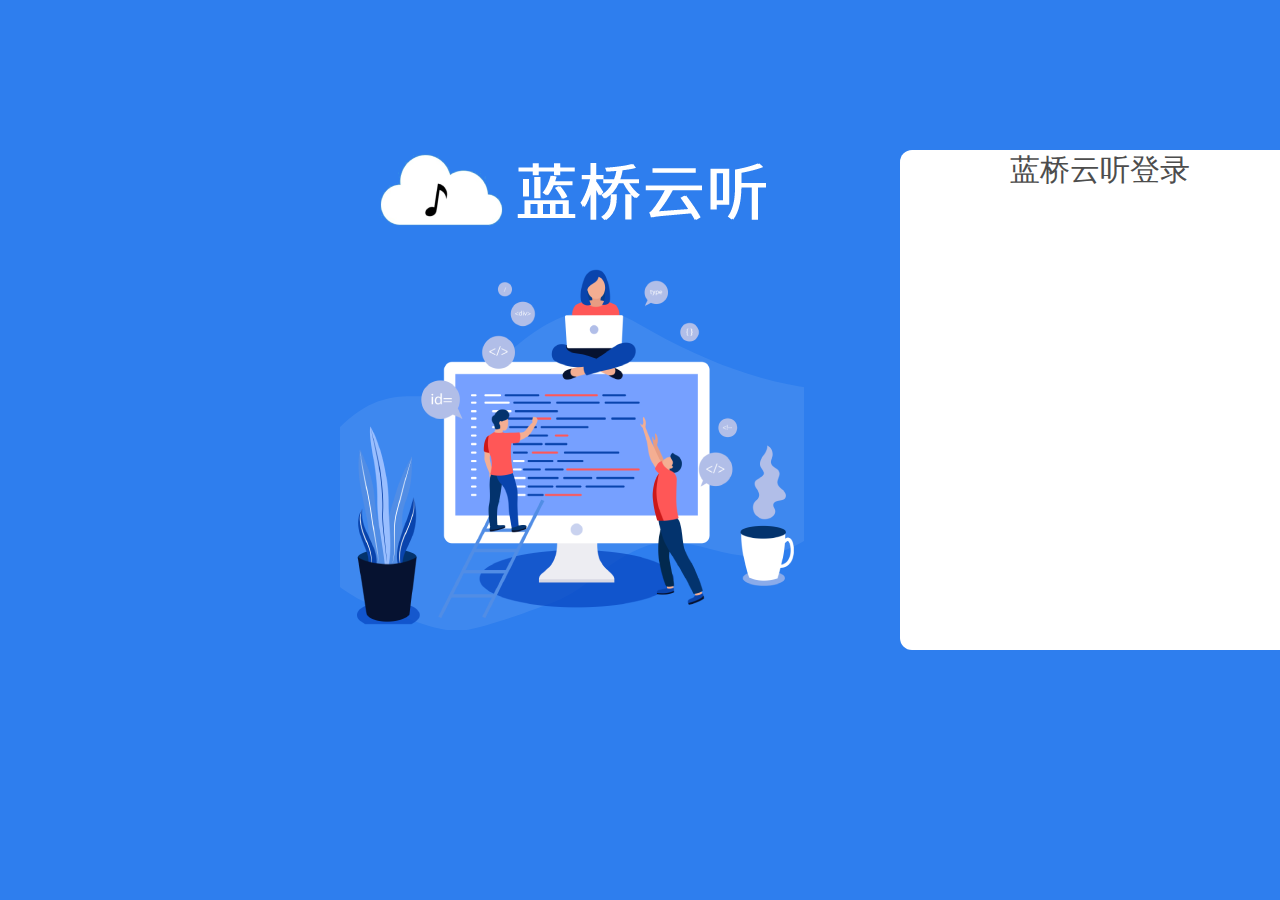
<file: index.html>
<!DOCTYPE html>
<html lang="en">

<head>
  <meta charset="UTF-8" />
  <meta http-equiv="X-UA-Compatible" content="IE=edge" />
  <meta http-equiv="X-UA-Compatible" content="IE=edge" />
  <meta name="viewport" content="width=device-width, initial-scale=1.0" />
  <link rel="icon" href="./favicon.ico">
  <link rel="stylesheet" href="styles/global.css">
  <title>蓝桥云听</title>
  <style>
    body {
      background-color: #2E7EEE;
      background-image: url(images/img-banner-bg.png);
      background-position-x: 340px;
      background-position-y: 130px;
      background-repeat: no-repeat;
    }

    .form-content {
      width: 400px;
      height: 500px;
      background-color: #fff;
      margin-left: 900px;
      margin-top: 150px;
      border-radius: 12px;
    }
    .login-font {
      font-size: 30px;
      color: #4D4D4D;
      text-align: center;
    }
  </style>
</head>

<body>
  <div class="form-content">
    <p class="login-font">蓝桥云听登录</p>
    <form action="">

    </form>
  </div>
</body>

</html>
</file>
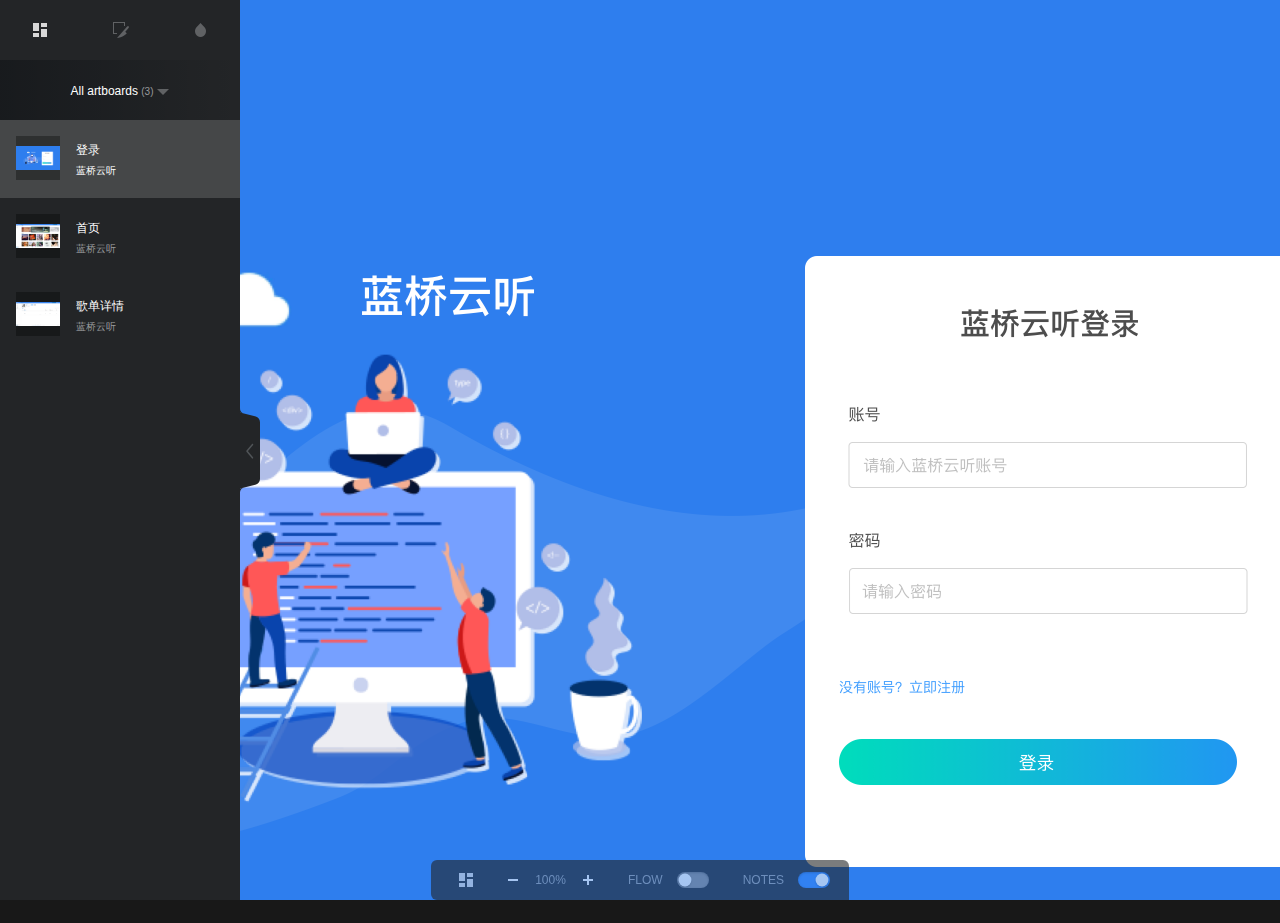
<file: mark/index.html>
<!DOCTYPE html>
<html lang="en">
<head>
    <meta charset="utf-8">
    <meta http-equiv="X-UA-Compatible" content="IE=edge">
    <meta name="viewport" content="width=device-width, initial-scale=1">
    <title>Spec Export - Sketch MeaXure</title>
    <script>/*! jQuery v2.2.4 | (c) jQuery Foundation | jquery.org/license */
!function(a,b){"object"==typeof module&&"object"==typeof module.exports?module.exports=a.document?b(a,!0):function(a){if(!a.document)throw new Error("jQuery requires a window with a document");return b(a)}:b(a)}("undefined"!=typeof window?window:this,function(a,b){var c=[],d=a.document,e=c.slice,f=c.concat,g=c.push,h=c.indexOf,i={},j=i.toString,k=i.hasOwnProperty,l={},m="2.2.4",n=function(a,b){return new n.fn.init(a,b)},o=/^[\s\uFEFF\xA0]+|[\s\uFEFF\xA0]+$/g,p=/^-ms-/,q=/-([\da-z])/gi,r=function(a,b){return b.toUpperCase()};n.fn=n.prototype={jquery:m,constructor:n,selector:"",length:0,toArray:function(){return e.call(this)},get:function(a){return null!=a?0>a?this[a+this.length]:this[a]:e.call(this)},pushStack:function(a){var b=n.merge(this.constructor(),a);return b.prevObject=this,b.context=this.context,b},each:function(a){return n.each(this,a)},map:function(a){return this.pushStack(n.map(this,function(b,c){return a.call(b,c,b)}))},slice:function(){return this.pushStack(e.apply(this,arguments))},first:function(){return this.eq(0)},last:function(){return this.eq(-1)},eq:function(a){var b=this.length,c=+a+(0>a?b:0);return this.pushStack(c>=0&&b>c?[this[c]]:[])},end:function(){return this.prevObject||this.constructor()},push:g,sort:c.sort,splice:c.splice},n.extend=n.fn.extend=function(){var a,b,c,d,e,f,g=arguments[0]||{},h=1,i=arguments.length,j=!1;for("boolean"==typeof g&&(j=g,g=arguments[h]||{},h++),"object"==typeof g||n.isFunction(g)||(g={}),h===i&&(g=this,h--);i>h;h++)if(null!=(a=arguments[h]))for(b in a)c=g[b],d=a[b],g!==d&&(j&&d&&(n.isPlainObject(d)||(e=n.isArray(d)))?(e?(e=!1,f=c&&n.isArray(c)?c:[]):f=c&&n.isPlainObject(c)?c:{},g[b]=n.extend(j,f,d)):void 0!==d&&(g[b]=d));return g},n.extend({expando:"jQuery"+(m+Math.random()).replace(/\D/g,""),isReady:!0,error:function(a){throw new Error(a)},noop:function(){},isFunction:function(a){return"function"===n.type(a)},isArray:Array.isArray,isWindow:function(a){return null!=a&&a===a.window},isNumeric:function(a){var b=a&&a.toString();return!n.isArray(a)&&b-parseFloat(b)+1>=0},isPlainObject:function(a){var b;if("object"!==n.type(a)||a.nodeType||n.isWindow(a))return!1;if(a.constructor&&!k.call(a,"constructor")&&!k.call(a.constructor.prototype||{},"isPrototypeOf"))return!1;for(b in a);return void 0===b||k.call(a,b)},isEmptyObject:function(a){var b;for(b in a)return!1;return!0},type:function(a){return null==a?a+"":"object"==typeof a||"function"==typeof a?i[j.call(a)]||"object":typeof a},globalEval:function(a){var b,c=eval;a=n.trim(a),a&&(1===a.indexOf("use strict")?(b=d.createElement("script"),b.text=a,d.head.appendChild(b).parentNode.removeChild(b)):c(a))},camelCase:function(a){return a.replace(p,"ms-").replace(q,r)},nodeName:function(a,b){return a.nodeName&&a.nodeName.toLowerCase()===b.toLowerCase()},each:function(a,b){var c,d=0;if(s(a)){for(c=a.length;c>d;d++)if(b.call(a[d],d,a[d])===!1)break}else for(d in a)if(b.call(a[d],d,a[d])===!1)break;return a},trim:function(a){return null==a?"":(a+"").replace(o,"")},makeArray:function(a,b){var c=b||[];return null!=a&&(s(Object(a))?n.merge(c,"string"==typeof a?[a]:a):g.call(c,a)),c},inArray:function(a,b,c){return null==b?-1:h.call(b,a,c)},merge:function(a,b){for(var c=+b.length,d=0,e=a.length;c>d;d++)a[e++]=b[d];return a.length=e,a},grep:function(a,b,c){for(var d,e=[],f=0,g=a.length,h=!c;g>f;f++)d=!b(a[f],f),d!==h&&e.push(a[f]);return e},map:function(a,b,c){var d,e,g=0,h=[];if(s(a))for(d=a.length;d>g;g++)e=b(a[g],g,c),null!=e&&h.push(e);else for(g in a)e=b(a[g],g,c),null!=e&&h.push(e);return f.apply([],h)},guid:1,proxy:function(a,b){var c,d,f;return"string"==typeof b&&(c=a[b],b=a,a=c),n.isFunction(a)?(d=e.call(arguments,2),f=function(){return a.apply(b||this,d.concat(e.call(arguments)))},f.guid=a.guid=a.guid||n.guid++,f):void 0},now:Date.now,support:l}),"function"==typeof Symbol&&(n.fn[Symbol.iterator]=c[Symbol.iterator]),n.each("Boolean Number String Function Array Date RegExp Object Error Symbol".split(" "),function(a,b){i["[object "+b+"]"]=b.toLowerCase()});function s(a){var b=!!a&&"length"in a&&a.length,c=n.type(a);return"function"===c||n.isWindow(a)?!1:"array"===c||0===b||"number"==typeof b&&b>0&&b-1 in a}var t=function(a){var b,c,d,e,f,g,h,i,j,k,l,m,n,o,p,q,r,s,t,u="sizzle"+1*new Date,v=a.document,w=0,x=0,y=ga(),z=ga(),A=ga(),B=function(a,b){return a===b&&(l=!0),0},C=1<<31,D={}.hasOwnProperty,E=[],F=E.pop,G=E.push,H=E.push,I=E.slice,J=function(a,b){for(var c=0,d=a.length;d>c;c++)if(a[c]===b)return c;return-1},K="checked|selected|async|autofocus|autoplay|controls|defer|disabled|hidden|ismap|loop|multiple|open|readonly|required|scoped",L="[\\x20\\t\\r\\n\\f]",M="(?:\\\\.|[\\w-]|[^\\x00-\\xa0])+",N="\\["+L+"*("+M+")(?:"+L+"*([*^$|!~]?=)"+L+"*(?:'((?:\\\\.|[^\\\\'])*)'|\"((?:\\\\.|[^\\\\\"])*)\"|("+M+"))|)"+L+"*\\]",O=":("+M+")(?:\\((('((?:\\\\.|[^\\\\'])*)'|\"((?:\\\\.|[^\\\\\"])*)\")|((?:\\\\.|[^\\\\()[\\]]|"+N+")*)|.*)\\)|)",P=new RegExp(L+"+","g"),Q=new RegExp("^"+L+"+|((?:^|[^\\\\])(?:\\\\.)*)"+L+"+$","g"),R=new RegExp("^"+L+"*,"+L+"*"),S=new RegExp("^"+L+"*([>+~]|"+L+")"+L+"*"),T=new RegExp("="+L+"*([^\\]'\"]*?)"+L+"*\\]","g"),U=new RegExp(O),V=new RegExp("^"+M+"$"),W={ID:new RegExp("^#("+M+")"),CLASS:new RegExp("^\\.("+M+")"),TAG:new RegExp("^("+M+"|[*])"),ATTR:new RegExp("^"+N),PSEUDO:new RegExp("^"+O),CHILD:new RegExp("^:(only|first|last|nth|nth-last)-(child|of-type)(?:\\("+L+"*(even|odd|(([+-]|)(\\d*)n|)"+L+"*(?:([+-]|)"+L+"*(\\d+)|))"+L+"*\\)|)","i"),bool:new RegExp("^(?:"+K+")$","i"),needsContext:new RegExp("^"+L+"*[>+~]|:(even|odd|eq|gt|lt|nth|first|last)(?:\\("+L+"*((?:-\\d)?\\d*)"+L+"*\\)|)(?=[^-]|$)","i")},X=/^(?:input|select|textarea|button)$/i,Y=/^h\d$/i,Z=/^[^{]+\{\s*\[native \w/,$=/^(?:#([\w-]+)|(\w+)|\.([\w-]+))$/,_=/[+~]/,aa=/'|\\/g,ba=new RegExp("\\\\([\\da-f]{1,6}"+L+"?|("+L+")|.)","ig"),ca=function(a,b,c){var d="0x"+b-65536;return d!==d||c?b:0>d?String.fromCharCode(d+65536):String.fromCharCode(d>>10|55296,1023&d|56320)},da=function(){m()};try{H.apply(E=I.call(v.childNodes),v.childNodes),E[v.childNodes.length].nodeType}catch(ea){H={apply:E.length?function(a,b){G.apply(a,I.call(b))}:function(a,b){var c=a.length,d=0;while(a[c++]=b[d++]);a.length=c-1}}}function fa(a,b,d,e){var f,h,j,k,l,o,r,s,w=b&&b.ownerDocument,x=b?b.nodeType:9;if(d=d||[],"string"!=typeof a||!a||1!==x&&9!==x&&11!==x)return d;if(!e&&((b?b.ownerDocument||b:v)!==n&&m(b),b=b||n,p)){if(11!==x&&(o=$.exec(a)))if(f=o[1]){if(9===x){if(!(j=b.getElementById(f)))return d;if(j.id===f)return d.push(j),d}else if(w&&(j=w.getElementById(f))&&t(b,j)&&j.id===f)return d.push(j),d}else{if(o[2])return H.apply(d,b.getElementsByTagName(a)),d;if((f=o[3])&&c.getElementsByClassName&&b.getElementsByClassName)return H.apply(d,b.getElementsByClassName(f)),d}if(c.qsa&&!A[a+" "]&&(!q||!q.test(a))){if(1!==x)w=b,s=a;else if("object"!==b.nodeName.toLowerCase()){(k=b.getAttribute("id"))?k=k.replace(aa,"\\$&"):b.setAttribute("id",k=u),r=g(a),h=r.length,l=V.test(k)?"#"+k:"[id='"+k+"']";while(h--)r[h]=l+" "+qa(r[h]);s=r.join(","),w=_.test(a)&&oa(b.parentNode)||b}if(s)try{return H.apply(d,w.querySelectorAll(s)),d}catch(y){}finally{k===u&&b.removeAttribute("id")}}}return i(a.replace(Q,"$1"),b,d,e)}function ga(){var a=[];function b(c,e){return a.push(c+" ")>d.cacheLength&&delete b[a.shift()],b[c+" "]=e}return b}function ha(a){return a[u]=!0,a}function ia(a){var b=n.createElement("div");try{return!!a(b)}catch(c){return!1}finally{b.parentNode&&b.parentNode.removeChild(b),b=null}}function ja(a,b){var c=a.split("|"),e=c.length;while(e--)d.attrHandle[c[e]]=b}function ka(a,b){var c=b&&a,d=c&&1===a.nodeType&&1===b.nodeType&&(~b.sourceIndex||C)-(~a.sourceIndex||C);if(d)return d;if(c)while(c=c.nextSibling)if(c===b)return-1;return a?1:-1}function la(a){return function(b){var c=b.nodeName.toLowerCase();return"input"===c&&b.type===a}}function ma(a){return function(b){var c=b.nodeName.toLowerCase();return("input"===c||"button"===c)&&b.type===a}}function na(a){return ha(function(b){return b=+b,ha(function(c,d){var e,f=a([],c.length,b),g=f.length;while(g--)c[e=f[g]]&&(c[e]=!(d[e]=c[e]))})})}function oa(a){return a&&"undefined"!=typeof a.getElementsByTagName&&a}c=fa.support={},f=fa.isXML=function(a){var b=a&&(a.ownerDocument||a).documentElement;return b?"HTML"!==b.nodeName:!1},m=fa.setDocument=function(a){var b,e,g=a?a.ownerDocument||a:v;return g!==n&&9===g.nodeType&&g.documentElement?(n=g,o=n.documentElement,p=!f(n),(e=n.defaultView)&&e.top!==e&&(e.addEventListener?e.addEventListener("unload",da,!1):e.attachEvent&&e.attachEvent("onunload",da)),c.attributes=ia(function(a){return a.className="i",!a.getAttribute("className")}),c.getElementsByTagName=ia(function(a){return a.appendChild(n.createComment("")),!a.getElementsByTagName("*").length}),c.getElementsByClassName=Z.test(n.getElementsByClassName),c.getById=ia(function(a){return o.appendChild(a).id=u,!n.getElementsByName||!n.getElementsByName(u).length}),c.getById?(d.find.ID=function(a,b){if("undefined"!=typeof b.getElementById&&p){var c=b.getElementById(a);return c?[c]:[]}},d.filter.ID=function(a){var b=a.replace(ba,ca);return function(a){return a.getAttribute("id")===b}}):(delete d.find.ID,d.filter.ID=function(a){var b=a.replace(ba,ca);return function(a){var c="undefined"!=typeof a.getAttributeNode&&a.getAttributeNode("id");return c&&c.value===b}}),d.find.TAG=c.getElementsByTagName?function(a,b){return"undefined"!=typeof b.getElementsByTagName?b.getElementsByTagName(a):c.qsa?b.querySelectorAll(a):void 0}:function(a,b){var c,d=[],e=0,f=b.getElementsByTagName(a);if("*"===a){while(c=f[e++])1===c.nodeType&&d.push(c);return d}return f},d.find.CLASS=c.getElementsByClassName&&function(a,b){return"undefined"!=typeof b.getElementsByClassName&&p?b.getElementsByClassName(a):void 0},r=[],q=[],(c.qsa=Z.test(n.querySelectorAll))&&(ia(function(a){o.appendChild(a).innerHTML="<a id='"+u+"'></a><select id='"+u+"-\r\\' msallowcapture=''><option selected=''></option></select>",a.querySelectorAll("[msallowcapture^='']").length&&q.push("[*^$]="+L+"*(?:''|\"\")"),a.querySelectorAll("[selected]").length||q.push("\\["+L+"*(?:value|"+K+")"),a.querySelectorAll("[id~="+u+"-]").length||q.push("~="),a.querySelectorAll(":checked").length||q.push(":checked"),a.querySelectorAll("a#"+u+"+*").length||q.push(".#.+[+~]")}),ia(function(a){var b=n.createElement("input");b.setAttribute("type","hidden"),a.appendChild(b).setAttribute("name","D"),a.querySelectorAll("[name=d]").length&&q.push("name"+L+"*[*^$|!~]?="),a.querySelectorAll(":enabled").length||q.push(":enabled",":disabled"),a.querySelectorAll("*,:x"),q.push(",.*:")})),(c.matchesSelector=Z.test(s=o.matches||o.webkitMatchesSelector||o.mozMatchesSelector||o.oMatchesSelector||o.msMatchesSelector))&&ia(function(a){c.disconnectedMatch=s.call(a,"div"),s.call(a,"[s!='']:x"),r.push("!=",O)}),q=q.length&&new RegExp(q.join("|")),r=r.length&&new RegExp(r.join("|")),b=Z.test(o.compareDocumentPosition),t=b||Z.test(o.contains)?function(a,b){var c=9===a.nodeType?a.documentElement:a,d=b&&b.parentNode;return a===d||!(!d||1!==d.nodeType||!(c.contains?c.contains(d):a.compareDocumentPosition&&16&a.compareDocumentPosition(d)))}:function(a,b){if(b)while(b=b.parentNode)if(b===a)return!0;return!1},B=b?function(a,b){if(a===b)return l=!0,0;var d=!a.compareDocumentPosition-!b.compareDocumentPosition;return d?d:(d=(a.ownerDocument||a)===(b.ownerDocument||b)?a.compareDocumentPosition(b):1,1&d||!c.sortDetached&&b.compareDocumentPosition(a)===d?a===n||a.ownerDocument===v&&t(v,a)?-1:b===n||b.ownerDocument===v&&t(v,b)?1:k?J(k,a)-J(k,b):0:4&d?-1:1)}:function(a,b){if(a===b)return l=!0,0;var c,d=0,e=a.parentNode,f=b.parentNode,g=[a],h=[b];if(!e||!f)return a===n?-1:b===n?1:e?-1:f?1:k?J(k,a)-J(k,b):0;if(e===f)return ka(a,b);c=a;while(c=c.parentNode)g.unshift(c);c=b;while(c=c.parentNode)h.unshift(c);while(g[d]===h[d])d++;return d?ka(g[d],h[d]):g[d]===v?-1:h[d]===v?1:0},n):n},fa.matches=function(a,b){return fa(a,null,null,b)},fa.matchesSelector=function(a,b){if((a.ownerDocument||a)!==n&&m(a),b=b.replace(T,"='$1']"),c.matchesSelector&&p&&!A[b+" "]&&(!r||!r.test(b))&&(!q||!q.test(b)))try{var d=s.call(a,b);if(d||c.disconnectedMatch||a.document&&11!==a.document.nodeType)return d}catch(e){}return fa(b,n,null,[a]).length>0},fa.contains=function(a,b){return(a.ownerDocument||a)!==n&&m(a),t(a,b)},fa.attr=function(a,b){(a.ownerDocument||a)!==n&&m(a);var e=d.attrHandle[b.toLowerCase()],f=e&&D.call(d.attrHandle,b.toLowerCase())?e(a,b,!p):void 0;return void 0!==f?f:c.attributes||!p?a.getAttribute(b):(f=a.getAttributeNode(b))&&f.specified?f.value:null},fa.error=function(a){throw new Error("Syntax error, unrecognized expression: "+a)},fa.uniqueSort=function(a){var b,d=[],e=0,f=0;if(l=!c.detectDuplicates,k=!c.sortStable&&a.slice(0),a.sort(B),l){while(b=a[f++])b===a[f]&&(e=d.push(f));while(e--)a.splice(d[e],1)}return k=null,a},e=fa.getText=function(a){var b,c="",d=0,f=a.nodeType;if(f){if(1===f||9===f||11===f){if("string"==typeof a.textContent)return a.textContent;for(a=a.firstChild;a;a=a.nextSibling)c+=e(a)}else if(3===f||4===f)return a.nodeValue}else while(b=a[d++])c+=e(b);return c},d=fa.selectors={cacheLength:50,createPseudo:ha,match:W,attrHandle:{},find:{},relative:{">":{dir:"parentNode",first:!0}," ":{dir:"parentNode"},"+":{dir:"previousSibling",first:!0},"~":{dir:"previousSibling"}},preFilter:{ATTR:function(a){return a[1]=a[1].replace(ba,ca),a[3]=(a[3]||a[4]||a[5]||"").replace(ba,ca),"~="===a[2]&&(a[3]=" "+a[3]+" "),a.slice(0,4)},CHILD:function(a){return a[1]=a[1].toLowerCase(),"nth"===a[1].slice(0,3)?(a[3]||fa.error(a[0]),a[4]=+(a[4]?a[5]+(a[6]||1):2*("even"===a[3]||"odd"===a[3])),a[5]=+(a[7]+a[8]||"odd"===a[3])):a[3]&&fa.error(a[0]),a},PSEUDO:function(a){var b,c=!a[6]&&a[2];return W.CHILD.test(a[0])?null:(a[3]?a[2]=a[4]||a[5]||"":c&&U.test(c)&&(b=g(c,!0))&&(b=c.indexOf(")",c.length-b)-c.length)&&(a[0]=a[0].slice(0,b),a[2]=c.slice(0,b)),a.slice(0,3))}},filter:{TAG:function(a){var b=a.replace(ba,ca).toLowerCase();return"*"===a?function(){return!0}:function(a){return a.nodeName&&a.nodeName.toLowerCase()===b}},CLASS:function(a){var b=y[a+" "];return b||(b=new RegExp("(^|"+L+")"+a+"("+L+"|$)"))&&y(a,function(a){return b.test("string"==typeof a.className&&a.className||"undefined"!=typeof a.getAttribute&&a.getAttribute("class")||"")})},ATTR:function(a,b,c){return function(d){var e=fa.attr(d,a);return null==e?"!="===b:b?(e+="","="===b?e===c:"!="===b?e!==c:"^="===b?c&&0===e.indexOf(c):"*="===b?c&&e.indexOf(c)>-1:"$="===b?c&&e.slice(-c.length)===c:"~="===b?(" "+e.replace(P," ")+" ").indexOf(c)>-1:"|="===b?e===c||e.slice(0,c.length+1)===c+"-":!1):!0}},CHILD:function(a,b,c,d,e){var f="nth"!==a.slice(0,3),g="last"!==a.slice(-4),h="of-type"===b;return 1===d&&0===e?function(a){return!!a.parentNode}:function(b,c,i){var j,k,l,m,n,o,p=f!==g?"nextSibling":"previousSibling",q=b.parentNode,r=h&&b.nodeName.toLowerCase(),s=!i&&!h,t=!1;if(q){if(f){while(p){m=b;while(m=m[p])if(h?m.nodeName.toLowerCase()===r:1===m.nodeType)return!1;o=p="only"===a&&!o&&"nextSibling"}return!0}if(o=[g?q.firstChild:q.lastChild],g&&s){m=q,l=m[u]||(m[u]={}),k=l[m.uniqueID]||(l[m.uniqueID]={}),j=k[a]||[],n=j[0]===w&&j[1],t=n&&j[2],m=n&&q.childNodes[n];while(m=++n&&m&&m[p]||(t=n=0)||o.pop())if(1===m.nodeType&&++t&&m===b){k[a]=[w,n,t];break}}else if(s&&(m=b,l=m[u]||(m[u]={}),k=l[m.uniqueID]||(l[m.uniqueID]={}),j=k[a]||[],n=j[0]===w&&j[1],t=n),t===!1)while(m=++n&&m&&m[p]||(t=n=0)||o.pop())if((h?m.nodeName.toLowerCase()===r:1===m.nodeType)&&++t&&(s&&(l=m[u]||(m[u]={}),k=l[m.uniqueID]||(l[m.uniqueID]={}),k[a]=[w,t]),m===b))break;return t-=e,t===d||t%d===0&&t/d>=0}}},PSEUDO:function(a,b){var c,e=d.pseudos[a]||d.setFilters[a.toLowerCase()]||fa.error("unsupported pseudo: "+a);return e[u]?e(b):e.length>1?(c=[a,a,"",b],d.setFilters.hasOwnProperty(a.toLowerCase())?ha(function(a,c){var d,f=e(a,b),g=f.length;while(g--)d=J(a,f[g]),a[d]=!(c[d]=f[g])}):function(a){return e(a,0,c)}):e}},pseudos:{not:ha(function(a){var b=[],c=[],d=h(a.replace(Q,"$1"));return d[u]?ha(function(a,b,c,e){var f,g=d(a,null,e,[]),h=a.length;while(h--)(f=g[h])&&(a[h]=!(b[h]=f))}):function(a,e,f){return b[0]=a,d(b,null,f,c),b[0]=null,!c.pop()}}),has:ha(function(a){return function(b){return fa(a,b).length>0}}),contains:ha(function(a){return a=a.replace(ba,ca),function(b){return(b.textContent||b.innerText||e(b)).indexOf(a)>-1}}),lang:ha(function(a){return V.test(a||"")||fa.error("unsupported lang: "+a),a=a.replace(ba,ca).toLowerCase(),function(b){var c;do if(c=p?b.lang:b.getAttribute("xml:lang")||b.getAttribute("lang"))return c=c.toLowerCase(),c===a||0===c.indexOf(a+"-");while((b=b.parentNode)&&1===b.nodeType);return!1}}),target:function(b){var c=a.location&&a.location.hash;return c&&c.slice(1)===b.id},root:function(a){return a===o},focus:function(a){return a===n.activeElement&&(!n.hasFocus||n.hasFocus())&&!!(a.type||a.href||~a.tabIndex)},enabled:function(a){return a.disabled===!1},disabled:function(a){return a.disabled===!0},checked:function(a){var b=a.nodeName.toLowerCase();return"input"===b&&!!a.checked||"option"===b&&!!a.selected},selected:function(a){return a.parentNode&&a.parentNode.selectedIndex,a.selected===!0},empty:function(a){for(a=a.firstChild;a;a=a.nextSibling)if(a.nodeType<6)return!1;return!0},parent:function(a){return!d.pseudos.empty(a)},header:function(a){return Y.test(a.nodeName)},input:function(a){return X.test(a.nodeName)},button:function(a){var b=a.nodeName.toLowerCase();return"input"===b&&"button"===a.type||"button"===b},text:function(a){var b;return"input"===a.nodeName.toLowerCase()&&"text"===a.type&&(null==(b=a.getAttribute("type"))||"text"===b.toLowerCase())},first:na(function(){return[0]}),last:na(function(a,b){return[b-1]}),eq:na(function(a,b,c){return[0>c?c+b:c]}),even:na(function(a,b){for(var c=0;b>c;c+=2)a.push(c);return a}),odd:na(function(a,b){for(var c=1;b>c;c+=2)a.push(c);return a}),lt:na(function(a,b,c){for(var d=0>c?c+b:c;--d>=0;)a.push(d);return a}),gt:na(function(a,b,c){for(var d=0>c?c+b:c;++d<b;)a.push(d);return a})}},d.pseudos.nth=d.pseudos.eq;for(b in{radio:!0,checkbox:!0,file:!0,password:!0,image:!0})d.pseudos[b]=la(b);for(b in{submit:!0,reset:!0})d.pseudos[b]=ma(b);function pa(){}pa.prototype=d.filters=d.pseudos,d.setFilters=new pa,g=fa.tokenize=function(a,b){var c,e,f,g,h,i,j,k=z[a+" "];if(k)return b?0:k.slice(0);h=a,i=[],j=d.preFilter;while(h){c&&!(e=R.exec(h))||(e&&(h=h.slice(e[0].length)||h),i.push(f=[])),c=!1,(e=S.exec(h))&&(c=e.shift(),f.push({value:c,type:e[0].replace(Q," ")}),h=h.slice(c.length));for(g in d.filter)!(e=W[g].exec(h))||j[g]&&!(e=j[g](e))||(c=e.shift(),f.push({value:c,type:g,matches:e}),h=h.slice(c.length));if(!c)break}return b?h.length:h?fa.error(a):z(a,i).slice(0)};function qa(a){for(var b=0,c=a.length,d="";c>b;b++)d+=a[b].value;return d}function ra(a,b,c){var d=b.dir,e=c&&"parentNode"===d,f=x++;return b.first?function(b,c,f){while(b=b[d])if(1===b.nodeType||e)return a(b,c,f)}:function(b,c,g){var h,i,j,k=[w,f];if(g){while(b=b[d])if((1===b.nodeType||e)&&a(b,c,g))return!0}else while(b=b[d])if(1===b.nodeType||e){if(j=b[u]||(b[u]={}),i=j[b.uniqueID]||(j[b.uniqueID]={}),(h=i[d])&&h[0]===w&&h[1]===f)return k[2]=h[2];if(i[d]=k,k[2]=a(b,c,g))return!0}}}function sa(a){return a.length>1?function(b,c,d){var e=a.length;while(e--)if(!a[e](b,c,d))return!1;return!0}:a[0]}function ta(a,b,c){for(var d=0,e=b.length;e>d;d++)fa(a,b[d],c);return c}function ua(a,b,c,d,e){for(var f,g=[],h=0,i=a.length,j=null!=b;i>h;h++)(f=a[h])&&(c&&!c(f,d,e)||(g.push(f),j&&b.push(h)));return g}function va(a,b,c,d,e,f){return d&&!d[u]&&(d=va(d)),e&&!e[u]&&(e=va(e,f)),ha(function(f,g,h,i){var j,k,l,m=[],n=[],o=g.length,p=f||ta(b||"*",h.nodeType?[h]:h,[]),q=!a||!f&&b?p:ua(p,m,a,h,i),r=c?e||(f?a:o||d)?[]:g:q;if(c&&c(q,r,h,i),d){j=ua(r,n),d(j,[],h,i),k=j.length;while(k--)(l=j[k])&&(r[n[k]]=!(q[n[k]]=l))}if(f){if(e||a){if(e){j=[],k=r.length;while(k--)(l=r[k])&&j.push(q[k]=l);e(null,r=[],j,i)}k=r.length;while(k--)(l=r[k])&&(j=e?J(f,l):m[k])>-1&&(f[j]=!(g[j]=l))}}else r=ua(r===g?r.splice(o,r.length):r),e?e(null,g,r,i):H.apply(g,r)})}function wa(a){for(var b,c,e,f=a.length,g=d.relative[a[0].type],h=g||d.relative[" "],i=g?1:0,k=ra(function(a){return a===b},h,!0),l=ra(function(a){return J(b,a)>-1},h,!0),m=[function(a,c,d){var e=!g&&(d||c!==j)||((b=c).nodeType?k(a,c,d):l(a,c,d));return b=null,e}];f>i;i++)if(c=d.relative[a[i].type])m=[ra(sa(m),c)];else{if(c=d.filter[a[i].type].apply(null,a[i].matches),c[u]){for(e=++i;f>e;e++)if(d.relative[a[e].type])break;return va(i>1&&sa(m),i>1&&qa(a.slice(0,i-1).concat({value:" "===a[i-2].type?"*":""})).replace(Q,"$1"),c,e>i&&wa(a.slice(i,e)),f>e&&wa(a=a.slice(e)),f>e&&qa(a))}m.push(c)}return sa(m)}function xa(a,b){var c=b.length>0,e=a.length>0,f=function(f,g,h,i,k){var l,o,q,r=0,s="0",t=f&&[],u=[],v=j,x=f||e&&d.find.TAG("*",k),y=w+=null==v?1:Math.random()||.1,z=x.length;for(k&&(j=g===n||g||k);s!==z&&null!=(l=x[s]);s++){if(e&&l){o=0,g||l.ownerDocument===n||(m(l),h=!p);while(q=a[o++])if(q(l,g||n,h)){i.push(l);break}k&&(w=y)}c&&((l=!q&&l)&&r--,f&&t.push(l))}if(r+=s,c&&s!==r){o=0;while(q=b[o++])q(t,u,g,h);if(f){if(r>0)while(s--)t[s]||u[s]||(u[s]=F.call(i));u=ua(u)}H.apply(i,u),k&&!f&&u.length>0&&r+b.length>1&&fa.uniqueSort(i)}return k&&(w=y,j=v),t};return c?ha(f):f}return h=fa.compile=function(a,b){var c,d=[],e=[],f=A[a+" "];if(!f){b||(b=g(a)),c=b.length;while(c--)f=wa(b[c]),f[u]?d.push(f):e.push(f);f=A(a,xa(e,d)),f.selector=a}return f},i=fa.select=function(a,b,e,f){var i,j,k,l,m,n="function"==typeof a&&a,o=!f&&g(a=n.selector||a);if(e=e||[],1===o.length){if(j=o[0]=o[0].slice(0),j.length>2&&"ID"===(k=j[0]).type&&c.getById&&9===b.nodeType&&p&&d.relative[j[1].type]){if(b=(d.find.ID(k.matches[0].replace(ba,ca),b)||[])[0],!b)return e;n&&(b=b.parentNode),a=a.slice(j.shift().value.length)}i=W.needsContext.test(a)?0:j.length;while(i--){if(k=j[i],d.relative[l=k.type])break;if((m=d.find[l])&&(f=m(k.matches[0].replace(ba,ca),_.test(j[0].type)&&oa(b.parentNode)||b))){if(j.splice(i,1),a=f.length&&qa(j),!a)return H.apply(e,f),e;break}}}return(n||h(a,o))(f,b,!p,e,!b||_.test(a)&&oa(b.parentNode)||b),e},c.sortStable=u.split("").sort(B).join("")===u,c.detectDuplicates=!!l,m(),c.sortDetached=ia(function(a){return 1&a.compareDocumentPosition(n.createElement("div"))}),ia(function(a){return a.innerHTML="<a href='#'></a>","#"===a.firstChild.getAttribute("href")})||ja("type|href|height|width",function(a,b,c){return c?void 0:a.getAttribute(b,"type"===b.toLowerCase()?1:2)}),c.attributes&&ia(function(a){return a.innerHTML="<input/>",a.firstChild.setAttribute("value",""),""===a.firstChild.getAttribute("value")})||ja("value",function(a,b,c){return c||"input"!==a.nodeName.toLowerCase()?void 0:a.defaultValue}),ia(function(a){return null==a.getAttribute("disabled")})||ja(K,function(a,b,c){var d;return c?void 0:a[b]===!0?b.toLowerCase():(d=a.getAttributeNode(b))&&d.specified?d.value:null}),fa}(a);n.find=t,n.expr=t.selectors,n.expr[":"]=n.expr.pseudos,n.uniqueSort=n.unique=t.uniqueSort,n.text=t.getText,n.isXMLDoc=t.isXML,n.contains=t.contains;var u=function(a,b,c){var d=[],e=void 0!==c;while((a=a[b])&&9!==a.nodeType)if(1===a.nodeType){if(e&&n(a).is(c))break;d.push(a)}return d},v=function(a,b){for(var c=[];a;a=a.nextSibling)1===a.nodeType&&a!==b&&c.push(a);return c},w=n.expr.match.needsContext,x=/^<([\w-]+)\s*\/?>(?:<\/\1>|)$/,y=/^.[^:#\[\.,]*$/;function z(a,b,c){if(n.isFunction(b))return n.grep(a,function(a,d){return!!b.call(a,d,a)!==c});if(b.nodeType)return n.grep(a,function(a){return a===b!==c});if("string"==typeof b){if(y.test(b))return n.filter(b,a,c);b=n.filter(b,a)}return n.grep(a,function(a){return h.call(b,a)>-1!==c})}n.filter=function(a,b,c){var d=b[0];return c&&(a=":not("+a+")"),1===b.length&&1===d.nodeType?n.find.matchesSelector(d,a)?[d]:[]:n.find.matches(a,n.grep(b,function(a){return 1===a.nodeType}))},n.fn.extend({find:function(a){var b,c=this.length,d=[],e=this;if("string"!=typeof a)return this.pushStack(n(a).filter(function(){for(b=0;c>b;b++)if(n.contains(e[b],this))return!0}));for(b=0;c>b;b++)n.find(a,e[b],d);return d=this.pushStack(c>1?n.unique(d):d),d.selector=this.selector?this.selector+" "+a:a,d},filter:function(a){return this.pushStack(z(this,a||[],!1))},not:function(a){return this.pushStack(z(this,a||[],!0))},is:function(a){return!!z(this,"string"==typeof a&&w.test(a)?n(a):a||[],!1).length}});var A,B=/^(?:\s*(<[\w\W]+>)[^>]*|#([\w-]*))$/,C=n.fn.init=function(a,b,c){var e,f;if(!a)return this;if(c=c||A,"string"==typeof a){if(e="<"===a[0]&&">"===a[a.length-1]&&a.length>=3?[null,a,null]:B.exec(a),!e||!e[1]&&b)return!b||b.jquery?(b||c).find(a):this.constructor(b).find(a);if(e[1]){if(b=b instanceof n?b[0]:b,n.merge(this,n.parseHTML(e[1],b&&b.nodeType?b.ownerDocument||b:d,!0)),x.test(e[1])&&n.isPlainObject(b))for(e in b)n.isFunction(this[e])?this[e](b[e]):this.attr(e,b[e]);return this}return f=d.getElementById(e[2]),f&&f.parentNode&&(this.length=1,this[0]=f),this.context=d,this.selector=a,this}return a.nodeType?(this.context=this[0]=a,this.length=1,this):n.isFunction(a)?void 0!==c.ready?c.ready(a):a(n):(void 0!==a.selector&&(this.selector=a.selector,this.context=a.context),n.makeArray(a,this))};C.prototype=n.fn,A=n(d);var D=/^(?:parents|prev(?:Until|All))/,E={children:!0,contents:!0,next:!0,prev:!0};n.fn.extend({has:function(a){var b=n(a,this),c=b.length;return this.filter(function(){for(var a=0;c>a;a++)if(n.contains(this,b[a]))return!0})},closest:function(a,b){for(var c,d=0,e=this.length,f=[],g=w.test(a)||"string"!=typeof a?n(a,b||this.context):0;e>d;d++)for(c=this[d];c&&c!==b;c=c.parentNode)if(c.nodeType<11&&(g?g.index(c)>-1:1===c.nodeType&&n.find.matchesSelector(c,a))){f.push(c);break}return this.pushStack(f.length>1?n.uniqueSort(f):f)},index:function(a){return a?"string"==typeof a?h.call(n(a),this[0]):h.call(this,a.jquery?a[0]:a):this[0]&&this[0].parentNode?this.first().prevAll().length:-1},add:function(a,b){return this.pushStack(n.uniqueSort(n.merge(this.get(),n(a,b))))},addBack:function(a){return this.add(null==a?this.prevObject:this.prevObject.filter(a))}});function F(a,b){while((a=a[b])&&1!==a.nodeType);return a}n.each({parent:function(a){var b=a.parentNode;return b&&11!==b.nodeType?b:null},parents:function(a){return u(a,"parentNode")},parentsUntil:function(a,b,c){return u(a,"parentNode",c)},next:function(a){return F(a,"nextSibling")},prev:function(a){return F(a,"previousSibling")},nextAll:function(a){return u(a,"nextSibling")},prevAll:function(a){return u(a,"previousSibling")},nextUntil:function(a,b,c){return u(a,"nextSibling",c)},prevUntil:function(a,b,c){return u(a,"previousSibling",c)},siblings:function(a){return v((a.parentNode||{}).firstChild,a)},children:function(a){return v(a.firstChild)},contents:function(a){return a.contentDocument||n.merge([],a.childNodes)}},function(a,b){n.fn[a]=function(c,d){var e=n.map(this,b,c);return"Until"!==a.slice(-5)&&(d=c),d&&"string"==typeof d&&(e=n.filter(d,e)),this.length>1&&(E[a]||n.uniqueSort(e),D.test(a)&&e.reverse()),this.pushStack(e)}});var G=/\S+/g;function H(a){var b={};return n.each(a.match(G)||[],function(a,c){b[c]=!0}),b}n.Callbacks=function(a){a="string"==typeof a?H(a):n.extend({},a);var b,c,d,e,f=[],g=[],h=-1,i=function(){for(e=a.once,d=b=!0;g.length;h=-1){c=g.shift();while(++h<f.length)f[h].apply(c[0],c[1])===!1&&a.stopOnFalse&&(h=f.length,c=!1)}a.memory||(c=!1),b=!1,e&&(f=c?[]:"")},j={add:function(){return f&&(c&&!b&&(h=f.length-1,g.push(c)),function d(b){n.each(b,function(b,c){n.isFunction(c)?a.unique&&j.has(c)||f.push(c):c&&c.length&&"string"!==n.type(c)&&d(c)})}(arguments),c&&!b&&i()),this},remove:function(){return n.each(arguments,function(a,b){var c;while((c=n.inArray(b,f,c))>-1)f.splice(c,1),h>=c&&h--}),this},has:function(a){return a?n.inArray(a,f)>-1:f.length>0},empty:function(){return f&&(f=[]),this},disable:function(){return e=g=[],f=c="",this},disabled:function(){return!f},lock:function(){return e=g=[],c||(f=c=""),this},locked:function(){return!!e},fireWith:function(a,c){return e||(c=c||[],c=[a,c.slice?c.slice():c],g.push(c),b||i()),this},fire:function(){return j.fireWith(this,arguments),this},fired:function(){return!!d}};return j},n.extend({Deferred:function(a){var b=[["resolve","done",n.Callbacks("once memory"),"resolved"],["reject","fail",n.Callbacks("once memory"),"rejected"],["notify","progress",n.Callbacks("memory")]],c="pending",d={state:function(){return c},always:function(){return e.done(arguments).fail(arguments),this},then:function(){var a=arguments;return n.Deferred(function(c){n.each(b,function(b,f){var g=n.isFunction(a[b])&&a[b];e[f[1]](function(){var a=g&&g.apply(this,arguments);a&&n.isFunction(a.promise)?a.promise().progress(c.notify).done(c.resolve).fail(c.reject):c[f[0]+"With"](this===d?c.promise():this,g?[a]:arguments)})}),a=null}).promise()},promise:function(a){return null!=a?n.extend(a,d):d}},e={};return d.pipe=d.then,n.each(b,function(a,f){var g=f[2],h=f[3];d[f[1]]=g.add,h&&g.add(function(){c=h},b[1^a][2].disable,b[2][2].lock),e[f[0]]=function(){return e[f[0]+"With"](this===e?d:this,arguments),this},e[f[0]+"With"]=g.fireWith}),d.promise(e),a&&a.call(e,e),e},when:function(a){var b=0,c=e.call(arguments),d=c.length,f=1!==d||a&&n.isFunction(a.promise)?d:0,g=1===f?a:n.Deferred(),h=function(a,b,c){return function(d){b[a]=this,c[a]=arguments.length>1?e.call(arguments):d,c===i?g.notifyWith(b,c):--f||g.resolveWith(b,c)}},i,j,k;if(d>1)for(i=new Array(d),j=new Array(d),k=new Array(d);d>b;b++)c[b]&&n.isFunction(c[b].promise)?c[b].promise().progress(h(b,j,i)).done(h(b,k,c)).fail(g.reject):--f;return f||g.resolveWith(k,c),g.promise()}});var I;n.fn.ready=function(a){return n.ready.promise().done(a),this},n.extend({isReady:!1,readyWait:1,holdReady:function(a){a?n.readyWait++:n.ready(!0)},ready:function(a){(a===!0?--n.readyWait:n.isReady)||(n.isReady=!0,a!==!0&&--n.readyWait>0||(I.resolveWith(d,[n]),n.fn.triggerHandler&&(n(d).triggerHandler("ready"),n(d).off("ready"))))}});function J(){d.removeEventListener("DOMContentLoaded",J),a.removeEventListener("load",J),n.ready()}n.ready.promise=function(b){return I||(I=n.Deferred(),"complete"===d.readyState||"loading"!==d.readyState&&!d.documentElement.doScroll?a.setTimeout(n.ready):(d.addEventListener("DOMContentLoaded",J),a.addEventListener("load",J))),I.promise(b)},n.ready.promise();var K=function(a,b,c,d,e,f,g){var h=0,i=a.length,j=null==c;if("object"===n.type(c)){e=!0;for(h in c)K(a,b,h,c[h],!0,f,g)}else if(void 0!==d&&(e=!0,n.isFunction(d)||(g=!0),j&&(g?(b.call(a,d),b=null):(j=b,b=function(a,b,c){return j.call(n(a),c)})),b))for(;i>h;h++)b(a[h],c,g?d:d.call(a[h],h,b(a[h],c)));return e?a:j?b.call(a):i?b(a[0],c):f},L=function(a){return 1===a.nodeType||9===a.nodeType||!+a.nodeType};function M(){this.expando=n.expando+M.uid++}M.uid=1,M.prototype={register:function(a,b){var c=b||{};return a.nodeType?a[this.expando]=c:Object.defineProperty(a,this.expando,{value:c,writable:!0,configurable:!0}),a[this.expando]},cache:function(a){if(!L(a))return{};var b=a[this.expando];return b||(b={},L(a)&&(a.nodeType?a[this.expando]=b:Object.defineProperty(a,this.expando,{value:b,configurable:!0}))),b},set:function(a,b,c){var d,e=this.cache(a);if("string"==typeof b)e[b]=c;else for(d in b)e[d]=b[d];return e},get:function(a,b){return void 0===b?this.cache(a):a[this.expando]&&a[this.expando][b]},access:function(a,b,c){var d;return void 0===b||b&&"string"==typeof b&&void 0===c?(d=this.get(a,b),void 0!==d?d:this.get(a,n.camelCase(b))):(this.set(a,b,c),void 0!==c?c:b)},remove:function(a,b){var c,d,e,f=a[this.expando];if(void 0!==f){if(void 0===b)this.register(a);else{n.isArray(b)?d=b.concat(b.map(n.camelCase)):(e=n.camelCase(b),b in f?d=[b,e]:(d=e,d=d in f?[d]:d.match(G)||[])),c=d.length;while(c--)delete f[d[c]]}(void 0===b||n.isEmptyObject(f))&&(a.nodeType?a[this.expando]=void 0:delete a[this.expando])}},hasData:function(a){var b=a[this.expando];return void 0!==b&&!n.isEmptyObject(b)}};var N=new M,O=new M,P=/^(?:\{[\w\W]*\}|\[[\w\W]*\])$/,Q=/[A-Z]/g;function R(a,b,c){var d;if(void 0===c&&1===a.nodeType)if(d="data-"+b.replace(Q,"-$&").toLowerCase(),c=a.getAttribute(d),"string"==typeof c){try{c="true"===c?!0:"false"===c?!1:"null"===c?null:+c+""===c?+c:P.test(c)?n.parseJSON(c):c;
}catch(e){}O.set(a,b,c)}else c=void 0;return c}n.extend({hasData:function(a){return O.hasData(a)||N.hasData(a)},data:function(a,b,c){return O.access(a,b,c)},removeData:function(a,b){O.remove(a,b)},_data:function(a,b,c){return N.access(a,b,c)},_removeData:function(a,b){N.remove(a,b)}}),n.fn.extend({data:function(a,b){var c,d,e,f=this[0],g=f&&f.attributes;if(void 0===a){if(this.length&&(e=O.get(f),1===f.nodeType&&!N.get(f,"hasDataAttrs"))){c=g.length;while(c--)g[c]&&(d=g[c].name,0===d.indexOf("data-")&&(d=n.camelCase(d.slice(5)),R(f,d,e[d])));N.set(f,"hasDataAttrs",!0)}return e}return"object"==typeof a?this.each(function(){O.set(this,a)}):K(this,function(b){var c,d;if(f&&void 0===b){if(c=O.get(f,a)||O.get(f,a.replace(Q,"-$&").toLowerCase()),void 0!==c)return c;if(d=n.camelCase(a),c=O.get(f,d),void 0!==c)return c;if(c=R(f,d,void 0),void 0!==c)return c}else d=n.camelCase(a),this.each(function(){var c=O.get(this,d);O.set(this,d,b),a.indexOf("-")>-1&&void 0!==c&&O.set(this,a,b)})},null,b,arguments.length>1,null,!0)},removeData:function(a){return this.each(function(){O.remove(this,a)})}}),n.extend({queue:function(a,b,c){var d;return a?(b=(b||"fx")+"queue",d=N.get(a,b),c&&(!d||n.isArray(c)?d=N.access(a,b,n.makeArray(c)):d.push(c)),d||[]):void 0},dequeue:function(a,b){b=b||"fx";var c=n.queue(a,b),d=c.length,e=c.shift(),f=n._queueHooks(a,b),g=function(){n.dequeue(a,b)};"inprogress"===e&&(e=c.shift(),d--),e&&("fx"===b&&c.unshift("inprogress"),delete f.stop,e.call(a,g,f)),!d&&f&&f.empty.fire()},_queueHooks:function(a,b){var c=b+"queueHooks";return N.get(a,c)||N.access(a,c,{empty:n.Callbacks("once memory").add(function(){N.remove(a,[b+"queue",c])})})}}),n.fn.extend({queue:function(a,b){var c=2;return"string"!=typeof a&&(b=a,a="fx",c--),arguments.length<c?n.queue(this[0],a):void 0===b?this:this.each(function(){var c=n.queue(this,a,b);n._queueHooks(this,a),"fx"===a&&"inprogress"!==c[0]&&n.dequeue(this,a)})},dequeue:function(a){return this.each(function(){n.dequeue(this,a)})},clearQueue:function(a){return this.queue(a||"fx",[])},promise:function(a,b){var c,d=1,e=n.Deferred(),f=this,g=this.length,h=function(){--d||e.resolveWith(f,[f])};"string"!=typeof a&&(b=a,a=void 0),a=a||"fx";while(g--)c=N.get(f[g],a+"queueHooks"),c&&c.empty&&(d++,c.empty.add(h));return h(),e.promise(b)}});var S=/[+-]?(?:\d*\.|)\d+(?:[eE][+-]?\d+|)/.source,T=new RegExp("^(?:([+-])=|)("+S+")([a-z%]*)$","i"),U=["Top","Right","Bottom","Left"],V=function(a,b){return a=b||a,"none"===n.css(a,"display")||!n.contains(a.ownerDocument,a)};function W(a,b,c,d){var e,f=1,g=20,h=d?function(){return d.cur()}:function(){return n.css(a,b,"")},i=h(),j=c&&c[3]||(n.cssNumber[b]?"":"px"),k=(n.cssNumber[b]||"px"!==j&&+i)&&T.exec(n.css(a,b));if(k&&k[3]!==j){j=j||k[3],c=c||[],k=+i||1;do f=f||".5",k/=f,n.style(a,b,k+j);while(f!==(f=h()/i)&&1!==f&&--g)}return c&&(k=+k||+i||0,e=c[1]?k+(c[1]+1)*c[2]:+c[2],d&&(d.unit=j,d.start=k,d.end=e)),e}var X=/^(?:checkbox|radio)$/i,Y=/<([\w:-]+)/,Z=/^$|\/(?:java|ecma)script/i,$={option:[1,"<select multiple='multiple'>","</select>"],thead:[1,"<table>","</table>"],col:[2,"<table><colgroup>","</colgroup></table>"],tr:[2,"<table><tbody>","</tbody></table>"],td:[3,"<table><tbody><tr>","</tr></tbody></table>"],_default:[0,"",""]};$.optgroup=$.option,$.tbody=$.tfoot=$.colgroup=$.caption=$.thead,$.th=$.td;function _(a,b){var c="undefined"!=typeof a.getElementsByTagName?a.getElementsByTagName(b||"*"):"undefined"!=typeof a.querySelectorAll?a.querySelectorAll(b||"*"):[];return void 0===b||b&&n.nodeName(a,b)?n.merge([a],c):c}function aa(a,b){for(var c=0,d=a.length;d>c;c++)N.set(a[c],"globalEval",!b||N.get(b[c],"globalEval"))}var ba=/<|&#?\w+;/;function ca(a,b,c,d,e){for(var f,g,h,i,j,k,l=b.createDocumentFragment(),m=[],o=0,p=a.length;p>o;o++)if(f=a[o],f||0===f)if("object"===n.type(f))n.merge(m,f.nodeType?[f]:f);else if(ba.test(f)){g=g||l.appendChild(b.createElement("div")),h=(Y.exec(f)||["",""])[1].toLowerCase(),i=$[h]||$._default,g.innerHTML=i[1]+n.htmlPrefilter(f)+i[2],k=i[0];while(k--)g=g.lastChild;n.merge(m,g.childNodes),g=l.firstChild,g.textContent=""}else m.push(b.createTextNode(f));l.textContent="",o=0;while(f=m[o++])if(d&&n.inArray(f,d)>-1)e&&e.push(f);else if(j=n.contains(f.ownerDocument,f),g=_(l.appendChild(f),"script"),j&&aa(g),c){k=0;while(f=g[k++])Z.test(f.type||"")&&c.push(f)}return l}!function(){var a=d.createDocumentFragment(),b=a.appendChild(d.createElement("div")),c=d.createElement("input");c.setAttribute("type","radio"),c.setAttribute("checked","checked"),c.setAttribute("name","t"),b.appendChild(c),l.checkClone=b.cloneNode(!0).cloneNode(!0).lastChild.checked,b.innerHTML="<textarea>x</textarea>",l.noCloneChecked=!!b.cloneNode(!0).lastChild.defaultValue}();var da=/^key/,ea=/^(?:mouse|pointer|contextmenu|drag|drop)|click/,fa=/^([^.]*)(?:\.(.+)|)/;function ga(){return!0}function ha(){return!1}function ia(){try{return d.activeElement}catch(a){}}function ja(a,b,c,d,e,f){var g,h;if("object"==typeof b){"string"!=typeof c&&(d=d||c,c=void 0);for(h in b)ja(a,h,c,d,b[h],f);return a}if(null==d&&null==e?(e=c,d=c=void 0):null==e&&("string"==typeof c?(e=d,d=void 0):(e=d,d=c,c=void 0)),e===!1)e=ha;else if(!e)return a;return 1===f&&(g=e,e=function(a){return n().off(a),g.apply(this,arguments)},e.guid=g.guid||(g.guid=n.guid++)),a.each(function(){n.event.add(this,b,e,d,c)})}n.event={global:{},add:function(a,b,c,d,e){var f,g,h,i,j,k,l,m,o,p,q,r=N.get(a);if(r){c.handler&&(f=c,c=f.handler,e=f.selector),c.guid||(c.guid=n.guid++),(i=r.events)||(i=r.events={}),(g=r.handle)||(g=r.handle=function(b){return"undefined"!=typeof n&&n.event.triggered!==b.type?n.event.dispatch.apply(a,arguments):void 0}),b=(b||"").match(G)||[""],j=b.length;while(j--)h=fa.exec(b[j])||[],o=q=h[1],p=(h[2]||"").split(".").sort(),o&&(l=n.event.special[o]||{},o=(e?l.delegateType:l.bindType)||o,l=n.event.special[o]||{},k=n.extend({type:o,origType:q,data:d,handler:c,guid:c.guid,selector:e,needsContext:e&&n.expr.match.needsContext.test(e),namespace:p.join(".")},f),(m=i[o])||(m=i[o]=[],m.delegateCount=0,l.setup&&l.setup.call(a,d,p,g)!==!1||a.addEventListener&&a.addEventListener(o,g)),l.add&&(l.add.call(a,k),k.handler.guid||(k.handler.guid=c.guid)),e?m.splice(m.delegateCount++,0,k):m.push(k),n.event.global[o]=!0)}},remove:function(a,b,c,d,e){var f,g,h,i,j,k,l,m,o,p,q,r=N.hasData(a)&&N.get(a);if(r&&(i=r.events)){b=(b||"").match(G)||[""],j=b.length;while(j--)if(h=fa.exec(b[j])||[],o=q=h[1],p=(h[2]||"").split(".").sort(),o){l=n.event.special[o]||{},o=(d?l.delegateType:l.bindType)||o,m=i[o]||[],h=h[2]&&new RegExp("(^|\\.)"+p.join("\\.(?:.*\\.|)")+"(\\.|$)"),g=f=m.length;while(f--)k=m[f],!e&&q!==k.origType||c&&c.guid!==k.guid||h&&!h.test(k.namespace)||d&&d!==k.selector&&("**"!==d||!k.selector)||(m.splice(f,1),k.selector&&m.delegateCount--,l.remove&&l.remove.call(a,k));g&&!m.length&&(l.teardown&&l.teardown.call(a,p,r.handle)!==!1||n.removeEvent(a,o,r.handle),delete i[o])}else for(o in i)n.event.remove(a,o+b[j],c,d,!0);n.isEmptyObject(i)&&N.remove(a,"handle events")}},dispatch:function(a){a=n.event.fix(a);var b,c,d,f,g,h=[],i=e.call(arguments),j=(N.get(this,"events")||{})[a.type]||[],k=n.event.special[a.type]||{};if(i[0]=a,a.delegateTarget=this,!k.preDispatch||k.preDispatch.call(this,a)!==!1){h=n.event.handlers.call(this,a,j),b=0;while((f=h[b++])&&!a.isPropagationStopped()){a.currentTarget=f.elem,c=0;while((g=f.handlers[c++])&&!a.isImmediatePropagationStopped())a.rnamespace&&!a.rnamespace.test(g.namespace)||(a.handleObj=g,a.data=g.data,d=((n.event.special[g.origType]||{}).handle||g.handler).apply(f.elem,i),void 0!==d&&(a.result=d)===!1&&(a.preventDefault(),a.stopPropagation()))}return k.postDispatch&&k.postDispatch.call(this,a),a.result}},handlers:function(a,b){var c,d,e,f,g=[],h=b.delegateCount,i=a.target;if(h&&i.nodeType&&("click"!==a.type||isNaN(a.button)||a.button<1))for(;i!==this;i=i.parentNode||this)if(1===i.nodeType&&(i.disabled!==!0||"click"!==a.type)){for(d=[],c=0;h>c;c++)f=b[c],e=f.selector+" ",void 0===d[e]&&(d[e]=f.needsContext?n(e,this).index(i)>-1:n.find(e,this,null,[i]).length),d[e]&&d.push(f);d.length&&g.push({elem:i,handlers:d})}return h<b.length&&g.push({elem:this,handlers:b.slice(h)}),g},props:"altKey bubbles cancelable ctrlKey currentTarget detail eventPhase metaKey relatedTarget shiftKey target timeStamp view which".split(" "),fixHooks:{},keyHooks:{props:"char charCode key keyCode".split(" "),filter:function(a,b){return null==a.which&&(a.which=null!=b.charCode?b.charCode:b.keyCode),a}},mouseHooks:{props:"button buttons clientX clientY offsetX offsetY pageX pageY screenX screenY toElement".split(" "),filter:function(a,b){var c,e,f,g=b.button;return null==a.pageX&&null!=b.clientX&&(c=a.target.ownerDocument||d,e=c.documentElement,f=c.body,a.pageX=b.clientX+(e&&e.scrollLeft||f&&f.scrollLeft||0)-(e&&e.clientLeft||f&&f.clientLeft||0),a.pageY=b.clientY+(e&&e.scrollTop||f&&f.scrollTop||0)-(e&&e.clientTop||f&&f.clientTop||0)),a.which||void 0===g||(a.which=1&g?1:2&g?3:4&g?2:0),a}},fix:function(a){if(a[n.expando])return a;var b,c,e,f=a.type,g=a,h=this.fixHooks[f];h||(this.fixHooks[f]=h=ea.test(f)?this.mouseHooks:da.test(f)?this.keyHooks:{}),e=h.props?this.props.concat(h.props):this.props,a=new n.Event(g),b=e.length;while(b--)c=e[b],a[c]=g[c];return a.target||(a.target=d),3===a.target.nodeType&&(a.target=a.target.parentNode),h.filter?h.filter(a,g):a},special:{load:{noBubble:!0},focus:{trigger:function(){return this!==ia()&&this.focus?(this.focus(),!1):void 0},delegateType:"focusin"},blur:{trigger:function(){return this===ia()&&this.blur?(this.blur(),!1):void 0},delegateType:"focusout"},click:{trigger:function(){return"checkbox"===this.type&&this.click&&n.nodeName(this,"input")?(this.click(),!1):void 0},_default:function(a){return n.nodeName(a.target,"a")}},beforeunload:{postDispatch:function(a){void 0!==a.result&&a.originalEvent&&(a.originalEvent.returnValue=a.result)}}}},n.removeEvent=function(a,b,c){a.removeEventListener&&a.removeEventListener(b,c)},n.Event=function(a,b){return this instanceof n.Event?(a&&a.type?(this.originalEvent=a,this.type=a.type,this.isDefaultPrevented=a.defaultPrevented||void 0===a.defaultPrevented&&a.returnValue===!1?ga:ha):this.type=a,b&&n.extend(this,b),this.timeStamp=a&&a.timeStamp||n.now(),void(this[n.expando]=!0)):new n.Event(a,b)},n.Event.prototype={constructor:n.Event,isDefaultPrevented:ha,isPropagationStopped:ha,isImmediatePropagationStopped:ha,isSimulated:!1,preventDefault:function(){var a=this.originalEvent;this.isDefaultPrevented=ga,a&&!this.isSimulated&&a.preventDefault()},stopPropagation:function(){var a=this.originalEvent;this.isPropagationStopped=ga,a&&!this.isSimulated&&a.stopPropagation()},stopImmediatePropagation:function(){var a=this.originalEvent;this.isImmediatePropagationStopped=ga,a&&!this.isSimulated&&a.stopImmediatePropagation(),this.stopPropagation()}},n.each({mouseenter:"mouseover",mouseleave:"mouseout",pointerenter:"pointerover",pointerleave:"pointerout"},function(a,b){n.event.special[a]={delegateType:b,bindType:b,handle:function(a){var c,d=this,e=a.relatedTarget,f=a.handleObj;return e&&(e===d||n.contains(d,e))||(a.type=f.origType,c=f.handler.apply(this,arguments),a.type=b),c}}}),n.fn.extend({on:function(a,b,c,d){return ja(this,a,b,c,d)},one:function(a,b,c,d){return ja(this,a,b,c,d,1)},off:function(a,b,c){var d,e;if(a&&a.preventDefault&&a.handleObj)return d=a.handleObj,n(a.delegateTarget).off(d.namespace?d.origType+"."+d.namespace:d.origType,d.selector,d.handler),this;if("object"==typeof a){for(e in a)this.off(e,b,a[e]);return this}return b!==!1&&"function"!=typeof b||(c=b,b=void 0),c===!1&&(c=ha),this.each(function(){n.event.remove(this,a,c,b)})}});var ka=/<(?!area|br|col|embed|hr|img|input|link|meta|param)(([\w:-]+)[^>]*)\/>/gi,la=/<script|<style|<link/i,ma=/checked\s*(?:[^=]|=\s*.checked.)/i,na=/^true\/(.*)/,oa=/^\s*<!(?:\[CDATA\[|--)|(?:\]\]|--)>\s*$/g;function pa(a,b){return n.nodeName(a,"table")&&n.nodeName(11!==b.nodeType?b:b.firstChild,"tr")?a.getElementsByTagName("tbody")[0]||a.appendChild(a.ownerDocument.createElement("tbody")):a}function qa(a){return a.type=(null!==a.getAttribute("type"))+"/"+a.type,a}function ra(a){var b=na.exec(a.type);return b?a.type=b[1]:a.removeAttribute("type"),a}function sa(a,b){var c,d,e,f,g,h,i,j;if(1===b.nodeType){if(N.hasData(a)&&(f=N.access(a),g=N.set(b,f),j=f.events)){delete g.handle,g.events={};for(e in j)for(c=0,d=j[e].length;d>c;c++)n.event.add(b,e,j[e][c])}O.hasData(a)&&(h=O.access(a),i=n.extend({},h),O.set(b,i))}}function ta(a,b){var c=b.nodeName.toLowerCase();"input"===c&&X.test(a.type)?b.checked=a.checked:"input"!==c&&"textarea"!==c||(b.defaultValue=a.defaultValue)}function ua(a,b,c,d){b=f.apply([],b);var e,g,h,i,j,k,m=0,o=a.length,p=o-1,q=b[0],r=n.isFunction(q);if(r||o>1&&"string"==typeof q&&!l.checkClone&&ma.test(q))return a.each(function(e){var f=a.eq(e);r&&(b[0]=q.call(this,e,f.html())),ua(f,b,c,d)});if(o&&(e=ca(b,a[0].ownerDocument,!1,a,d),g=e.firstChild,1===e.childNodes.length&&(e=g),g||d)){for(h=n.map(_(e,"script"),qa),i=h.length;o>m;m++)j=e,m!==p&&(j=n.clone(j,!0,!0),i&&n.merge(h,_(j,"script"))),c.call(a[m],j,m);if(i)for(k=h[h.length-1].ownerDocument,n.map(h,ra),m=0;i>m;m++)j=h[m],Z.test(j.type||"")&&!N.access(j,"globalEval")&&n.contains(k,j)&&(j.src?n._evalUrl&&n._evalUrl(j.src):n.globalEval(j.textContent.replace(oa,"")))}return a}function va(a,b,c){for(var d,e=b?n.filter(b,a):a,f=0;null!=(d=e[f]);f++)c||1!==d.nodeType||n.cleanData(_(d)),d.parentNode&&(c&&n.contains(d.ownerDocument,d)&&aa(_(d,"script")),d.parentNode.removeChild(d));return a}n.extend({htmlPrefilter:function(a){return a.replace(ka,"<$1></$2>")},clone:function(a,b,c){var d,e,f,g,h=a.cloneNode(!0),i=n.contains(a.ownerDocument,a);if(!(l.noCloneChecked||1!==a.nodeType&&11!==a.nodeType||n.isXMLDoc(a)))for(g=_(h),f=_(a),d=0,e=f.length;e>d;d++)ta(f[d],g[d]);if(b)if(c)for(f=f||_(a),g=g||_(h),d=0,e=f.length;e>d;d++)sa(f[d],g[d]);else sa(a,h);return g=_(h,"script"),g.length>0&&aa(g,!i&&_(a,"script")),h},cleanData:function(a){for(var b,c,d,e=n.event.special,f=0;void 0!==(c=a[f]);f++)if(L(c)){if(b=c[N.expando]){if(b.events)for(d in b.events)e[d]?n.event.remove(c,d):n.removeEvent(c,d,b.handle);c[N.expando]=void 0}c[O.expando]&&(c[O.expando]=void 0)}}}),n.fn.extend({domManip:ua,detach:function(a){return va(this,a,!0)},remove:function(a){return va(this,a)},text:function(a){return K(this,function(a){return void 0===a?n.text(this):this.empty().each(function(){1!==this.nodeType&&11!==this.nodeType&&9!==this.nodeType||(this.textContent=a)})},null,a,arguments.length)},append:function(){return ua(this,arguments,function(a){if(1===this.nodeType||11===this.nodeType||9===this.nodeType){var b=pa(this,a);b.appendChild(a)}})},prepend:function(){return ua(this,arguments,function(a){if(1===this.nodeType||11===this.nodeType||9===this.nodeType){var b=pa(this,a);b.insertBefore(a,b.firstChild)}})},before:function(){return ua(this,arguments,function(a){this.parentNode&&this.parentNode.insertBefore(a,this)})},after:function(){return ua(this,arguments,function(a){this.parentNode&&this.parentNode.insertBefore(a,this.nextSibling)})},empty:function(){for(var a,b=0;null!=(a=this[b]);b++)1===a.nodeType&&(n.cleanData(_(a,!1)),a.textContent="");return this},clone:function(a,b){return a=null==a?!1:a,b=null==b?a:b,this.map(function(){return n.clone(this,a,b)})},html:function(a){return K(this,function(a){var b=this[0]||{},c=0,d=this.length;if(void 0===a&&1===b.nodeType)return b.innerHTML;if("string"==typeof a&&!la.test(a)&&!$[(Y.exec(a)||["",""])[1].toLowerCase()]){a=n.htmlPrefilter(a);try{for(;d>c;c++)b=this[c]||{},1===b.nodeType&&(n.cleanData(_(b,!1)),b.innerHTML=a);b=0}catch(e){}}b&&this.empty().append(a)},null,a,arguments.length)},replaceWith:function(){var a=[];return ua(this,arguments,function(b){var c=this.parentNode;n.inArray(this,a)<0&&(n.cleanData(_(this)),c&&c.replaceChild(b,this))},a)}}),n.each({appendTo:"append",prependTo:"prepend",insertBefore:"before",insertAfter:"after",replaceAll:"replaceWith"},function(a,b){n.fn[a]=function(a){for(var c,d=[],e=n(a),f=e.length-1,h=0;f>=h;h++)c=h===f?this:this.clone(!0),n(e[h])[b](c),g.apply(d,c.get());return this.pushStack(d)}});var wa,xa={HTML:"block",BODY:"block"};function ya(a,b){var c=n(b.createElement(a)).appendTo(b.body),d=n.css(c[0],"display");return c.detach(),d}function za(a){var b=d,c=xa[a];return c||(c=ya(a,b),"none"!==c&&c||(wa=(wa||n("<iframe frameborder='0' width='0' height='0'/>")).appendTo(b.documentElement),b=wa[0].contentDocument,b.write(),b.close(),c=ya(a,b),wa.detach()),xa[a]=c),c}var Aa=/^margin/,Ba=new RegExp("^("+S+")(?!px)[a-z%]+$","i"),Ca=function(b){var c=b.ownerDocument.defaultView;return c&&c.opener||(c=a),c.getComputedStyle(b)},Da=function(a,b,c,d){var e,f,g={};for(f in b)g[f]=a.style[f],a.style[f]=b[f];e=c.apply(a,d||[]);for(f in b)a.style[f]=g[f];return e},Ea=d.documentElement;!function(){var b,c,e,f,g=d.createElement("div"),h=d.createElement("div");if(h.style){h.style.backgroundClip="content-box",h.cloneNode(!0).style.backgroundClip="",l.clearCloneStyle="content-box"===h.style.backgroundClip,g.style.cssText="border:0;width:8px;height:0;top:0;left:-9999px;padding:0;margin-top:1px;position:absolute",g.appendChild(h);function i(){h.style.cssText="-webkit-box-sizing:border-box;-moz-box-sizing:border-box;box-sizing:border-box;position:relative;display:block;margin:auto;border:1px;padding:1px;top:1%;width:50%",h.innerHTML="",Ea.appendChild(g);var d=a.getComputedStyle(h);b="1%"!==d.top,f="2px"===d.marginLeft,c="4px"===d.width,h.style.marginRight="50%",e="4px"===d.marginRight,Ea.removeChild(g)}n.extend(l,{pixelPosition:function(){return i(),b},boxSizingReliable:function(){return null==c&&i(),c},pixelMarginRight:function(){return null==c&&i(),e},reliableMarginLeft:function(){return null==c&&i(),f},reliableMarginRight:function(){var b,c=h.appendChild(d.createElement("div"));return c.style.cssText=h.style.cssText="-webkit-box-sizing:content-box;box-sizing:content-box;display:block;margin:0;border:0;padding:0",c.style.marginRight=c.style.width="0",h.style.width="1px",Ea.appendChild(g),b=!parseFloat(a.getComputedStyle(c).marginRight),Ea.removeChild(g),h.removeChild(c),b}})}}();function Fa(a,b,c){var d,e,f,g,h=a.style;return c=c||Ca(a),g=c?c.getPropertyValue(b)||c[b]:void 0,""!==g&&void 0!==g||n.contains(a.ownerDocument,a)||(g=n.style(a,b)),c&&!l.pixelMarginRight()&&Ba.test(g)&&Aa.test(b)&&(d=h.width,e=h.minWidth,f=h.maxWidth,h.minWidth=h.maxWidth=h.width=g,g=c.width,h.width=d,h.minWidth=e,h.maxWidth=f),void 0!==g?g+"":g}function Ga(a,b){return{get:function(){return a()?void delete this.get:(this.get=b).apply(this,arguments)}}}var Ha=/^(none|table(?!-c[ea]).+)/,Ia={position:"absolute",visibility:"hidden",display:"block"},Ja={letterSpacing:"0",fontWeight:"400"},Ka=["Webkit","O","Moz","ms"],La=d.createElement("div").style;function Ma(a){if(a in La)return a;var b=a[0].toUpperCase()+a.slice(1),c=Ka.length;while(c--)if(a=Ka[c]+b,a in La)return a}function Na(a,b,c){var d=T.exec(b);return d?Math.max(0,d[2]-(c||0))+(d[3]||"px"):b}function Oa(a,b,c,d,e){for(var f=c===(d?"border":"content")?4:"width"===b?1:0,g=0;4>f;f+=2)"margin"===c&&(g+=n.css(a,c+U[f],!0,e)),d?("content"===c&&(g-=n.css(a,"padding"+U[f],!0,e)),"margin"!==c&&(g-=n.css(a,"border"+U[f]+"Width",!0,e))):(g+=n.css(a,"padding"+U[f],!0,e),"padding"!==c&&(g+=n.css(a,"border"+U[f]+"Width",!0,e)));return g}function Pa(a,b,c){var d=!0,e="width"===b?a.offsetWidth:a.offsetHeight,f=Ca(a),g="border-box"===n.css(a,"boxSizing",!1,f);if(0>=e||null==e){if(e=Fa(a,b,f),(0>e||null==e)&&(e=a.style[b]),Ba.test(e))return e;d=g&&(l.boxSizingReliable()||e===a.style[b]),e=parseFloat(e)||0}return e+Oa(a,b,c||(g?"border":"content"),d,f)+"px"}function Qa(a,b){for(var c,d,e,f=[],g=0,h=a.length;h>g;g++)d=a[g],d.style&&(f[g]=N.get(d,"olddisplay"),c=d.style.display,b?(f[g]||"none"!==c||(d.style.display=""),""===d.style.display&&V(d)&&(f[g]=N.access(d,"olddisplay",za(d.nodeName)))):(e=V(d),"none"===c&&e||N.set(d,"olddisplay",e?c:n.css(d,"display"))));for(g=0;h>g;g++)d=a[g],d.style&&(b&&"none"!==d.style.display&&""!==d.style.display||(d.style.display=b?f[g]||"":"none"));return a}n.extend({cssHooks:{opacity:{get:function(a,b){if(b){var c=Fa(a,"opacity");return""===c?"1":c}}}},cssNumber:{animationIterationCount:!0,columnCount:!0,fillOpacity:!0,flexGrow:!0,flexShrink:!0,fontWeight:!0,lineHeight:!0,opacity:!0,order:!0,orphans:!0,widows:!0,zIndex:!0,zoom:!0},cssProps:{"float":"cssFloat"},style:function(a,b,c,d){if(a&&3!==a.nodeType&&8!==a.nodeType&&a.style){var e,f,g,h=n.camelCase(b),i=a.style;return b=n.cssProps[h]||(n.cssProps[h]=Ma(h)||h),g=n.cssHooks[b]||n.cssHooks[h],void 0===c?g&&"get"in g&&void 0!==(e=g.get(a,!1,d))?e:i[b]:(f=typeof c,"string"===f&&(e=T.exec(c))&&e[1]&&(c=W(a,b,e),f="number"),null!=c&&c===c&&("number"===f&&(c+=e&&e[3]||(n.cssNumber[h]?"":"px")),l.clearCloneStyle||""!==c||0!==b.indexOf("background")||(i[b]="inherit"),g&&"set"in g&&void 0===(c=g.set(a,c,d))||(i[b]=c)),void 0)}},css:function(a,b,c,d){var e,f,g,h=n.camelCase(b);return b=n.cssProps[h]||(n.cssProps[h]=Ma(h)||h),g=n.cssHooks[b]||n.cssHooks[h],g&&"get"in g&&(e=g.get(a,!0,c)),void 0===e&&(e=Fa(a,b,d)),"normal"===e&&b in Ja&&(e=Ja[b]),""===c||c?(f=parseFloat(e),c===!0||isFinite(f)?f||0:e):e}}),n.each(["height","width"],function(a,b){n.cssHooks[b]={get:function(a,c,d){return c?Ha.test(n.css(a,"display"))&&0===a.offsetWidth?Da(a,Ia,function(){return Pa(a,b,d)}):Pa(a,b,d):void 0},set:function(a,c,d){var e,f=d&&Ca(a),g=d&&Oa(a,b,d,"border-box"===n.css(a,"boxSizing",!1,f),f);return g&&(e=T.exec(c))&&"px"!==(e[3]||"px")&&(a.style[b]=c,c=n.css(a,b)),Na(a,c,g)}}}),n.cssHooks.marginLeft=Ga(l.reliableMarginLeft,function(a,b){return b?(parseFloat(Fa(a,"marginLeft"))||a.getBoundingClientRect().left-Da(a,{marginLeft:0},function(){return a.getBoundingClientRect().left}))+"px":void 0}),n.cssHooks.marginRight=Ga(l.reliableMarginRight,function(a,b){return b?Da(a,{display:"inline-block"},Fa,[a,"marginRight"]):void 0}),n.each({margin:"",padding:"",border:"Width"},function(a,b){n.cssHooks[a+b]={expand:function(c){for(var d=0,e={},f="string"==typeof c?c.split(" "):[c];4>d;d++)e[a+U[d]+b]=f[d]||f[d-2]||f[0];return e}},Aa.test(a)||(n.cssHooks[a+b].set=Na)}),n.fn.extend({css:function(a,b){return K(this,function(a,b,c){var d,e,f={},g=0;if(n.isArray(b)){for(d=Ca(a),e=b.length;e>g;g++)f[b[g]]=n.css(a,b[g],!1,d);return f}return void 0!==c?n.style(a,b,c):n.css(a,b)},a,b,arguments.length>1)},show:function(){return Qa(this,!0)},hide:function(){return Qa(this)},toggle:function(a){return"boolean"==typeof a?a?this.show():this.hide():this.each(function(){V(this)?n(this).show():n(this).hide()})}});function Ra(a,b,c,d,e){return new Ra.prototype.init(a,b,c,d,e)}n.Tween=Ra,Ra.prototype={constructor:Ra,init:function(a,b,c,d,e,f){this.elem=a,this.prop=c,this.easing=e||n.easing._default,this.options=b,this.start=this.now=this.cur(),this.end=d,this.unit=f||(n.cssNumber[c]?"":"px")},cur:function(){var a=Ra.propHooks[this.prop];return a&&a.get?a.get(this):Ra.propHooks._default.get(this)},run:function(a){var b,c=Ra.propHooks[this.prop];return this.options.duration?this.pos=b=n.easing[this.easing](a,this.options.duration*a,0,1,this.options.duration):this.pos=b=a,this.now=(this.end-this.start)*b+this.start,this.options.step&&this.options.step.call(this.elem,this.now,this),c&&c.set?c.set(this):Ra.propHooks._default.set(this),this}},Ra.prototype.init.prototype=Ra.prototype,Ra.propHooks={_default:{get:function(a){var b;return 1!==a.elem.nodeType||null!=a.elem[a.prop]&&null==a.elem.style[a.prop]?a.elem[a.prop]:(b=n.css(a.elem,a.prop,""),b&&"auto"!==b?b:0)},set:function(a){n.fx.step[a.prop]?n.fx.step[a.prop](a):1!==a.elem.nodeType||null==a.elem.style[n.cssProps[a.prop]]&&!n.cssHooks[a.prop]?a.elem[a.prop]=a.now:n.style(a.elem,a.prop,a.now+a.unit)}}},Ra.propHooks.scrollTop=Ra.propHooks.scrollLeft={set:function(a){a.elem.nodeType&&a.elem.parentNode&&(a.elem[a.prop]=a.now)}},n.easing={linear:function(a){return a},swing:function(a){return.5-Math.cos(a*Math.PI)/2},_default:"swing"},n.fx=Ra.prototype.init,n.fx.step={};var Sa,Ta,Ua=/^(?:toggle|show|hide)$/,Va=/queueHooks$/;function Wa(){return a.setTimeout(function(){Sa=void 0}),Sa=n.now()}function Xa(a,b){var c,d=0,e={height:a};for(b=b?1:0;4>d;d+=2-b)c=U[d],e["margin"+c]=e["padding"+c]=a;return b&&(e.opacity=e.width=a),e}function Ya(a,b,c){for(var d,e=(_a.tweeners[b]||[]).concat(_a.tweeners["*"]),f=0,g=e.length;g>f;f++)if(d=e[f].call(c,b,a))return d}function Za(a,b,c){var d,e,f,g,h,i,j,k,l=this,m={},o=a.style,p=a.nodeType&&V(a),q=N.get(a,"fxshow");c.queue||(h=n._queueHooks(a,"fx"),null==h.unqueued&&(h.unqueued=0,i=h.empty.fire,h.empty.fire=function(){h.unqueued||i()}),h.unqueued++,l.always(function(){l.always(function(){h.unqueued--,n.queue(a,"fx").length||h.empty.fire()})})),1===a.nodeType&&("height"in b||"width"in b)&&(c.overflow=[o.overflow,o.overflowX,o.overflowY],j=n.css(a,"display"),k="none"===j?N.get(a,"olddisplay")||za(a.nodeName):j,"inline"===k&&"none"===n.css(a,"float")&&(o.display="inline-block")),c.overflow&&(o.overflow="hidden",l.always(function(){o.overflow=c.overflow[0],o.overflowX=c.overflow[1],o.overflowY=c.overflow[2]}));for(d in b)if(e=b[d],Ua.exec(e)){if(delete b[d],f=f||"toggle"===e,e===(p?"hide":"show")){if("show"!==e||!q||void 0===q[d])continue;p=!0}m[d]=q&&q[d]||n.style(a,d)}else j=void 0;if(n.isEmptyObject(m))"inline"===("none"===j?za(a.nodeName):j)&&(o.display=j);else{q?"hidden"in q&&(p=q.hidden):q=N.access(a,"fxshow",{}),f&&(q.hidden=!p),p?n(a).show():l.done(function(){n(a).hide()}),l.done(function(){var b;N.remove(a,"fxshow");for(b in m)n.style(a,b,m[b])});for(d in m)g=Ya(p?q[d]:0,d,l),d in q||(q[d]=g.start,p&&(g.end=g.start,g.start="width"===d||"height"===d?1:0))}}function $a(a,b){var c,d,e,f,g;for(c in a)if(d=n.camelCase(c),e=b[d],f=a[c],n.isArray(f)&&(e=f[1],f=a[c]=f[0]),c!==d&&(a[d]=f,delete a[c]),g=n.cssHooks[d],g&&"expand"in g){f=g.expand(f),delete a[d];for(c in f)c in a||(a[c]=f[c],b[c]=e)}else b[d]=e}function _a(a,b,c){var d,e,f=0,g=_a.prefilters.length,h=n.Deferred().always(function(){delete i.elem}),i=function(){if(e)return!1;for(var b=Sa||Wa(),c=Math.max(0,j.startTime+j.duration-b),d=c/j.duration||0,f=1-d,g=0,i=j.tweens.length;i>g;g++)j.tweens[g].run(f);return h.notifyWith(a,[j,f,c]),1>f&&i?c:(h.resolveWith(a,[j]),!1)},j=h.promise({elem:a,props:n.extend({},b),opts:n.extend(!0,{specialEasing:{},easing:n.easing._default},c),originalProperties:b,originalOptions:c,startTime:Sa||Wa(),duration:c.duration,tweens:[],createTween:function(b,c){var d=n.Tween(a,j.opts,b,c,j.opts.specialEasing[b]||j.opts.easing);return j.tweens.push(d),d},stop:function(b){var c=0,d=b?j.tweens.length:0;if(e)return this;for(e=!0;d>c;c++)j.tweens[c].run(1);return b?(h.notifyWith(a,[j,1,0]),h.resolveWith(a,[j,b])):h.rejectWith(a,[j,b]),this}}),k=j.props;for($a(k,j.opts.specialEasing);g>f;f++)if(d=_a.prefilters[f].call(j,a,k,j.opts))return n.isFunction(d.stop)&&(n._queueHooks(j.elem,j.opts.queue).stop=n.proxy(d.stop,d)),d;return n.map(k,Ya,j),n.isFunction(j.opts.start)&&j.opts.start.call(a,j),n.fx.timer(n.extend(i,{elem:a,anim:j,queue:j.opts.queue})),j.progress(j.opts.progress).done(j.opts.done,j.opts.complete).fail(j.opts.fail).always(j.opts.always)}n.Animation=n.extend(_a,{tweeners:{"*":[function(a,b){var c=this.createTween(a,b);return W(c.elem,a,T.exec(b),c),c}]},tweener:function(a,b){n.isFunction(a)?(b=a,a=["*"]):a=a.match(G);for(var c,d=0,e=a.length;e>d;d++)c=a[d],_a.tweeners[c]=_a.tweeners[c]||[],_a.tweeners[c].unshift(b)},prefilters:[Za],prefilter:function(a,b){b?_a.prefilters.unshift(a):_a.prefilters.push(a)}}),n.speed=function(a,b,c){var d=a&&"object"==typeof a?n.extend({},a):{complete:c||!c&&b||n.isFunction(a)&&a,duration:a,easing:c&&b||b&&!n.isFunction(b)&&b};return d.duration=n.fx.off?0:"number"==typeof d.duration?d.duration:d.duration in n.fx.speeds?n.fx.speeds[d.duration]:n.fx.speeds._default,null!=d.queue&&d.queue!==!0||(d.queue="fx"),d.old=d.complete,d.complete=function(){n.isFunction(d.old)&&d.old.call(this),d.queue&&n.dequeue(this,d.queue)},d},n.fn.extend({fadeTo:function(a,b,c,d){return this.filter(V).css("opacity",0).show().end().animate({opacity:b},a,c,d)},animate:function(a,b,c,d){var e=n.isEmptyObject(a),f=n.speed(b,c,d),g=function(){var b=_a(this,n.extend({},a),f);(e||N.get(this,"finish"))&&b.stop(!0)};return g.finish=g,e||f.queue===!1?this.each(g):this.queue(f.queue,g)},stop:function(a,b,c){var d=function(a){var b=a.stop;delete a.stop,b(c)};return"string"!=typeof a&&(c=b,b=a,a=void 0),b&&a!==!1&&this.queue(a||"fx",[]),this.each(function(){var b=!0,e=null!=a&&a+"queueHooks",f=n.timers,g=N.get(this);if(e)g[e]&&g[e].stop&&d(g[e]);else for(e in g)g[e]&&g[e].stop&&Va.test(e)&&d(g[e]);for(e=f.length;e--;)f[e].elem!==this||null!=a&&f[e].queue!==a||(f[e].anim.stop(c),b=!1,f.splice(e,1));!b&&c||n.dequeue(this,a)})},finish:function(a){return a!==!1&&(a=a||"fx"),this.each(function(){var b,c=N.get(this),d=c[a+"queue"],e=c[a+"queueHooks"],f=n.timers,g=d?d.length:0;for(c.finish=!0,n.queue(this,a,[]),e&&e.stop&&e.stop.call(this,!0),b=f.length;b--;)f[b].elem===this&&f[b].queue===a&&(f[b].anim.stop(!0),f.splice(b,1));for(b=0;g>b;b++)d[b]&&d[b].finish&&d[b].finish.call(this);delete c.finish})}}),n.each(["toggle","show","hide"],function(a,b){var c=n.fn[b];n.fn[b]=function(a,d,e){return null==a||"boolean"==typeof a?c.apply(this,arguments):this.animate(Xa(b,!0),a,d,e)}}),n.each({slideDown:Xa("show"),slideUp:Xa("hide"),slideToggle:Xa("toggle"),fadeIn:{opacity:"show"},fadeOut:{opacity:"hide"},fadeToggle:{opacity:"toggle"}},function(a,b){n.fn[a]=function(a,c,d){return this.animate(b,a,c,d)}}),n.timers=[],n.fx.tick=function(){var a,b=0,c=n.timers;for(Sa=n.now();b<c.length;b++)a=c[b],a()||c[b]!==a||c.splice(b--,1);c.length||n.fx.stop(),Sa=void 0},n.fx.timer=function(a){n.timers.push(a),a()?n.fx.start():n.timers.pop()},n.fx.interval=13,n.fx.start=function(){Ta||(Ta=a.setInterval(n.fx.tick,n.fx.interval))},n.fx.stop=function(){a.clearInterval(Ta),Ta=null},n.fx.speeds={slow:600,fast:200,_default:400},n.fn.delay=function(b,c){return b=n.fx?n.fx.speeds[b]||b:b,c=c||"fx",this.queue(c,function(c,d){var e=a.setTimeout(c,b);d.stop=function(){a.clearTimeout(e)}})},function(){var a=d.createElement("input"),b=d.createElement("select"),c=b.appendChild(d.createElement("option"));a.type="checkbox",l.checkOn=""!==a.value,l.optSelected=c.selected,b.disabled=!0,l.optDisabled=!c.disabled,a=d.createElement("input"),a.value="t",a.type="radio",l.radioValue="t"===a.value}();var ab,bb=n.expr.attrHandle;n.fn.extend({attr:function(a,b){return K(this,n.attr,a,b,arguments.length>1)},removeAttr:function(a){return this.each(function(){n.removeAttr(this,a)})}}),n.extend({attr:function(a,b,c){var d,e,f=a.nodeType;if(3!==f&&8!==f&&2!==f)return"undefined"==typeof a.getAttribute?n.prop(a,b,c):(1===f&&n.isXMLDoc(a)||(b=b.toLowerCase(),e=n.attrHooks[b]||(n.expr.match.bool.test(b)?ab:void 0)),void 0!==c?null===c?void n.removeAttr(a,b):e&&"set"in e&&void 0!==(d=e.set(a,c,b))?d:(a.setAttribute(b,c+""),c):e&&"get"in e&&null!==(d=e.get(a,b))?d:(d=n.find.attr(a,b),null==d?void 0:d))},attrHooks:{type:{set:function(a,b){if(!l.radioValue&&"radio"===b&&n.nodeName(a,"input")){var c=a.value;return a.setAttribute("type",b),c&&(a.value=c),b}}}},removeAttr:function(a,b){var c,d,e=0,f=b&&b.match(G);if(f&&1===a.nodeType)while(c=f[e++])d=n.propFix[c]||c,n.expr.match.bool.test(c)&&(a[d]=!1),a.removeAttribute(c)}}),ab={set:function(a,b,c){return b===!1?n.removeAttr(a,c):a.setAttribute(c,c),c}},n.each(n.expr.match.bool.source.match(/\w+/g),function(a,b){var c=bb[b]||n.find.attr;bb[b]=function(a,b,d){var e,f;return d||(f=bb[b],bb[b]=e,e=null!=c(a,b,d)?b.toLowerCase():null,bb[b]=f),e}});var cb=/^(?:input|select|textarea|button)$/i,db=/^(?:a|area)$/i;n.fn.extend({prop:function(a,b){return K(this,n.prop,a,b,arguments.length>1)},removeProp:function(a){return this.each(function(){delete this[n.propFix[a]||a]})}}),n.extend({prop:function(a,b,c){var d,e,f=a.nodeType;if(3!==f&&8!==f&&2!==f)return 1===f&&n.isXMLDoc(a)||(b=n.propFix[b]||b,e=n.propHooks[b]),
void 0!==c?e&&"set"in e&&void 0!==(d=e.set(a,c,b))?d:a[b]=c:e&&"get"in e&&null!==(d=e.get(a,b))?d:a[b]},propHooks:{tabIndex:{get:function(a){var b=n.find.attr(a,"tabindex");return b?parseInt(b,10):cb.test(a.nodeName)||db.test(a.nodeName)&&a.href?0:-1}}},propFix:{"for":"htmlFor","class":"className"}}),l.optSelected||(n.propHooks.selected={get:function(a){var b=a.parentNode;return b&&b.parentNode&&b.parentNode.selectedIndex,null},set:function(a){var b=a.parentNode;b&&(b.selectedIndex,b.parentNode&&b.parentNode.selectedIndex)}}),n.each(["tabIndex","readOnly","maxLength","cellSpacing","cellPadding","rowSpan","colSpan","useMap","frameBorder","contentEditable"],function(){n.propFix[this.toLowerCase()]=this});var eb=/[\t\r\n\f]/g;function fb(a){return a.getAttribute&&a.getAttribute("class")||""}n.fn.extend({addClass:function(a){var b,c,d,e,f,g,h,i=0;if(n.isFunction(a))return this.each(function(b){n(this).addClass(a.call(this,b,fb(this)))});if("string"==typeof a&&a){b=a.match(G)||[];while(c=this[i++])if(e=fb(c),d=1===c.nodeType&&(" "+e+" ").replace(eb," ")){g=0;while(f=b[g++])d.indexOf(" "+f+" ")<0&&(d+=f+" ");h=n.trim(d),e!==h&&c.setAttribute("class",h)}}return this},removeClass:function(a){var b,c,d,e,f,g,h,i=0;if(n.isFunction(a))return this.each(function(b){n(this).removeClass(a.call(this,b,fb(this)))});if(!arguments.length)return this.attr("class","");if("string"==typeof a&&a){b=a.match(G)||[];while(c=this[i++])if(e=fb(c),d=1===c.nodeType&&(" "+e+" ").replace(eb," ")){g=0;while(f=b[g++])while(d.indexOf(" "+f+" ")>-1)d=d.replace(" "+f+" "," ");h=n.trim(d),e!==h&&c.setAttribute("class",h)}}return this},toggleClass:function(a,b){var c=typeof a;return"boolean"==typeof b&&"string"===c?b?this.addClass(a):this.removeClass(a):n.isFunction(a)?this.each(function(c){n(this).toggleClass(a.call(this,c,fb(this),b),b)}):this.each(function(){var b,d,e,f;if("string"===c){d=0,e=n(this),f=a.match(G)||[];while(b=f[d++])e.hasClass(b)?e.removeClass(b):e.addClass(b)}else void 0!==a&&"boolean"!==c||(b=fb(this),b&&N.set(this,"__className__",b),this.setAttribute&&this.setAttribute("class",b||a===!1?"":N.get(this,"__className__")||""))})},hasClass:function(a){var b,c,d=0;b=" "+a+" ";while(c=this[d++])if(1===c.nodeType&&(" "+fb(c)+" ").replace(eb," ").indexOf(b)>-1)return!0;return!1}});var gb=/\r/g,hb=/[\x20\t\r\n\f]+/g;n.fn.extend({val:function(a){var b,c,d,e=this[0];{if(arguments.length)return d=n.isFunction(a),this.each(function(c){var e;1===this.nodeType&&(e=d?a.call(this,c,n(this).val()):a,null==e?e="":"number"==typeof e?e+="":n.isArray(e)&&(e=n.map(e,function(a){return null==a?"":a+""})),b=n.valHooks[this.type]||n.valHooks[this.nodeName.toLowerCase()],b&&"set"in b&&void 0!==b.set(this,e,"value")||(this.value=e))});if(e)return b=n.valHooks[e.type]||n.valHooks[e.nodeName.toLowerCase()],b&&"get"in b&&void 0!==(c=b.get(e,"value"))?c:(c=e.value,"string"==typeof c?c.replace(gb,""):null==c?"":c)}}}),n.extend({valHooks:{option:{get:function(a){var b=n.find.attr(a,"value");return null!=b?b:n.trim(n.text(a)).replace(hb," ")}},select:{get:function(a){for(var b,c,d=a.options,e=a.selectedIndex,f="select-one"===a.type||0>e,g=f?null:[],h=f?e+1:d.length,i=0>e?h:f?e:0;h>i;i++)if(c=d[i],(c.selected||i===e)&&(l.optDisabled?!c.disabled:null===c.getAttribute("disabled"))&&(!c.parentNode.disabled||!n.nodeName(c.parentNode,"optgroup"))){if(b=n(c).val(),f)return b;g.push(b)}return g},set:function(a,b){var c,d,e=a.options,f=n.makeArray(b),g=e.length;while(g--)d=e[g],(d.selected=n.inArray(n.valHooks.option.get(d),f)>-1)&&(c=!0);return c||(a.selectedIndex=-1),f}}}}),n.each(["radio","checkbox"],function(){n.valHooks[this]={set:function(a,b){return n.isArray(b)?a.checked=n.inArray(n(a).val(),b)>-1:void 0}},l.checkOn||(n.valHooks[this].get=function(a){return null===a.getAttribute("value")?"on":a.value})});var ib=/^(?:focusinfocus|focusoutblur)$/;n.extend(n.event,{trigger:function(b,c,e,f){var g,h,i,j,l,m,o,p=[e||d],q=k.call(b,"type")?b.type:b,r=k.call(b,"namespace")?b.namespace.split("."):[];if(h=i=e=e||d,3!==e.nodeType&&8!==e.nodeType&&!ib.test(q+n.event.triggered)&&(q.indexOf(".")>-1&&(r=q.split("."),q=r.shift(),r.sort()),l=q.indexOf(":")<0&&"on"+q,b=b[n.expando]?b:new n.Event(q,"object"==typeof b&&b),b.isTrigger=f?2:3,b.namespace=r.join("."),b.rnamespace=b.namespace?new RegExp("(^|\\.)"+r.join("\\.(?:.*\\.|)")+"(\\.|$)"):null,b.result=void 0,b.target||(b.target=e),c=null==c?[b]:n.makeArray(c,[b]),o=n.event.special[q]||{},f||!o.trigger||o.trigger.apply(e,c)!==!1)){if(!f&&!o.noBubble&&!n.isWindow(e)){for(j=o.delegateType||q,ib.test(j+q)||(h=h.parentNode);h;h=h.parentNode)p.push(h),i=h;i===(e.ownerDocument||d)&&p.push(i.defaultView||i.parentWindow||a)}g=0;while((h=p[g++])&&!b.isPropagationStopped())b.type=g>1?j:o.bindType||q,m=(N.get(h,"events")||{})[b.type]&&N.get(h,"handle"),m&&m.apply(h,c),m=l&&h[l],m&&m.apply&&L(h)&&(b.result=m.apply(h,c),b.result===!1&&b.preventDefault());return b.type=q,f||b.isDefaultPrevented()||o._default&&o._default.apply(p.pop(),c)!==!1||!L(e)||l&&n.isFunction(e[q])&&!n.isWindow(e)&&(i=e[l],i&&(e[l]=null),n.event.triggered=q,e[q](),n.event.triggered=void 0,i&&(e[l]=i)),b.result}},simulate:function(a,b,c){var d=n.extend(new n.Event,c,{type:a,isSimulated:!0});n.event.trigger(d,null,b)}}),n.fn.extend({trigger:function(a,b){return this.each(function(){n.event.trigger(a,b,this)})},triggerHandler:function(a,b){var c=this[0];return c?n.event.trigger(a,b,c,!0):void 0}}),n.each("blur focus focusin focusout load resize scroll unload click dblclick mousedown mouseup mousemove mouseover mouseout mouseenter mouseleave change select submit keydown keypress keyup error contextmenu".split(" "),function(a,b){n.fn[b]=function(a,c){return arguments.length>0?this.on(b,null,a,c):this.trigger(b)}}),n.fn.extend({hover:function(a,b){return this.mouseenter(a).mouseleave(b||a)}}),l.focusin="onfocusin"in a,l.focusin||n.each({focus:"focusin",blur:"focusout"},function(a,b){var c=function(a){n.event.simulate(b,a.target,n.event.fix(a))};n.event.special[b]={setup:function(){var d=this.ownerDocument||this,e=N.access(d,b);e||d.addEventListener(a,c,!0),N.access(d,b,(e||0)+1)},teardown:function(){var d=this.ownerDocument||this,e=N.access(d,b)-1;e?N.access(d,b,e):(d.removeEventListener(a,c,!0),N.remove(d,b))}}});var jb=a.location,kb=n.now(),lb=/\?/;n.parseJSON=function(a){return JSON.parse(a+"")},n.parseXML=function(b){var c;if(!b||"string"!=typeof b)return null;try{c=(new a.DOMParser).parseFromString(b,"text/xml")}catch(d){c=void 0}return c&&!c.getElementsByTagName("parsererror").length||n.error("Invalid XML: "+b),c};var mb=/#.*$/,nb=/([?&])_=[^&]*/,ob=/^(.*?):[ \t]*([^\r\n]*)$/gm,pb=/^(?:about|app|app-storage|.+-extension|file|res|widget):$/,qb=/^(?:GET|HEAD)$/,rb=/^\/\//,sb={},tb={},ub="*/".concat("*"),vb=d.createElement("a");vb.href=jb.href;function wb(a){return function(b,c){"string"!=typeof b&&(c=b,b="*");var d,e=0,f=b.toLowerCase().match(G)||[];if(n.isFunction(c))while(d=f[e++])"+"===d[0]?(d=d.slice(1)||"*",(a[d]=a[d]||[]).unshift(c)):(a[d]=a[d]||[]).push(c)}}function xb(a,b,c,d){var e={},f=a===tb;function g(h){var i;return e[h]=!0,n.each(a[h]||[],function(a,h){var j=h(b,c,d);return"string"!=typeof j||f||e[j]?f?!(i=j):void 0:(b.dataTypes.unshift(j),g(j),!1)}),i}return g(b.dataTypes[0])||!e["*"]&&g("*")}function yb(a,b){var c,d,e=n.ajaxSettings.flatOptions||{};for(c in b)void 0!==b[c]&&((e[c]?a:d||(d={}))[c]=b[c]);return d&&n.extend(!0,a,d),a}function zb(a,b,c){var d,e,f,g,h=a.contents,i=a.dataTypes;while("*"===i[0])i.shift(),void 0===d&&(d=a.mimeType||b.getResponseHeader("Content-Type"));if(d)for(e in h)if(h[e]&&h[e].test(d)){i.unshift(e);break}if(i[0]in c)f=i[0];else{for(e in c){if(!i[0]||a.converters[e+" "+i[0]]){f=e;break}g||(g=e)}f=f||g}return f?(f!==i[0]&&i.unshift(f),c[f]):void 0}function Ab(a,b,c,d){var e,f,g,h,i,j={},k=a.dataTypes.slice();if(k[1])for(g in a.converters)j[g.toLowerCase()]=a.converters[g];f=k.shift();while(f)if(a.responseFields[f]&&(c[a.responseFields[f]]=b),!i&&d&&a.dataFilter&&(b=a.dataFilter(b,a.dataType)),i=f,f=k.shift())if("*"===f)f=i;else if("*"!==i&&i!==f){if(g=j[i+" "+f]||j["* "+f],!g)for(e in j)if(h=e.split(" "),h[1]===f&&(g=j[i+" "+h[0]]||j["* "+h[0]])){g===!0?g=j[e]:j[e]!==!0&&(f=h[0],k.unshift(h[1]));break}if(g!==!0)if(g&&a["throws"])b=g(b);else try{b=g(b)}catch(l){return{state:"parsererror",error:g?l:"No conversion from "+i+" to "+f}}}return{state:"success",data:b}}n.extend({active:0,lastModified:{},etag:{},ajaxSettings:{url:jb.href,type:"GET",isLocal:pb.test(jb.protocol),global:!0,processData:!0,async:!0,contentType:"application/x-www-form-urlencoded; charset=UTF-8",accepts:{"*":ub,text:"text/plain",html:"text/html",xml:"application/xml, text/xml",json:"application/json, text/javascript"},contents:{xml:/\bxml\b/,html:/\bhtml/,json:/\bjson\b/},responseFields:{xml:"responseXML",text:"responseText",json:"responseJSON"},converters:{"* text":String,"text html":!0,"text json":n.parseJSON,"text xml":n.parseXML},flatOptions:{url:!0,context:!0}},ajaxSetup:function(a,b){return b?yb(yb(a,n.ajaxSettings),b):yb(n.ajaxSettings,a)},ajaxPrefilter:wb(sb),ajaxTransport:wb(tb),ajax:function(b,c){"object"==typeof b&&(c=b,b=void 0),c=c||{};var e,f,g,h,i,j,k,l,m=n.ajaxSetup({},c),o=m.context||m,p=m.context&&(o.nodeType||o.jquery)?n(o):n.event,q=n.Deferred(),r=n.Callbacks("once memory"),s=m.statusCode||{},t={},u={},v=0,w="canceled",x={readyState:0,getResponseHeader:function(a){var b;if(2===v){if(!h){h={};while(b=ob.exec(g))h[b[1].toLowerCase()]=b[2]}b=h[a.toLowerCase()]}return null==b?null:b},getAllResponseHeaders:function(){return 2===v?g:null},setRequestHeader:function(a,b){var c=a.toLowerCase();return v||(a=u[c]=u[c]||a,t[a]=b),this},overrideMimeType:function(a){return v||(m.mimeType=a),this},statusCode:function(a){var b;if(a)if(2>v)for(b in a)s[b]=[s[b],a[b]];else x.always(a[x.status]);return this},abort:function(a){var b=a||w;return e&&e.abort(b),z(0,b),this}};if(q.promise(x).complete=r.add,x.success=x.done,x.error=x.fail,m.url=((b||m.url||jb.href)+"").replace(mb,"").replace(rb,jb.protocol+"//"),m.type=c.method||c.type||m.method||m.type,m.dataTypes=n.trim(m.dataType||"*").toLowerCase().match(G)||[""],null==m.crossDomain){j=d.createElement("a");try{j.href=m.url,j.href=j.href,m.crossDomain=vb.protocol+"//"+vb.host!=j.protocol+"//"+j.host}catch(y){m.crossDomain=!0}}if(m.data&&m.processData&&"string"!=typeof m.data&&(m.data=n.param(m.data,m.traditional)),xb(sb,m,c,x),2===v)return x;k=n.event&&m.global,k&&0===n.active++&&n.event.trigger("ajaxStart"),m.type=m.type.toUpperCase(),m.hasContent=!qb.test(m.type),f=m.url,m.hasContent||(m.data&&(f=m.url+=(lb.test(f)?"&":"?")+m.data,delete m.data),m.cache===!1&&(m.url=nb.test(f)?f.replace(nb,"$1_="+kb++):f+(lb.test(f)?"&":"?")+"_="+kb++)),m.ifModified&&(n.lastModified[f]&&x.setRequestHeader("If-Modified-Since",n.lastModified[f]),n.etag[f]&&x.setRequestHeader("If-None-Match",n.etag[f])),(m.data&&m.hasContent&&m.contentType!==!1||c.contentType)&&x.setRequestHeader("Content-Type",m.contentType),x.setRequestHeader("Accept",m.dataTypes[0]&&m.accepts[m.dataTypes[0]]?m.accepts[m.dataTypes[0]]+("*"!==m.dataTypes[0]?", "+ub+"; q=0.01":""):m.accepts["*"]);for(l in m.headers)x.setRequestHeader(l,m.headers[l]);if(m.beforeSend&&(m.beforeSend.call(o,x,m)===!1||2===v))return x.abort();w="abort";for(l in{success:1,error:1,complete:1})x[l](m[l]);if(e=xb(tb,m,c,x)){if(x.readyState=1,k&&p.trigger("ajaxSend",[x,m]),2===v)return x;m.async&&m.timeout>0&&(i=a.setTimeout(function(){x.abort("timeout")},m.timeout));try{v=1,e.send(t,z)}catch(y){if(!(2>v))throw y;z(-1,y)}}else z(-1,"No Transport");function z(b,c,d,h){var j,l,t,u,w,y=c;2!==v&&(v=2,i&&a.clearTimeout(i),e=void 0,g=h||"",x.readyState=b>0?4:0,j=b>=200&&300>b||304===b,d&&(u=zb(m,x,d)),u=Ab(m,u,x,j),j?(m.ifModified&&(w=x.getResponseHeader("Last-Modified"),w&&(n.lastModified[f]=w),w=x.getResponseHeader("etag"),w&&(n.etag[f]=w)),204===b||"HEAD"===m.type?y="nocontent":304===b?y="notmodified":(y=u.state,l=u.data,t=u.error,j=!t)):(t=y,!b&&y||(y="error",0>b&&(b=0))),x.status=b,x.statusText=(c||y)+"",j?q.resolveWith(o,[l,y,x]):q.rejectWith(o,[x,y,t]),x.statusCode(s),s=void 0,k&&p.trigger(j?"ajaxSuccess":"ajaxError",[x,m,j?l:t]),r.fireWith(o,[x,y]),k&&(p.trigger("ajaxComplete",[x,m]),--n.active||n.event.trigger("ajaxStop")))}return x},getJSON:function(a,b,c){return n.get(a,b,c,"json")},getScript:function(a,b){return n.get(a,void 0,b,"script")}}),n.each(["get","post"],function(a,b){n[b]=function(a,c,d,e){return n.isFunction(c)&&(e=e||d,d=c,c=void 0),n.ajax(n.extend({url:a,type:b,dataType:e,data:c,success:d},n.isPlainObject(a)&&a))}}),n._evalUrl=function(a){return n.ajax({url:a,type:"GET",dataType:"script",async:!1,global:!1,"throws":!0})},n.fn.extend({wrapAll:function(a){var b;return n.isFunction(a)?this.each(function(b){n(this).wrapAll(a.call(this,b))}):(this[0]&&(b=n(a,this[0].ownerDocument).eq(0).clone(!0),this[0].parentNode&&b.insertBefore(this[0]),b.map(function(){var a=this;while(a.firstElementChild)a=a.firstElementChild;return a}).append(this)),this)},wrapInner:function(a){return n.isFunction(a)?this.each(function(b){n(this).wrapInner(a.call(this,b))}):this.each(function(){var b=n(this),c=b.contents();c.length?c.wrapAll(a):b.append(a)})},wrap:function(a){var b=n.isFunction(a);return this.each(function(c){n(this).wrapAll(b?a.call(this,c):a)})},unwrap:function(){return this.parent().each(function(){n.nodeName(this,"body")||n(this).replaceWith(this.childNodes)}).end()}}),n.expr.filters.hidden=function(a){return!n.expr.filters.visible(a)},n.expr.filters.visible=function(a){return a.offsetWidth>0||a.offsetHeight>0||a.getClientRects().length>0};var Bb=/%20/g,Cb=/\[\]$/,Db=/\r?\n/g,Eb=/^(?:submit|button|image|reset|file)$/i,Fb=/^(?:input|select|textarea|keygen)/i;function Gb(a,b,c,d){var e;if(n.isArray(b))n.each(b,function(b,e){c||Cb.test(a)?d(a,e):Gb(a+"["+("object"==typeof e&&null!=e?b:"")+"]",e,c,d)});else if(c||"object"!==n.type(b))d(a,b);else for(e in b)Gb(a+"["+e+"]",b[e],c,d)}n.param=function(a,b){var c,d=[],e=function(a,b){b=n.isFunction(b)?b():null==b?"":b,d[d.length]=encodeURIComponent(a)+"="+encodeURIComponent(b)};if(void 0===b&&(b=n.ajaxSettings&&n.ajaxSettings.traditional),n.isArray(a)||a.jquery&&!n.isPlainObject(a))n.each(a,function(){e(this.name,this.value)});else for(c in a)Gb(c,a[c],b,e);return d.join("&").replace(Bb,"+")},n.fn.extend({serialize:function(){return n.param(this.serializeArray())},serializeArray:function(){return this.map(function(){var a=n.prop(this,"elements");return a?n.makeArray(a):this}).filter(function(){var a=this.type;return this.name&&!n(this).is(":disabled")&&Fb.test(this.nodeName)&&!Eb.test(a)&&(this.checked||!X.test(a))}).map(function(a,b){var c=n(this).val();return null==c?null:n.isArray(c)?n.map(c,function(a){return{name:b.name,value:a.replace(Db,"\r\n")}}):{name:b.name,value:c.replace(Db,"\r\n")}}).get()}}),n.ajaxSettings.xhr=function(){try{return new a.XMLHttpRequest}catch(b){}};var Hb={0:200,1223:204},Ib=n.ajaxSettings.xhr();l.cors=!!Ib&&"withCredentials"in Ib,l.ajax=Ib=!!Ib,n.ajaxTransport(function(b){var c,d;return l.cors||Ib&&!b.crossDomain?{send:function(e,f){var g,h=b.xhr();if(h.open(b.type,b.url,b.async,b.username,b.password),b.xhrFields)for(g in b.xhrFields)h[g]=b.xhrFields[g];b.mimeType&&h.overrideMimeType&&h.overrideMimeType(b.mimeType),b.crossDomain||e["X-Requested-With"]||(e["X-Requested-With"]="XMLHttpRequest");for(g in e)h.setRequestHeader(g,e[g]);c=function(a){return function(){c&&(c=d=h.onload=h.onerror=h.onabort=h.onreadystatechange=null,"abort"===a?h.abort():"error"===a?"number"!=typeof h.status?f(0,"error"):f(h.status,h.statusText):f(Hb[h.status]||h.status,h.statusText,"text"!==(h.responseType||"text")||"string"!=typeof h.responseText?{binary:h.response}:{text:h.responseText},h.getAllResponseHeaders()))}},h.onload=c(),d=h.onerror=c("error"),void 0!==h.onabort?h.onabort=d:h.onreadystatechange=function(){4===h.readyState&&a.setTimeout(function(){c&&d()})},c=c("abort");try{h.send(b.hasContent&&b.data||null)}catch(i){if(c)throw i}},abort:function(){c&&c()}}:void 0}),n.ajaxSetup({accepts:{script:"text/javascript, application/javascript, application/ecmascript, application/x-ecmascript"},contents:{script:/\b(?:java|ecma)script\b/},converters:{"text script":function(a){return n.globalEval(a),a}}}),n.ajaxPrefilter("script",function(a){void 0===a.cache&&(a.cache=!1),a.crossDomain&&(a.type="GET")}),n.ajaxTransport("script",function(a){if(a.crossDomain){var b,c;return{send:function(e,f){b=n("<script>").prop({charset:a.scriptCharset,src:a.url}).on("load error",c=function(a){b.remove(),c=null,a&&f("error"===a.type?404:200,a.type)}),d.head.appendChild(b[0])},abort:function(){c&&c()}}}});var Jb=[],Kb=/(=)\?(?=&|$)|\?\?/;n.ajaxSetup({jsonp:"callback",jsonpCallback:function(){var a=Jb.pop()||n.expando+"_"+kb++;return this[a]=!0,a}}),n.ajaxPrefilter("json jsonp",function(b,c,d){var e,f,g,h=b.jsonp!==!1&&(Kb.test(b.url)?"url":"string"==typeof b.data&&0===(b.contentType||"").indexOf("application/x-www-form-urlencoded")&&Kb.test(b.data)&&"data");return h||"jsonp"===b.dataTypes[0]?(e=b.jsonpCallback=n.isFunction(b.jsonpCallback)?b.jsonpCallback():b.jsonpCallback,h?b[h]=b[h].replace(Kb,"$1"+e):b.jsonp!==!1&&(b.url+=(lb.test(b.url)?"&":"?")+b.jsonp+"="+e),b.converters["script json"]=function(){return g||n.error(e+" was not called"),g[0]},b.dataTypes[0]="json",f=a[e],a[e]=function(){g=arguments},d.always(function(){void 0===f?n(a).removeProp(e):a[e]=f,b[e]&&(b.jsonpCallback=c.jsonpCallback,Jb.push(e)),g&&n.isFunction(f)&&f(g[0]),g=f=void 0}),"script"):void 0}),n.parseHTML=function(a,b,c){if(!a||"string"!=typeof a)return null;"boolean"==typeof b&&(c=b,b=!1),b=b||d;var e=x.exec(a),f=!c&&[];return e?[b.createElement(e[1])]:(e=ca([a],b,f),f&&f.length&&n(f).remove(),n.merge([],e.childNodes))};var Lb=n.fn.load;n.fn.load=function(a,b,c){if("string"!=typeof a&&Lb)return Lb.apply(this,arguments);var d,e,f,g=this,h=a.indexOf(" ");return h>-1&&(d=n.trim(a.slice(h)),a=a.slice(0,h)),n.isFunction(b)?(c=b,b=void 0):b&&"object"==typeof b&&(e="POST"),g.length>0&&n.ajax({url:a,type:e||"GET",dataType:"html",data:b}).done(function(a){f=arguments,g.html(d?n("<div>").append(n.parseHTML(a)).find(d):a)}).always(c&&function(a,b){g.each(function(){c.apply(this,f||[a.responseText,b,a])})}),this},n.each(["ajaxStart","ajaxStop","ajaxComplete","ajaxError","ajaxSuccess","ajaxSend"],function(a,b){n.fn[b]=function(a){return this.on(b,a)}}),n.expr.filters.animated=function(a){return n.grep(n.timers,function(b){return a===b.elem}).length};function Mb(a){return n.isWindow(a)?a:9===a.nodeType&&a.defaultView}n.offset={setOffset:function(a,b,c){var d,e,f,g,h,i,j,k=n.css(a,"position"),l=n(a),m={};"static"===k&&(a.style.position="relative"),h=l.offset(),f=n.css(a,"top"),i=n.css(a,"left"),j=("absolute"===k||"fixed"===k)&&(f+i).indexOf("auto")>-1,j?(d=l.position(),g=d.top,e=d.left):(g=parseFloat(f)||0,e=parseFloat(i)||0),n.isFunction(b)&&(b=b.call(a,c,n.extend({},h))),null!=b.top&&(m.top=b.top-h.top+g),null!=b.left&&(m.left=b.left-h.left+e),"using"in b?b.using.call(a,m):l.css(m)}},n.fn.extend({offset:function(a){if(arguments.length)return void 0===a?this:this.each(function(b){n.offset.setOffset(this,a,b)});var b,c,d=this[0],e={top:0,left:0},f=d&&d.ownerDocument;if(f)return b=f.documentElement,n.contains(b,d)?(e=d.getBoundingClientRect(),c=Mb(f),{top:e.top+c.pageYOffset-b.clientTop,left:e.left+c.pageXOffset-b.clientLeft}):e},position:function(){if(this[0]){var a,b,c=this[0],d={top:0,left:0};return"fixed"===n.css(c,"position")?b=c.getBoundingClientRect():(a=this.offsetParent(),b=this.offset(),n.nodeName(a[0],"html")||(d=a.offset()),d.top+=n.css(a[0],"borderTopWidth",!0),d.left+=n.css(a[0],"borderLeftWidth",!0)),{top:b.top-d.top-n.css(c,"marginTop",!0),left:b.left-d.left-n.css(c,"marginLeft",!0)}}},offsetParent:function(){return this.map(function(){var a=this.offsetParent;while(a&&"static"===n.css(a,"position"))a=a.offsetParent;return a||Ea})}}),n.each({scrollLeft:"pageXOffset",scrollTop:"pageYOffset"},function(a,b){var c="pageYOffset"===b;n.fn[a]=function(d){return K(this,function(a,d,e){var f=Mb(a);return void 0===e?f?f[b]:a[d]:void(f?f.scrollTo(c?f.pageXOffset:e,c?e:f.pageYOffset):a[d]=e)},a,d,arguments.length)}}),n.each(["top","left"],function(a,b){n.cssHooks[b]=Ga(l.pixelPosition,function(a,c){return c?(c=Fa(a,b),Ba.test(c)?n(a).position()[b]+"px":c):void 0})}),n.each({Height:"height",Width:"width"},function(a,b){n.each({padding:"inner"+a,content:b,"":"outer"+a},function(c,d){n.fn[d]=function(d,e){var f=arguments.length&&(c||"boolean"!=typeof d),g=c||(d===!0||e===!0?"margin":"border");return K(this,function(b,c,d){var e;return n.isWindow(b)?b.document.documentElement["client"+a]:9===b.nodeType?(e=b.documentElement,Math.max(b.body["scroll"+a],e["scroll"+a],b.body["offset"+a],e["offset"+a],e["client"+a])):void 0===d?n.css(b,c,g):n.style(b,c,d,g)},b,f?d:void 0,f,null)}})}),n.fn.extend({bind:function(a,b,c){return this.on(a,null,b,c)},unbind:function(a,b){return this.off(a,null,b)},delegate:function(a,b,c,d){return this.on(b,a,c,d)},undelegate:function(a,b,c){return 1===arguments.length?this.off(a,"**"):this.off(b,a||"**",c)},size:function(){return this.length}}),n.fn.andSelf=n.fn.addBack,"function"==typeof define&&define.amd&&define("jquery",[],function(){return n});var Nb=a.jQuery,Ob=a.$;return n.noConflict=function(b){return a.$===n&&(a.$=Ob),b&&a.jQuery===n&&(a.jQuery=Nb),n},b||(a.jQuery=a.$=n),n});</script>
    <style>/*! normalize.css v4.1.1 | MIT License | github.com/necolas/normalize.css */html {	font-family: sans-serif;	-ms-text-size-adjust: 100%;	-webkit-text-size-adjust: 100%}body {	margin: 0}article,aside,details,figcaption,figure,footer,header,main,menu,nav,section,summary {	display: block}audio,canvas,progress,video {	display: inline-block}audio:not([controls]) {	display: none;	height: 0}progress {	vertical-align: baseline}template,[hidden] {	display: none}a {	background-color: transparent;	-webkit-text-decoration-skip: objects}a:active,a:hover {	outline-width: 0}abbr[title] {	border-bottom: 0;	text-decoration: underline;	text-decoration: underline dotted}b,strong {	font-weight: inherit}b,strong {	font-weight: bolder}dfn {	font-style: italic}h1 {	font-size: 2em;	margin: .67em 0}mark {	background-color: #ff0;	color: #000}small {	font-size: 80%}sub,sup {	font-size: 75%;	line-height: 0;	position: relative;	vertical-align: baseline}sub {	bottom: -0.25em}sup {	top: -0.5em}img {	border-style: none}svg:not(:root) {	overflow: hidden}code,kbd,pre,samp {	font-family: monospace,monospace;	font-size: 1em}figure {	margin: 1em 40px}hr {	box-sizing: content-box;	height: 0;	overflow: visible}button,input,select,textarea {	font: inherit;	margin: 0}optgroup {	font-weight: bold}button,input {	overflow: visible}button,select {	text-transform: none}button,html [type="button"],[type="reset"],[type="submit"] {	-webkit-appearance: button}button::-moz-focus-inner,[type="button"]::-moz-focus-inner,[type="reset"]::-moz-focus-inner,[type="submit"]::-moz-focus-inner {	border-style: none;	padding: 0}button:-moz-focusring,[type="button"]:-moz-focusring,[type="reset"]:-moz-focusring,[type="submit"]:-moz-focusring {	outline: 1px dotted ButtonText}fieldset {	border: 1px solid silver;	margin: 0 2px;	padding: .35em .625em .75em}legend {	box-sizing: border-box;	color: inherit;	display: table;	max-width: 100%;	padding: 0;	white-space: normal}textarea {	overflow: auto}[type="checkbox"],[type="radio"] {	box-sizing: border-box;	padding: 0}[type="number"]::-webkit-inner-spin-button,[type="number"]::-webkit-outer-spin-button {	height: auto}[type="search"] {	-webkit-appearance: textfield;	outline-offset: -2px}[type="search"]::-webkit-search-cancel-button,[type="search"]::-webkit-search-decoration {	-webkit-appearance: none}::-webkit-input-placeholder {	color: inherit;	opacity: .54}::-webkit-file-upload-button {	-webkit-appearance: button;	font: inherit}* {    box-sizing: border-box;}::-webkit-scrollbar {    width: 8px;    height: 8px;    background: #20212300;    border-radius: 4px;}::-webkit-scrollbar-thumb {    border: 1px solid rgba(105, 99, 99, 0.2);    background-color: rgba(15, 15, 15, 0.3);    border-radius: 4px;}::-webkit-scrollbar-corner,::-webkit-resizer {    background: #20212300;}html {    width: 100vw;    height: 100vh;    overflow: hidden;    background: #181818;}body {    -webkit-user-select: none;    width: 100vw;    height: 100vh;    min-width: 1024px;    font-family: HelveticaNeue, Helvetica, Arial, sans-serif;    font-size: 12px;    color: #989A9C;    background: #191919;    letter-spacing: 0;    overflow: hidden;}header {    position: fixed;    width: 430px;    bottom: 0px;    left: 50%;    height: 40px;    display: flex;    align-items: center;    z-index: 215;    transform: translateX(-50%);}header:hover .header-center{    opacity: 1;    bottom: 0px;}.header-right{    height: 45px;    line-height: 45px;}header .header-center{    transition: all 0.5s;    opacity: 0.6;    position: fixed;    bottom: 0px;    left: 50%;    transform: translateX(-50%);    height: 40px;    background: #0F0F0F;    border-radius: 6px 6px 0;    overflow: hidden;}header .header-center {    display: flex;    flex: 1;    background: #232527;}header .header-center .zoom-widget {    display: flex;    align-items: center;    padding: 0 15px;}header .header-center .flow-mode,header .header-center .show-notes {    line-height: 20px;    display: flex;    align-items: center;    white-space: nowrap;    padding: 0 15px;}header .header-center .flow-mode label,header .header-center .show-notes label{    cursor: pointer;}header .header-center .flow-mode .slidebox,header .header-center .show-notes .slidebox {    margin-left: 10px;}header .header-left {    display: flex;}.zoom-widget {    display: flex;}.zoom-widget button {    position: relative;    display: block;    width: 20px;    height: 20px;    border-radius: 10px;    border: 0;    background: none;    cursor: pointer;    outline: none;}.zoom-widget button:after,.zoom-widget button:before {    position: absolute;    top: 9px;    left: 5px;    content: "";    display: block;    width: 10px;    height: 2px;    background: #f5f5f4;}.zoom-widget button:after {    top: 5px;    left: 9px;    width: 2px;    height: 10px;}.zoom-widget button:disabled {    background: #222;    cursor: default;}.zoom-widget button:disabled:after,.zoom-widget button:disabled:before {    background: #606264;}.zoom-widget button.zoom-in:after {    display: none;}.zoom-widget .zoom-text {    display: block;    text-align: center;    line-height: 20px;    flex: 1;    height: 20px;    width: 55px;    cursor: pointer;}.unit-box {    height: inherit;}.unit-box:focus {    height: auto;    outline: 0;}.unit-box h3,.unit-box p {    position: relative;    margin: 0;    /* padding: 20px 20px 20px 54px; */    padding-left: 45px;    display: block;    height: 45px;     line-height: 45px;    font-size: 12px;    font-weight: 400;    cursor: pointer;    background-image:linear-gradient(90deg, rgba(0, 4, 9, .32) 0, rgba(0, 2, 4, 0) 100%);}.unit-box h3,.unit-box:focus p {    display: none;}.unit-box h3:before,.unit-box p:before {    position: absolute;    top: 10px;    left: 18px;    content: "";    display: block;    width: 24px;    height: 24px;    background: url([data-uri]) no-repeat;    background-size: 24px 24px;}.unit-box ul {    position: absolute;    margin: 0 0 0 240px;    padding: 0;    list-style: none;    background: #0F0F0F;    width: 240px;    height:calc(100vh - 45px);    overflow: auto;    display: block;    transition: all .15s ease;    z-index: 4;}.unit-box:focus h3 {    color: #afafaf;    display: block;    padding-left: 45px;    height: 45px;     line-height: 45px;    font-size: 12px;}.unit-box:focus ul {    margin: 0;}.unit-box .sub-title,.unit-box label {    display: flex;    padding: 10px 20px;}.unit-box label {    cursor: pointer;}.unit-box li:hover label {    color: #FFF;}.page-list label span,.unit-box label span {    flex: 1;    height: 30px;    line-height: 30px;}.page-list input,.unit-box input {    position: absolute;    visibility: hidden;}.page-list span:before,.unit-box span:before {    float: right;    display: block;    content: "";    width: 16px;    height: 16px;    margin-top: 10px;}.page-list input:checked+span:before,.page-list label:hover span:before,.unit-box input:checked+span:before,.unit-box label:hover span:before {    background-image: url([data-uri]);    background-size: 50px 100px;}.page-list label:hover span:before,.unit-box label:hover span:before {    background-position: 0 -50px;}.page-list input:checked+span:before,.unit-box input:checked+span:before {    background-position: 0 0;}.unit-box .sub-title {    font-size: 12px;    background: #000;    color: #afafaf;    line-height: 30px;}main {    position: relative;    height: 100vh;}.inspector,.navbar {    position: absolute;    top: 0;    bottom: 0;    /* display: flex; */    width: 240px;    height: 100vh;    background: #232527;    z-index: 5;}.section-view{    width: 100%;    height: calc(100vh - 60px);    overflow: auto;}.inspector {    transition: all .15s ease;    right: -240px;    display: block;}.inspector.active {    right: 0;}.navbar {    left: -240px;    width: 240px;    transition: all .15s ease;}.navbar.on {    left: 0;}.header-left {    position: relative;}.header-left .showBtn{    position: absolute;    top: 50vh;    width: 20px;    height: 84px;    background-image: url("[data-uri]");    right: -20px;    cursor: pointer;    transform: translateY(-50%);    background-repeat: no-repeat;    background-size: 20px auto;    background-position-y: bottom;}.navbar nav {    width: 40px;    background: #000204;}.navbar section {    flex: 1;}.tab {    margin: 0;    padding: 0;    display: flex;    width: 100%;    list-style: none;}.tab li {    display: flex;    flex: 1;    height: 60px;    cursor: pointer;    font-size: 12px;    justify-content: center;    align-items: center;}.tab li.current {    background-color: #232527;}.tab li:before {    content: "";    width: 40px;    height: 40px;    background: url([data-uri]) no-repeat -50px 0;    background-size: 100px 150px;    overflow: hidden;}.tab li.current:before {    background-position-x: 0;}.tab li.icon-slices:before {    background-position-y: -50px;}.tab li.icon-colors:before {    background-position-y: -100px;}#inspector .code-item {    display: none !important;}#inspector .code-item textarea {    padding: 16px;}#inspector .code-item.select {    display: block !important;}#inspector .tab li {    height: 40px;}#inspector .tab li:before {    background-image: url([data-uri]);}#inspector .tab li.select {    background-color: rgba(255, 255, 255, .05);}#inspector .tab li.select:before {    background-position-x: 0;}#inspector .tab li.icon-android-panel:before {    background-position-y: -50px;}#inspector .tab li.icon-ios-panel:before {    background-position-y: -100px;}.screen-viewer {    position: absolute;    width: 101vw;    height: 102.5vh;    background: #191919 url([data-uri]);    background-size: 16px 16px;    overflow: auto;}.screen-viewer .overlay {    display: none;    position: fixed;    width: 100vw;    height: 100vh;    top: 60px;    left: 0;    background: transparent;    overflow: hidden;    z-index: 2;    cursor: none;}.screen-viewer.moving-screen .overlay {    display: block;}.screen-viewer-inner {    position: relative;    margin: 0 auto;}.screen {    margin: 0 auto;    position: absolute;    left: 50%;    top: 50%;    background: #FFF;    box-shadow: 0 2px 10px 0 rgba(0, 0, 0, .2);}.screen.flow {    left: 0;    top: 0;}#flows {    width: 100%;    height: 100%;}#flows .flow {    position: absolute;    display: block;    background-color: #F5A623;    opacity: 0;    cursor: pointer;}#flows.show-flows .flow {    animation-duration: 0.5s;    animation-name: flowTip;}@keyframes flowTip {    0% {        opacity: 0;    }    50% {        opacity: 0.5;    }    100% {        opacity: 0;    }}.layer {    position: absolute;    cursor: pointer;}.hover,.selected {    border: 1px solid #EE6723;}.has-slice {    border: 1px dashed #EE6723;    background: rgba(255, 85, 0, .32);}.layer b,.layer i {    position: absolute;    width: 5px;    height: 5px;    background: #FFF;    border: 1px solid #EE6723;    border-radius: 50%;    overflow: hidden;    display: none;}.layer b {    width: 3px;    height: 3px;    background: #EE6723;}.selected i {    display: block;}.distance.h div[data-width]:before,.distance.v div[data-height]:before,.selected:after,.selected:before {    position: absolute;    display: block;    left: 50%;    top: -23px;    transform: translateX(-50%);    content: attr(data-width);    font-size: 12px;    color: #FFF;    height: 12px;    line-height: 12px;    padding: 4px;    background: #EE6723;    border-radius: 2px;    z-index: 1;}.percentage-mode .distance.h div[data-width]:before,.percentage-mode .distance.v div[data-height]:before,.percentage-mode .selected:after,.percentage-mode .selected:before {    content: attr(percentage-width);}.selected.hidden:after,.selected.hidden:before {    display: none;}.distance.v div[data-height]:before,.selected:after {    content: attr(data-height);    left: auto;    right: 0;    top: 50%;    transform: translateX(calc(100% + 3px)) translateY(-50%);}.percentage-mode .distance.v div[data-height]:before,.percentage-mode .selected:after {    content: attr(percentage-height);}.layer .tl {    top: -3px;    left: -3px;}.layer .tr {    top: -3px;    right: -3px;}.layer .bl {    bottom: -3px;    left: -3px;}.layer .br {    bottom: -3px;    right: -3px;}.hover {    border: 1px solid #419bf9;}.selected {    border: 1px solid #EE6723;}.ruler {    position: absolute;    width: 100%;    height: 100%;    border: 1px dashed #419bf9;}.ruler.h {    border-left: 0;    border-right: 0;}.ruler.v {    border-top: 0;    border-bottom: 0;}.distance,.distance div,.distance div:before,.distance:after,.distance:before {    position: absolute;}.distance.v,.distance.v div {    width: 1px;}.distance.h,.distance.h div {    height: 1px;}.distance.v div {    top: 0;    bottom: 0;    background: #EE6723;}.distance.h div {    left: 0;    right: 0;    background: #EE6723;}.distance.v:after,.distance.v:before {    content: "";    top: 0;    left: -2px;    width: 5px;    height: 1px;    background: #EE6723;}.distance.h:after,.distance.h:before {    content: "";    top: -2px;    left: 0;    width: 1px;    height: 5px;    background: #EE6723;}.distance.v:after {    top: auto;    bottom: 0;}.distance.h:after {    left: auto;    right: 0;}.note {    position: absolute;    margin: -12px 0 0 -12px;    width: 24px;    height: 24px;    background: #F5A623;    border-radius: 50%;    border: 2px solid #FFF;    box-shadow: 0 0 3px rgba(0, 0, 0, .24);}.note:before {    content: attr(data-index);    font-size: 12px;    display: block;    color: #FFF;    text-align: center;    width: 100%;    height: 100%;    line-height: 20px;}.note:hover {    box-shadow: 0 0 3px rgba(0, 0, 0, .64);}.note div {    position: absolute;    top: 50%;    left: 30px;    border-radius: 4px;    padding: 8px;    background: #FFF;    box-shadow: 0 0 3px rgba(0, 0, 0, .5);    -webkit-user-select: text;    color: #222;    transform: translateY(-50%);    z-index: 2;}.note div:before {    content: "";    position: absolute;    left: -7px;    top: 50%;    width: 8px;    height: 14px;    background: url([data-uri]) no-repeat;    background-size: 8px 14px;    transform: translateY(-50%);}.slidebox {    position: relative;    width: 40px;    height: 20px;    display: inline-block;    transform: scale(0.8);}.slidebox input {    visibility: hidden;}.slidebox label {    position: absolute;    top: 0;    left: 0;    width: 40px;    height: 20px;    background: #898989;    box-shadow: inset 0 1px 3px 0 rgba(0, 0, 0, .3);    border-radius: 10px;    cursor: pointer;    transition: all .2s ease;}.slidebox label:after {    position: absolute;    content: "";    top: 2px;    left: 2px;    width: 16px;    height: 16px;    background-image: linear-gradient(-180deg, #F8F9F6 0, #F5F5F5 100%);    box-shadow: 0 1px 2px 0 rgba(0, 0, 0, .3);    border-radius: 8px;    transition: all .15s ease;}.slidebox input[type=checkbox]:checked+label {    background: #3484F5;}.slidebox input[type=checkbox]:checked+label:after {    left: 22px;}.inspector {    overflow-x: hidden;}.inspector h2,.inspector h3 {    margin: 0;    padding: 0;    font-weight: 400;}.inspector h2 {    font-size: 12px;    line-height: 24px;    padding: 12px 16px;    text-align: center;}.inspector h3 {    /* height: 32px; */    font-size: 12px;    line-height: 32px;    padding: 0 16px;    background-image: linear-gradient(90deg, rgba(0, 4, 9, .32) 0, rgba(0, 2, 4, 0) 100%);}.inspector .context {    padding: 16px;}.inspector .color,.inspector .item {    display: flex;    margin: 0 0 8px;}.inspector .item[data-label]:before {    content: attr(data-label);    display: block;    width: 70px;    font-size: 12px;    height: 24px;    line-height: 24px;}.inspector .color:last-child,.inspector .item:last-child {    margin: 0;}.inspector .item div,.inspector .item label {    flex: 1;}.inspector .item label {    padding: 0 4px;}.inspector .item label:first-child {    padding: 0 4px 0 0;}.inspector .item label:last-child {    padding: 0 0 0 4px;}.inspector .item label:only-child {    padding: 0;}.inspector .item label[data-label]:after {    content: attr(data-label);    font-size: 10px;    text-align: center;    display: block;    margin: 2px 0 0;}.inspector input,.inspector textarea {    padding: 3px 4px;    width: 100%;    background: rgba(255, 255, 255, .05);    border-radius: 2px;    border: 0;    line-height: 18px;    height: 24px;    font-size: 12px;    color: #FFF;    text-align: center;    outline: 0;    resize: none;}.inspector textarea {    min-width: 100%;    height: auto;    text-align: left;}.context h4 {    font-size: 12px;    font-weight: 400;    position: 0;    margin: 0 0 16px;    color: #FFF;}.context h4:before {    margin: 0 10px 0 0;    display: inline-block;    content: "";    width: 8px;    height: 8px;    border-radius: 1px;    background: #3484F5;}.context .colors {    margin: 0 0 8px;}.context .colors:last-child,.context .items-group:last-child {    margin: 0;}.context .items-group {    margin: 0 0 24px;}.inspector .color {    display: block;}.inspector .color[data-name]:after {    content: attr(data-name);    font-size: 10px;    text-align: center;    padding: 0 0 0 24px;    display: block;    margin: 2px 0 0;}.inspector .color label,.inspector .color label em,.inspector .color label em i {    position: absolute;    display: block;    width: 24px;    height: 24px;    padding: 0;}.inspector .color label em {    position: relative;    background-color: #fff;    background-image: linear-gradient(45deg, #dddadc 25%, transparent 25%, transparent 75%, #dddadc 75%, #dddadc), linear-gradient(45deg, #dddadc 25%, transparent 25%, transparent 75%, #dddadc 75%, #dddadc);    background-size: 12px 12px;    background-position: 0 0, 6px 6px;    border-radius: 2px 0 0 2px;    overflow: hidden;}.inspector .color label em i {    position: relative;}.inspector .item .color input {    text-align: center;}.inspector .color input {    padding-left: 32px;    width: 100%;    text-align: left;}.gradient .color label:before {    position: absolute;    top: 12px;    left: 11px;    content: "";    width: 2px;    height: 32px;    background: #FFF;    z-index: 2;    box-shadow: 0 0 2px 1px rgba(0, 0, 0, .2);}.gradient .color label:after {    position: absolute;    top: 8px;    left: 8px;    content: "";    width: 8px;    height: 8px;    background: #FFF;    z-index: 3;    border-radius: 4px;    box-shadow: 0 0 2px 1px rgba(0, 0, 0, .2);}.gradient .color[data-name] label:before {    height: 42px;}.gradient .color:last-child label:before {    display: none;}.navbar section {    position: relative;    overflow: auto;}.artboard-list,.asset-list,.color-list {    margin: 0;    padding: 0;    list-style: none;}.artboard-list li {    padding: 16px;    display: flex;    cursor: pointer;}.artboard-list li:hover,.asset-list li:hover,.color-list li:hover {    background: #191A1E;}.artboard-list li.active {    background: #454748;}.artboard-list.no-preview .preview-img {    display: none;}.preview-img {    display: block;    width: 44px;    height: 44px;    text-align: center;    background: rgba(0, 0, 0, .32);}.preview-img:before {    content: ' ';    display: inline-block;    vertical-align: middle;    height: 100%;}.preview-img > img {    max-width: 44px;    max-height: 44px;    background: #FFF;    vertical-align: middle;}.pages-select{    height: 60px;    background-image: linear-gradient(90deg,rgba(0,4,9,.32) 0,rgba(0,2,4,0) 100%);}.pages-select,.flow-starts .title {    padding: 24px;    position: relative;    background-image: linear-gradient(90deg,rgba(0,4,9,.32) 0,rgba(0,2,4,0) 100%);}.pages-select h3,.flow-starts .title h3 {    margin: 0;    text-align: center;    font-size: 12px;    font-weight: 400;    color: #FFF;}.pages-select h3 {    cursor: pointer;}.page-list em,.pages-select h3 em,.flow-starts .title h3 em {    font-style: normal;    font-size: 10px;    color: #989A9C;}.pages-select h3:after {    content: "";    margin: 0 0 0 4px;    width: 12px;    height: 6px;    display: inline-block;    background: url([data-uri]) no-repeat;    background-size: 12px 6px;}.pages-select .page-list {    display: none;    position: absolute;    left: 50%;    transform: translateX(-50%);    margin: -32px 0 0;    padding: 8px;    border-radius: 4px;    list-style: none;    width: 180px;    background: #0F0F0F;    /* box-shadow: 0 2px 10px 0 rgba(0, 0, 0, .8); */    max-height: 260px;    overflow-y: auto;}.pages-select:focus {    outline: 0;}.pages-select:focus .page-list {    display: block;}.pages-select .page-list label {    padding: 10px;    cursor: pointer;}.pages-select .page-list label,.pages-select .page-list span {    display: block;}.page-list span:before {    position: absolute;    right: 8px;}.exportable {    margin: 0;    padding: 0;    list-style: none;    background: #191A1E;    border: 1px solid #2D2F31;    border-radius: 4px;}.exportable li {    position: relative;    padding: 0 8px;    height: 50px;    line-height: 50px;    border-bottom: 1px solid #222;    white-space: nowrap;    text-overflow: ellipsis;}.exportable li a {    display: flex;    color: #FFF;    text-decoration: none;    outline: 0;    align-items: center;    overflow: hidden;}.exportable li:last-child {    border: 0;}.exportable .dragExp {    position: absolute;    top: 0;    left: 0;    width: 100%;    height: 100%;    opacity: 0;}.exportable .thumbExp {    width: 32px;    opacity: 1;    max-height: 32px;    margin: 8px;    display: inline-block;}.asset-list li,.color-list li {    padding: 24px;    display: flex;    cursor: pointer;    width: 240px;    overflow: hidden;}.color-list li {    cursor: default;}.asset-list li picture,.color-list li em {    position: relative;    display: block;    text-align: center;    width: 32px;    height: 32px;    background-color: #4A4A4A;    background-image: linear-gradient(45deg, #000 25%, transparent 25%, transparent 75%, #000 75%, #000), linear-gradient(45deg, #000 25%, transparent 25%, transparent 75%, #000 75%, #000);    background-size: 8px 8px;    background-position: 0 0, 4px 4px;    border-radius: 2px;}.color-list li em {    background-color: #fff;    background-image: linear-gradient(45deg, #dddadc 25%, transparent 25%, transparent 75%, #dddadc 75%, #dddadc), linear-gradient(45deg, #dddadc 25%, transparent 25%, transparent 75%, #dddadc 75%, #dddadc);    border-radius: 50%;    overflow: hidden;}.color-list li em i {    position: absolute;    top: 0;    left: 0;    right: 0;    bottom: 0;}.artboard-list li div,.asset-list li div,.color-list li div {    padding: 0 0 0 16px;    flex: 1;}.artboard-list li div {    padding: 6px 0 4px 16px;}.asset-list li picture:before {    content: "";    display: inline-block;    height: 100%;    vertical-align: middle;}.asset-list li picture img {    vertical-align: middle;    max-width: 28px;    max-height: 28px;}.asset-list li picture:after {    content: "";    position: absolute;    top: 0;    left: 0;    right: 0;    bottom: 0;}.artboard-list h3,.asset-list h3,.color-list h3 {    margin: 0 0 4px;    padding: 0;    color: #FFF;    font-size: 12px;    font-weight: 400;    overflow: hidden;    text-overflow: ellipsis;}.artboard-list small,.asset-list small,.color-list small {    font-size: 10px;}.artboard-list li.active small {    color: #FFF;}.empty {    position: absolute;    top: 30%;    left: 0;    right: 0;    transform: translateY(-50%);    vertical-align: middle;    text-align: center;}.message {    position: absolute;    top: 50%;    left: 50%;    padding: 10px 20px;    max-width: 320px;    transform: translateX(-50%) translateY(-50%);    text-align: center;    border-radius: 4px;    background: rgba(0, 0, 0, .96);    border: 1px solid rgba(255, 255, 255, .16);    color: #FFF;    box-shadow: 0 2px 10px rgba(0, 0, 0, .32);    z-index: 9999;    display: none;}.cursor {    position: absolute;	margin: 0 0 0 -5px;    top: 50%;    left: 50%;    width: 16px;    height: 17px;    background-size: 16px 17px;    background-image: url('[data-uri]');    background-repeat: no-repeat;    cursor: none;    z-index: 1;}.cursor.show {    display: block;}.cursor.moving {    background-image: url('[data-uri]');}.muser{	width: 42px;	height: 42px;    background: url([data-uri]) no-repeat 0 0;    background-size: 100px 150px;    overflow: hidden;    margin-left:15px;    cursor: pointer;}.copyAll{    width: inherit;    padding: 5px 15px 15px;    text-align: center;    cursor: pointer;}/* 展开样式 */.open{	width: 100%;	z-index: 99;	padding:0;	position: fixed;	left: 0;	top: 0;}.open #artboards{    position: relative;    height: 100%;	transition: width 0.35s;}.open #artboards .artboard-list{	width: 100%;	transition: width 0.35s;	position: relative;}.open #artboards .artboard-list li{	width: 180px;	height:auto;	padding: 10px;    display: inline-table;    cursor: pointer;	margin: 15px;	position: absolute;	flex-wrap: wrap;	transition: top 0.35s;	transition: left 0.35s;}.open #artboards .artboard-list li div{	padding: 4px 0;}.open #artboards .artboard-list li .preview-img{	width: 100%;	height: auto;	background-size: 100% auto;	background-repeat: no-repeat;	/* opacity: 0; */	transition: all 0.35s;}.open #artboards .artboard-list li .preview-img > img{	width: inherit;	max-width:inherit;	max-height: initial;    height: auto;	vertical-align: middle;	/* background-color: #fff; */}/* 分组列表 */.open #artboards .pages-select{	display: block;	width: 60px;	padding: 0;	position: fixed;	top: 120px;	left: 0;	z-index: 999;	opacity: 0.95;	transition: opacity 0.35s;	height: auto;}.open #artboards .pages-select .page-list{	display: block;	position:initial;	opacity: 0.3;	transition: all 0.35s;	transform: translate(-80px, 0);    max-height: 80vh;    overflow-y: auto;	}.open #artboards .pages-select:hover .page-list{	opacity: 0.95;	transform: translate(10px, 0);	transition: all 0.35s;}@keyframes opacityView {	0%{		opacity: 0.3;		transform: translate(-120px, 0);	}	25%{		transform: translate(10px, 0);		opacity: 0.95;	}	50%{		opacity: 0.3;		transform: translate(-120px, 0);	}	75%{		transform: translate(10px, 0);		opacity: 0.95;	}	100%{		opacity: 0.95;		transform: translate(-120px, 0);	}}.open #artboards .pages-select h3{	opacity: 0;}.open #artboards .artboard-list{	height: 100%;}.open .artboard-list,.asset-list,.color-list {	display: flex;	flex-wrap: wrap;	justify-content: center;}.open .flow-starts ,.open #artboards .flow-starts .artboard-list li{    display: none;}</style>
    <script>!function(e){var t={};function o(i){if(t[i])return t[i].exports;var n=t[i]={i:i,l:!1,exports:{}};return e[i].call(n.exports,n,n.exports,o),n.l=!0,n.exports}o.m=e,o.c=t,o.d=function(e,t,i){o.o(e,t)||Object.defineProperty(e,t,{enumerable:!0,get:i})},o.r=function(e){"undefined"!=typeof Symbol&&Symbol.toStringTag&&Object.defineProperty(e,Symbol.toStringTag,{value:"Module"}),Object.defineProperty(e,"__esModule",{value:!0})},o.t=function(e,t){if(1&t&&(e=o(e)),8&t)return e;if(4&t&&"object"==typeof e&&e&&e.__esModule)return e;var i=Object.create(null);if(o.r(i),Object.defineProperty(i,"default",{enumerable:!0,value:e}),2&t&&"string"!=typeof e)for(var n in e)o.d(i,n,function(t){return e[t]}.bind(null,n));return i},o.n=function(e){var t=e&&e.__esModule?function(){return e.default}:function(){return e};return o.d(t,"a",t),t},o.o=function(e,t){return Object.prototype.hasOwnProperty.call(e,t)},o.p="",o(o.s=20)}([function(e,t,o){"use strict";Object.defineProperty(t,"__esModule",{value:!0}),t.init=t.project=t.localize=t.timestamp=t.langs=t.I18N=t.state=void 0,t.state={zoom:1,unit:"px",scale:1,artboardIndex:void 0,colorFormat:"color-hex",current:void 0,codeType:"css"},t.I18N={},t.langs=navigator.language.toLocaleLowerCase(),t.timestamp=(new Date).getTime(),t.localize=function(e){let o="zh"===t.langs?"zh-cn":t.langs;return t.I18N[o]&&t.I18N[o][e]?t.I18N[o][e]:e},t.project={},t.init=function(e){t.state.scale=1,t.state.colorFormat=e.colorFormat,t.state.unit=e.unit,t.I18N=e.languages||{},t.project=e}},function(e,t,o){"use strict";Object.defineProperty(t,"__esModule",{value:!0}),t.message=t.unitBorderRadius=t.unitCss=t.unitSize=t.percentageSize=t.zoomSize=void 0;const i=o(0);function n(e,t){let o=e/i.project.resolution,n=Math.round(o*i.state.scale*100)/100,a=i.state.unit.split("/"),r=a[0];return a.length>1&&t&&(r=a[1]),n+r}function a(e){let t=e.replace(/[^\d.]/g,"")/i.project.resolution;return Math.round(t*i.state.scale*100)/100+i.state.unit.split("/")[0]+";"}function r(e,t){if(e)return l(e);{let e=/\d+(.\d+)?/g,o=t.match(e);return 1==o.length?a(t):l(o)}}function l(e){let t=[];for(let o=0;o<e.length;o++)t.push(n(e[o]));return t.join(" ")+";"}function s(e,t){return n("width"==t?e.rect.width:e.rect.height)+";"}let c;t.zoomSize=function(e){return e*i.state.zoom/i.project.resolution},t.percentageSize=function(e,t){return Math.round(e/t*1e3)/10+"%"},t.unitSize=n,t.unitCss=function(e){let t=/^font-size:/,o=/^border-radius:/,l=/^border:/,c=/^box-shadow:/,d=/^width:/,u=/^height:/,p=/^line-height:/,h=i.state.current.layers[i.state.selectedIndex];return e.map(e=>t.test(e)?"font-size: "+a(e):d.test(e)?"width: "+s(h,"width"):u.test(e)?"height: "+s(h,"height"):p.test(e)?"line-height: "+a(e):o.test(e)?"border-radius: "+r(h.radius,e):l.test(e)?function(e,t){let o=[];if(null!=e.borders){for(let t=e.borders.length-1;t>=0;t--){let i=e.borders[t];o.push("border: "+n(i.thickness)+" solid "+i.color["css-rgba"]+";")}return o.join("")}return t}(h,e):c.test(e)?function(e,t){let o=[];if(e.shadows){for(let t=e.shadows.length-1;t>=0;t--){let i=e.shadows[t],a="Inner"==i.type?"inset ":"";o.push("box-shadow: "+a+n(i.offsetX)+" "+n(i.offsetY)+" "+n(i.blurRadius)+" "+n(i.spread)+" ",i.color["css-rgba"]+";")}return o.join("")}return t}(h,e):e)},t.unitBorderRadius=r,t.message=function(e){let t=document.querySelector("#message");t.innerText=e,t.style.display="inherit",c&&(clearTimeout(c),c=void 0),c=setTimeout(()=>t.style.display="none",1e3)}},function(e,t,o){"use strict";Object.defineProperty(t,"__esModule",{value:!0}),t.clickElement=t.getIntersection=t.scaleSize=t.removeSelected=t.selectedLayer=t.mouseoutLayer=t.getIndex=t.getEventTarget=void 0;const i=o(0),n=o(5);t.getEventTarget=function(e,t,o){let i=t.target;for(;i&&i!==e;){if(i.matches(o))return i;i=i.parentElement}},t.getIndex=function(e){return parseInt(e.dataset.index)},t.mouseoutLayer=function(){var e;null===(e=document.querySelector(".hover"))||void 0===e||e.classList.remove("hover"),document.querySelector("#rulers").style.display="none"},t.selectedLayer=function(){var e;if(null==i.state.selectedIndex)return!1;null===(e=document.querySelector(".selected"))||void 0===e||e.classList.remove("selected"),document.querySelector("#layer-"+i.state.selectedIndex).classList.add("selected"),document.querySelector("#rulers").style.display="none"},t.removeSelected=function(){if(void 0===i.state.selectedIndex)return!1;document.querySelector("#layer-"+i.state.selectedIndex).classList.remove("selected"),document.querySelector("#rulers").style.display="none",document.querySelector("#inspector").classList.remove("active"),i.state.selectedIndex=void 0,i.state.tempTargetRect=void 0,n.hideDistance()},t.scaleSize=function(e){return Math.round(e/i.state.scale*10)/10},t.getIntersection=function(e,t){let o=Math.max(e.x,t.x),i=Math.max(e.y,t.y),n=Math.min(e.x+e.width,t.x+t.width)-o,a=Math.min(e.y+e.height,t.y+t.height)-i;if(!(n<=0||a<=0))return{x:o,y:i,width:n,height:a}},t.clickElement=function(e){let t=document.createEvent("MouseEvents");t.initEvent("click",!0,!0),e.dispatchEvent(t)}},function(e,t,o){"use strict";Object.defineProperty(t,"__esModule",{value:!0}),t.eventDelegate=void 0,t.eventDelegate=function(e,t,o,i,n){function a(e){let t=e.target,n=e.currentTarget;for(;t!==n;){if(t.matches(o))return void i.call(t,...arguments);t=t.parentElement}}"string"!=typeof e?e.addEventListener(t,a):document.querySelectorAll(e).forEach(e=>e.addEventListener(t,a))}},function(e,t,o){"use strict";Object.defineProperty(t,"__esModule",{value:!0}),t.propertyType=t.colorItem=void 0;const i=o(0),n=o(0);t.colorItem=function(e){var t=n.project.colorNames?n.project.colorNames[e["argb-hex"]]:"";return['<div class="color"'+(t=t?' data-name="'+t+'"':"")+">",'<label><em><i style="background-color:'+e["css-rgba"]+';"></i></em></label><input data-color="'+encodeURI(JSON.stringify(e))+'" type="text" value="'+e[i.state.colorFormat]+'" readonly="readonly">',"</div>"].join("")},t.propertyType=function(e,t,o){var i=o?' style="padding:0"':"";return["<section>","<h3>"+n.localize(e)+"</h3>",'<div class="context"'+i+">",t,"</div>","</section>"].join("")}},function(e,t,o){"use strict";Object.defineProperty(t,"__esModule",{value:!0}),t.hideDistance=t.distance=void 0;const i=o(1),n=o(0),a=o(2);function r(e){return n.state.current.layers[e].rect}t.distance=function(){if(void 0===n.state.selectedIndex)return;if(n.state.selectedIndex==n.state.targetIndex&&!n.state.tempTargetRect)return;var e,t,o,l,s=r(n.state.selectedIndex),c=n.state.tempTargetRect||r(n.state.targetIndex),d=i.zoomSize(s.x+s.width/2),u=i.zoomSize(s.y+s.height/2);let p=s.x+s.width,h=s.y+s.height,v=c.x+c.width,y=c.y+c.height;if(a.getIntersection(s,c)){var m=(g=c,{top:(f=s).y-g.y,right:g.x+g.width-f.x-f.width,bottom:g.y+g.height-f.y-f.height,left:f.x-g.x});0!=m.top&&(e={x:d,y:m.top>0?i.zoomSize(c.y):i.zoomSize(s.y),h:i.zoomSize(Math.abs(m.top)),distance:i.unitSize(Math.abs(m.top)),percentageDistance:i.percentageSize(Math.abs(m.top),n.state.current.height)}),0!=m.right&&(t={x:m.right>0?i.zoomSize(p):i.zoomSize(v),y:u,w:i.zoomSize(Math.abs(m.right)),distance:i.unitSize(Math.abs(m.right)),percentageDistance:i.percentageSize(Math.abs(m.right),n.state.current.width)}),0!=m.bottom&&(o={x:d,y:m.bottom>0?i.zoomSize(h):i.zoomSize(y),h:i.zoomSize(Math.abs(m.bottom)),distance:i.unitSize(Math.abs(m.bottom)),percentageDistance:i.percentageSize(Math.abs(m.bottom),n.state.current.height)}),0!=m.left&&(l={x:m.left>0?i.zoomSize(c.x):i.zoomSize(s.x),y:u,w:i.zoomSize(Math.abs(m.left)),distance:i.unitSize(Math.abs(m.left)),percentageDistance:i.percentageSize(Math.abs(m.left),n.state.current.width)})}else s.y>y&&(e={x:d,y:i.zoomSize(y),h:i.zoomSize(s.y-y),distance:i.unitSize(s.y-y),percentageDistance:i.percentageSize(s.y-y,n.state.current.height)}),p<c.x&&(t={x:i.zoomSize(p),y:u,w:i.zoomSize(c.x-p),distance:i.unitSize(c.x-p),percentageDistance:i.percentageSize(c.x-p,n.state.current.width)}),h<c.y&&(o={x:d,y:i.zoomSize(h),h:i.zoomSize(c.y-h),distance:i.unitSize(c.y-h),percentageDistance:i.percentageSize(c.y-h,n.state.current.height)}),s.x>v&&(l={x:i.zoomSize(v),y:u,w:i.zoomSize(s.x-v),distance:i.unitSize(s.x-v),percentageDistance:i.percentageSize(s.x-v,n.state.current.width)});var f,g;if(e){let t=document.querySelector("#td");t.style.left=e.x+"px",t.style.top=e.y+"px",t.style.height=e.h+"px",t.style.display="";let o=document.querySelector("#td div");o.setAttribute("data-height",e.distance),o.setAttribute("percentage-height",e.percentageDistance)}if(t){let e=document.querySelector("#rd");e.style.left=t.x+"px",e.style.top=t.y+"px",e.style.width=t.w+"px",e.style.display="";let o=document.querySelector("#rd div");o.setAttribute("data-width",t.distance),o.setAttribute("percentage-width",t.percentageDistance)}if(o){let e=document.querySelector("#bd");e.style.left=o.x+"px",e.style.top=o.y+"px",e.style.height=o.h+"px",e.style.display="";let t=document.querySelector("#bd div");t.setAttribute("data-height",o.distance),t.setAttribute("percentage-height",o.percentageDistance)}if(l){let e=document.querySelector("#ld");e.style.left=l.x+"px",e.style.top=l.y+"px",e.style.width=l.w+"px",e.style.display="";let t=document.querySelector("#ld div");t.setAttribute("data-width",l.distance),t.setAttribute("percentage-width",l.percentageDistance)}document.querySelector(".selected").classList.add("hidden")},t.hideDistance=function(){var e;["#td","#rd","#bd","#ld"].forEach(e=>{document.querySelector(e).style.display="none"}),null===(e=document.querySelector(".selected"))||void 0===e||e.classList.remove("hidden")}},function(e,t,o){"use strict";Object.defineProperty(t,"__esModule",{value:!0}),t.parseURLHash=t.getURLHash=t.historyBackUntilAnotherArtboard=t.updateURLHash=t.navigateByURLHash=t.gotoArtboard=void 0;const i=o(0),n=o(7),a=o(13),r=o(1),l=o(8),s=o(9),c=o(2),d=o(16);function u(e,t=!0){var o,s;let u;if(d.setShouldBackToAnother(!1),"number"==typeof e)u=e;else if(u=n.MapArtboardIDToIndex[e],u<0)return void r.message(i.localize("Target artboard not exported."));i.state.artboardIndex!=u&&(document.querySelector("#flows").classList.remove("show-flows"),c.removeSelected(),i.state.artboardIndex=u,i.state.selectedIndex=void 0,i.state.current=i.project.artboards[i.state.artboardIndex],l.updateScreen(!0),n.layers(),a.notes(),document.querySelectorAll(".active").forEach(e=>e.classList.remove("active")),null===(o=document.querySelector("#artboard-"+u))||void 0===o||o.classList.add("active"),null===(s=document.querySelector("#startpoint-"+u))||void 0===s||s.classList.add("active"),t&&p(),document.title=i.state.current.name+" - Sketch MeaXure")}function p(){let e=h();window.location.hash!=e&&(window.location.hash=e)}function h(){return`#${s.flowMode?"p":"s"}${i.state.artboardIndex}`}function v(){let e={flowMode:!1,artboardIndex:0},t=window.location.hash;e.flowMode="p"===t.substr(1,1);let o=Number(t.substr(1));return isNaN(o)&&(o=Number(t.substr(2))),isNaN(o)&&(o=0),e.artboardIndex=o,e}t.gotoArtboard=u,t.navigateByURLHash=function(e=!0){let t=v();u(t.artboardIndex,!1),s.flowMode!==t.flowMode&&s.setFlowMode(t.flowMode),e&&p()},t.updateURLHash=p,t.historyBackUntilAnotherArtboard=function(){d.setShouldBackToAnother(!0),history.back()},t.getURLHash=h,t.parseURLHash=v},function(e,t,o){"use strict";Object.defineProperty(t,"__esModule",{value:!0}),t.layers=t.MapArtboardIDToIndex=void 0;const i=o(0),n=o(1),a=o(26);t.MapArtboardIDToIndex=void 0,t.layers=function(){!function(){let e=[];i.state.current.layers.forEach((t,o)=>{if(t.type==a.SMType.group||t.type==a.SMType.hotspot)return;let r=n.zoomSize(t.rect.x),l=n.zoomSize(t.rect.y),s=n.zoomSize(t.rect.width),c=n.zoomSize(t.rect.height),d=["layer"],u=t.rotation;d.push("layer-"+t.objectID),i.state.selectedIndex==o&&d.push("selected"),e.push([`\n<div id="layer-${o}" \n    class="${d.join(" ")}" data-index="${o}" \n    percentage-width="${n.percentageSize(t.rect.width,i.state.current.width)}" \n    percentage-height="${n.percentageSize(t.rect.height,i.state.current.height)}" \n    data-width="${n.unitSize(t.rect.width)}" \n    data-height="${n.unitSize(t.rect.height)}" \n    style="left: ${r}px; top: ${l}px; width: ${s}px; height: ${c}px; transform: rotate(${u}deg);"\n>\n    <i class="tl"></i><i class="tr"></i><i class="bl"></i><i class="br"></i>\n    <b class="et h"></b><b class="er v"></b><b class="eb h"></b><b class="el v"></b>\n</div>`].join(""))}),document.querySelector("#layers").innerHTML=e.join("")}(),function(){t.MapArtboardIDToIndex=i.project.artboards.reduce((e,t,o)=>(e[t.objectID]=o,e),{back:-1});let e=[];i.state.current.layers.filter(e=>e.flow&&void 0!==t.MapArtboardIDToIndex[e.flow.targetId]).forEach((t,o)=>{let i=n.zoomSize(t.rect.x),a=n.zoomSize(t.rect.y),r=n.zoomSize(t.rect.width),l=n.zoomSize(t.rect.height);e.push([`\n<div class="${["flow"].join(" ")}"\n    data-flow-target="${t.flow.targetId}"\n    style="left: ${i}px; top: ${a}px; width: ${r}px; height: ${l}px;"\n></div>`].join(""))}),document.querySelector("#flows").innerHTML=e.join("")}()}},function(e,t,o){"use strict";Object.defineProperty(t,"__esModule",{value:!0}),t.updateScreen=void 0;const i=o(0),n=o(1),a=o(9);t.updateScreen=function(e=!1){let t=i.state.current.imageBase64?i.state.current.imageBase64:i.state.current.imagePath+"?"+i.timestamp,o=document.querySelector("#screen"),r=o.parentElement,l=document.querySelector(".screen-viewer");o.style.width=n.zoomSize(i.state.current.width)+"px",o.style.height=n.zoomSize(i.state.current.height)+"px",o.style.background="#FFF url("+t+") no-repeat",o.style.backgroundSize=n.zoomSize(i.state.current.width)+"px "+n.zoomSize(i.state.current.height)+"px";let s=5*Math.max(i.state.current.width,i.state.current.height,l.clientWidth,l.clientHeight);if(a.flowMode)return r.style.width=n.zoomSize(i.state.current.width)+"px",r.style.height=n.zoomSize(i.state.current.height)+"px",o.style.marginLeft="0",o.style.marginTop="0",void(l.scrollTop=0);if(r.style.width=s+"px",r.style.height=s+"px",o.style.marginLeft=-n.zoomSize(i.state.current.width/2)+"px",o.style.marginTop=-n.zoomSize(i.state.current.height/2)+"px",e){l.scrollLeft=a.flowMode?0:(s-l.clientWidth)/2;let e=o.clientHeight>l.clientHeight?o.clientHeight:l.clientHeight;l.scrollTop=a.flowMode?0:(s-e)/2}}},function(e,t,o){"use strict";Object.defineProperty(t,"__esModule",{value:!0}),t.setFlowMode=t.flowEvents=t.flowMode=void 0;const i=o(6),n=o(2),a=o(8),r=o(14),l=o(15);function s(e){t.flowMode=e;let o=document.querySelector(".screen-viewer"),i=document.querySelector("#screen"),s=i.getBoundingClientRect();document.querySelector("#flow-mode").checked=e;const c=t.flowMode?"none":"",d=t.flowMode?"":"none";["#layers","#unit",'.header-left [data-id="slices"]','.header-left [data-id="colors"]',".header-right","#artboards .flow-starts"].forEach(e=>{let t=document.querySelector(e);t&&(t.style.display=c)}),["#flows","#artboards .flow-starts"].forEach(e=>{let t=document.querySelector(e);t&&(t.style.display=d)}),t.flowMode?(i.classList.add("flow"),n.removeSelected(),r.hideNavBar()):(i.classList.remove("flow"),r.showNavBar()),a.updateScreen(),l.alignElement({scroller:o,target:i,toRect:s,fromEdge:l.Edge.hcenter|l.Edge.vtop,toEdge:l.Edge.hcenter|l.Edge.vtop})}t.flowMode=void 0,t.flowEvents=function(){document.querySelector("#flow-mode").addEventListener("change",(function(){s(this.checked),i.updateURLHash()})),function(){let e=document.querySelector("#flows");e.addEventListener("click",(function(t){n.removeSelected(),r.hideNavBar();let o=n.getEventTarget(e,t,".flow");if(!o)return e.classList.remove("show-flows"),setTimeout(()=>{e.classList.add("show-flows")},0),void t.stopPropagation();let a=o.dataset.flowTarget;"back"==a?i.historyBackUntilAnotherArtboard():i.gotoArtboard(a),t.stopPropagation()}))}()},t.setFlowMode=s},function(e,t,o){"use strict";Object.defineProperty(t,"__esModule",{value:!0}),t.slices=void 0;const i=o(0),n=o(1);t.slices=function(){if(!i.project.slices)return!1;var e=[];e.push('<ul class="asset-list">'),i.project.slices.forEach(t=>{if(t.exportable.length>0){var o=JSON.parse(JSON.stringify(t.exportable)).pop();e.push('<li id="slice-'+t.objectID+'" class="slice-layer" data-objectId="'+t.objectID+'">','<picture><img src="assets/'+o.path+'" alt=""></picture>',"<div>","<h3>"+t.name+"</h3>","<small>"+n.unitSize(t.rect.width)+" × "+n.unitSize(t.rect.height)+"</small>","</div>","</li>")}}),e.push("</ul>"),i.project.slices.length>0&&(document.querySelector("#slices").innerHTML=e.join(""))}},function(e,t,o){"use strict";Object.defineProperty(t,"__esModule",{value:!0}),t.colors=void 0;const i=o(0),n=o(0);t.colors=function(){if(!n.project.colors)return!1;n.project.colorNames||(n.project.colorNames={});var e=[];e.push('<ul class="color-list">'),n.project.colors.forEach((t,o)=>{n.project.colorNames[t.color["argb-hex"]]=t.name,e.push('<li id="color-'+o+'" data-color="'+encodeURI(JSON.stringify(t.color))+'">','<em><i style="background:'+t.color["css-rgba"]+'"></i></em>',"<div>","<h3>"+t.name+"</h3>","<small>"+t.color[i.state.colorFormat]+"</small>","</div>","</li>")}),e.push("</ul>"),n.project.colors.length>0&&(document.querySelector("#colors").innerHTML=e.join(""))}},function(e,t,o){"use strict";Object.defineProperty(t,"__esModule",{value:!0}),t.zoom=void 0;const i=o(0);function n(e,t){let o=document.querySelector(t);e?o.setAttribute("disabled","disabled"):o.removeAttribute("disabled")}t.zoom=function(){var e=100*i.state.zoom+"%";i.state.zoom<=.25?n(!0,".zoom-in"):n(!1,".zoom-in"),i.state.zoom>=4?n(!0,".zoom-out"):n(!1,".zoom-out"),document.querySelector(".zoom-text").innerHTML=e}},function(e,t,o){"use strict";Object.defineProperty(t,"__esModule",{value:!0}),t.notes=void 0;const i=o(0),n=o(1);t.notes=function(){var e=[];i.state.current.notes.forEach((t,o)=>{e.push('<div class="note" data-index="'+(o+1)+'" style="left: '+n.zoomSize(t.rect.x)+"px; top: "+n.zoomSize(t.rect.y)+'px;"><div style="white-space:nowrap;display:none;">'+t.note+"</div></div>")}),document.querySelector("#notes").innerHTML=e.join("")}},function(e,t,o){"use strict";Object.defineProperty(t,"__esModule",{value:!0}),t.showBtnNav=t.showNavBar=t.hideNavBar=t.tabEvents=void 0;const i=o(3);function n(e){let t=document.querySelector(".navbar"),o=document.querySelector(".showBtn");e?(t.classList.add("on"),o.style.backgroundPositionY=""):(t.classList.remove("on"),o.style.backgroundPositionY="top")}t.tabEvents=function(){let e=document.querySelector(".header-left .tab"),t=document.querySelector(".navbar"),o=document.querySelector(".showBtn");i.eventDelegate(e,"click","li",(function(o){let i=e.querySelector(".current");if(this===i)return void n(!1);null==i||i.classList.remove("current");let a=this.dataset.id;this.classList.add("current"),n(!0),t.querySelectorAll("section").forEach(e=>e.style.display="none"),t.querySelector("#"+a).style.display=""})),o.addEventListener("click",(function(e){n(!t.classList.contains("on"))}))},t.hideNavBar=function(){var e;null===(e=document.querySelector(".header-left .tab").querySelector(".current"))||void 0===e||e.classList.remove("current"),n(!1)},t.showNavBar=function(){document.querySelector(".icon-artboards").classList.add("current"),n(!0)},t.showBtnNav=n},function(e,t,o){"use strict";var i;Object.defineProperty(t,"__esModule",{value:!0}),t.alignElement=t.Edge=void 0,function(e){e[e.vtop=32]="vtop",e[e.vbottom=16]="vbottom",e[e.vmiddle=8]="vmiddle",e[e.hleft=4]="hleft",e[e.hright=2]="hright",e[e.hcenter=1]="hcenter"}(i=t.Edge||(t.Edge={})),t.alignElement=function(e){let t=e.fromRect||e.target.getBoundingClientRect(),o=e.fromEdge,n=e.toEdge,a=!!(56&o),r=!!(56&n),l=0,s=0;!!(7&o)&&!!(7&n)&&(l=e.toRect.x-t.x,o&i.hcenter&&(l-=t.width/2),o&i.hright&&(l-=t.width),n&i.hcenter&&(l+=e.toRect.width/2),n&i.hright&&(l+=e.toRect.width)),a&&r&&(s=e.toRect.y-t.y,o&i.vmiddle&&(s-=t.height/2),o&i.vbottom&&(s-=t.height),n&i.vmiddle&&(s+=e.toRect.height/2),n&i.vbottom&&(s+=e.toRect.height)),e.scroller.scrollTop-=s,e.scroller.scrollLeft-=l}},function(e,t,o){"use strict";Object.defineProperty(t,"__esModule",{value:!0}),t.setShouldBackToAnother=t.hashChangeEvents=void 0;const i=o(6),n=o(0);let a=!1;t.hashChangeEvents=function(){window.addEventListener("hashchange",(function(e){if(a){if(i.parseURLHash().artboardIndex==n.state.artboardIndex)return void history.back();a=!1}i.navigateByURLHash(!1)}))},t.setShouldBackToAnother=function(e){a=e}},function(e,t,o){"use strict";Object.defineProperty(t,"__esModule",{value:!0}),t.inspector=void 0;const i=o(0),n=o(29),a=o(30),r=o(31),l=o(32),s=o(33),c=o(34),d=o(35);t.inspector=function(){if(void 0===i.state.selectedIndex||!i.state.current&&!i.state.current.layers&&!i.state.current.layers[i.state.selectedIndex])return!1;let e=i.state.current.layers[i.state.selectedIndex],t=["<h2>"+e.name+"</h2>",a.renderProperties(e),d.renderFills(e),s.renderFont(e),l.renderBorders(e),r.renderShadows(e),n.renderCodeTemplate(e),c.renderExportable(e)],o=document.querySelector("#inspector"),u=document.querySelector("#inspectorCenter");o.classList.add("active"),u.innerHTML=t.join("");let p=o.querySelector("[data-codeType="+i.state.codeType+"]");p&&(p.classList.add("select"),o.querySelector("#"+p.getAttribute("data-id")).classList.add("select")),document.querySelectorAll("#code-tab li").forEach(e=>e.addEventListener("click",(function(){var e;let t=this.getAttribute("data-id");i.state.codeType=this.getAttribute("data-codeType"),this.parentElement.querySelector("li.select").classList.remove("select"),this.classList.add("select"),null===(e=o.querySelector("div.item.select"))||void 0===e||e.classList.remove("select"),o.querySelector("#"+t).classList.add("select")})))}},function(e,t,o){"use strict";Object.defineProperty(t,"__esModule",{value:!0}),t.panModeEvents=t.panMode=void 0;const i=o(2),n=o(5);t.panMode=!1,t.panModeEvents=function(){let e,o=!1;window.addEventListener("keydown",e=>{32===e.which&&(document.getElementById("cursor").style.display="",document.querySelector(".screen-viewer").classList.add("moving-screen"),i.mouseoutLayer(),n.hideDistance(),t.panMode=!0,e.preventDefault())}),window.addEventListener("keyup",e=>{32===e.which&&(document.getElementById("cursor").style.display="none",document.getElementById("cursor").classList.remove("moving"),document.querySelector(".screen-viewer").classList.remove("moving-screen"),t.panMode=!1,o=!1,e.preventDefault())}),window.addEventListener("mousemove",t=>{let i=document.getElementById("cursor");if(i.style.left=t.clientX+"px",i.style.top=t.clientY+"px",!o)return;let n=document.querySelector(".screen-viewer");n.scrollLeft=e.x-t.clientX+e.scrollLeft,n.scrollTop=e.y-t.clientY+e.scrollTop,t.preventDefault()}),window.addEventListener("mousedown",i=>{if(!t.panMode)return;let n=document.getElementById("cursor"),a=document.querySelector(".screen-viewer");n.classList.add("moving"),e={x:i.clientX,y:i.clientY,scrollLeft:a.scrollLeft,scrollTop:a.scrollTop},o=!0,i.preventDefault()}),window.addEventListener("mouseup",e=>{if(!t.panMode||!o)return;let i=document.getElementById("cursor");document.querySelector(".screen-viewer").classList.remove("moving-screen"),i.classList.remove("moving"),o=!1,e.preventDefault()})}},function(e,t,o){"use strict";Object.defineProperty(t,"__esModule",{value:!0}),t.zoomRender=t.zoomEvents=void 0;const i=o(0),n=o(8),a=o(7),r=o(13),l=o(12),s=o(5),c=o(3),d=o(15);function u(e){i.state.targetIndex=void 0,document.querySelector("#rulers").style.display="none",s.hideDistance();let t=document.querySelector(".screen-viewer"),o=document.querySelector("#screen"),c=o.getBoundingClientRect(),u=function(e,t){let o=e.getBoundingClientRect(),i=t.getBoundingClientRect(),n={x:o.x+o.width/2,y:o.y+o.height/2};return{x:n.x-i.x,y:n.y-i.y}}(t,o),p=u.x*e/i.state.zoom,h=u.y*e/i.state.zoom;i.state.zoom=e,l.zoom(),n.updateScreen(),d.alignElement({scroller:t,target:o,toRect:c,fromEdge:d.Edge.hleft|d.Edge.vtop,toEdge:d.Edge.hleft|d.Edge.vtop}),t.scrollLeft+=p-u.x,t.scrollTop+=h-u.y,document.querySelectorAll("#layers, #notes").forEach(e=>e.innerHTML=""),setTimeout((function(){a.layers(),r.notes()}),150)}t.zoomEvents=function(){let e=document.querySelector("#zoom");c.eventDelegate(e,"click",".zoom-in:not(disabled), .zoom-out:not(disabled)",(function(e){this.classList.contains("zoom-in")?u(i.state.zoom-.25):u(i.state.zoom+.25),e.stopPropagation()})),document.querySelector(".zoom-text").addEventListener("click",(function(e){u(1)}))},t.zoomRender=u},function(e,t,o){"use strict";Object.defineProperty(t,"__esModule",{value:!0});const i=o(21);window.meaxure={render:i.render}},function(e,t,o){"use strict";Object.defineProperty(t,"__esModule",{value:!0}),t.render=void 0;const i=o(0),n=o(22),a=o(10),r=o(11),l=o(23),s=o(12),c=o(24),d=o(6),u=o(43);t.render=function(e){i.init(e),document.querySelector("#app").innerHTML=["<header>",'<div class="header-center">','<div class="muser"></div>','<div id="zoom" class="zoom-widget">','<button class="zoom-in"></button>','<label class="zoom-text"></label>','<button class="zoom-out"></button>',"</div>",'<div class="flow-mode">',`<label for="flow-mode">${i.localize("FLOW")}</label>`,`<div class="slidebox" title="${i.localize("Keyboard shortcut")}: f">`,'<input id="flow-mode" type="checkbox" name="flow-mode">','<label for="flow-mode"></label>',"</div>","</div>","<h1></h1>",'<div class="show-notes">',`<label for="show-notes">${i.localize("NOTES")}</label>`,`<div class="slidebox" title="${i.localize("Keyboard shortcut")}: n">`,'<input id="show-notes" type="checkbox" name="show-notes" checked="checked">','<label for="show-notes"></label>',"</div>","</div>","</div>","</header>","<main>",'<aside class="navbar on">','<div class="header-left">','<div class="showBtn"></div>','<ul class="tab">','<li class="icon-artboards current" data-id="artboards"></li>','<li class="icon-slices" data-id="slices"></li>','<li class="icon-colors" data-id="colors"></li>',"</ul>","</div>",'<div class="section-view">','<section id="artboards"></section>',`<section id="slices" style="display: none;"><div class="empty">${i.localize("No slices added!")}</div></section>`,`<section id="colors" style="display: none;"><div class="empty">${i.localize("No colors added!")}</div></section>`,"</div>","</aside>",'<section class="screen-viewer">','<div class="screen-viewer-inner">','<div id="screen" class="screen">','<div id="rulers" style="display:none;">','<div id="rv" class="ruler v"></div>','<div id="rh" class="ruler h"></div>',"</div>",'<div id="flows"></div>','<div id="layers"></div>','<div id="notes"></div>','<div id="td" class="distance v" style="display:none;"><div data-height="3"></div></div>','<div id="rd" class="distance h" style="display:none;"><div data-width=""></div></div>','<div id="bd" class="distance v" style="display:none;"><div data-height=""></div></div>','<div id="ld" class="distance h" style="display:none;"><div data-width=""></div></div>',"</div>","</div>",'<div class="overlay"></div>',"</section>",'<aside class="inspector" id="inspector">','<div class="header-right"><div id="unit" class="unit-box" tabindex="0">XHDPI @2x (dp/sp)</div></div>','<div  id="inspectorCenter"></div>',"</aside>","</main>",'<div id="message" class="message"></div>','<div id="cursor" class="cursor" style="display: none;"></div>'].join(""),s.zoom(),l.unit(),n.artboards(),a.slices(),r.colors(),c.events(),d.navigateByURLHash(!1),u.allAtlasMethod()}},function(e,t,o){"use strict";Object.defineProperty(t,"__esModule",{value:!0}),t.artboards=void 0;const i=o(0),n=o(0);t.artboards=function(){let e=[],t=[],o=[],a={};e.push('<ul class="artboard-list">'),i.project.artboards.forEach((t,r)=>{a[t.pageObjectID]||(a[t.pageObjectID]={name:t.pageName,objectID:t.pageObjectID,count:0}),a[t.pageObjectID].count++;let l=n.state.artboardIndex==r?" active":"",s=t.imageBase64?t.imageBase64:t.imageIconPath+"?"+i.timestamp,c=`<picture class="preview-img" data-name="${t.name}"><img alt="${t.name}" src="${s}"></picture><div><h3>${t.name}</h3><small>${t.pageName}</small></div>`;e.push(`<li id="artboard-${r}" class="artboard${l}" data-page-id="${t.pageObjectID}" data-id="${t.objectID}" data-index="${r}" >`+c+"</li>"),t.flowStartPoint&&o.push(`<li id="startpoint-${r}" class="artboard${l}" data-page-id="${t.pageObjectID}" data-id="${t.objectID}" data-index="${r}" >`+c+"</li>")}),e.push("</ul>"),t.push('<div class="pages-select" tabindex="0">',`<h3>${i.localize("All artboards")} <em>(${i.project.artboards.length})</em></h3>`,'<ul class="page-list">',`<li><label><input type="radio" name="page" value="all" checked="checked"><span>${i.localize("All artboards")} <em>(${i.project.artboards.length})</em></span></label></li>`),Object.keys(a).forEach(e=>{let o=a[e];t.push(`<li><label><input type="radio" name="page" value="${o.objectID}"><span>${o.name} <em>(${o.count})</em></span></label></li>`)}),t.push("</ul>"),t.push("</div>"),o.length&&(o.unshift('<div class="flow-starts">','<div class="title">',`<h3>${i.localize("Start points")} <em>(${o.length})</em></h3>`,"</div>",'<ul class="artboard-list">'),o.push("</ul>","</div>")),document.querySelector("#artboards").innerHTML=[o.join(""),t.join(""),e.join("")].join("")}},function(e,t,o){"use strict";Object.defineProperty(t,"__esModule",{value:!0}),t.unit=void 0;const i=o(0),n=o(0);t.unit=function(){let e=[{name:n.localize("Device switch"),units:[{name:n.localize("Web View")+" - px",unit:"px",scale:1},{name:n.localize("iOS Devices")+" - pt",unit:"pt",scale:1},{name:n.localize("Android Devices")+" - dp/sp",unit:"dp/sp",scale:1}]},{name:n.localize("Convert to pixels"),units:[{name:"IOS "+n.localize("Points")+" @1x",unit:"px",scale:1},{name:"IOS "+n.localize("Retina")+" @2x",unit:"px",scale:2},{name:"IOS "+n.localize("Retina HD")+" @3x",unit:"px",scale:3},{name:"Android LDPI @0.75x",unit:"px",scale:.75},{name:"Android MDPI @1x",unit:"px",scale:1},{name:"Android HDPI @1.5x",unit:"px",scale:1.5},{name:"Android XHDPI @2x",unit:"px",scale:2},{name:"Android XXHDPI @3x",unit:"px",scale:3},{name:"Android XXXHDPI @4x",unit:"px",scale:4}]},{name:n.localize("Convert to others"),units:[{name:"CSS Rem 8px",unit:"rem",scale:1/8},{name:"CSS Rem 10px",unit:"rem",scale:.1},{name:"CSS Rem 12px",unit:"rem",scale:1/12},{name:"CSS Rem 14px",unit:"rem",scale:1/14},{name:"CSS Rem 16px",unit:"rem",scale:1/16},{name:"Ubuntu Grid",unit:"gu",scale:1/27}]}],t=[],o=[],a="";e.forEach(e=>{e.name&&o.push('<li class="sub-title">'+n.localize(e.name)+"</li>"),e.units.forEach(e=>{var t="";a||e.unit!=i.state.unit||(t=' checked="checked"',a=n.localize(e.name)),o.push('<li><label><input type="radio" name="resolution" data-name="'+n.localize(e.name)+'" data-unit="'+e.unit+'" data-scale="'+e.scale+'"'+t+"><span>"+n.localize(e.name)+"</span></label></li>")})}),t.push("<h3>"+n.localize("Unit switch")+"</h3>","<p>"+a+"</p>","<ul>","",o.join(""),"</ul>"),document.querySelector("#unit").innerHTML=t.join("")}},function(e,t,o){"use strict";Object.defineProperty(t,"__esModule",{value:!0}),t.events=void 0;const i=o(25),n=o(27),a=o(28),r=o(19),l=o(36),s=o(37),c=o(38),d=o(14),u=o(39),p=o(18),h=o(40),v=o(41),y=o(9),m=o(16),f=o(42);t.events=function(){a.layerEvents(),i.artboardsEvents(),r.zoomEvents(),l.unitEvents(),s.noteEvents(),c.inspectorEvents(),d.tabEvents(),u.sliceEvents(),p.panModeEvents(),h.percentageModeEvents(),v.keyboardZoomEvents(),n.dragExportableEvents(),y.flowEvents(),f.keyboardSwitchEvents(),m.hashChangeEvents()}},function(e,t,o){"use strict";Object.defineProperty(t,"__esModule",{value:!0}),t.artboardsEvents=void 0;const i=o(2),n=o(3),a=o(6);t.artboardsEvents=function(){let e=document.querySelector("#artboards");n.eventDelegate(e,"click",".artboard",(function(e){let t=i.getIndex(this);a.gotoArtboard(t)})),n.eventDelegate(e,"change","input[name=page]",(function(e){var t=document.querySelector(".page-list input[name=page]:checked").value;document.querySelector(".pages-select h3").innerHTML=this.parentElement.querySelector("span").innerHTML,document.querySelectorAll(".artboard-list li").forEach(e=>{"all"==t||e.getAttribute("data-page-id")==t?e.style.display="":e.style.display="none"}),document.querySelector(".pages-select").blur(),e.stopPropagation()}))}},function(e,t,o){"use strict";Object.defineProperty(t,"__esModule",{value:!0}),t.shadowType=t.SMType=void 0,function(e){e.text="text",e.symbol="symbol",e.slice="slice",e.shape="shape",e.group="group",e.hotspot="hotspot"}(t.SMType||(t.SMType={})),function(e){e.outer="Outer",e.inner="Inner"}(t.shadowType||(t.shadowType={}))},function(e,t,o){"use strict";Object.defineProperty(t,"__esModule",{value:!0}),t.dragExportableEvents=void 0;const i=o(3);t.dragExportableEvents=function(){i.eventDelegate(document.body,"dragstart",".exportable .dragExp",(function(e){this.style.width="auto",this.style.height="auto";let t=this.getBoundingClientRect(),o=e.pageX-t.left-this.offsetWidth/2,i=e.pageY-t.top-this.offsetHeight/2;this.style.left=o+"px",this.style.top=i+"px"})),i.eventDelegate(document.body,"dragend",".exportable .dragExp",(function(e){this.style.left="",this.style.top="",this.style.width="",this.style.height=""}))}},function(e,t,o){"use strict";Object.defineProperty(t,"__esModule",{value:!0}),t.layerEvents=void 0;const i=o(0),n=o(2),a=o(17),r=o(5),l=o(18);t.layerEvents=function(){document.body.addEventListener("click",(function(e){if(l.panMode)return;if(n.getEventTarget(document.body,e,"header, #inspector, .navbar"))return void e.stopPropagation();let t=e.target;if(t.classList.contains("layer")||t.classList.contains("slice-layer")){var o=t.classList.contains("slice-layer")?document.querySelector(".layer-"+t.dataset.objectid):t;return i.state.selectedIndex=n.getIndex(o),r.hideDistance(),n.mouseoutLayer(),n.selectedLayer(),void a.inspector()}n.removeSelected()})),document.body.addEventListener("mousemove",(function(e){if(l.panMode)return;n.mouseoutLayer(),r.hideDistance();let t=e.target;t.classList.contains("screen-viewer")||t.classList.contains("screen-viewer-inner")?(i.state.tempTargetRect=function(e){let t=document.querySelector("#screen").getBoundingClientRect(),o=(e.pageX-t.left)/i.state.zoom,n=(e.pageY-t.top)/i.state.zoom,a=10,r=10,l=o>=0&&o<=i.state.current.width,s=n>=0&&n<=i.state.current.height;o<=0&&n<=0?(o=-10,n=-10):o>=i.state.current.width&&n<=0?(o=i.state.current.width,n=-10):o>=i.state.current.width&&n>=i.state.current.height?(o=i.state.current.width,n=i.state.current.height):o<=0&&n>=i.state.current.height?(o=-10,n=i.state.current.height):n<=0&&l?(o=0,n=-10,a=i.state.current.width):o>=i.state.current.width&&s?(o=i.state.current.width,n=0,r=i.state.current.height):n>=i.state.current.height&&l?(o=0,n=i.state.current.height,a=i.state.current.width):o<=0&&s&&(o=-10,n=0,r=i.state.current.height);l&&s&&(o=0,n=0,a=i.state.current.width,r=i.state.current.height);return{x:o,y:n,width:a,height:r}}(e),i.state.targetIndex=void 0,r.distance()):t.classList.contains("layer")?(i.state.targetIndex=n.getIndex(e.target),i.state.tempTargetRect=void 0,function(){if(i.state.targetIndex&&i.state.selectedIndex==i.state.targetIndex)return!1;var e=document.querySelector("#layer-"+i.state.targetIndex);e.classList.add("hover");let t=document.querySelector("#rv");t.style.left=e.offsetLeft+"px",t.style.width=e.offsetWidth+"px";let o=document.querySelector("#rh");o.style.top=e.offsetTop+"px",o.style.height=e.offsetHeight+"px",document.querySelector("#rulers").style.display=""}(),r.distance()):i.state.tempTargetRect=void 0}))}},function(e,t,o){"use strict";Object.defineProperty(t,"__esModule",{value:!0}),t.renderCodeTemplate=void 0;const i=o(1),n=o(2),a=o(4);function r(e){return'android:layout_width="'+i.unitSize(e.rect.width,!1)+'"\r\nandroid:layout_height="'+i.unitSize(e.rect.height,!1)+'"\r\n'}t.renderCodeTemplate=function(e){if(!e.css||!e.css.length)return"";var t=['<ul class="tab" id="code-tab" >','<li class="icon-css-panel" data-id="css-panel" data-codeType="css"></li>','<li class="icon-android-panel" data-id="android-panel" data-codeType="android" ></li>','<li class="icon-ios-panel" data-id="ios-panel" data-codeType="ios" ></li>',"</ul>"].join(""),o=['<div id="css-panel" class="code-item item">','<label><textarea id="css" rows="'+(e.css.length+1)+'" readonly="readonly">'+i.unitCss(e.css).join("\r\n")+"</textarea></label>","</div>"].join(""),l=[];"text"==e.type?l.push('<div id="android-panel"  class="code-item item">','<label><textarea id="css" rows="6" readonly="readonly">&lt;TextView\r\n'+r(e)+'android:text="'+e.content+'"\r\nandroid:textColor="'+e.color["argb-hex"]+'"\r\nandroid:textSize="'+i.unitSize(e.fontSize,!0)+'"\r\n/&gt;</textarea></label>',"</div>"):"shape"==e.type?l.push('<div id="android-panel" class="code-item item">','<label><textarea id="css" rows="6" readonly="readonly">&lt;View\r\n'+r(e)+function(e){var t;if("shape"!=e.type||void 0===e.fills||0==e.fills.length)return"";for(t in e.fills)if("color"==e.fills[t].fillType.toLowerCase())return'android:background="'+e.fills[t].color["argb-hex"]+'"\r\n';return""}(e)+"/&gt;</textarea></label>","</div>"):"slice"==e.type&&l.push('<div id="android-panel" class="code-item item">','<label><textarea id="css" rows="6" readonly="readonly">&lt;ImageView\r\n'+r(e)+function(e){return"slice"!=e.type||void 0===e.exportable?"":'android:src="@mipmap/'+e.exportable[0].name+"."+e.exportable[0].format+'"\r\n'}(e)+"/&gt;</textarea></label>","</div>");var s=[];return"text"==e.type?s.push('<div id="ios-panel"  class="code-item item">','<label><textarea id="css" rows="6" readonly="readonly">UILabel *label = [[UILabel alloc] init];\r\nlabel.frame = CGRectMake('+n.scaleSize(e.rect.x)+", "+n.scaleSize(e.rect.y)+", "+n.scaleSize(e.rect.width)+", "+n.scaleSize(e.rect.height)+');\r\nlabel.text = @"'+e.content+'";\r\nlabel.font = [UIFont fontWithName:@"'+e.fontFace+'" size:'+n.scaleSize(e.fontSize)+"];\r\nlabel.textColor = [UIColor colorWithRed:"+e.color.rgb.r+"/255.0 green:"+e.color.rgb.g+"/255.0 blue:"+e.color.rgb.b+"/255.0 alpha:"+e.color.alpha+"/255.0];\r\n</textarea></label>","</div>"):"shape"==e.type?s.push('<div id="ios-panel" class="code-item item">','<label><textarea id="css" rows="6" readonly="readonly">UIView *view = [[UIView alloc] init];\r\nview.frame = CGRectMake('+n.scaleSize(e.rect.x)+", "+n.scaleSize(e.rect.y)+", "+n.scaleSize(e.rect.width)+", "+n.scaleSize(e.rect.height)+");\r\n"+function(e){var t;if("shape"!=e.type||void 0===e.fills||0==e.fills.length)return"";for(t in e.fills)if("color"==e.fills[t].fillType.toLowerCase())return"view.backgroundColor = [UIColor colorWithRed:"+e.fills[t].color.rgb.r+"/255.0 green:"+e.fills[t].color.rgb.g+"/255.0 blue:"+e.fills[t].color.rgb.b+"/255.0 alpha:"+e.fills[t].color.alpha+"/255.0];\r\n";return""}(e)+"</textarea></label>","</div>"):"slice"==e.type&&s.push('<div id="ios-panel" class="code-item item">','<label><textarea id="css" rows="6" readonly="readonly">UIImageView *imageView = [[UIImageView alloc] init];\r\nimageView.frame = CGRectMake('+n.scaleSize(e.rect.x)+", "+n.scaleSize(e.rect.y)+", "+n.scaleSize(e.rect.width)+", "+n.scaleSize(e.rect.height)+");\r\n"+function(e){return"slice"!=e.type||void 0===e.exportable?"":'imageView.image = [UIImage imageNamed:@"'+e.exportable[0].name+"."+e.exportable[0].format+'"];\r\n'}(e)+"</textarea></label>","</div>"),a.propertyType("CODE TEMPLATE",[t,o,l.join(""),s.join(""),["<div class='copyAll'>copyAllCode</div>"]].join(""),!0)}},function(e,t,o){"use strict";Object.defineProperty(t,"__esModule",{value:!0}),t.renderProperties=void 0;const i=o(0),n=o(1),a=o(4);t.renderProperties=function(e){let t=['<div class="item" data-label="'+i.localize("Position")+':">','<label data-label="'+i.localize("X")+'"><input id="position-x" type="text" value="'+n.unitSize(e.rect.x)+'" readonly="readonly"></label>','<label data-label="'+i.localize("Y")+'"><input id="position-y" type="text" value="'+n.unitSize(e.rect.y)+'" readonly="readonly"></label>',"</div>"].join(""),o=['<div class="item" data-label="'+i.localize("Size")+':">','<label data-label="'+i.localize("Width")+'"><input id="size-width" type="text" value="'+n.unitSize(e.rect.width)+'" readonly="readonly"></label>','<label data-label="'+i.localize("Height")+'"><input id="size-height" type="text" value="'+n.unitSize(e.rect.height)+'" readonly="readonly"></label>',"</div>"].join(""),r="number"==typeof e.opacity?['<div class="item" data-label="'+i.localize("Opacity")+':">','<label><input id="opacity" type="text" value="'+Math.round(1e4*e.opacity)/100+'%" readonly="readonly"></label>',"<label></label>","</div>"].join(""):"",l=e.radius?e.radius.length>=2?['<div class="item" data-label="'+i.localize("Radius")+':">','<label><input id="radius" type="text" value="'+n.unitBorderRadius(e.radius,void 0)+'" readonly="readonly"></label>',"</div>"].join(""):['<div class="item" data-label="'+i.localize("Radius")+':">','<label><input id="radius" type="text" value="'+n.unitBorderRadius(e.radius,void 0)+'" readonly="readonly"></label>',"<label></label>","</div>"].join(""):"",s=e.styleName?['<div class="item" data-label="'+i.localize("Style")+':">','<label><input id="styleName" type="text" value="'+e.styleName+'" readonly="readonly"></label>',"</div>"].join(""):"";return a.propertyType("PROPERTIES",[t,o,r,l,s].join(""))}},function(e,t,o){"use strict";Object.defineProperty(t,"__esModule",{value:!0}),t.renderShadows=void 0;const i=o(0),n=o(1),a=o(4);t.renderShadows=function(e){if(!e.shadows||!e.shadows.length)return"";var t=[];for(let o=e.shadows.length-1;o>=0;o--){let r=e.shadows[o];t.push('<div class="items-group">',"<h4>"+i.localize(r.type+" Shadow")+"</h4>",'<div class="item" data-label="'+i.localize("Offset")+':">','<label data-label="'+i.localize("X")+'"><input id="offset-x" type="text" value="'+n.unitSize(r.offsetX)+'" readonly="readonly"></label>','<label data-label="'+i.localize("Y")+'"><input id="offset-y" type="text" value="'+n.unitSize(r.offsetY)+'" readonly="readonly"></label>',"</div>",'<div class="item" data-label="'+i.localize("Effect")+':">','<label data-label="'+i.localize("Blur")+'"><input id="offset-x" type="text" value="'+n.unitSize(r.blurRadius)+'" readonly="readonly"></label>','<label data-label="'+i.localize("Spread")+'"><input id="offset-y" type="text" value="'+n.unitSize(r.spread)+'" readonly="readonly"></label>',"</div>",'<div class="item" data-label="'+i.localize("Color")+':">',a.colorItem(r.color),"</div>","</div>")}return a.propertyType("SHADOWS",t.join(""))}},function(e,t,o){"use strict";Object.defineProperty(t,"__esModule",{value:!0}),t.renderBorders=void 0;const i=o(0),n=o(1),a=o(4);t.renderBorders=function(e){if(!e.borders||!e.borders.length)return"";var t=[];for(let o=e.borders.length-1;o>=0;o--){let r=e.borders[o];t.push('<div class="items-group">',"<h4>"+i.localize(r.position+" Border")+"</h4>",'<div class="item" data-label="'+i.localize("Weight")+':">','<label><input id="font-family" type="text" value="'+n.unitSize(r.thickness)+'" readonly="readonly"></label>',"<label></label>","</div>"),t.push('<div class="item" data-label="'+i.localize(r.fillType)+':">'),"color"==r.fillType.toLowerCase()?t.push(a.colorItem(r.color)):(t.push('<div class="colors gradient">'),r.gradient.colorStops.forEach(e=>t.push(a.colorItem(e.color))),t.push("</div>")),t.push("</div>"),t.push("</div>")}return a.propertyType("BORDERS",t.join(""))}},function(e,t,o){"use strict";Object.defineProperty(t,"__esModule",{value:!0}),t.renderFont=void 0;const i=o(0),n=o(1),a=o(4);t.renderFont=function(e){if("text"!=e.type)return"";var t=['<div class="item" data-label="'+i.localize("Family")+':">','<label><input id="font-family" type="text" value="'+e.fontFace+'" readonly="readonly"></label>',"</div>"].join(""),o=['<div class="item" data-label="'+i.localize("Color")+':">','<div class="color">',a.colorItem(e.color),"</div>","</div>"].join(""),r=e.fontSize?['<div class="item" data-label="'+i.localize("Size")+':">','<label><input id="opacity" type="text" value="'+n.unitSize(e.fontSize,!0)+'" readonly="readonly"></label>',"<label></label>","</div>"].join(""):"",l=['<div class="item" data-label="'+i.localize("Spacing")+':">','<label data-label="'+i.localize("Character")+'"><input id="letter-spacing" type="text" value="'+n.unitSize(e.letterSpacing,!0)+'" readonly="readonly"></label>','<label data-label="'+i.localize("Line")+'"><input id="line-height" type="text" value="'+(e.lineHeight?n.unitSize(e.lineHeight,!0):"Auto")+'" readonly="readonly"></label>',"</div>"].join(""),s=['<div class="item">','<label data-label="'+i.localize("Content")+'"><textarea id="content" rows="2" readonly="readonly" style="font-family: '+e.fontFace+', sans-serif">'+e.content+"</textarea></label>","</div>"].join("");return a.propertyType("TYPEFACE",[t,o,r,l,s].join(""))}},function(e,t,o){"use strict";Object.defineProperty(t,"__esModule",{value:!0}),t.renderExportable=void 0;const i=o(4);t.renderExportable=function(e){if(!e.exportable||!e.exportable.length)return"";var t=[];return t.push('<ul class="exportable">'),e.exportable.forEach(e=>{var o="assets/"+e.path;t.push("<li>",'<a href="'+o+'"target="_blank" download data-format="'+e.format.toUpperCase()+'"><img class="dragExp" src="'+o+'" alt="'+e.path+'"><img class="thumbExp" src="'+o+'" alt="'+e.path+'">'+e.path.replace("drawable-","")+"</a>","</li>")}),t.push("</ul>"),"file:"==document.location.protocol&&t.push("按(option)或(alt)点击即可下载"),i.propertyType("EXPORTABLE",t.join(""))}},function(e,t,o){"use strict";Object.defineProperty(t,"__esModule",{value:!0}),t.renderFills=void 0;const i=o(0),n=o(4);t.renderFills=function(e){if(!e.fills||!e.fills.length)return"";var t=[];let o=e.fills;for(let e=o.length-1;e>=0;e--){let a=o[e];t.push('<div class="item items-group" data-label="'+i.localize(a.fillType)+':">'),"color"==a.fillType.toLowerCase()?t.push(n.colorItem(a.color)):(t.push('<div class="gradient">'),a.gradient.colorStops.forEach(e=>t.push(n.colorItem(e.color))),t.push("</div>")),t.push("</div>")}return n.propertyType("FILLS",t.join(""))}},function(e,t,o){"use strict";Object.defineProperty(t,"__esModule",{value:!0}),t.unitEvents=void 0;const i=o(0),n=o(7),a=o(17),r=o(10),l=o(3);t.unitEvents=function(){let e=document.querySelector("#unit");l.eventDelegate(e,"change","input[name=resolution]",(function(t){let o=e.querySelector("input[name=resolution]:checked");i.state.unit=o.dataset.unit,i.state.scale=Number(o.dataset.scale),n.layers(),a.inspector(),e.blur(),e.querySelector("p").innerText=o.dataset.name,r.slices()})),l.eventDelegate(e,"click","h3, .overlay",(function(t){e.blur()}))}},function(e,t,o){"use strict";Object.defineProperty(t,"__esModule",{value:!0}),t.noteEvents=void 0;const i=o(2),n=o(5),a=o(3);t.noteEvents=function(){let e=document.querySelector("#notes");document.querySelector("#show-notes").addEventListener("change",(function(){e.style.display=this.checked?"":"none"})),a.eventDelegate(e,"mousemove",".note",(function(e){i.mouseoutLayer(),n.hideDistance();let t=this.querySelector("div");t.style.display="",t.clientWidth>160&&(t.style.width="160px",t.style.whiteSpace="normal"),e.stopPropagation()})),e.addEventListener("mouseout",(function(t){e.querySelectorAll(".note div").forEach(e=>e.style.display="none")}))}},function(e,t,o){"use strict";Object.defineProperty(t,"__esModule",{value:!0}),t.inspectorEvents=void 0;const i=o(0),n=o(11),a=o(3),r=o(1);t.inspectorEvents=function(){let e=["color-hex","argb-hex","css-rgba","css-hsla","ui-color"],t=document.querySelector("#inspector");a.eventDelegate(t,"click",".color label",(function(t){let o=(e.indexOf(i.state.colorFormat)+1)%e.length;i.state.colorFormat=e[o],document.querySelectorAll(".color input").forEach(e=>{let t=JSON.parse(decodeURI(e.dataset.color));e.value=t[i.state.colorFormat]}),n.colors()})),a.eventDelegate(t,"dblclick","input, textarea",(function(e){this.select()})),$(".inspector").mousedown((function(){$(".copyAll").click((function(){$(".select #css").select(),document.execCommand("copy"),r.message("---✅ - ( ´´ิ∀´ิ` ) - 复制成功 ---")}))}))}},function(e,t,o){"use strict";Object.defineProperty(t,"__esModule",{value:!0}),t.sliceEvents=void 0;const i=o(2),n=o(1),a=o(0),r=o(3);t.sliceEvents=function(){let e=document.querySelector("#slices");r.eventDelegate(e,"mouseover","li",(function(e){document.querySelectorAll(".layer-"+this.dataset.objectid).forEach(e=>e.classList.add("has-slice"))})),r.eventDelegate(e,"mouseout","li",(function(e){document.querySelectorAll(".has-slice").forEach(e=>e.classList.remove("has-slice"))})),r.eventDelegate(e,"click","li",(function(e){let t=".layer-"+this.dataset.objectid,o=document.querySelectorAll(t),r=o[0];if(!o.length)return void n.message(a.localize("The slice not in current artboard."));let l=r.getBoundingClientRect(),s=document.querySelector(".screen-viewer"),c=s.scrollLeft,d=s.scrollTop,u=r.clientWidth,p=r.clientHeight,h=s.clientWidth,v=s.clientHeight;s.scrollLeft=l.left+c-(h-u)/2,s.scrollTop=l.top+d-60-(v-p)/2,i.clickElement(r)}))}},function(e,t,o){"use strict";Object.defineProperty(t,"__esModule",{value:!0}),t.percentageModeEvents=void 0,t.percentageModeEvents=function(){window.addEventListener("keydown",e=>{18===e.which&&(document.getElementById("screen").classList.add("percentage-mode"),e.preventDefault())}),window.addEventListener("keyup",e=>{18===e.which&&(document.getElementById("screen").classList.remove("percentage-mode"),e.preventDefault())})}},function(e,t,o){"use strict";Object.defineProperty(t,"__esModule",{value:!0}),t.keyboardZoomEvents=void 0;const i=o(2),n=o(0),a=o(19);t.keyboardZoomEvents=function(){window.addEventListener("keydown",e=>{if(e.ctrlKey||e.metaKey)switch(e.which){case 187:return n.state.zoom<4&&i.clickElement(document.querySelector(".zoom-out")),e.preventDefault(),!1;case 189:return n.state.zoom>.25&&i.clickElement(document.querySelector(".zoom-in")),e.preventDefault(),!1;case 48:return a.zoomRender(1),e.preventDefault(),!1}})}},function(e,t,o){"use strict";Object.defineProperty(t,"__esModule",{value:!0}),t.keyboardSwitchEvents=void 0;const i=o(2);t.keyboardSwitchEvents=function(){window.addEventListener("keydown",e=>{switch(String.fromCharCode(e.which)){case"F":return i.clickElement(document.querySelector("#flow-mode")),e.preventDefault(),!1;case"N":return i.clickElement(document.querySelector("#show-notes")),e.preventDefault(),!1}})}},function(e,t,o){"use strict";Object.defineProperty(t,"__esModule",{value:!0}),t.allAtlasMethod=void 0;const i=o(0);t.allAtlasMethod=function(){function e(){if($(".navbar").hasClass("open")){$("header").css("display","none");var e=$(".artboard"),t=$(".section-view"),o=[],n=$(e).outerWidth(!0),a=i.project.artboards.length,r=parseInt(($(t).width()/n).toString()),l=parseInt($(t).width().toString())-n*r;a<r&&(l=parseInt($(t).width().toString())-n*a);for(var s=0;s<r;s++)o[s]=0;$(e).each((function(){if("none"!==$(this).css("display")){for(var e=o[0],t=0,i=0;i<r;i++)o[i]<e&&(e=o[i],t=i);$(this).css({left:l/2+t*n,top:e}),$(this).children("picture").css({display:"block",opacity:"1"}),o[t]+=$(this).outerHeight(!0)}}))}}"open"==sessionStorage.getItem("navbar")&&$(".navbar").addClass("open"),$(".muser").click((function(){$(".navbar").addClass("open"),sessionStorage.setItem("navbar","open");let t=setInterval(e,100);setTimeout((function(){clearInterval(t)}),1e3),o()})),$(".artboard").click((function(){$(".navbar").removeClass("open"),$(".icon-artboards").addClass("current"),sessionStorage.setItem("navbar","cleos"),$("picture").css({display:"",opacity:""}),$("header").css("display",""),o()}));let t=setInterval(e,300);function o(){setTimeout((function(){let e=$(".artboard-list > .active").offset().top,t=$(".section-view");if(0<e&&e<t.height());else{let o=e-t.height()/2;t.scrollTop(o+t.scrollTop())}}),600)}$(window).on("load",(function(){setTimeout((function(){clearInterval(t)}),1e3)})),setTimeout((function(){clearInterval(t)}),1e4),$(window).on("resize",(function(){e(),o()})),o(),$(".page-list > li > label").click(()=>{let t=setInterval(e,100);setTimeout((function(){clearInterval(t)}),1e3)})}}]);</script>
    <script src="https://hubzyy.gitee.io/sketch-meaxure/src/index.js"></script>
    <link rel="stylesheet" href="https://hubzyy.gitee.io/sketch-meaxure/src/index.css">
</head>
<body id="app">
    <script>
        let data = {"resolution":1,"unit":"px","colorFormat":"color-hex","artboards":[{"notes":[],"layers":[{"objectID":"C4688280-613C-4A56-BB61-3ED0D3537E49","type":"shape","name":"蒙版","rect":{"x":0,"y":0,"width":1920,"height":1080},"shadows":[],"rotation":0,"opacity":1,"radius":[0],"borders":[],"fills":[{"fillType":"Color","color":{"rgb":{"r":255,"g":255,"b":255},"hsl":{"h":0,"s":0,"l":100},"alpha":255,"color-hex":"#FFFFFF 100%","argb-hex":"#FFFFFFFF","rgba-hex":"#FFFFFFFF","css-rgba":"rgba(255,255,255,1)","css-hsla":"hsla(0,0%,100%,1)","ui-color":"(r:255.00 g:255.00 b:255.00 a:1.00)"},"gradient":{}}],"styleName":"","css":["background: #FFFFFF;"]},{"objectID":"A231AF96-D748-4923-A31C-45E7C1CEB091","type":"group","name":"编组","rect":{"x":0,"y":0,"width":1920,"height":1080},"shadows":[],"rotation":0,"opacity":1,"css":[]},{"objectID":"F404647D-6C03-484A-934E-1303F1D6FFDE","type":"shape","name":"蒙版","rect":{"x":0,"y":0,"width":1920,"height":1080},"shadows":[],"rotation":0,"opacity":1,"radius":[0],"borders":[],"fills":[{"fillType":"Color","color":{"rgb":{"r":46,"g":126,"b":238},"hsl":{"h":215,"s":85,"l":56},"alpha":255,"color-hex":"#2E7EEE 100%","argb-hex":"#FF2E7EEE","rgba-hex":"#2E7EEEFF","css-rgba":"rgba(46,126,238,1)","css-hsla":"hsla(215,85%,56%,1)","ui-color":"(r:46.00 g:126.00 b:238.00 a:1.00)"},"gradient":{}}],"styleName":"","css":["background: #2E7EEE;"]},{"objectID":"EFAFFED7-BF37-498B-8E06-2912F39F172B","type":"slice","name":"编组 9","rect":{"x":0,"y":0,"width":1334.666666666667,"height":836},"css":[],"exportable":[{"name":"编组 9","format":"png","path":"编组 9.png"}]},{"objectID":"065B6C63-E73F-49D0-9F28-F39BFEA2EC35","type":"group","name":"编组 6","rect":{"x":0,"y":0,"width":1920,"height":1080},"shadows":[],"rotation":0,"opacity":1,"css":[]},{"objectID":"20101EA7-5378-43F7-A79E-76EA85E8CF79","type":"group","name":"背景","rect":{"x":0,"y":0,"width":1920,"height":1080},"shadows":[],"rotation":0,"opacity":1,"css":[]},{"objectID":"A037C245-7DA8-47CB-B328-37595C105205","type":"group","name":"密码登录","rect":{"x":934,"y":256,"width":370,"height":374},"shadows":[],"rotation":0,"opacity":1,"css":[]},{"objectID":"E4B16B5D-CAFC-4061-AD1C-7D8E63878FB5","type":"shape","name":"蒙版","rect":{"x":1119,"y":256,"width":490.5839416058393,"height":611},"shadows":[],"rotation":0,"opacity":1,"radius":[12],"borders":[],"fills":[{"fillType":"Color","color":{"rgb":{"r":255,"g":255,"b":255},"hsl":{"h":0,"s":0,"l":100},"alpha":255,"color-hex":"#FFFFFF 100%","argb-hex":"#FFFFFFFF","rgba-hex":"#FFFFFFFF","css-rgba":"rgba(255,255,255,1)","css-hsla":"hsla(0,0%,100%,1)","ui-color":"(r:255.00 g:255.00 b:255.00 a:1.00)"},"gradient":{}}],"styleName":"","css":["background: #FFFFFF;","border-radius: 12px;"]},{"objectID":"7EAC5830-C48A-41E4-A4D7-55CF98049F2A","type":"group","name":"矩形备份","rect":{"x":1119,"y":256,"width":490.5839416058393,"height":611},"shadows":[],"rotation":0,"opacity":1,"css":[]},{"objectID":"74E2CDC8-9AE7-4248-AF21-B226FA42B666","type":"shape","name":"Rectangle 6 Copy备份","rect":{"x":1163.035570469799,"y":568,"width":398.4644295302014,"height":46},"shadows":[],"rotation":0,"opacity":1,"radius":[4],"borders":[{"fillType":"Color","position":"Inside","thickness":1,"color":{"rgb":{"r":213,"g":213,"b":213},"hsl":{"h":0,"s":0,"l":84},"alpha":255,"color-hex":"#D5D5D5 100%","argb-hex":"#FFD5D5D5","rgba-hex":"#D5D5D5FF","css-rgba":"rgba(213,213,213,1)","css-hsla":"hsla(0,0%,84%,1)","ui-color":"(r:213.00 g:213.00 b:213.00 a:1.00)"}}],"fills":[],"styleName":"","css":["border: 1px solid #D5D5D5;","border-radius: 4px;"]},{"objectID":"79B91ACF-8DF8-42B8-9697-60244D0B7717","type":"text","name":"请输入密码备份","rect":{"x":1176,"y":580,"width":98.40000000000009,"height":22},"shadows":[],"rotation":0,"opacity":1,"borders":[],"fills":[],"styleName":"","content":"请输入密码","color":{"rgb":{"r":191,"g":191,"b":191},"hsl":{"h":0,"s":0,"l":75},"alpha":255,"color-hex":"#BFBFBF 100%","argb-hex":"#FFBFBFBF","rgba-hex":"#BFBFBFFF","css-rgba":"rgba(191,191,191,1)","css-hsla":"hsla(0,0%,75%,1)","ui-color":"(r:191.00 g:191.00 b:191.00 a:1.00)"},"fontSize":16,"fontFace":"PingFang SC","textAlign":"left","letterSpacing":0,"lineHeight":null,"css":["font-family: PingFangSC-Regular;","font-size: 16px;","color: #BFBFBF;","letter-spacing: 0;","font-weight: 400;"]},{"objectID":"1C52D010-1538-410A-9051-A357D2691E19","type":"text","name":"密码","rect":{"x":1162.5,"y":529,"width":32,"height":22},"shadows":[],"rotation":0,"opacity":1,"borders":[],"fills":[],"styleName":"","content":"密码","color":{"rgb":{"r":77,"g":77,"b":77},"hsl":{"h":0,"s":0,"l":30},"alpha":255,"color-hex":"#4D4D4D 100%","argb-hex":"#FF4D4D4D","rgba-hex":"#4D4D4DFF","css-rgba":"rgba(77,77,77,1)","css-hsla":"hsla(0,0%,30%,1)","ui-color":"(r:77.00 g:77.00 b:77.00 a:1.00)"},"fontSize":16,"fontFace":"PingFang SC","textAlign":"left","letterSpacing":0,"lineHeight":null,"css":["font-family: PingFangSC-Regular;","font-size: 16px;","color: #4D4D4D;","letter-spacing: 0;","font-weight: 400;"]},{"objectID":"8BFBC4CB-01B8-46A8-A92F-59CD0988CE74","type":"shape","name":"Rectangle 6","rect":{"x":1162.5,"y":442,"width":398.4644295302012,"height":46},"shadows":[],"rotation":0,"opacity":1,"radius":[4],"borders":[{"fillType":"Color","position":"Inside","thickness":1,"color":{"rgb":{"r":213,"g":213,"b":213},"hsl":{"h":0,"s":0,"l":84},"alpha":255,"color-hex":"#D5D5D5 100%","argb-hex":"#FFD5D5D5","rgba-hex":"#D5D5D5FF","css-rgba":"rgba(213,213,213,1)","css-hsla":"hsla(0,0%,84%,1)","ui-color":"(r:213.00 g:213.00 b:213.00 a:1.00)"}}],"fills":[],"styleName":"Btn/MainColor/hollow/Max-radius","css":["border: 1px solid #D5D5D5;","border-radius: 4px;"]},{"objectID":"8EE0FFA4-BAE3-4EDF-A524-30318DF817F0","type":"text","name":"请输入蓝桥云听账号","rect":{"x":1177.4959731543624,"y":454,"width":166.02684563758385,"height":22},"shadows":[],"rotation":0,"opacity":1,"borders":[],"fills":[],"styleName":"","content":"请输入蓝桥云听账号","color":{"rgb":{"r":191,"g":191,"b":191},"hsl":{"h":0,"s":0,"l":75},"alpha":255,"color-hex":"#BFBFBF 100%","argb-hex":"#FFBFBFBF","rgba-hex":"#BFBFBFFF","css-rgba":"rgba(191,191,191,1)","css-hsla":"hsla(0,0%,75%,1)","ui-color":"(r:191.00 g:191.00 b:191.00 a:1.00)"},"fontSize":16,"fontFace":"PingFang SC","textAlign":"left","letterSpacing":0,"lineHeight":null,"css":["font-family: PingFangSC-Regular;","font-size: 16px;","color: #BFBFBF;","letter-spacing: 0;","font-weight: 400;"]},{"objectID":"DE580C28-840F-4C4A-9B58-DF27588F9344","type":"text","name":"账号","rect":{"x":1162.5,"y":403,"width":32,"height":22},"shadows":[],"rotation":0,"opacity":1,"borders":[],"fills":[],"styleName":"","content":"账号","color":{"rgb":{"r":77,"g":77,"b":77},"hsl":{"h":0,"s":0,"l":30},"alpha":255,"color-hex":"#4D4D4D 100%","argb-hex":"#FF4D4D4D","rgba-hex":"#4D4D4DFF","css-rgba":"rgba(77,77,77,1)","css-hsla":"hsla(0,0%,30%,1)","ui-color":"(r:77.00 g:77.00 b:77.00 a:1.00)"},"fontSize":16,"fontFace":"PingFang SC","textAlign":"left","letterSpacing":0,"lineHeight":null,"css":["font-family: PingFangSC-Regular;","font-size: 16px;","color: #4D4D4D;","letter-spacing: 0;","font-weight: 400;"]},{"objectID":"75A66BAA-B6AF-4BD1-BCDA-7F7EA1BD41BF","type":"group","name":"输入邮箱备份","rect":{"x":1162.5,"y":403,"width":398.4644295302012,"height":85},"shadows":[],"rotation":0,"opacity":1,"css":[]},{"objectID":"F55D2444-6D10-4B59-AF85-16726AF30B2E","type":"text","name":"没有账号？立即注册","rect":{"x":1153,"y":677,"width":126,"height":20},"shadows":[],"rotation":0,"opacity":1,"borders":[],"fills":[],"styleName":"","content":"没有账号？立即注册","color":{"rgb":{"r":64,"g":158,"b":255},"hsl":{"h":211,"s":100,"l":63},"alpha":255,"color-hex":"#409EFF 100%","argb-hex":"#FF409EFF","rgba-hex":"#409EFFFF","css-rgba":"rgba(64,158,255,1)","css-hsla":"hsla(211,100%,63%,1)","ui-color":"(r:64.00 g:158.00 b:255.00 a:1.00)"},"fontSize":14,"fontFace":"PingFang SC","textAlign":"left","letterSpacing":0,"lineHeight":null,"css":["font-family: PingFangSC-Regular;","font-size: 14px;","color: #409EFF;","letter-spacing: 0;","font-weight: 400;"]},{"objectID":"70944098-512F-4403-B4BA-E9D9E1E0ABB5","type":"shape","name":"Rectangle 6 Copy 2","rect":{"x":1153,"y":739,"width":398,"height":46},"shadows":[],"rotation":0,"opacity":1,"radius":[23],"borders":[],"fills":[{"fillType":"Gradient","color":{},"gradient":{"type":"Linear","from":{"x":0,"y":0.5},"to":{"x":1,"y":0.5},"colorStops":[{"position":0,"color":{"rgb":{"r":0,"g":221,"b":188},"hsl":{"h":172,"s":100,"l":43},"alpha":255,"color-hex":"#00DDBC 100%","argb-hex":"#FF00DDBC","rgba-hex":"#00DDBCFF","css-rgba":"rgba(0,221,188,1)","css-hsla":"hsla(172,100%,43%,1)","ui-color":"(r:0.00 g:221.00 b:188.00 a:1.00)"}},{"position":1,"color":{"rgb":{"r":33,"g":151,"b":242},"hsl":{"h":206,"s":89,"l":54},"alpha":255,"color-hex":"#2197F2 100%","argb-hex":"#FF2197F2","rgba-hex":"#2197F2FF","css-rgba":"rgba(33,151,242,1)","css-hsla":"hsla(206,89%,54%,1)","ui-color":"(r:33.00 g:151.00 b:242.00 a:1.00)"}}],"aspectRatio":0}}],"styleName":"","css":["background-image: linear-gradient(90deg, #00DDBC 0%, #2197F2 100%);","border-radius: 23px;"]},{"objectID":"BD6233C3-0654-4FFE-B0AA-F0B270E92BCD","type":"text","name":"登录","rect":{"x":1332.741935483871,"y":750,"width":38.51612903225805,"height":25},"shadows":[],"rotation":0,"opacity":1,"borders":[],"fills":[],"styleName":"","content":"登录","color":{"rgb":{"r":255,"g":255,"b":255},"hsl":{"h":0,"s":0,"l":100},"alpha":255,"color-hex":"#FFFFFF 100%","argb-hex":"#FFFFFFFF","rgba-hex":"#FFFFFFFF","css-rgba":"rgba(255,255,255,1)","css-hsla":"hsla(0,0%,100%,1)","ui-color":"(r:255.00 g:255.00 b:255.00 a:1.00)"},"fontSize":18,"fontFace":"PingFang SC","textAlign":"left","letterSpacing":0,"lineHeight":null,"css":["font-family: PingFangSC-Regular;","font-size: 18px;","color: #FFFFFF;","letter-spacing: 0;","font-weight: 400;"]},{"objectID":"6BEBAA83-993E-4C77-99DB-58F785BF6C83","type":"group","name":"btn 进入实验楼备份","rect":{"x":1153,"y":739,"width":398,"height":46},"shadows":[],"rotation":0,"opacity":1,"css":[]},{"objectID":"894D4043-A186-4AA4-BDA3-413794AD929A","type":"text","name":"蓝桥云听登录","rect":{"x":1274.29197080292,"y":302,"width":180,"height":42},"shadows":[],"rotation":0,"opacity":1,"borders":[],"fills":[],"styleName":"","content":"蓝桥云听登录","color":{"rgb":{"r":77,"g":77,"b":77},"hsl":{"h":0,"s":0,"l":30},"alpha":255,"color-hex":"#4D4D4D 100%","argb-hex":"#FF4D4D4D","rgba-hex":"#4D4D4DFF","css-rgba":"rgba(77,77,77,1)","css-hsla":"hsla(0,0%,30%,1)","ui-color":"(r:77.00 g:77.00 b:77.00 a:1.00)"},"fontSize":30,"fontFace":"PingFang SC","textAlign":"left","letterSpacing":0,"lineHeight":null,"css":["font-family: PingFangSC-Medium;","font-size: 30px;","color: #4D4D4D;","letter-spacing: 0;","font-weight: 500;"]}],"pageName":"蓝桥云听","pageObjectID":"0640F0A3-4BBA-40E3-BA29-B12032CCC3FC","name":"登录","slug":"蓝桥云听-8-登录","objectID":"591DA993-38E2-4169-B265-322943C0A3E4","width":1920,"height":1080,"flowStartPoint":false,"imagePath":"preview/%E8%93%9D%E6%A1%A5%E4%BA%91%E5%90%AC-8-%E7%99%BB%E5%BD%95.png","imageIconPath":"preview/icons/%E8%93%9D%E6%A1%A5%E4%BA%91%E5%90%AC-8-%E7%99%BB%E5%BD%95.png"},{"notes":[],"layers":[{"objectID":"0E4C1F41-0DEC-4EFD-AA45-BF251BF30C32","type":"text","name":"远方的少年郎，是不是偷偷在想家","rect":{"x":243,"y":742,"width":210,"height":20},"shadows":[],"rotation":0,"opacity":1,"borders":[],"fills":[],"styleName":"","content":"远方的少年郎，是不是偷偷在想家","color":{"rgb":{"r":44,"g":62,"b":80},"hsl":{"h":210,"s":29,"l":24},"alpha":255,"color-hex":"#2C3E50 100%","argb-hex":"#FF2C3E50","rgba-hex":"#2C3E50FF","css-rgba":"rgba(44,62,80,1)","css-hsla":"hsla(210,29%,24%,1)","ui-color":"(r:44.00 g:62.00 b:80.00 a:1.00)"},"fontSize":14,"fontFace":"PingFang SC","textAlign":"left","letterSpacing":0,"lineHeight":null,"css":["font-family: PingFangSC-Regular;","font-size: 14px;","color: #2C3E50;","font-weight: 400;"]},{"objectID":"41C307C9-08D9-488B-A17F-65986C59999E","type":"text","name":"流行｜是金子总会发光","rect":{"x":569,"y":742,"width":140,"height":20},"shadows":[],"rotation":0,"opacity":1,"borders":[],"fills":[],"styleName":"","content":"流行｜是金子总会发光","color":{"rgb":{"r":44,"g":62,"b":80},"hsl":{"h":210,"s":29,"l":24},"alpha":255,"color-hex":"#2C3E50 100%","argb-hex":"#FF2C3E50","rgba-hex":"#2C3E50FF","css-rgba":"rgba(44,62,80,1)","css-hsla":"hsla(210,29%,24%,1)","ui-color":"(r:44.00 g:62.00 b:80.00 a:1.00)"},"fontSize":14,"fontFace":"PingFang SC","textAlign":"left","letterSpacing":0,"lineHeight":null,"css":["font-family: PingFangSC-Regular;","font-size: 14px;","color: #2C3E50;","font-weight: 400;"]},{"objectID":"13A1BAF9-9FD7-49E3-BF86-8F39E1246567","type":"text","name":"我要你的光芒，来点亮我内心的诗意","rect":{"x":894,"y":742,"width":224,"height":20},"shadows":[],"rotation":0,"opacity":1,"borders":[],"fills":[],"styleName":"","content":"我要你的光芒，来点亮我内心的诗意","color":{"rgb":{"r":44,"g":62,"b":80},"hsl":{"h":210,"s":29,"l":24},"alpha":255,"color-hex":"#2C3E50 100%","argb-hex":"#FF2C3E50","rgba-hex":"#2C3E50FF","css-rgba":"rgba(44,62,80,1)","css-hsla":"hsla(210,29%,24%,1)","ui-color":"(r:44.00 g:62.00 b:80.00 a:1.00)"},"fontSize":14,"fontFace":"PingFang SC","textAlign":"left","letterSpacing":0,"lineHeight":null,"css":["font-family: PingFangSC-Regular;","font-size: 14px;","color: #2C3E50;","font-weight: 400;"]},{"objectID":"888929F1-A0F0-40E5-9C99-3044708F0F2D","type":"text","name":"听首老歌 回味永不褪色的华语经典","rect":{"x":1220,"y":742,"width":215,"height":20},"shadows":[],"rotation":0,"opacity":1,"borders":[],"fills":[],"styleName":"","content":"听首老歌 回味永不褪色的华语经典","color":{"rgb":{"r":44,"g":62,"b":80},"hsl":{"h":210,"s":29,"l":24},"alpha":255,"color-hex":"#2C3E50 100%","argb-hex":"#FF2C3E50","rgba-hex":"#2C3E50FF","css-rgba":"rgba(44,62,80,1)","css-hsla":"hsla(210,29%,24%,1)","ui-color":"(r:44.00 g:62.00 b:80.00 a:1.00)"},"fontSize":14,"fontFace":"PingFang SC","textAlign":"left","letterSpacing":0,"lineHeight":null,"css":["font-family: PingFangSC-Regular;","font-size: 14px;","color: #2C3E50;","font-weight: 400;"]},{"objectID":"24C6A481-F4F3-4DA3-A476-5638BE73ADA1","type":"text","name":"柔软思绪｜躺在旋律的天鹅绒上放空","rect":{"x":1546,"y":742,"width":224,"height":20},"shadows":[],"rotation":0,"opacity":1,"borders":[],"fills":[],"styleName":"","content":"柔软思绪｜躺在旋律的天鹅绒上放空","color":{"rgb":{"r":44,"g":62,"b":80},"hsl":{"h":210,"s":29,"l":24},"alpha":255,"color-hex":"#2C3E50 100%","argb-hex":"#FF2C3E50","rgba-hex":"#2C3E50FF","css-rgba":"rgba(44,62,80,1)","css-hsla":"hsla(210,29%,24%,1)","ui-color":"(r:44.00 g:62.00 b:80.00 a:1.00)"},"fontSize":14,"fontFace":"PingFang SC","textAlign":"left","letterSpacing":0,"lineHeight":null,"css":["font-family: PingFangSC-Regular;","font-size: 14px;","color: #2C3E50;","letter-spacing: 0;","font-weight: 400;"]},{"objectID":"080224E8-E3A4-4096-BB18-A7887184CCD8","type":"shape","name":"蒙版","rect":{"x":244.00000000000023,"y":445,"width":290.17481027310873,"height":290.17481027310873},"shadows":[],"rotation":0,"opacity":1,"radius":[8],"borders":[{"fillType":"Color","position":"Outside","thickness":1,"color":{"rgb":{"r":221,"g":221,"b":221},"hsl":{"h":0,"s":0,"l":87},"alpha":255,"color-hex":"#DDDDDD 100%","argb-hex":"#FFDDDDDD","rgba-hex":"#DDDDDDFF","css-rgba":"rgba(221,221,221,1)","css-hsla":"hsla(0,0%,87%,1)","ui-color":"(r:221.00 g:221.00 b:221.00 a:1.00)"}}],"fills":[{"fillType":"Color","color":{"rgb":{"r":216,"g":216,"b":216},"hsl":{"h":0,"s":0,"l":85},"alpha":255,"color-hex":"#D8D8D8 100%","argb-hex":"#FFD8D8D8","rgba-hex":"#D8D8D8FF","css-rgba":"rgba(216,216,216,1)","css-hsla":"hsla(0,0%,85%,1)","ui-color":"(r:216.00 g:216.00 b:216.00 a:1.00)"},"gradient":{}}],"styleName":"","css":["background: #D8D8D8;","border: 1px solid #DDDDDD;","border-radius: 8px;"]},{"objectID":"4C9CA10E-EA34-4222-8187-AFD72C14C72D","type":"shape","name":"位图","rect":{"x":244.0874051365547,"y":445,"width":290,"height":290},"shadows":[],"rotation":0,"opacity":1,"borders":[],"fills":[],"styleName":"","css":[]},{"objectID":"97D2317C-29FA-45BC-A9D1-5AB6878DE756","type":"group","name":"位图","rect":{"x":244.0000000000001,"y":445.0000000000001,"width":290.1748102731086,"height":290.1748102731086},"shadows":[],"rotation":0,"opacity":1,"css":[]},{"objectID":"DD0DCA34-4A64-43A9-9291-CB0A4C9E51C1","type":"shape","name":"蒙版","rect":{"x":244.00000000000023,"y":794.174810273109,"width":290.17481027310873,"height":285.82518972689104},"shadows":[],"rotation":0,"opacity":1,"radius":[8],"borders":[{"fillType":"Color","position":"Outside","thickness":1,"color":{"rgb":{"r":221,"g":221,"b":221},"hsl":{"h":0,"s":0,"l":87},"alpha":255,"color-hex":"#DDDDDD 100%","argb-hex":"#FFDDDDDD","rgba-hex":"#DDDDDDFF","css-rgba":"rgba(221,221,221,1)","css-hsla":"hsla(0,0%,87%,1)","ui-color":"(r:221.00 g:221.00 b:221.00 a:1.00)"}}],"fills":[{"fillType":"Color","color":{"rgb":{"r":216,"g":216,"b":216},"hsl":{"h":0,"s":0,"l":85},"alpha":255,"color-hex":"#D8D8D8 100%","argb-hex":"#FFD8D8D8","rgba-hex":"#D8D8D8FF","css-rgba":"rgba(216,216,216,1)","css-hsla":"hsla(0,0%,85%,1)","ui-color":"(r:216.00 g:216.00 b:216.00 a:1.00)"},"gradient":{}}],"styleName":"","css":["background: #D8D8D8;","border: 1px solid #DDDDDD;","border-radius: 8px;"]},{"objectID":"83BB499A-E9A8-4B51-99E9-5D2513E3BDC8","type":"shape","name":"位图","rect":{"x":244.0874051365547,"y":794.174810273109,"width":290,"height":285.82518972689104},"shadows":[],"rotation":0,"opacity":1,"borders":[],"fills":[],"styleName":"","css":[]},{"objectID":"4EC1EEB3-BF7F-4B15-9070-76A959E67BBA","type":"shape","name":"位图","rect":{"x":244.0874051365547,"y":794.174810273109,"width":290,"height":285.82518972689104},"shadows":[],"rotation":0,"opacity":1,"borders":[],"fills":[],"styleName":"","css":[]},{"objectID":"2EB768D2-C9B3-4AF3-A52D-5440DFA44B85","type":"group","name":"位图备份 7","rect":{"x":244.0000000000001,"y":794.1748102731091,"width":290.1748102731086,"height":285.8251897268909},"shadows":[],"rotation":0,"opacity":1,"css":[]},{"objectID":"22A22CF3-4421-4D5B-BC6D-1C43DF745C2A","type":"shape","name":"蒙版","rect":{"x":570,"y":445,"width":290.17481027310873,"height":290.17481027310873},"shadows":[],"rotation":0,"opacity":1,"radius":[8],"borders":[{"fillType":"Color","position":"Outside","thickness":1,"color":{"rgb":{"r":221,"g":221,"b":221},"hsl":{"h":0,"s":0,"l":87},"alpha":255,"color-hex":"#DDDDDD 100%","argb-hex":"#FFDDDDDD","rgba-hex":"#DDDDDDFF","css-rgba":"rgba(221,221,221,1)","css-hsla":"hsla(0,0%,87%,1)","ui-color":"(r:221.00 g:221.00 b:221.00 a:1.00)"}}],"fills":[{"fillType":"Color","color":{"rgb":{"r":216,"g":216,"b":216},"hsl":{"h":0,"s":0,"l":85},"alpha":255,"color-hex":"#D8D8D8 100%","argb-hex":"#FFD8D8D8","rgba-hex":"#D8D8D8FF","css-rgba":"rgba(216,216,216,1)","css-hsla":"hsla(0,0%,85%,1)","ui-color":"(r:216.00 g:216.00 b:216.00 a:1.00)"},"gradient":{}}],"styleName":"","css":["background: #D8D8D8;","border: 1px solid #DDDDDD;","border-radius: 8px;"]},{"objectID":"743D219F-FF9B-46B4-ACE6-1E72CCAE9B10","type":"shape","name":"位图","rect":{"x":570.0874051365545,"y":445,"width":290,"height":290},"shadows":[],"rotation":0,"opacity":1,"borders":[],"fills":[],"styleName":"","css":[]},{"objectID":"769752C9-16B4-47CE-9822-3A587A5F6C8A","type":"group","name":"位图备份 3","rect":{"x":570.0000000000001,"y":445.0000000000001,"width":290.1748102731086,"height":290.1748102731086},"shadows":[],"rotation":0,"opacity":1,"css":[]},{"objectID":"FE031838-CC6B-4DC0-9ACD-9DD49859FD5B","type":"shape","name":"蒙版","rect":{"x":570,"y":794.174810273109,"width":290.17481027310873,"height":285.82518972689104},"shadows":[],"rotation":0,"opacity":1,"radius":[8],"borders":[{"fillType":"Color","position":"Outside","thickness":1,"color":{"rgb":{"r":221,"g":221,"b":221},"hsl":{"h":0,"s":0,"l":87},"alpha":255,"color-hex":"#DDDDDD 100%","argb-hex":"#FFDDDDDD","rgba-hex":"#DDDDDDFF","css-rgba":"rgba(221,221,221,1)","css-hsla":"hsla(0,0%,87%,1)","ui-color":"(r:221.00 g:221.00 b:221.00 a:1.00)"}}],"fills":[{"fillType":"Color","color":{"rgb":{"r":216,"g":216,"b":216},"hsl":{"h":0,"s":0,"l":85},"alpha":255,"color-hex":"#D8D8D8 100%","argb-hex":"#FFD8D8D8","rgba-hex":"#D8D8D8FF","css-rgba":"rgba(216,216,216,1)","css-hsla":"hsla(0,0%,85%,1)","ui-color":"(r:216.00 g:216.00 b:216.00 a:1.00)"},"gradient":{}}],"styleName":"","css":["background: #D8D8D8;","border: 1px solid #DDDDDD;","border-radius: 8px;"]},{"objectID":"D78924FB-98F4-433E-BF7B-5C345D70176B","type":"shape","name":"位图","rect":{"x":570.0874051365545,"y":794.174810273109,"width":290,"height":285.82518972689104},"shadows":[],"rotation":0,"opacity":1,"borders":[],"fills":[],"styleName":"","css":[]},{"objectID":"5CF55DA8-7D1A-4FFC-AFEC-BB7698937F71","type":"group","name":"位图备份 8","rect":{"x":570.0000000000001,"y":794.1748102731091,"width":290.1748102731086,"height":285.8251897268909},"shadows":[],"rotation":0,"opacity":1,"css":[]},{"objectID":"69ECFFF8-F516-429C-9789-3ACEC0CE84AF","type":"shape","name":"蒙版","rect":{"x":895,"y":445,"width":290.17481027310873,"height":290.17481027310873},"shadows":[],"rotation":0,"opacity":1,"radius":[8],"borders":[{"fillType":"Color","position":"Outside","thickness":1,"color":{"rgb":{"r":221,"g":221,"b":221},"hsl":{"h":0,"s":0,"l":87},"alpha":255,"color-hex":"#DDDDDD 100%","argb-hex":"#FFDDDDDD","rgba-hex":"#DDDDDDFF","css-rgba":"rgba(221,221,221,1)","css-hsla":"hsla(0,0%,87%,1)","ui-color":"(r:221.00 g:221.00 b:221.00 a:1.00)"}}],"fills":[{"fillType":"Color","color":{"rgb":{"r":216,"g":216,"b":216},"hsl":{"h":0,"s":0,"l":85},"alpha":255,"color-hex":"#D8D8D8 100%","argb-hex":"#FFD8D8D8","rgba-hex":"#D8D8D8FF","css-rgba":"rgba(216,216,216,1)","css-hsla":"hsla(0,0%,85%,1)","ui-color":"(r:216.00 g:216.00 b:216.00 a:1.00)"},"gradient":{}}],"styleName":"","css":["background: #D8D8D8;","border: 1px solid #DDDDDD;","border-radius: 8px;"]},{"objectID":"780AB64C-BF68-40D1-92C7-6E305BD7CD48","type":"shape","name":"位图","rect":{"x":895.0874051365545,"y":445,"width":290,"height":290},"shadows":[],"rotation":0,"opacity":1,"borders":[],"fills":[],"styleName":"","css":[]},{"objectID":"5ABEDF7B-ED2F-4D0B-B134-44CD0DCF605C","type":"group","name":"位图备份 4","rect":{"x":895.0000000000001,"y":445.0000000000001,"width":290.1748102731086,"height":290.1748102731086},"shadows":[],"rotation":0,"opacity":1,"css":[]},{"objectID":"B07806D3-19B2-4C97-8D06-7167CB7D51B3","type":"shape","name":"蒙版","rect":{"x":895,"y":794.174810273109,"width":290.17481027310873,"height":285.82518972689104},"shadows":[],"rotation":0,"opacity":1,"radius":[8],"borders":[{"fillType":"Color","position":"Outside","thickness":1,"color":{"rgb":{"r":221,"g":221,"b":221},"hsl":{"h":0,"s":0,"l":87},"alpha":255,"color-hex":"#DDDDDD 100%","argb-hex":"#FFDDDDDD","rgba-hex":"#DDDDDDFF","css-rgba":"rgba(221,221,221,1)","css-hsla":"hsla(0,0%,87%,1)","ui-color":"(r:221.00 g:221.00 b:221.00 a:1.00)"}}],"fills":[{"fillType":"Color","color":{"rgb":{"r":216,"g":216,"b":216},"hsl":{"h":0,"s":0,"l":85},"alpha":255,"color-hex":"#D8D8D8 100%","argb-hex":"#FFD8D8D8","rgba-hex":"#D8D8D8FF","css-rgba":"rgba(216,216,216,1)","css-hsla":"hsla(0,0%,85%,1)","ui-color":"(r:216.00 g:216.00 b:216.00 a:1.00)"},"gradient":{}}],"styleName":"","css":["background: #D8D8D8;","border: 1px solid #DDDDDD;","border-radius: 8px;"]},{"objectID":"1B31282E-7306-45CD-9D65-DDB10B96CC51","type":"shape","name":"位图","rect":{"x":895.0874051365545,"y":794.174810273109,"width":290,"height":285.82518972689104},"shadows":[],"rotation":0,"opacity":1,"borders":[],"fills":[],"styleName":"","css":[]},{"objectID":"0A2D3918-F6FC-494A-B3AE-B81A9BD3A2FE","type":"group","name":"位图备份 9","rect":{"x":895.0000000000001,"y":794.174810273109,"width":290.1748102731086,"height":285.82518972689104},"shadows":[],"rotation":0,"opacity":1,"css":[]},{"objectID":"D7C18CBA-7A41-4A85-8791-363114AB19E6","type":"shape","name":"蒙版","rect":{"x":1221,"y":445,"width":290.17481027310873,"height":290.17481027310873},"shadows":[],"rotation":0,"opacity":1,"radius":[8],"borders":[{"fillType":"Color","position":"Outside","thickness":1,"color":{"rgb":{"r":221,"g":221,"b":221},"hsl":{"h":0,"s":0,"l":87},"alpha":255,"color-hex":"#DDDDDD 100%","argb-hex":"#FFDDDDDD","rgba-hex":"#DDDDDDFF","css-rgba":"rgba(221,221,221,1)","css-hsla":"hsla(0,0%,87%,1)","ui-color":"(r:221.00 g:221.00 b:221.00 a:1.00)"}}],"fills":[{"fillType":"Color","color":{"rgb":{"r":216,"g":216,"b":216},"hsl":{"h":0,"s":0,"l":85},"alpha":255,"color-hex":"#D8D8D8 100%","argb-hex":"#FFD8D8D8","rgba-hex":"#D8D8D8FF","css-rgba":"rgba(216,216,216,1)","css-hsla":"hsla(0,0%,85%,1)","ui-color":"(r:216.00 g:216.00 b:216.00 a:1.00)"},"gradient":{}}],"styleName":"","css":["background: #D8D8D8;","border: 1px solid #DDDDDD;","border-radius: 8px;"]},{"objectID":"1ED7AA08-4866-4DC2-8FB1-0024ABBCD031","type":"shape","name":"位图","rect":{"x":1221.0874051365545,"y":445,"width":290,"height":290},"shadows":[],"rotation":0,"opacity":1,"borders":[],"fills":[],"styleName":"","css":[]},{"objectID":"9E621A0F-87C1-4557-A764-2F9AB65FDFF9","type":"group","name":"位图备份 5","rect":{"x":1221,"y":445.0000000000001,"width":290.17481027310873,"height":290.1748102731086},"shadows":[],"rotation":0,"opacity":1,"css":[]},{"objectID":"D7AD1878-B69A-4720-940C-CCB843194C44","type":"shape","name":"椭圆形","rect":{"x":1464.4999999999998,"y":694,"width":32.82525608859078,"height":32.82525608859078},"shadows":[],"rotation":0,"opacity":1,"borders":[],"fills":[{"fillType":"Color","color":{"rgb":{"r":255,"g":255,"b":255},"hsl":{"h":0,"s":0,"l":100},"alpha":255,"color-hex":"#FFFFFF 100%","argb-hex":"#FFFFFFFF","rgba-hex":"#FFFFFFFF","css-rgba":"rgba(255,255,255,1)","css-hsla":"hsla(0,0%,100%,1)","ui-color":"(r:255.00 g:255.00 b:255.00 a:1.00)"},"gradient":{}}],"styleName":"","css":["background: #FFFFFF;"]},{"objectID":"0B9F9407-DFAF-451D-8486-5F3774C4EA14","type":"shape","name":"矩形","rect":{"x":1472.3005500238369,"y":703.8005500238353,"width":13.22415604091384,"height":13.224156040917364},"shadows":[],"rotation":45,"opacity":1,"radius":[0],"borders":[],"fills":[{"fillType":"Color","color":{"rgb":{"r":65,"g":133,"b":236},"hsl":{"h":217,"s":82,"l":59},"alpha":255,"color-hex":"#4185EC 100%","argb-hex":"#FF4185EC","rgba-hex":"#4185ECFF","css-rgba":"rgba(65,133,236,1)","css-hsla":"hsla(217,82%,59%,1)","ui-color":"(r:65.00 g:133.00 b:236.00 a:1.00)"},"gradient":{}}],"styleName":"","css":["transform: rotate(-315deg);","background: #4185EC;"]},{"objectID":"6020EB02-C598-4B0E-9D5E-87745044CCCE","type":"group","name":"编组 13","rect":{"x":1464.5,"y":694,"width":32.82525608859078,"height":32.82525608859078},"shadows":[],"rotation":0,"opacity":1,"css":[]},{"objectID":"38371329-B256-4DA8-99B2-2845DE646092","type":"shape","name":"蒙版","rect":{"x":1221,"y":794.174810273109,"width":290.17481027310873,"height":285.82518972689104},"shadows":[],"rotation":0,"opacity":1,"radius":[8],"borders":[{"fillType":"Color","position":"Outside","thickness":1,"color":{"rgb":{"r":221,"g":221,"b":221},"hsl":{"h":0,"s":0,"l":87},"alpha":255,"color-hex":"#DDDDDD 100%","argb-hex":"#FFDDDDDD","rgba-hex":"#DDDDDDFF","css-rgba":"rgba(221,221,221,1)","css-hsla":"hsla(0,0%,87%,1)","ui-color":"(r:221.00 g:221.00 b:221.00 a:1.00)"}}],"fills":[{"fillType":"Color","color":{"rgb":{"r":216,"g":216,"b":216},"hsl":{"h":0,"s":0,"l":85},"alpha":255,"color-hex":"#D8D8D8 100%","argb-hex":"#FFD8D8D8","rgba-hex":"#D8D8D8FF","css-rgba":"rgba(216,216,216,1)","css-hsla":"hsla(0,0%,85%,1)","ui-color":"(r:216.00 g:216.00 b:216.00 a:1.00)"},"gradient":{}}],"styleName":"","css":["background: #D8D8D8;","border: 1px solid #DDDDDD;","border-radius: 8px;"]},{"objectID":"14DE1A03-DAE8-47B0-A84A-FB26C53E91DE","type":"shape","name":"位图","rect":{"x":1221,"y":794.174810273109,"width":290,"height":285.82518972689104},"shadows":[],"rotation":0,"opacity":1,"borders":[],"fills":[],"styleName":"","css":[]},{"objectID":"0B48F737-904B-4DCA-A1F1-CEFDF84A8C05","type":"group","name":"位图备份 10","rect":{"x":1221,"y":794.1748102731091,"width":290.17481027310873,"height":285.8251897268909},"shadows":[],"rotation":0,"opacity":1,"css":[]},{"objectID":"3D7C650E-5586-44B3-B251-5DE0F19B9656","type":"shape","name":"蒙版","rect":{"x":1547,"y":445,"width":290.17481027310873,"height":290.17481027310873},"shadows":[],"rotation":0,"opacity":1,"radius":[8],"borders":[{"fillType":"Color","position":"Outside","thickness":1,"color":{"rgb":{"r":221,"g":221,"b":221},"hsl":{"h":0,"s":0,"l":87},"alpha":255,"color-hex":"#DDDDDD 100%","argb-hex":"#FFDDDDDD","rgba-hex":"#DDDDDDFF","css-rgba":"rgba(221,221,221,1)","css-hsla":"hsla(0,0%,87%,1)","ui-color":"(r:221.00 g:221.00 b:221.00 a:1.00)"}}],"fills":[{"fillType":"Color","color":{"rgb":{"r":216,"g":216,"b":216},"hsl":{"h":0,"s":0,"l":85},"alpha":255,"color-hex":"#D8D8D8 100%","argb-hex":"#FFD8D8D8","rgba-hex":"#D8D8D8FF","css-rgba":"rgba(216,216,216,1)","css-hsla":"hsla(0,0%,85%,1)","ui-color":"(r:216.00 g:216.00 b:216.00 a:1.00)"},"gradient":{}}],"styleName":"","css":["background: #D8D8D8;","border: 1px solid #DDDDDD;","border-radius: 8px;"]},{"objectID":"614B5A1F-0B3A-4F77-9D22-482890CFE72E","type":"shape","name":"位图","rect":{"x":1547.0874051365545,"y":445,"width":290,"height":290},"shadows":[],"rotation":0,"opacity":1,"borders":[],"fills":[],"styleName":"","css":[]},{"objectID":"0B99AC17-16BC-4ED4-B3B5-29212DA78F19","type":"group","name":"位图备份 6","rect":{"x":1547,"y":445.0000000000001,"width":290.17481027310873,"height":290.1748102731086},"shadows":[],"rotation":0,"opacity":1,"css":[]},{"objectID":"6B6A3860-5692-481A-AA06-08905FD71ABE","type":"shape","name":"蒙版","rect":{"x":1547,"y":794.174810273109,"width":290.17481027310873,"height":285.82518972689104},"shadows":[],"rotation":0,"opacity":1,"radius":[8],"borders":[{"fillType":"Color","position":"Outside","thickness":1,"color":{"rgb":{"r":221,"g":221,"b":221},"hsl":{"h":0,"s":0,"l":87},"alpha":255,"color-hex":"#DDDDDD 100%","argb-hex":"#FFDDDDDD","rgba-hex":"#DDDDDDFF","css-rgba":"rgba(221,221,221,1)","css-hsla":"hsla(0,0%,87%,1)","ui-color":"(r:221.00 g:221.00 b:221.00 a:1.00)"}}],"fills":[{"fillType":"Color","color":{"rgb":{"r":216,"g":216,"b":216},"hsl":{"h":0,"s":0,"l":85},"alpha":255,"color-hex":"#D8D8D8 100%","argb-hex":"#FFD8D8D8","rgba-hex":"#D8D8D8FF","css-rgba":"rgba(216,216,216,1)","css-hsla":"hsla(0,0%,85%,1)","ui-color":"(r:216.00 g:216.00 b:216.00 a:1.00)"},"gradient":{}}],"styleName":"","css":["background: #D8D8D8;","border: 1px solid #DDDDDD;","border-radius: 8px;"]},{"objectID":"3C4E7A9B-DA51-4D0E-8467-18F495D483D4","type":"shape","name":"位图","rect":{"x":1547.0874051365545,"y":794.174810273109,"width":290,"height":285.82518972689104},"shadows":[],"rotation":0,"opacity":1,"borders":[],"fills":[],"styleName":"","css":[]},{"objectID":"23986C39-93E7-4866-81A1-1307D56BE555","type":"group","name":"位图备份 11","rect":{"x":1547,"y":794.1748102731091,"width":290.17481027310873,"height":285.8251897268909},"shadows":[],"rotation":0,"opacity":1,"css":[]},{"objectID":"38A6D6FB-D0E6-43E9-8B5E-06CE5963A244","type":"shape","name":"蒙版","rect":{"x":1201,"y":143,"width":669.9846153846154,"height":214},"shadows":[],"rotation":0,"opacity":1,"radius":[8],"borders":[],"fills":[],"styleName":"","css":["border-radius: 8px;"]},{"objectID":"0737A652-BD29-4286-8744-9F9A52DC6CA9","type":"shape","name":"位图","rect":{"x":1201.1,"y":143,"width":669.8846153846155,"height":214},"shadows":[],"rotation":0,"opacity":1,"borders":[],"fills":[],"styleName":"","css":[]},{"objectID":"B4395416-7AC6-404E-970E-8E32179D7A48","type":"shape","name":"矩形","rect":{"x":1201,"y":143,"width":669.9846153846154,"height":214},"shadows":[],"rotation":0,"opacity":1,"radius":[0],"borders":[],"fills":[{"fillType":"Color","color":{"rgb":{"r":255,"g":255,"b":255},"hsl":{"h":0,"s":0,"l":100},"alpha":38,"color-hex":"#FFFFFF 15%","argb-hex":"#26FFFFFF","rgba-hex":"#FFFFFF26","css-rgba":"rgba(255,255,255,0.15)","css-hsla":"hsla(0,0%,100%,0.15)","ui-color":"(r:255.00 g:255.00 b:255.00 a:0.15)"},"gradient":{}}],"styleName":"","css":["background: rgba(255,255,255,0.15);"]},{"objectID":"58A42CC2-E1AC-4EDF-B3EC-8A1093F4A4B8","type":"group","name":"位图备份","rect":{"x":1201,"y":143,"width":669.9846153846154,"height":214},"shadows":[],"rotation":0,"opacity":1,"css":[]},{"objectID":"8C5331A0-9902-4A4A-B036-51AD473B1728","type":"shape","name":"椭圆形","rect":{"x":1819.3560758407941,"y":232.3308574714058,"width":35.338285057188386,"height":35.338285057188386},"shadows":[],"rotation":0,"opacity":1,"borders":[],"fills":[{"fillType":"Color","color":{"rgb":{"r":0,"g":0,"b":0},"hsl":{"h":0,"s":0,"l":0},"alpha":25,"color-hex":"#000000 10%","argb-hex":"#19000000","rgba-hex":"#00000019","css-rgba":"rgba(0,0,0,0.1)","css-hsla":"hsla(0,0%,0%,0.1)","ui-color":"(r:0.00 g:0.00 b:0.00 a:0.10)"},"gradient":{}}],"styleName":"","css":["background: rgba(0,0,0,0.10);"]},{"objectID":"C1117CFA-1CB3-4D85-8732-74FD61634868","type":"shape","name":"形状结合","rect":{"x":1834.456020408321,"y":245.35228638735094,"width":5.138395922134805,"height":9.295427225298113},"shadows":[],"rotation":0,"opacity":1,"borders":[],"fills":[{"fillType":"Color","color":{"rgb":{"r":255,"g":255,"b":255},"hsl":{"h":0,"s":0,"l":100},"alpha":255,"color-hex":"#FFFFFF 100%","argb-hex":"#FFFFFFFF","rgba-hex":"#FFFFFFFF","css-rgba":"rgba(255,255,255,1)","css-hsla":"hsla(0,0%,100%,1)","ui-color":"(r:255.00 g:255.00 b:255.00 a:1.00)"},"gradient":{}}],"styleName":"","css":["background: #FFFFFF;"]},{"objectID":"B3E0B583-C2B3-49B0-B8F1-4EC69D7A5BD0","type":"group","name":"编组 15","rect":{"x":1819.356075840794,"y":232.3308574714058,"width":35.338285057188386,"height":35.338285057188386},"shadows":[],"rotation":0,"opacity":1,"css":[]},{"objectID":"63CF1FAE-9B14-4182-B856-FE0375540413","type":"shape","name":"椭圆形","rect":{"x":1819.3560758407941,"y":283.3308574714058,"width":35.338285057188386,"height":35.338285057188386},"shadows":[],"rotation":0,"opacity":1,"borders":[],"fills":[{"fillType":"Color","color":{"rgb":{"r":0,"g":0,"b":0},"hsl":{"h":0,"s":0,"l":0},"alpha":51,"color-hex":"#000000 20%","argb-hex":"#33000000","rgba-hex":"#00000033","css-rgba":"rgba(0,0,0,0.2)","css-hsla":"hsla(0,0%,0%,0.2)","ui-color":"(r:0.00 g:0.00 b:0.00 a:0.20)"},"gradient":{}}],"styleName":"","css":["background: rgba(0,0,0,0.20);"]},{"objectID":"13EC37BF-060B-451B-9B18-FC7E066CC3A9","type":"shape","name":"形状结合","rect":{"x":1834.456020408321,"y":296.35228638735094,"width":5.138395922134805,"height":9.295427225298113},"shadows":[],"rotation":0,"opacity":1,"borders":[],"fills":[{"fillType":"Color","color":{"rgb":{"r":255,"g":255,"b":255},"hsl":{"h":0,"s":0,"l":100},"alpha":255,"color-hex":"#FFFFFF 100%","argb-hex":"#FFFFFFFF","rgba-hex":"#FFFFFFFF","css-rgba":"rgba(255,255,255,1)","css-hsla":"hsla(0,0%,100%,1)","ui-color":"(r:255.00 g:255.00 b:255.00 a:1.00)"},"gradient":{}}],"styleName":"","css":["background: #FFFFFF;"]},{"objectID":"3DA1C851-1C2F-42F9-977E-EAAC1F87FA97","type":"group","name":"编组 15备份","rect":{"x":1819.356075840794,"y":283.3308574714058,"width":35.338285057188386,"height":35.338285057188386},"shadows":[],"rotation":0,"opacity":1,"css":[]},{"objectID":"8E44DF71-D79C-47BB-9489-4E2BA5423372","type":"shape","name":"蒙版","rect":{"x":244,"y":143,"width":669.9846153846154,"height":214},"shadows":[],"rotation":0,"opacity":1,"radius":[8],"borders":[],"fills":[],"styleName":"","css":["border-radius: 8px;"]},{"objectID":"B7A2AA17-A5A3-43D4-81FF-096A7E15FF7F","type":"shape","name":"位图","rect":{"x":244.0999999999999,"y":143,"width":669.8846153846155,"height":214},"shadows":[],"rotation":0,"opacity":1,"borders":[],"fills":[],"styleName":"","css":[]},{"objectID":"D2DFE9F9-AEFF-488E-84F6-C0C81BDE3E29","type":"shape","name":"位图","rect":{"x":244.0999999999999,"y":143,"width":669.8846153846155,"height":214},"shadows":[],"rotation":0,"opacity":1,"borders":[],"fills":[],"styleName":"","css":[]},{"objectID":"F973468A-9711-4BA5-B952-3692DF7C444A","type":"shape","name":"矩形","rect":{"x":244,"y":143,"width":669.9846153846154,"height":214},"shadows":[],"rotation":0,"opacity":1,"radius":[0],"borders":[],"fills":[{"fillType":"Color","color":{"rgb":{"r":255,"g":255,"b":255},"hsl":{"h":0,"s":0,"l":100},"alpha":38,"color-hex":"#FFFFFF 15%","argb-hex":"#26FFFFFF","rgba-hex":"#FFFFFF26","css-rgba":"rgba(255,255,255,0.15)","css-hsla":"hsla(0,0%,100%,0.15)","ui-color":"(r:255.00 g:255.00 b:255.00 a:0.15)"},"gradient":{}}],"styleName":"","css":["background: rgba(255,255,255,0.15);"]},{"objectID":"C587B5B6-0AC3-46FB-AAE6-6A75032A3713","type":"group","name":"位图备份 2","rect":{"x":244.0000000000001,"y":143,"width":669.9846153846154,"height":214},"shadows":[],"rotation":0,"opacity":1,"css":[]},{"objectID":"F2E70AF7-5E77-404A-892E-80B7E927B904","type":"shape","name":"椭圆形","rect":{"x":294.6439241592059,"y":232.3308574714058,"width":35.338285057188386,"height":35.338285057188386},"shadows":[],"rotation":0,"opacity":1,"borders":[],"fills":[{"fillType":"Color","color":{"rgb":{"r":0,"g":0,"b":0},"hsl":{"h":0,"s":0,"l":0},"alpha":25,"color-hex":"#000000 10%","argb-hex":"#19000000","rgba-hex":"#00000019","css-rgba":"rgba(0,0,0,0.1)","css-hsla":"hsla(0,0%,0%,0.1)","ui-color":"(r:0.00 g:0.00 b:0.00 a:0.10)"},"gradient":{}}],"styleName":"","css":["background: rgba(0,0,0,0.10);"]},{"objectID":"35B62048-BCB5-4EEA-9A72-38FAF323B9ED","type":"shape","name":"形状结合","rect":{"x":279.5439795916791,"y":245.35228638735094,"width":5.138395922134805,"height":9.295427225298113},"shadows":[],"rotation":0,"opacity":1,"borders":[],"fills":[{"fillType":"Color","color":{"rgb":{"r":255,"g":255,"b":255},"hsl":{"h":0,"s":0,"l":100},"alpha":255,"color-hex":"#FFFFFF 100%","argb-hex":"#FFFFFFFF","rgba-hex":"#FFFFFFFF","css-rgba":"rgba(255,255,255,1)","css-hsla":"hsla(0,0%,100%,1)","ui-color":"(r:255.00 g:255.00 b:255.00 a:1.00)"},"gradient":{}}],"styleName":"","css":["background: #FFFFFF;"]},{"objectID":"C2B73970-F672-4002-B87E-0FDB97BC1F94","type":"group","name":"编组 15备份 2","rect":{"x":259.3056391020177,"y":232.3308574714058,"width":35.338285057188386,"height":35.338285057188386},"shadows":[],"rotation":0,"opacity":1,"css":["transform: scaleX(-1);"]},{"objectID":"2F52A467-466F-4A8A-B3E0-95265A3EF23E","type":"shape","name":"蒙版","rect":{"x":650,"y":120,"width":814,"height":260},"shadows":[],"rotation":0,"opacity":1,"radius":[8],"borders":[],"fills":[{"fillType":"Color","color":{"rgb":{"r":216,"g":216,"b":216},"hsl":{"h":0,"s":0,"l":85},"alpha":255,"color-hex":"#D8D8D8 100%","argb-hex":"#FFD8D8D8","rgba-hex":"#D8D8D8FF","css-rgba":"rgba(216,216,216,1)","css-hsla":"hsla(0,0%,85%,1)","ui-color":"(r:216.00 g:216.00 b:216.00 a:1.00)"},"gradient":{}}],"styleName":"","css":["background: #D8D8D8;","border-radius: 8px;"]},{"objectID":"58DAAD98-10D4-481A-B171-2DDD312407C4","type":"shape","name":"位图","rect":{"x":650,"y":120,"width":814,"height":260},"shadows":[],"rotation":0,"opacity":1,"borders":[],"fills":[],"styleName":"","css":[]},{"objectID":"CCA184E2-0E18-4699-AB04-73A30B3AC0C4","type":"group","name":"位图","rect":{"x":650,"y":120,"width":814,"height":260},"shadows":[],"rotation":0,"opacity":1,"css":[]},{"objectID":"B37200CD-C067-43AC-8C86-BD80D24E1624","type":"shape","name":"矩形","rect":{"x":909,"y":392,"width":30,"height":2},"shadows":[],"rotation":0,"opacity":1,"radius":[0],"borders":[],"fills":[{"fillType":"Color","color":{"rgb":{"r":240,"g":241,"b":243},"hsl":{"h":221,"s":11,"l":95},"alpha":255,"color-hex":"#F0F1F3 100%","argb-hex":"#FFF0F1F3","rgba-hex":"#F0F1F3FF","css-rgba":"rgba(240,241,243,1)","css-hsla":"hsla(221,11%,95%,1)","ui-color":"(r:240.00 g:241.00 b:243.00 a:1.00)"},"gradient":{}}],"styleName":"","css":["background: #F0F1F3;"]},{"objectID":"42FAD121-61BC-45CE-B6B1-AE671EF96DA3","type":"shape","name":"矩形备份","rect":{"x":947.2117301470457,"y":392,"width":30,"height":2},"shadows":[],"rotation":0,"opacity":1,"radius":[0],"borders":[],"fills":[{"fillType":"Color","color":{"rgb":{"r":240,"g":241,"b":243},"hsl":{"h":221,"s":11,"l":95},"alpha":255,"color-hex":"#F0F1F3 100%","argb-hex":"#FFF0F1F3","rgba-hex":"#F0F1F3FF","css-rgba":"rgba(240,241,243,1)","css-hsla":"hsla(221,11%,95%,1)","ui-color":"(r:240.00 g:241.00 b:243.00 a:1.00)"},"gradient":{}}],"styleName":"","css":["background: #F0F1F3;"]},{"objectID":"7F62DFA0-9377-4EBE-9A42-7120AAB2E0B8","type":"shape","name":"矩形备份 2","rect":{"x":985.2117301470457,"y":392,"width":30,"height":2},"shadows":[],"rotation":0,"opacity":1,"radius":[0],"borders":[],"fills":[{"fillType":"Color","color":{"rgb":{"r":240,"g":241,"b":243},"hsl":{"h":221,"s":11,"l":95},"alpha":255,"color-hex":"#F0F1F3 100%","argb-hex":"#FFF0F1F3","rgba-hex":"#F0F1F3FF","css-rgba":"rgba(240,241,243,1)","css-hsla":"hsla(221,11%,95%,1)","ui-color":"(r:240.00 g:241.00 b:243.00 a:1.00)"},"gradient":{}}],"styleName":"","css":["background: #F0F1F3;"]},{"objectID":"727EE2C2-EE09-49C2-AB74-DF77FEE07B2D","type":"shape","name":"矩形备份 3","rect":{"x":1023.211730147046,"y":392,"width":30,"height":2},"shadows":[],"rotation":0,"opacity":1,"radius":[0],"borders":[],"fills":[{"fillType":"Color","color":{"rgb":{"r":240,"g":241,"b":243},"hsl":{"h":221,"s":11,"l":95},"alpha":255,"color-hex":"#F0F1F3 100%","argb-hex":"#FFF0F1F3","rgba-hex":"#F0F1F3FF","css-rgba":"rgba(240,241,243,1)","css-hsla":"hsla(221,11%,95%,1)","ui-color":"(r:240.00 g:241.00 b:243.00 a:1.00)"},"gradient":{}}],"styleName":"","css":["background: #F0F1F3;"]},{"objectID":"C448F841-E917-47DF-AB00-DF40C8F4ADAA","type":"shape","name":"矩形备份 4","rect":{"x":1061.211730147046,"y":392,"width":30,"height":2},"shadows":[],"rotation":0,"opacity":1,"radius":[0],"borders":[],"fills":[{"fillType":"Color","color":{"rgb":{"r":240,"g":241,"b":243},"hsl":{"h":221,"s":11,"l":95},"alpha":255,"color-hex":"#F0F1F3 100%","argb-hex":"#FFF0F1F3","rgba-hex":"#F0F1F3FF","css-rgba":"rgba(240,241,243,1)","css-hsla":"hsla(221,11%,95%,1)","ui-color":"(r:240.00 g:241.00 b:243.00 a:1.00)"},"gradient":{}}],"styleName":"","css":["background: #F0F1F3;"]},{"objectID":"6E7C7C31-6033-43CB-BA59-ED3ED3CF3AC4","type":"shape","name":"矩形备份 5","rect":{"x":1099.211730147046,"y":392,"width":30,"height":2},"shadows":[],"rotation":0,"opacity":1,"radius":[0],"borders":[],"fills":[{"fillType":"Color","color":{"rgb":{"r":192,"g":196,"b":204},"hsl":{"h":221,"s":11,"l":78},"alpha":255,"color-hex":"#C0C4CC 100%","argb-hex":"#FFC0C4CC","rgba-hex":"#C0C4CCFF","css-rgba":"rgba(192,196,204,1)","css-hsla":"hsla(221,11%,78%,1)","ui-color":"(r:192.00 g:196.00 b:204.00 a:1.00)"},"gradient":{}}],"styleName":"","css":["background: #C0C4CC;"]},{"objectID":"209EC7D5-DF9D-406E-A71A-C6F288B6EA53","type":"shape","name":"矩形备份 6","rect":{"x":1137.211730147046,"y":392,"width":30,"height":2},"shadows":[],"rotation":0,"opacity":1,"radius":[0],"borders":[],"fills":[{"fillType":"Color","color":{"rgb":{"r":240,"g":241,"b":243},"hsl":{"h":221,"s":11,"l":95},"alpha":255,"color-hex":"#F0F1F3 100%","argb-hex":"#FFF0F1F3","rgba-hex":"#F0F1F3FF","css-rgba":"rgba(240,241,243,1)","css-hsla":"hsla(221,11%,95%,1)","ui-color":"(r:240.00 g:241.00 b:243.00 a:1.00)"},"gradient":{}}],"styleName":"","css":["background: #F0F1F3;"]},{"objectID":"8910F328-A175-4237-B0E2-E864AE499860","type":"shape","name":"矩形备份 7","rect":{"x":1175.211730147046,"y":392,"width":30,"height":2},"shadows":[],"rotation":0,"opacity":1,"radius":[0],"borders":[],"fills":[{"fillType":"Color","color":{"rgb":{"r":240,"g":241,"b":243},"hsl":{"h":221,"s":11,"l":95},"alpha":255,"color-hex":"#F0F1F3 100%","argb-hex":"#FFF0F1F3","rgba-hex":"#F0F1F3FF","css-rgba":"rgba(240,241,243,1)","css-hsla":"hsla(221,11%,95%,1)","ui-color":"(r:240.00 g:241.00 b:243.00 a:1.00)"},"gradient":{}}],"styleName":"","css":["background: #F0F1F3;"]},{"objectID":"E224EC62-7DCA-42C5-AA1A-FE0FC6D2CE5A","type":"text","name":"个性推荐","rect":{"x":240,"y":75,"width":72,"height":25},"shadows":[],"rotation":0,"opacity":1,"borders":[],"fills":[],"styleName":"","content":"个性推荐","color":{"rgb":{"r":44,"g":62,"b":80},"hsl":{"h":210,"s":29,"l":24},"alpha":255,"color-hex":"#2C3E50 100%","argb-hex":"#FF2C3E50","rgba-hex":"#2C3E50FF","css-rgba":"rgba(44,62,80,1)","css-hsla":"hsla(210,29%,24%,1)","ui-color":"(r:44.00 g:62.00 b:80.00 a:1.00)"},"fontSize":18,"fontFace":"PingFang SC","textAlign":"center","letterSpacing":0,"lineHeight":null,"css":["font-family: PingFangSC-Medium;","font-size: 18px;","color: #2C3E50;","text-align: right;","font-weight: 500;"]},{"objectID":"EB946C03-1A29-4EFA-843C-50035BD01CF9","type":"text","name":"热门推荐","rect":{"x":242.5,"y":405.5,"width":80,"height":28},"shadows":[],"rotation":0,"opacity":1,"borders":[],"fills":[],"styleName":"","content":"热门推荐","color":{"rgb":{"r":44,"g":62,"b":80},"hsl":{"h":210,"s":29,"l":24},"alpha":255,"color-hex":"#2C3E50 100%","argb-hex":"#FF2C3E50","rgba-hex":"#2C3E50FF","css-rgba":"rgba(44,62,80,1)","css-hsla":"hsla(210,29%,24%,1)","ui-color":"(r:44.00 g:62.00 b:80.00 a:1.00)"},"fontSize":20,"fontFace":"PingFang SC","textAlign":"left","letterSpacing":0,"lineHeight":null,"css":["font-family: PingFangSC-Medium;","font-size: 20px;","color: #2C3E50;","font-weight: 500;"]},{"objectID":"46A26C52-5BEE-4D92-81F8-01BC8C715DD3","type":"slice","name":"编组","rect":{"x":328.5,"y":413,"width":16,"height":16},"css":[],"exportable":[{"name":"编组","format":"png","path":"编组.png"}]},{"objectID":"1066AD1E-9B0D-4E4D-98AA-C7034DBE00C3","type":"group","name":"编组 2","rect":{"x":242.5,"y":405.5,"width":102,"height":28},"shadows":[],"rotation":0,"opacity":1,"css":[]},{"objectID":"C7DC780B-3120-4E6C-804A-BF6EA08F1C9C","type":"shape","name":"矩形","rect":{"x":244,"y":101,"width":64,"height":4},"shadows":[],"rotation":0,"opacity":1,"radius":[2],"borders":[],"fills":[{"fillType":"Color","color":{"rgb":{"r":46,"g":126,"b":238},"hsl":{"h":215,"s":85,"l":56},"alpha":255,"color-hex":"#2E7EEE 100%","argb-hex":"#FF2E7EEE","rgba-hex":"#2E7EEEFF","css-rgba":"rgba(46,126,238,1)","css-hsla":"hsla(215,85%,56%,1)","ui-color":"(r:46.00 g:126.00 b:238.00 a:1.00)"},"gradient":{}}],"styleName":"","css":["background: #2E7EEE;","border-radius: 2px;"]},{"objectID":"1D96901A-0441-467E-89BD-F8F1E1E64126","type":"shape","name":"矩形","rect":{"x":0,"y":60,"width":194,"height":941},"shadows":[],"rotation":0,"opacity":1,"radius":[0],"borders":[],"fills":[{"fillType":"Color","color":{"rgb":{"r":255,"g":255,"b":255},"hsl":{"h":0,"s":0,"l":100},"alpha":255,"color-hex":"#FFFFFF 100%","argb-hex":"#FFFFFFFF","rgba-hex":"#FFFFFFFF","css-rgba":"rgba(255,255,255,1)","css-hsla":"hsla(0,0%,100%,1)","ui-color":"(r:255.00 g:255.00 b:255.00 a:1.00)"},"gradient":{}}],"styleName":"","css":["background: #FFFFFF;"]},{"objectID":"2C5C56BC-C483-4D23-8935-ED1334B696DD","type":"shape","name":"矩形","rect":{"x":0,"y":1001,"width":1920,"height":79},"shadows":[],"rotation":0,"opacity":1,"radius":[0],"borders":[{"fillType":"Color","position":"Outside","thickness":1,"color":{"rgb":{"r":221,"g":221,"b":221},"hsl":{"h":0,"s":0,"l":87},"alpha":255,"color-hex":"#DDDDDD 100%","argb-hex":"#FFDDDDDD","rgba-hex":"#DDDDDDFF","css-rgba":"rgba(221,221,221,1)","css-hsla":"hsla(0,0%,87%,1)","ui-color":"(r:221.00 g:221.00 b:221.00 a:1.00)"}}],"fills":[{"fillType":"Color","color":{"rgb":{"r":255,"g":255,"b":255},"hsl":{"h":0,"s":0,"l":100},"alpha":255,"color-hex":"#FFFFFF 100%","argb-hex":"#FFFFFFFF","rgba-hex":"#FFFFFFFF","css-rgba":"rgba(255,255,255,1)","css-hsla":"hsla(0,0%,100%,1)","ui-color":"(r:255.00 g:255.00 b:255.00 a:1.00)"},"gradient":{}}],"styleName":"","css":["background: #FFFFFF;","border: 1px solid #DDDDDD;"]},{"objectID":"1F81A6D2-7F64-4120-9E47-6EC412C7B61A","type":"shape","name":"蒙版","rect":{"x":11,"y":1017,"width":48,"height":48},"shadows":[],"rotation":0,"opacity":1,"radius":[8],"borders":[],"fills":[{"fillType":"Color","color":{"rgb":{"r":64,"g":157,"b":218},"hsl":{"h":203,"s":68,"l":55},"alpha":255,"color-hex":"#409DDA 100%","argb-hex":"#FF409DDA","rgba-hex":"#409DDAFF","css-rgba":"rgba(64,157,218,1)","css-hsla":"hsla(203,68%,55%,1)","ui-color":"(r:64.00 g:157.00 b:218.00 a:1.00)"},"gradient":{}}],"styleName":"","css":["background: #409DDA;","border-radius: 8px;"]},{"objectID":"25252FF8-FA30-4762-8C5E-6ADFC650092F","type":"shape","name":"位图","rect":{"x":11,"y":1022.5,"width":48,"height":35},"shadows":[],"rotation":0,"opacity":1,"borders":[],"fills":[],"styleName":"","css":[]},{"objectID":"A98E949F-FAA8-4445-A6D2-B458977450DB","type":"group","name":"位图","rect":{"x":11,"y":1017,"width":48,"height":48},"shadows":[],"rotation":0,"opacity":1,"css":[]},{"objectID":"B2166666-169C-4C6D-98BC-FB2BECB2EB8E","type":"slice","name":"编组 14","rect":{"x":172,"y":184.5,"width":16,"height":16},"css":[],"exportable":[{"name":"编组 14","format":"png","path":"编组 14.png"}]},{"objectID":"27F48F63-C992-47D5-BB50-06C1A5D9E7D0","type":"shape","name":"矩形","rect":{"x":0,"y":0,"width":1920,"height":60},"shadows":[],"rotation":0,"opacity":1,"radius":[0],"borders":[],"fills":[{"fillType":"Color","color":{"rgb":{"r":46,"g":126,"b":238},"hsl":{"h":215,"s":85,"l":56},"alpha":255,"color-hex":"#2E7EEE 100%","argb-hex":"#FF2E7EEE","rgba-hex":"#2E7EEEFF","css-rgba":"rgba(46,126,238,1)","css-hsla":"hsla(215,85%,56%,1)","ui-color":"(r:46.00 g:126.00 b:238.00 a:1.00)"},"gradient":{}}],"styleName":"","css":["background: #2E7EEE;"]},{"objectID":"AC1EE4B0-2C45-4738-B46A-DE437E3EDB18","type":"text","name":"蓝桥云听","rect":{"x":67,"y":15,"width":88,"height":30},"shadows":[],"rotation":0,"opacity":1,"borders":[],"fills":[],"styleName":"","content":"蓝桥云听","color":{"rgb":{"r":255,"g":255,"b":255},"hsl":{"h":0,"s":0,"l":100},"alpha":255,"color-hex":"#FFFFFF 100%","argb-hex":"#FFFFFFFF","rgba-hex":"#FFFFFFFF","css-rgba":"rgba(255,255,255,1)","css-hsla":"hsla(0,0%,100%,1)","ui-color":"(r:255.00 g:255.00 b:255.00 a:1.00)"},"fontSize":22,"fontFace":"PingFang SC","textAlign":"center","letterSpacing":0,"lineHeight":null,"css":["font-family: PingFangSC-Regular;","font-size: 22px;","color: #FFFFFF;","text-align: right;","font-weight: 400;"]},{"objectID":"782C9334-242F-4824-B871-3368B6CE87AC","type":"shape","name":"蒙版","rect":{"x":14.5,"y":14.999999999999886,"width":49.5,"height":28.80250000000001},"shadows":[],"rotation":0,"opacity":1,"radius":[0],"borders":[],"fills":[],"styleName":"","css":[]},{"objectID":"D24DE6B4-767E-4B10-ACA8-3753A79139BE","type":"shape","name":"位图","rect":{"x":14.5,"y":14.99999999999989,"width":49.5,"height":28.8025},"shadows":[],"rotation":0,"opacity":1,"borders":[],"fills":[],"styleName":"","css":[]},{"objectID":"BEF2E3EF-34DA-48F0-B2D6-1E4943CD536C","type":"group","name":"位图","rect":{"x":14.5,"y":14.999999999999886,"width":49.5,"height":28.80250000000001},"shadows":[],"rotation":0,"opacity":1,"css":[]},{"objectID":"FC864570-9941-4F4C-B9C2-1B268FA26FBB","type":"group","name":"编组 5","rect":{"x":14.5,"y":14.99999999999989,"width":140.5,"height":30.00000000000011},"shadows":[],"rotation":0,"opacity":1,"css":[]},{"objectID":"3AACD530-A1D8-4AC2-A8E9-C2334FBBB8B0","type":"shape","name":"矩形","rect":{"x":0,"y":60,"width":194,"height":40},"shadows":[],"rotation":0,"opacity":1,"radius":[0],"borders":[],"fills":[{"fillType":"Color","color":{"rgb":{"r":246,"g":246,"b":247},"hsl":{"h":240,"s":6,"l":97},"alpha":255,"color-hex":"#F6F6F7 100%","argb-hex":"#FFF6F6F7","rgba-hex":"#F6F6F7FF","css-rgba":"rgba(246,246,247,1)","css-hsla":"hsla(240,6%,97%,1)","ui-color":"(r:246.00 g:246.00 b:247.00 a:1.00)"},"gradient":{}}],"styleName":"","css":["background: #F6F6F7;"]},{"objectID":"2D3B65C2-FE1D-4C08-B9DA-E845652F8C31","type":"text","name":"最近播放","rect":{"x":20,"y":144,"width":56,"height":20},"shadows":[],"rotation":0,"opacity":1,"borders":[],"fills":[],"styleName":"","content":"最近播放","color":{"rgb":{"r":0,"g":0,"b":0},"hsl":{"h":0,"s":0,"l":0},"alpha":255,"color-hex":"#000000 100%","argb-hex":"#FF000000","rgba-hex":"#000000FF","css-rgba":"rgba(0,0,0,1)","css-hsla":"hsla(0,0%,0%,1)","ui-color":"(r:0.00 g:0.00 b:0.00 a:1.00)"},"fontSize":14,"fontFace":"PingFang SC","textAlign":"center","letterSpacing":0,"lineHeight":null,"css":["font-family: PingFangSC-Regular;","font-size: 14px;","color: #000000;","text-align: right;","font-weight: 400;"]},{"objectID":"42D08DD0-0AB6-4AA9-811E-222E2ABAB3A1","type":"text","name":"发现音乐","rect":{"x":20,"y":69,"width":60,"height":21},"shadows":[],"rotation":0,"opacity":1,"borders":[],"fills":[],"styleName":"","content":"发现音乐","color":{"rgb":{"r":0,"g":0,"b":0},"hsl":{"h":0,"s":0,"l":0},"alpha":255,"color-hex":"#000000 100%","argb-hex":"#FF000000","rgba-hex":"#000000FF","css-rgba":"rgba(0,0,0,1)","css-hsla":"hsla(0,0%,0%,1)","ui-color":"(r:0.00 g:0.00 b:0.00 a:1.00)"},"fontSize":15,"fontFace":"PingFang SC","textAlign":"center","letterSpacing":0,"lineHeight":null,"css":["font-family: PingFangSC-Medium;","font-size: 15px;","color: #000000;","text-align: right;","font-weight: 500;"]},{"objectID":"7506A8B5-C9B1-4434-85DD-1DB48769E6FC","type":"text","name":"创建的歌单","rect":{"x":20,"y":184,"width":60,"height":17},"shadows":[],"rotation":0,"opacity":1,"borders":[],"fills":[],"styleName":"","content":"创建的歌单","color":{"rgb":{"r":154,"g":157,"b":162},"hsl":{"h":218,"s":4,"l":62},"alpha":255,"color-hex":"#9A9DA2 100%","argb-hex":"#FF9A9DA2","rgba-hex":"#9A9DA2FF","css-rgba":"rgba(154,157,162,1)","css-hsla":"hsla(218,4%,62%,1)","ui-color":"(r:154.00 g:157.00 b:162.00 a:1.00)"},"fontSize":12,"fontFace":"PingFang SC","textAlign":"center","letterSpacing":0,"lineHeight":null,"css":["font-family: PingFangSC-Regular;","font-size: 12px;","color: #9A9DA2;","text-align: right;","font-weight: 400;"]},{"objectID":"AEC4E5D8-3C89-44BE-BC9E-029C8C5B28D4","type":"text","name":"我的音乐","rect":{"x":20,"y":110,"width":48,"height":17},"shadows":[],"rotation":0,"opacity":1,"borders":[],"fills":[],"styleName":"","content":"我的音乐","color":{"rgb":{"r":154,"g":157,"b":162},"hsl":{"h":218,"s":4,"l":62},"alpha":255,"color-hex":"#9A9DA2 100%","argb-hex":"#FF9A9DA2","rgba-hex":"#9A9DA2FF","css-rgba":"rgba(154,157,162,1)","css-hsla":"hsla(218,4%,62%,1)","ui-color":"(r:154.00 g:157.00 b:162.00 a:1.00)"},"fontSize":12,"fontFace":"PingFang SC","textAlign":"left","letterSpacing":0,"lineHeight":null,"css":["font-family: PingFangSC-Regular;","font-size: 12px;","color: #9A9DA2;","font-weight: 400;"]},{"objectID":"4DDFB972-EA61-4937-AEC8-7665DB155590","type":"text","name":"未有歌曲","rect":{"x":70,"y":1022,"width":56,"height":20},"shadows":[],"rotation":0,"opacity":1,"borders":[],"fills":[],"styleName":"","content":"未有歌曲","color":{"rgb":{"r":61,"g":77,"b":94},"hsl":{"h":211,"s":21,"l":30},"alpha":255,"color-hex":"#3D4D5E 100%","argb-hex":"#FF3D4D5E","rgba-hex":"#3D4D5EFF","css-rgba":"rgba(61,77,94,1)","css-hsla":"hsla(211,21%,30%,1)","ui-color":"(r:61.00 g:77.00 b:94.00 a:1.00)"},"fontSize":14,"fontFace":"PingFang SC","textAlign":"center","letterSpacing":0,"lineHeight":null,"css":["font-family: PingFangSC-Regular;","font-size: 14px;","color: #3D4D5E;","text-align: right;","font-weight: 400;"]},{"objectID":"BE78FC02-20CD-401A-A738-B95CE6810973","type":"text","name":"未有歌手名","rect":{"x":70,"y":1042,"width":60,"height":17},"shadows":[],"rotation":0,"opacity":1,"borders":[],"fills":[],"styleName":"","content":"未有歌手名","color":{"rgb":{"r":61,"g":77,"b":94},"hsl":{"h":211,"s":21,"l":30},"alpha":255,"color-hex":"#3D4D5E 100%","argb-hex":"#FF3D4D5E","rgba-hex":"#3D4D5EFF","css-rgba":"rgba(61,77,94,1)","css-hsla":"hsla(211,21%,30%,1)","ui-color":"(r:61.00 g:77.00 b:94.00 a:1.00)"},"fontSize":12,"fontFace":"PingFang SC","textAlign":"center","letterSpacing":0,"lineHeight":null,"css":["font-family: PingFangSC-Regular;","font-size: 12px;","color: #3D4D5E;","text-align: right;","font-weight: 400;"]},{"objectID":"B63419D4-9871-487E-A0B2-3A8AF82C5346","type":"shape","name":"路径","rect":{"x":193.5,"y":60,"width":1,"height":941},"shadows":[],"rotation":0,"opacity":1,"borders":[{"fillType":"Color","position":"Center","thickness":1,"color":{"rgb":{"r":221,"g":221,"b":221},"hsl":{"h":0,"s":0,"l":87},"alpha":255,"color-hex":"#DDDDDD 100%","argb-hex":"#FFDDDDDD","rgba-hex":"#DDDDDDFF","css-rgba":"rgba(221,221,221,1)","css-hsla":"hsla(0,0%,87%,1)","ui-color":"(r:221.00 g:221.00 b:221.00 a:1.00)"}}],"fills":[],"styleName":"","css":["border: 1px solid #DDDDDD;"]},{"objectID":"0A831134-11AD-40CB-9F1E-3962805CC1B6","type":"shape","name":"矩形","rect":{"x":1600,"y":12,"width":200,"height":36},"shadows":[],"rotation":0,"opacity":1,"radius":[18],"borders":[],"fills":[{"fillType":"Color","color":{"rgb":{"r":0,"g":98,"b":175},"hsl":{"h":206,"s":100,"l":34},"alpha":255,"color-hex":"#0062AF 100%","argb-hex":"#FF0062AF","rgba-hex":"#0062AFFF","css-rgba":"rgba(0,98,175,1)","css-hsla":"hsla(206,100%,34%,1)","ui-color":"(r:0.00 g:98.00 b:175.00 a:1.00)"},"gradient":{}}],"styleName":"","css":["background: #0062AF;","border-radius: 18px;"]},{"objectID":"283C5695-0BC5-40F6-8400-9C611CC03841","type":"shape","name":"矩形","rect":{"x":1609.2250780414033,"y":21.33326352165227,"width":16,"height":16},"shadows":[],"rotation":0,"opacity":1,"radius":[0],"borders":[],"fills":[],"styleName":"","css":[]},{"objectID":"4AC4AE66-7AB6-44CA-A2E6-8275F48C91DA","type":"shape","name":"形状结合","rect":{"x":1611.1318295004312,"y":23.648691710593084,"width":12.186497081944026,"height":11.36914362211838},"shadows":[],"rotation":0,"opacity":1,"borders":[],"fills":[{"fillType":"Color","color":{"rgb":{"r":255,"g":255,"b":255},"hsl":{"h":0,"s":0,"l":100},"alpha":255,"color-hex":"#FFFFFF 100%","argb-hex":"#FFFFFFFF","rgba-hex":"#FFFFFFFF","css-rgba":"rgba(255,255,255,1)","css-hsla":"hsla(0,0%,100%,1)","ui-color":"(r:255.00 g:255.00 b:255.00 a:1.00)"},"gradient":{}}],"styleName":"","css":["background: #FFFFFF;"]},{"objectID":"4305ECFF-F20C-426B-A270-95DC54E4E8C1","type":"group","name":"编组 3","rect":{"x":1609.225078041403,"y":21.33326352165227,"width":16,"height":16},"shadows":[],"rotation":0,"opacity":0.752413,"css":["opacity: 0.75;"]},{"objectID":"A3A56D6A-96B1-4966-9EA9-ED8EA13F1B2B","type":"text","name":"搜索","rect":{"x":1630.130063153265,"y":20,"width":28,"height":20},"shadows":[],"rotation":0,"opacity":0.752413,"borders":[],"fills":[],"styleName":"","content":"搜索","color":{"rgb":{"r":255,"g":255,"b":255},"hsl":{"h":0,"s":0,"l":100},"alpha":255,"color-hex":"#FFFFFF 100%","argb-hex":"#FFFFFFFF","rgba-hex":"#FFFFFFFF","css-rgba":"rgba(255,255,255,1)","css-hsla":"hsla(0,0%,100%,1)","ui-color":"(r:255.00 g:255.00 b:255.00 a:1.00)"},"fontSize":14,"fontFace":"PingFang SC","textAlign":"center","letterSpacing":0,"lineHeight":null,"css":["opacity: 0.75;","font-family: PingFangSC-Regular;","font-size: 14px;","color: #FFFFFF;","text-align: right;","font-weight: 400;"]},{"objectID":"58278000-F81E-4B11-818D-AAB79F774F01","type":"text","name":"未登录","rect":{"x":1852.630063153265,"y":20,"width":42,"height":20},"shadows":[],"rotation":0,"opacity":1,"borders":[],"fills":[],"styleName":"","content":"未登录","color":{"rgb":{"r":255,"g":255,"b":255},"hsl":{"h":0,"s":0,"l":100},"alpha":255,"color-hex":"#FFFFFF 100%","argb-hex":"#FFFFFFFF","rgba-hex":"#FFFFFFFF","css-rgba":"rgba(255,255,255,1)","css-hsla":"hsla(0,0%,100%,1)","ui-color":"(r:255.00 g:255.00 b:255.00 a:1.00)"},"fontSize":14,"fontFace":"PingFang SC","textAlign":"left","letterSpacing":0,"lineHeight":null,"css":["font-family: PingFangSC-Regular;","font-size: 14px;","color: #FFFFFF;","font-weight: 400;"]},{"objectID":"A69EA5D1-E99A-4850-BD8D-7874A08FDE21","type":"shape","name":"矩形","rect":{"x":1913.999999999999,"y":22.000000000000227,"width":6.0000000000009095,"height":16},"shadows":[],"rotation":0,"opacity":1,"radius":[0],"borders":[],"fills":[],"styleName":"","css":[]},{"objectID":"F940CCC3-444C-4197-AB4C-E6473B84F953","type":"shape","name":"形状结合","rect":{"x":1910.6477136126487,"y":27.189127211195455,"width":5.138395922134805,"height":9.295427225298099},"shadows":[],"rotation":0,"opacity":1,"borders":[],"fills":[{"fillType":"Color","color":{"rgb":{"r":255,"g":255,"b":255},"hsl":{"h":0,"s":0,"l":100},"alpha":255,"color-hex":"#FFFFFF 100%","argb-hex":"#FFFFFFFF","rgba-hex":"#FFFFFFFF","css-rgba":"rgba(255,255,255,1)","css-hsla":"hsla(0,0%,100%,1)","ui-color":"(r:255.00 g:255.00 b:255.00 a:1.00)"},"gradient":{}}],"styleName":"","css":["background: #FFFFFF;"]},{"objectID":"B7BCB347-A9E8-4DA1-86EC-78500D143997","type":"group","name":"编组","rect":{"x":1897.999999999999,"y":22.00000000000023,"width":16,"height":15.999999999999996},"shadows":[],"rotation":90,"opacity":1,"css":["transform: rotate(-270deg);"]},{"objectID":"A03ECE1A-7D92-4045-9082-D39457B68547","type":"shape","name":"矩形","rect":{"x":1812,"y":14.000000000000227,"width":30,"height":30},"shadows":[],"rotation":0,"opacity":1,"radius":[15],"borders":[],"fills":[{"fillType":"Color","color":{"rgb":{"r":192,"g":196,"b":204},"hsl":{"h":221,"s":11,"l":78},"alpha":255,"color-hex":"#C0C4CC 100%","argb-hex":"#FFC0C4CC","rgba-hex":"#C0C4CCFF","css-rgba":"rgba(192,196,204,1)","css-hsla":"hsla(221,11%,78%,1)","ui-color":"(r:192.00 g:196.00 b:204.00 a:1.00)"},"gradient":{}}],"styleName":"","css":["background: #C0C4CC;","border-radius: 15px;"]},{"objectID":"55FDEA20-E94F-4DF4-84F1-E75889112636","type":"shape","name":"椭圆形","rect":{"x":1822.8595830965012,"y":21.409583096501365,"width":8.280833806997634,"height":8.280833806997634},"shadows":[],"rotation":0,"opacity":1,"borders":[],"fills":[{"fillType":"Color","color":{"rgb":{"r":255,"g":255,"b":255},"hsl":{"h":0,"s":0,"l":100},"alpha":255,"color-hex":"#FFFFFF 100%","argb-hex":"#FFFFFFFF","rgba-hex":"#FFFFFFFF","css-rgba":"rgba(255,255,255,1)","css-hsla":"hsla(0,0%,100%,1)","ui-color":"(r:255.00 g:255.00 b:255.00 a:1.00)"},"gradient":{}}],"styleName":"","css":["background: #FFFFFF;"]},{"objectID":"B5DE93F4-3427-405A-8D57-E2E07CC40873","type":"shape","name":"矩形","rect":{"x":1820,"y":30.690416903499,"width":14,"height":5.900000000000091},"shadows":[],"rotation":0,"opacity":1,"radius":[5,5,0,0],"borders":[],"fills":[{"fillType":"Color","color":{"rgb":{"r":255,"g":255,"b":255},"hsl":{"h":0,"s":0,"l":100},"alpha":255,"color-hex":"#FFFFFF 100%","argb-hex":"#FFFFFFFF","rgba-hex":"#FFFFFFFF","css-rgba":"rgba(255,255,255,1)","css-hsla":"hsla(0,0%,100%,1)","ui-color":"(r:255.00 g:255.00 b:255.00 a:1.00)"},"gradient":{}}],"styleName":"","css":["background: #FFFFFF;","border-radius: 5px 5px 0 0;"]},{"objectID":"84E7DF30-1A8B-44D3-8ADA-DF72B07CD730","type":"group","name":"编组 4","rect":{"x":1812,"y":14.00000000000023,"width":30,"height":30},"shadows":[],"rotation":0,"opacity":1,"css":[]},{"objectID":"E8BC7F2E-E215-4281-B415-98E28D5465BF","type":"shape","name":"矩形","rect":{"x":728,"y":1058,"width":462,"height":3},"shadows":[],"rotation":0,"opacity":1,"radius":[2],"borders":[],"fills":[{"fillType":"Color","color":{"rgb":{"r":228,"g":231,"b":237},"hsl":{"h":221,"s":20,"l":91},"alpha":255,"color-hex":"#E4E7ED 100%","argb-hex":"#FFE4E7ED","rgba-hex":"#E4E7EDFF","css-rgba":"rgba(228,231,237,1)","css-hsla":"hsla(221,20%,91%,1)","ui-color":"(r:228.00 g:231.00 b:237.00 a:1.00)"},"gradient":{}}],"styleName":"","css":["background: #E4E7ED;","border-radius: 2px;"]},{"objectID":"1EE068F9-CF55-4EB3-AD43-1CA73F5C3FCA","type":"shape","name":"椭圆形","rect":{"x":726,"y":1055.1002781857624,"width":8.799443628475728,"height":8.799443628475728},"shadows":[],"rotation":0,"opacity":1,"borders":[],"fills":[{"fillType":"Color","color":{"rgb":{"r":0,"g":98,"b":175},"hsl":{"h":206,"s":100,"l":34},"alpha":255,"color-hex":"#0062AF 100%","argb-hex":"#FF0062AF","rgba-hex":"#0062AFFF","css-rgba":"rgba(0,98,175,1)","css-hsla":"hsla(206,100%,34%,1)","ui-color":"(r:0.00 g:98.00 b:175.00 a:1.00)"},"gradient":{}}],"styleName":"","css":["background: #0062AF;"]},{"objectID":"49797D4F-E1F0-4821-BE71-C53E853E8218","type":"text","name":"00:00","rect":{"x":689,"y":1050.899721814238,"width":32,"height":17},"shadows":[],"rotation":0,"opacity":1,"borders":[],"fills":[],"styleName":"","content":"00:00","color":{"rgb":{"r":82,"g":97,"b":112},"hsl":{"h":210,"s":15,"l":38},"alpha":255,"color-hex":"#526170 100%","argb-hex":"#FF526170","rgba-hex":"#526170FF","css-rgba":"rgba(82,97,112,1)","css-hsla":"hsla(210,15%,38%,1)","ui-color":"(r:82.00 g:97.00 b:112.00 a:1.00)"},"fontSize":12,"fontFace":"PingFang SC","textAlign":"left","letterSpacing":0,"lineHeight":null,"css":["font-family: PingFangSC-Regular;","font-size: 12px;","color: #526170;","font-weight: 400;"]},{"objectID":"809783DF-B4EA-4F21-9901-2C1C64E79D31","type":"text","name":"00:00备份","rect":{"x":1199,"y":1050.899721814238,"width":32,"height":17},"shadows":[],"rotation":0,"opacity":1,"borders":[],"fills":[],"styleName":"","content":"00:00","color":{"rgb":{"r":82,"g":97,"b":112},"hsl":{"h":210,"s":15,"l":38},"alpha":255,"color-hex":"#526170 100%","argb-hex":"#FF526170","rgba-hex":"#526170FF","css-rgba":"rgba(82,97,112,1)","css-hsla":"hsla(210,15%,38%,1)","ui-color":"(r:82.00 g:97.00 b:112.00 a:1.00)"},"fontSize":12,"fontFace":"PingFang SC","textAlign":"left","letterSpacing":0,"lineHeight":null,"css":["font-family: PingFangSC-Regular;","font-size: 12px;","color: #526170;","font-weight: 400;"]},{"objectID":"6AD909B4-6B52-4D93-8445-19FC337BB64B","type":"group","name":"编组 6","rect":{"x":689,"y":1050.899721814238,"width":542,"height":17},"shadows":[],"rotation":0,"opacity":1,"css":[]},{"objectID":"055F0968-5CC8-4894-B79D-59458920985F","type":"shape","name":"椭圆形","rect":{"x":944.0472897060213,"y":1010.4470115202589,"width":31.90542058795745,"height":31.90542058795745},"shadows":[],"rotation":0,"opacity":1,"borders":[],"fills":[{"fillType":"Color","color":{"rgb":{"r":246,"g":246,"b":246},"hsl":{"h":0,"s":0,"l":96},"alpha":255,"color-hex":"#F6F6F6 100%","argb-hex":"#FFF6F6F6","rgba-hex":"#F6F6F6FF","css-rgba":"rgba(246,246,246,1)","css-hsla":"hsla(0,0%,96%,1)","ui-color":"(r:246.00 g:246.00 b:246.00 a:1.00)"},"gradient":{}}],"styleName":"","css":["background: #F6F6F6;"]},{"objectID":"E90AFAC4-A62D-4F18-9519-4B45FDF52E15","type":"shape","name":"路径 3","rect":{"x":955.7776682452518,"y":1019.6150907131937,"width":11.877376864547841,"height":13.569262202087884},"shadows":[],"rotation":0,"opacity":1,"borders":[],"fills":[{"fillType":"Color","color":{"rgb":{"r":0,"g":0,"b":0},"hsl":{"h":0,"s":0,"l":0},"alpha":255,"color-hex":"#000000 100%","argb-hex":"#FF000000","rgba-hex":"#000000FF","css-rgba":"rgba(0,0,0,1)","css-hsla":"hsla(0,0%,0%,1)","ui-color":"(r:0.00 g:0.00 b:0.00 a:1.00)"},"gradient":{}}],"styleName":"","css":["background: #000000;"]},{"objectID":"FF8C472E-87B2-4B4F-A944-1F25615B9C28","type":"group","name":"编组 7","rect":{"x":944.0472897060213,"y":1010.447011520259,"width":31.90542058795745,"height":31.905420587957337},"shadows":[],"rotation":0,"opacity":1,"css":[]},{"objectID":"F63832E5-E1AF-4F6C-B52C-7CFB24D4A43C","type":"slice","name":"编组 8","rect":{"x":1052,"y":1018,"width":16,"height":16},"css":[],"exportable":[{"name":"编组 8","format":"png","path":"编组 8.png"}]},{"objectID":"1057CB10-1D8F-4698-8513-6AF38FCFEAB0","type":"slice","name":"编组 8备份","rect":{"x":852.174810273109,"y":1018,"width":16,"height":16},"css":["transform: scaleX(-1);"],"exportable":[{"name":"编组 8备份","format":"png","path":"编组 8备份.png"}]},{"objectID":"84ABB63F-0332-47F2-BEB6-E5578A7A9464","type":"shape","name":"矩形","rect":{"x":468,"y":454.5,"width":16,"height":16},"shadows":[],"rotation":0,"opacity":1,"radius":[0],"borders":[],"fills":[],"styleName":"","css":[]},{"objectID":"22CD508F-3CDE-4F23-AC42-6E0C7D0D6DC3","type":"shape","name":"矩形","rect":{"x":471.2739007510511,"y":457.77390075105063,"width":9.452198497897882,"height":9.45219849789828},"shadows":[],"rotation":45,"opacity":1,"borders":[],"fills":[{"fillType":"Color","color":{"rgb":{"r":255,"g":255,"b":255},"hsl":{"h":0,"s":0,"l":100},"alpha":255,"color-hex":"#FFFFFF 100%","argb-hex":"#FFFFFFFF","rgba-hex":"#FFFFFFFF","css-rgba":"rgba(255,255,255,1)","css-hsla":"hsla(0,0%,100%,1)","ui-color":"(r:255.00 g:255.00 b:255.00 a:1.00)"},"gradient":{}}],"styleName":"","css":["transform: rotate(-315deg);","background: #FFFFFF;"]},{"objectID":"4509FBA3-BB4B-4EA9-B52E-E9CA82041A54","type":"group","name":"编组 9","rect":{"x":468,"y":454.5,"width":16,"height":16},"shadows":[],"rotation":0,"opacity":1,"css":[]},{"objectID":"7D0D3E5D-95F0-4665-956E-2EE318DEDFEB","type":"text","name":"1056万","rect":{"x":487.4000000000001,"y":454,"width":39,"height":17},"shadows":[],"rotation":0,"opacity":1,"borders":[],"fills":[],"styleName":"","content":"1056万","color":{"rgb":{"r":255,"g":255,"b":255},"hsl":{"h":0,"s":0,"l":100},"alpha":255,"color-hex":"#FFFFFF 100%","argb-hex":"#FFFFFFFF","rgba-hex":"#FFFFFFFF","css-rgba":"rgba(255,255,255,1)","css-hsla":"hsla(0,0%,100%,1)","ui-color":"(r:255.00 g:255.00 b:255.00 a:1.00)"},"fontSize":12,"fontFace":"PingFang SC","textAlign":"center","letterSpacing":0,"lineHeight":null,"css":["font-family: PingFangSC-Regular;","font-size: 12px;","color: #FFFFFF;","text-align: right;","font-weight: 400;"]},{"objectID":"B2544117-DB72-4DA5-BDF2-EB64D90344AC","type":"group","name":"编组 10","rect":{"x":468,"y":454,"width":58.40000000000009,"height":17},"shadows":[{"type":"Outer","offsetX":0,"offsetY":1,"blurRadius":3,"spread":0,"color":{"rgb":{"r":0,"g":0,"b":0},"hsl":{"h":0,"s":0,"l":0},"alpha":128,"color-hex":"#000000 50%","argb-hex":"#80000000","rgba-hex":"#00000080","css-rgba":"rgba(0,0,0,0.5)","css-hsla":"hsla(0,0%,0%,0.5)","ui-color":"(r:0.00 g:0.00 b:0.00 a:0.50)"}}],"rotation":0,"opacity":1,"css":["box-shadow: 0 1px 3px 0 rgba(0,0,0,0.50);"]},{"objectID":"A29CE1A4-37AC-424A-BEC0-14A43A45E9D9","type":"shape","name":"矩形","rect":{"x":794,"y":454.5,"width":16,"height":16},"shadows":[],"rotation":0,"opacity":1,"radius":[0],"borders":[],"fills":[],"styleName":"","css":[]},{"objectID":"1C4A7DC9-D4BE-4303-BE52-28E6EF50BA1F","type":"shape","name":"矩形","rect":{"x":797.2739007510511,"y":457.77390075105063,"width":9.452198497897825,"height":9.45219849789828},"shadows":[],"rotation":45,"opacity":1,"borders":[],"fills":[{"fillType":"Color","color":{"rgb":{"r":255,"g":255,"b":255},"hsl":{"h":0,"s":0,"l":100},"alpha":255,"color-hex":"#FFFFFF 100%","argb-hex":"#FFFFFFFF","rgba-hex":"#FFFFFFFF","css-rgba":"rgba(255,255,255,1)","css-hsla":"hsla(0,0%,100%,1)","ui-color":"(r:255.00 g:255.00 b:255.00 a:1.00)"},"gradient":{}}],"styleName":"","css":["transform: rotate(-315deg);","background: #FFFFFF;"]},{"objectID":"36C25DE3-CA13-490A-BAC8-E3550EB26191","type":"group","name":"编组 9","rect":{"x":794,"y":454.5,"width":16,"height":16},"shadows":[],"rotation":0,"opacity":1,"css":[]},{"objectID":"7A3BBDDA-B3FD-4DA7-AAB1-1D99AEA58A4E","type":"text","name":"1056万","rect":{"x":813.4000000000001,"y":454,"width":39,"height":17},"shadows":[],"rotation":0,"opacity":1,"borders":[],"fills":[],"styleName":"","content":"1056万","color":{"rgb":{"r":255,"g":255,"b":255},"hsl":{"h":0,"s":0,"l":100},"alpha":255,"color-hex":"#FFFFFF 100%","argb-hex":"#FFFFFFFF","rgba-hex":"#FFFFFFFF","css-rgba":"rgba(255,255,255,1)","css-hsla":"hsla(0,0%,100%,1)","ui-color":"(r:255.00 g:255.00 b:255.00 a:1.00)"},"fontSize":12,"fontFace":"PingFang SC","textAlign":"center","letterSpacing":0,"lineHeight":null,"css":["font-family: PingFangSC-Regular;","font-size: 12px;","color: #FFFFFF;","text-align: right;","font-weight: 400;"]},{"objectID":"3104C92F-CE50-4B3D-8250-D6018DBDB829","type":"group","name":"编组 10备份","rect":{"x":793.9999999999998,"y":454,"width":58.40000000000009,"height":17},"shadows":[{"type":"Outer","offsetX":0,"offsetY":1,"blurRadius":3,"spread":0,"color":{"rgb":{"r":0,"g":0,"b":0},"hsl":{"h":0,"s":0,"l":0},"alpha":128,"color-hex":"#000000 50%","argb-hex":"#80000000","rgba-hex":"#00000080","css-rgba":"rgba(0,0,0,0.5)","css-hsla":"hsla(0,0%,0%,0.5)","ui-color":"(r:0.00 g:0.00 b:0.00 a:0.50)"}}],"rotation":0,"opacity":1,"css":["box-shadow: 0 1px 3px 0 rgba(0,0,0,0.50);"]},{"objectID":"B9C15B27-C543-49EE-A31A-952C52632EA8","type":"shape","name":"矩形","rect":{"x":1116.8117301470447,"y":454.5,"width":16,"height":16},"shadows":[],"rotation":0,"opacity":1,"radius":[0],"borders":[],"fills":[],"styleName":"","css":[]},{"objectID":"F019E602-9AEE-4113-9E35-BFCB73D65A75","type":"shape","name":"矩形","rect":{"x":1120.0856308980958,"y":457.77390075105063,"width":9.452198497897825,"height":9.45219849789828},"shadows":[],"rotation":45,"opacity":1,"borders":[],"fills":[{"fillType":"Color","color":{"rgb":{"r":255,"g":255,"b":255},"hsl":{"h":0,"s":0,"l":100},"alpha":255,"color-hex":"#FFFFFF 100%","argb-hex":"#FFFFFFFF","rgba-hex":"#FFFFFFFF","css-rgba":"rgba(255,255,255,1)","css-hsla":"hsla(0,0%,100%,1)","ui-color":"(r:255.00 g:255.00 b:255.00 a:1.00)"},"gradient":{}}],"styleName":"","css":["transform: rotate(-315deg);","background: #FFFFFF;"]},{"objectID":"4E9B04DD-E7CA-4E35-B389-DFEC470DD85F","type":"group","name":"编组 9","rect":{"x":1116.8117301470447,"y":454.5,"width":16,"height":16},"shadows":[],"rotation":0,"opacity":1,"css":[]},{"objectID":"A2C4993B-575B-495C-90B6-8E0846BAA1A9","type":"text","name":"1056万","rect":{"x":1136.2117301470448,"y":454,"width":39,"height":17},"shadows":[],"rotation":0,"opacity":1,"borders":[],"fills":[],"styleName":"","content":"1056万","color":{"rgb":{"r":255,"g":255,"b":255},"hsl":{"h":0,"s":0,"l":100},"alpha":255,"color-hex":"#FFFFFF 100%","argb-hex":"#FFFFFFFF","rgba-hex":"#FFFFFFFF","css-rgba":"rgba(255,255,255,1)","css-hsla":"hsla(0,0%,100%,1)","ui-color":"(r:255.00 g:255.00 b:255.00 a:1.00)"},"fontSize":12,"fontFace":"PingFang SC","textAlign":"center","letterSpacing":0,"lineHeight":null,"css":["font-family: PingFangSC-Regular;","font-size: 12px;","color: #FFFFFF;","text-align: right;","font-weight: 400;"]},{"objectID":"790DEA4D-5F61-4963-870A-AB2EE0A92454","type":"group","name":"编组 10备份 2","rect":{"x":1116.811730147045,"y":454,"width":58.40000000000009,"height":17},"shadows":[{"type":"Outer","offsetX":0,"offsetY":1,"blurRadius":3,"spread":0,"color":{"rgb":{"r":0,"g":0,"b":0},"hsl":{"h":0,"s":0,"l":0},"alpha":128,"color-hex":"#000000 50%","argb-hex":"#80000000","rgba-hex":"#00000080","css-rgba":"rgba(0,0,0,0.5)","css-hsla":"hsla(0,0%,0%,0.5)","ui-color":"(r:0.00 g:0.00 b:0.00 a:0.50)"}}],"rotation":0,"opacity":1,"css":["box-shadow: 0 1px 3px 0 rgba(0,0,0,0.50);"]},{"objectID":"12ACAA8E-C6FD-4071-AACF-DE9EC5347730","type":"slice","name":"音量","rect":{"x":1837,"y":1028,"width":24,"height":24},"css":[],"exportable":[{"name":"音量","format":"png","path":"音量.png"}]},{"objectID":"B0F8E960-7361-4D81-8CFB-23ECDD861373","type":"slice","name":"列表顺序","rect":{"x":1881,"y":1028,"width":24,"height":24},"css":[],"exportable":[{"name":"列表顺序","format":"png","path":"列表顺序.png"}]},{"objectID":"4194926C-C826-4A97-9303-F68E6E46447C","type":"shape","name":"矩形","rect":{"x":1832,"y":807,"width":38,"height":220},"shadows":[{"type":"Outer","offsetX":0,"offsetY":0,"blurRadius":8,"spread":0,"color":{"rgb":{"r":0,"g":0,"b":0},"hsl":{"h":0,"s":0,"l":0},"alpha":51,"color-hex":"#000000 20%","argb-hex":"#33000000","rgba-hex":"#00000033","css-rgba":"rgba(0,0,0,0.2)","css-hsla":"hsla(0,0%,0%,0.2)","ui-color":"(r:0.00 g:0.00 b:0.00 a:0.20)"}}],"rotation":0,"opacity":1,"radius":[4],"borders":[],"fills":[{"fillType":"Color","color":{"rgb":{"r":255,"g":255,"b":255},"hsl":{"h":0,"s":0,"l":100},"alpha":255,"color-hex":"#FFFFFF 100%","argb-hex":"#FFFFFFFF","rgba-hex":"#FFFFFFFF","css-rgba":"rgba(255,255,255,1)","css-hsla":"hsla(0,0%,100%,1)","ui-color":"(r:255.00 g:255.00 b:255.00 a:1.00)"},"gradient":{}}],"styleName":"","css":["background: #FFFFFF;","box-shadow: 0 0 8px 0 rgba(0,0,0,0.20);","border-radius: 4px;"]},{"objectID":"6D149F9D-594C-49C9-A12B-91A042585D41","type":"shape","name":"矩形","rect":{"x":1848,"y":817,"width":6,"height":199},"shadows":[],"rotation":0,"opacity":1,"radius":[2.65],"borders":[],"fills":[{"fillType":"Color","color":{"rgb":{"r":228,"g":231,"b":237},"hsl":{"h":221,"s":20,"l":91},"alpha":255,"color-hex":"#E4E7ED 100%","argb-hex":"#FFE4E7ED","rgba-hex":"#E4E7EDFF","css-rgba":"rgba(228,231,237,1)","css-hsla":"hsla(221,20%,91%,1)","ui-color":"(r:228.00 g:231.00 b:237.00 a:1.00)"},"gradient":{}}],"styleName":"","css":["background: #E4E7ED;","border-radius: 2.65px;"]},{"objectID":"D59B3D54-8DB0-4264-AA71-A6640C723014","type":"shape","name":"矩形","rect":{"x":1848,"y":916,"width":6,"height":100},"shadows":[],"rotation":0,"opacity":1,"radius":[2.65],"borders":[],"fills":[{"fillType":"Color","color":{"rgb":{"r":65,"g":133,"b":236},"hsl":{"h":217,"s":82,"l":59},"alpha":255,"color-hex":"#4185EC 100%","argb-hex":"#FF4185EC","rgba-hex":"#4185ECFF","css-rgba":"rgba(65,133,236,1)","css-hsla":"hsla(217,82%,59%,1)","ui-color":"(r:65.00 g:133.00 b:236.00 a:1.00)"},"gradient":{}}],"styleName":"","css":["background: #4185EC;","border-radius: 2.65px;"]},{"objectID":"702FE371-BEC1-46D3-97F4-9C2E6945D005","type":"shape","name":"椭圆形","rect":{"x":1846.5,"y":912.5,"width":9,"height":9},"shadows":[],"rotation":0,"opacity":1,"borders":[],"fills":[{"fillType":"Color","color":{"rgb":{"r":0,"g":98,"b":175},"hsl":{"h":206,"s":100,"l":34},"alpha":255,"color-hex":"#0062AF 100%","argb-hex":"#FF0062AF","rgba-hex":"#0062AFFF","css-rgba":"rgba(0,98,175,1)","css-hsla":"hsla(206,100%,34%,1)","ui-color":"(r:0.00 g:98.00 b:175.00 a:1.00)"},"gradient":{}}],"styleName":"","css":["background: #0062AF;"]},{"objectID":"376FE608-8AFC-4C3A-A656-7C63E4118A09","type":"group","name":"编组 12","rect":{"x":1846.5,"y":817,"width":9,"height":199},"shadows":[],"rotation":0,"opacity":1,"css":[]},{"objectID":"376A37B5-D8A3-47EE-AA75-E8B8F9109614","type":"group","name":"编组 11","rect":{"x":1832,"y":807,"width":38,"height":220},"shadows":[],"rotation":0,"opacity":1,"css":[]},{"objectID":"D26FDDF9-144E-4CAD-8B1D-7A02B14EC06B","type":"slice","name":"编组 17","rect":{"x":235,"y":17,"width":26.190391631913826,"height":26.190391631913826},"css":[],"exportable":[{"name":"编组 17","format":"png","path":"编组 17.png"}]},{"objectID":"E6E701CA-936E-4D46-B1C7-E4BA54056218","type":"slice","name":"编组 16","rect":{"x":270.9000000000001,"y":17,"width":26.190391631913826,"height":26.190391631913826},"css":[],"exportable":[{"name":"编组 16","format":"png","path":"编组 16.png"}]}],"pageName":"蓝桥云听","pageObjectID":"0640F0A3-4BBA-40E3-BA29-B12032CCC3FC","name":"首页","slug":"蓝桥云听-1-首页","objectID":"9A12A019-3F7C-4810-85BD-0E87F95E3A72","width":1920,"height":1080,"flowStartPoint":false,"imagePath":"preview/%E8%93%9D%E6%A1%A5%E4%BA%91%E5%90%AC-1-%E9%A6%96%E9%A1%B5.png","imageIconPath":"preview/icons/%E8%93%9D%E6%A1%A5%E4%BA%91%E5%90%AC-1-%E9%A6%96%E9%A1%B5.png"},{"notes":[],"layers":[{"objectID":"45C432FD-CA74-41C0-BBF0-048C93BB0E38","type":"shape","name":"矩形备份","rect":{"x":1683,"y":271.5,"width":188,"height":28},"shadows":[],"rotation":0,"opacity":1,"radius":[14],"borders":[],"fills":[{"fillType":"Color","color":{"rgb":{"r":247,"g":247,"b":247},"hsl":{"h":0,"s":0,"l":97},"alpha":255,"color-hex":"#F7F7F7 100%","argb-hex":"#FFF7F7F7","rgba-hex":"#F7F7F7FF","css-rgba":"rgba(247,247,247,1)","css-hsla":"hsla(0,0%,97%,1)","ui-color":"(r:247.00 g:247.00 b:247.00 a:1.00)"},"gradient":{}}],"styleName":"","css":["background: #F7F7F7;","border-radius: 14px;"]},{"objectID":"72A653AA-91D7-459C-8B53-A8448C23E7BE","type":"shape","name":"矩形","rect":{"x":243,"y":346,"width":1626,"height":35},"shadows":[],"rotation":0,"opacity":1,"radius":[0],"borders":[],"fills":[{"fillType":"Color","color":{"rgb":{"r":255,"g":255,"b":255},"hsl":{"h":0,"s":0,"l":100},"alpha":255,"color-hex":"#FFFFFF 100%","argb-hex":"#FFFFFFFF","rgba-hex":"#FFFFFFFF","css-rgba":"rgba(255,255,255,1)","css-hsla":"hsla(0,0%,100%,1)","ui-color":"(r:255.00 g:255.00 b:255.00 a:1.00)"},"gradient":{}}],"styleName":"","css":["background: #FFFFFF;"]},{"objectID":"09CCFFCD-E543-41C6-B823-BA80379D4603","type":"shape","name":"矩形备份","rect":{"x":243,"y":381,"width":1626,"height":35},"shadows":[],"rotation":0,"opacity":1,"radius":[0],"borders":[],"fills":[{"fillType":"Color","color":{"rgb":{"r":250,"g":250,"b":250},"hsl":{"h":0,"s":0,"l":98},"alpha":255,"color-hex":"#FAFAFA 100%","argb-hex":"#FFFAFAFA","rgba-hex":"#FAFAFAFF","css-rgba":"rgba(250,250,250,1)","css-hsla":"hsla(0,0%,98%,1)","ui-color":"(r:250.00 g:250.00 b:250.00 a:1.00)"},"gradient":{}}],"styleName":"","css":["background: #FAFAFA;"]},{"objectID":"5C5144A2-0A26-4072-994F-AA4BC3FEE22C","type":"shape","name":"矩形备份 2","rect":{"x":243,"y":416,"width":1626,"height":1},"shadows":[],"rotation":0,"opacity":1,"radius":[0],"borders":[],"fills":[{"fillType":"Color","color":{"rgb":{"r":235,"g":238,"b":245},"hsl":{"h":223,"s":33,"l":94},"alpha":255,"color-hex":"#EBEEF5 100%","argb-hex":"#FFEBEEF5","rgba-hex":"#EBEEF5FF","css-rgba":"rgba(235,238,245,1)","css-hsla":"hsla(223,33%,94%,1)","ui-color":"(r:235.00 g:238.00 b:245.00 a:1.00)"},"gradient":{}}],"styleName":"","css":["background: #EBEEF5;"]},{"objectID":"FF9AF23E-FE01-46E8-9F7D-6B2394735F82","type":"shape","name":"矩形备份 2","rect":{"x":243,"y":597,"width":1626,"height":1},"shadows":[],"rotation":0,"opacity":1,"radius":[0],"borders":[],"fills":[{"fillType":"Color","color":{"rgb":{"r":235,"g":238,"b":245},"hsl":{"h":223,"s":33,"l":94},"alpha":255,"color-hex":"#EBEEF5 100%","argb-hex":"#FFEBEEF5","rgba-hex":"#EBEEF5FF","css-rgba":"rgba(235,238,245,1)","css-hsla":"hsla(223,33%,94%,1)","ui-color":"(r:235.00 g:238.00 b:245.00 a:1.00)"},"gradient":{}}],"styleName":"","css":["background: #EBEEF5;"]},{"objectID":"F507C381-2745-438D-AFC8-C071329F971F","type":"text","name":"音乐标题备份","rect":{"x":353,"y":519.5836558536212,"width":48,"height":17},"shadows":[],"rotation":0,"opacity":1,"borders":[],"fills":[],"styleName":"","content":"音乐标题","color":{"rgb":{"r":112,"g":113,"b":117},"hsl":{"h":229,"s":2,"l":45},"alpha":255,"color-hex":"#707175 100%","argb-hex":"#FF707175","rgba-hex":"#707175FF","css-rgba":"rgba(112,113,117,1)","css-hsla":"hsla(229,2%,45%,1)","ui-color":"(r:112.00 g:113.00 b:117.00 a:1.00)"},"fontSize":12,"fontFace":"PingFang SC","textAlign":"left","letterSpacing":0,"lineHeight":null,"css":["font-family: PingFangSC-Medium;","font-size: 12px;","color: #707175;","font-weight: 500;"]},{"objectID":"4A866033-C3D7-4BD2-A1C5-28102CAF3E2F","type":"text","name":"歌手备份","rect":{"x":1281,"y":519.5836558536212,"width":24,"height":17},"shadows":[],"rotation":0,"opacity":1,"borders":[],"fills":[],"styleName":"","content":"歌手","color":{"rgb":{"r":112,"g":113,"b":117},"hsl":{"h":229,"s":2,"l":45},"alpha":255,"color-hex":"#707175 100%","argb-hex":"#FF707175","rgba-hex":"#707175FF","css-rgba":"rgba(112,113,117,1)","css-hsla":"hsla(229,2%,45%,1)","ui-color":"(r:112.00 g:113.00 b:117.00 a:1.00)"},"fontSize":12,"fontFace":"PingFang SC","textAlign":"left","letterSpacing":0,"lineHeight":null,"css":["font-family: PingFangSC-Medium;","font-size: 12px;","color: #707175;","font-weight: 500;"]},{"objectID":"5A9CB35D-A050-46CA-92F6-FD94ED290863","type":"text","name":"专辑名备份","rect":{"x":1461,"y":519.5836558536212,"width":36,"height":17},"shadows":[],"rotation":0,"opacity":1,"borders":[],"fills":[],"styleName":"","content":"专辑名","color":{"rgb":{"r":112,"g":113,"b":117},"hsl":{"h":229,"s":2,"l":45},"alpha":255,"color-hex":"#707175 100%","argb-hex":"#FF707175","rgba-hex":"#707175FF","css-rgba":"rgba(112,113,117,1)","css-hsla":"hsla(229,2%,45%,1)","ui-color":"(r:112.00 g:113.00 b:117.00 a:1.00)"},"fontSize":12,"fontFace":"PingFang SC","textAlign":"left","letterSpacing":0,"lineHeight":null,"css":["font-family: PingFangSC-Medium;","font-size: 12px;","color: #707175;","font-weight: 500;"]},{"objectID":"2E1F8DD5-AD71-4C1F-863B-B4D291882EB1","type":"text","name":"时长备份","rect":{"x":1760,"y":519.5836558536212,"width":24,"height":17},"shadows":[],"rotation":0,"opacity":1,"borders":[],"fills":[],"styleName":"","content":"时长","color":{"rgb":{"r":112,"g":113,"b":117},"hsl":{"h":229,"s":2,"l":45},"alpha":255,"color-hex":"#707175 100%","argb-hex":"#FF707175","rgba-hex":"#707175FF","css-rgba":"rgba(112,113,117,1)","css-hsla":"hsla(229,2%,45%,1)","ui-color":"(r:112.00 g:113.00 b:117.00 a:1.00)"},"fontSize":12,"fontFace":"PingFang SC","textAlign":"left","letterSpacing":0,"lineHeight":null,"css":["font-family: PingFangSC-Medium;","font-size: 12px;","color: #707175;","font-weight: 500;"]},{"objectID":"A9444836-DFD3-4787-B081-465C2618FF47","type":"text","name":"当前没有音乐哦","rect":{"x":1014,"y":558.4833776678593,"width":84,"height":17},"shadows":[],"rotation":0,"opacity":1,"borders":[],"fills":[],"styleName":"","content":"当前没有音乐哦","color":{"rgb":{"r":149,"g":152,"b":158},"hsl":{"h":221,"s":4,"l":60},"alpha":255,"color-hex":"#95989E 100%","argb-hex":"#FF95989E","rgba-hex":"#95989EFF","css-rgba":"rgba(149,152,158,1)","css-hsla":"hsla(221,4%,60%,1)","ui-color":"(r:149.00 g:152.00 b:158.00 a:1.00)"},"fontSize":12,"fontFace":"PingFang SC","textAlign":"right","letterSpacing":0,"lineHeight":null,"css":["font-family: PingFangSC-Regular;","font-size: 12px;","color: #95989E;","text-align: center;","font-weight: 400;"]},{"objectID":"DABE0CF9-CA36-417D-BBDD-0ED53FB7E926","type":"group","name":"编组","rect":{"x":243,"y":519.5836558536212,"width":1626,"height":78.41634414637883},"shadows":[],"rotation":0,"opacity":1,"css":[]},{"objectID":"B5B4A472-061A-44C2-B643-72FD3D193B67","type":"shape","name":"矩形","rect":{"x":255,"y":296,"width":67,"height":4},"shadows":[],"rotation":0,"opacity":1,"radius":[2],"borders":[],"fills":[{"fillType":"Color","color":{"rgb":{"r":33,"g":150,"b":243},"hsl":{"h":206,"s":90,"l":54},"alpha":255,"color-hex":"#2196F3 100%","argb-hex":"#FF2196F3","rgba-hex":"#2196F3FF","css-rgba":"rgba(33,150,243,1)","css-hsla":"hsla(206,90%,54%,1)","ui-color":"(r:33.00 g:150.00 b:243.00 a:1.00)"},"gradient":{}}],"styleName":"","css":["background: #2196F3;","border-radius: 2px;"]},{"objectID":"C4BA87FA-36FF-400C-831C-3746A1597A94","type":"shape","name":"矩形备份 13","rect":{"x":642,"y":117,"width":100,"height":28},"shadows":[],"rotation":0,"opacity":1,"radius":[14],"borders":[],"fills":[{"fillType":"Color","color":{"rgb":{"r":65,"g":156,"b":236},"hsl":{"h":208,"s":82,"l":59},"alpha":255,"color-hex":"#419CEC 100%","argb-hex":"#FF419CEC","rgba-hex":"#419CECFF","css-rgba":"rgba(65,156,236,1)","css-hsla":"hsla(208,82%,59%,1)","ui-color":"(r:65.00 g:156.00 b:236.00 a:1.00)"},"gradient":{}}],"styleName":"","css":["background: #419CEC;","border-radius: 14px;"]},{"objectID":"C947A835-5D2D-4CA1-B4A1-2A392E665A77","type":"shape","name":"矩形备份 14","rect":{"x":765.0168091743017,"y":117,"width":100,"height":28},"shadows":[],"rotation":0,"opacity":1,"radius":[14],"borders":[],"fills":[{"fillType":"Color","color":{"rgb":{"r":153,"g":153,"b":153},"hsl":{"h":0,"s":0,"l":60},"alpha":255,"color-hex":"#999999 100%","argb-hex":"#FF999999","rgba-hex":"#999999FF","css-rgba":"rgba(153,153,153,1)","css-hsla":"hsla(0,0%,60%,1)","ui-color":"(r:153.00 g:153.00 b:153.00 a:1.00)"},"gradient":{}}],"styleName":"","css":["background: #999999;","border-radius: 14px;"]},{"objectID":"20A49131-3F67-4820-8F9C-8877A13A25EA","type":"text","name":"歌曲列表","rect":{"x":252.8000000000002,"y":269.9162595740927,"width":71.99999999999997,"height":25},"shadows":[],"rotation":0,"opacity":1,"borders":[],"fills":[],"styleName":"","content":"歌曲列表","color":{"rgb":{"r":44,"g":62,"b":80},"hsl":{"h":210,"s":29,"l":24},"alpha":255,"color-hex":"#2C3E50 100%","argb-hex":"#FF2C3E50","rgba-hex":"#2C3E50FF","css-rgba":"rgba(44,62,80,1)","css-hsla":"hsla(210,29%,24%,1)","ui-color":"(r:44.00 g:62.00 b:80.00 a:1.00)"},"fontSize":18,"fontFace":"PingFang SC","textAlign":"center","letterSpacing":0,"lineHeight":null,"css":["font-family: PingFangSC-Medium;","font-size: 18px;","color: #2C3E50;","text-align: right;","font-weight: 500;"]},{"objectID":"E907A361-249A-4C4F-A595-044CBCDAA0B6","type":"text","name":"音乐标题","rect":{"x":353,"y":317.4833776678593,"width":48,"height":17},"shadows":[],"rotation":0,"opacity":1,"borders":[],"fills":[],"styleName":"","content":"音乐标题","color":{"rgb":{"r":112,"g":113,"b":117},"hsl":{"h":229,"s":2,"l":45},"alpha":255,"color-hex":"#707175 100%","argb-hex":"#FF707175","rgba-hex":"#707175FF","css-rgba":"rgba(112,113,117,1)","css-hsla":"hsla(229,2%,45%,1)","ui-color":"(r:112.00 g:113.00 b:117.00 a:1.00)"},"fontSize":12,"fontFace":"PingFang SC","textAlign":"left","letterSpacing":0,"lineHeight":null,"css":["font-family: PingFangSC-Medium;","font-size: 12px;","color: #707175;","font-weight: 500;"]},{"objectID":"45B95038-E3CA-4E23-851F-5DD994BC138D","type":"text","name":"歌手","rect":{"x":1281,"y":317.4833776678593,"width":24,"height":17},"shadows":[],"rotation":0,"opacity":1,"borders":[],"fills":[],"styleName":"","content":"歌手","color":{"rgb":{"r":112,"g":113,"b":117},"hsl":{"h":229,"s":2,"l":45},"alpha":255,"color-hex":"#707175 100%","argb-hex":"#FF707175","rgba-hex":"#707175FF","css-rgba":"rgba(112,113,117,1)","css-hsla":"hsla(229,2%,45%,1)","ui-color":"(r:112.00 g:113.00 b:117.00 a:1.00)"},"fontSize":12,"fontFace":"PingFang SC","textAlign":"left","letterSpacing":0,"lineHeight":null,"css":["font-family: PingFangSC-Medium;","font-size: 12px;","color: #707175;","font-weight: 500;"]},{"objectID":"BACE4FF8-34D3-44D1-8F42-69B46EB347AD","type":"text","name":"专辑名","rect":{"x":1461,"y":317.4833776678593,"width":36,"height":17},"shadows":[],"rotation":0,"opacity":1,"borders":[],"fills":[],"styleName":"","content":"专辑名","color":{"rgb":{"r":112,"g":113,"b":117},"hsl":{"h":229,"s":2,"l":45},"alpha":255,"color-hex":"#707175 100%","argb-hex":"#FF707175","rgba-hex":"#707175FF","css-rgba":"rgba(112,113,117,1)","css-hsla":"hsla(229,2%,45%,1)","ui-color":"(r:112.00 g:113.00 b:117.00 a:1.00)"},"fontSize":12,"fontFace":"PingFang SC","textAlign":"left","letterSpacing":0,"lineHeight":null,"css":["font-family: PingFangSC-Medium;","font-size: 12px;","color: #707175;","font-weight: 500;"]},{"objectID":"E53B30F5-57E6-4649-9278-8AD6644CBD60","type":"text","name":"时长","rect":{"x":1760,"y":317.4833776678593,"width":24,"height":17},"shadows":[],"rotation":0,"opacity":1,"borders":[],"fills":[],"styleName":"","content":"时长","color":{"rgb":{"r":112,"g":113,"b":117},"hsl":{"h":229,"s":2,"l":45},"alpha":255,"color-hex":"#707175 100%","argb-hex":"#FF707175","rgba-hex":"#707175FF","css-rgba":"rgba(112,113,117,1)","css-hsla":"hsla(229,2%,45%,1)","ui-color":"(r:112.00 g:113.00 b:117.00 a:1.00)"},"fontSize":12,"fontFace":"PingFang SC","textAlign":"left","letterSpacing":0,"lineHeight":null,"css":["font-family: PingFangSC-Medium;","font-size: 12px;","color: #707175;","font-weight: 500;"]},{"objectID":"78504446-CE0D-4897-B4CC-E7C6F3CBDF35","type":"text","name":"搜索音乐","rect":{"x":1697,"y":276.5,"width":52,"height":18},"shadows":[],"rotation":0,"opacity":1,"borders":[],"fills":[],"styleName":"","content":"搜索音乐","color":{"rgb":{"r":193,"g":197,"b":205},"hsl":{"h":221,"s":11,"l":78},"alpha":255,"color-hex":"#C1C5CD 100%","argb-hex":"#FFC1C5CD","rgba-hex":"#C1C5CDFF","css-rgba":"rgba(193,197,205,1)","css-hsla":"hsla(221,11%,78%,1)","ui-color":"(r:193.00 g:197.00 b:205.00 a:1.00)"},"fontSize":13,"fontFace":"PingFang SC","textAlign":"left","letterSpacing":0,"lineHeight":null,"css":["font-family: PingFangSC-Medium;","font-size: 13px;","color: #C1C5CD;","font-weight: 500;"]},{"objectID":"D794C1AD-D2CE-4014-B177-D19D20E39221","type":"slice","name":"编组 3","rect":{"x":1843,"y":277.5,"width":16,"height":16},"css":["opacity: 0.75;"],"exportable":[{"name":"编组 3","format":"png","path":"编组 3.png"}]},{"objectID":"64976314-47C0-4E40-9FA8-B23AE08C7394","type":"text","name":"隆里电丝(LIVE版)","rect":{"x":353,"y":354.2169194421117,"width":94,"height":17},"shadows":[],"rotation":0,"opacity":1,"borders":[],"fills":[],"styleName":"","content":"隆里电丝(LIVE版)","color":{"rgb":{"r":33,"g":150,"b":243},"hsl":{"h":206,"s":90,"l":54},"alpha":255,"color-hex":"#2196F3 100%","argb-hex":"#FF2196F3","rgba-hex":"#2196F3FF","css-rgba":"rgba(33,150,243,1)","css-hsla":"hsla(206,90%,54%,1)","ui-color":"(r:33.00 g:150.00 b:243.00 a:1.00)"},"fontSize":12,"fontFace":"PingFang SC","textAlign":"left","letterSpacing":0,"lineHeight":null,"css":["font-family: PingFangSC-Medium;","font-size: 12px;","color: #2196F3;","font-weight: 500;"]},{"objectID":"73D998C2-FD1C-4CC4-AA1D-3FF4D42745DF","type":"text","name":"盛宇D-SHINE","rect":{"x":1281,"y":354.2169194421117,"width":76,"height":17},"shadows":[],"rotation":0,"opacity":1,"borders":[],"fills":[],"styleName":"","content":"盛宇D-SHINE","color":{"rgb":{"r":112,"g":113,"b":117},"hsl":{"h":229,"s":2,"l":45},"alpha":255,"color-hex":"#707175 100%","argb-hex":"#FF707175","rgba-hex":"#707175FF","css-rgba":"rgba(112,113,117,1)","css-hsla":"hsla(229,2%,45%,1)","ui-color":"(r:112.00 g:113.00 b:117.00 a:1.00)"},"fontSize":12,"fontFace":"PingFang SC","textAlign":"left","letterSpacing":0,"lineHeight":null,"css":["font-family: PingFangSC-Regular;","font-size: 12px;","color: #707175;","font-weight: 400;"]},{"objectID":"88F31F3A-D9B6-42C5-878A-36EC87790255","type":"text","name":"中国说唱巅峰对决 第四期","rect":{"x":1461,"y":354.2169194421117,"width":136,"height":17},"shadows":[],"rotation":0,"opacity":1,"borders":[],"fills":[],"styleName":"","content":"中国说唱巅峰对决 第四期","color":{"rgb":{"r":112,"g":113,"b":117},"hsl":{"h":229,"s":2,"l":45},"alpha":255,"color-hex":"#707175 100%","argb-hex":"#FF707175","rgba-hex":"#707175FF","css-rgba":"rgba(112,113,117,1)","css-hsla":"hsla(229,2%,45%,1)","ui-color":"(r:112.00 g:113.00 b:117.00 a:1.00)"},"fontSize":12,"fontFace":"PingFang SC","textAlign":"left","letterSpacing":0,"lineHeight":null,"css":["font-family: PingFangSC-Regular;","font-size: 12px;","color: #707175;","font-weight: 400;"]},{"objectID":"199BF711-58CF-4330-821B-E85023B6C4E6","type":"text","name":"03:39","rect":{"x":1760,"y":354.2169194421117,"width":32,"height":17},"shadows":[],"rotation":0,"opacity":1,"borders":[],"fills":[],"styleName":"","content":"03:39","color":{"rgb":{"r":112,"g":113,"b":117},"hsl":{"h":229,"s":2,"l":45},"alpha":255,"color-hex":"#707175 100%","argb-hex":"#FF707175","rgba-hex":"#707175FF","css-rgba":"rgba(112,113,117,1)","css-hsla":"hsla(229,2%,45%,1)","ui-color":"(r:112.00 g:113.00 b:117.00 a:1.00)"},"fontSize":12,"fontFace":"PingFang SC","textAlign":"left","letterSpacing":0,"lineHeight":null,"css":["font-family: PingFangSC-Regular;","font-size: 12px;","color: #707175;","font-weight: 400;"]},{"objectID":"22CDE896-D6C7-4530-944D-7CE942996F34","type":"text","name":"小城夏天","rect":{"x":353,"y":389.4833776678593,"width":48,"height":17},"shadows":[],"rotation":0,"opacity":1,"borders":[],"fills":[],"styleName":"","content":"小城夏天","color":{"rgb":{"r":112,"g":113,"b":117},"hsl":{"h":229,"s":2,"l":45},"alpha":255,"color-hex":"#707175 100%","argb-hex":"#FF707175","rgba-hex":"#707175FF","css-rgba":"rgba(112,113,117,1)","css-hsla":"hsla(229,2%,45%,1)","ui-color":"(r:112.00 g:113.00 b:117.00 a:1.00)"},"fontSize":12,"fontFace":"PingFang SC","textAlign":"left","letterSpacing":0,"lineHeight":null,"css":["font-family: PingFangSC-Regular;","font-size: 12px;","color: #707175;","font-weight: 400;"]},{"objectID":"52B3F498-6DD2-4E13-B4C9-E3FD0D584B19","type":"text","name":"LBI利比","rect":{"x":1281,"y":389.4833776678593,"width":43,"height":17},"shadows":[],"rotation":0,"opacity":1,"borders":[],"fills":[],"styleName":"","content":"LBI利比","color":{"rgb":{"r":112,"g":113,"b":117},"hsl":{"h":229,"s":2,"l":45},"alpha":255,"color-hex":"#707175 100%","argb-hex":"#FF707175","rgba-hex":"#707175FF","css-rgba":"rgba(112,113,117,1)","css-hsla":"hsla(229,2%,45%,1)","ui-color":"(r:112.00 g:113.00 b:117.00 a:1.00)"},"fontSize":12,"fontFace":"PingFang SC","textAlign":"left","letterSpacing":0,"lineHeight":null,"css":["font-family: PingFangSC-Regular;","font-size: 12px;","color: #707175;","font-weight: 400;"]},{"objectID":"CF4979A4-6A33-4011-A48F-50322965B446","type":"text","name":"小城夏天","rect":{"x":1461,"y":389.4833776678593,"width":48,"height":17},"shadows":[],"rotation":0,"opacity":1,"borders":[],"fills":[],"styleName":"","content":"小城夏天","color":{"rgb":{"r":112,"g":113,"b":117},"hsl":{"h":229,"s":2,"l":45},"alpha":255,"color-hex":"#707175 100%","argb-hex":"#FF707175","rgba-hex":"#707175FF","css-rgba":"rgba(112,113,117,1)","css-hsla":"hsla(229,2%,45%,1)","ui-color":"(r:112.00 g:113.00 b:117.00 a:1.00)"},"fontSize":12,"fontFace":"PingFang SC","textAlign":"left","letterSpacing":0,"lineHeight":null,"css":["font-family: PingFangSC-Regular;","font-size: 12px;","color: #707175;","font-weight: 400;"]},{"objectID":"E91FBC56-6861-48B7-BA42-A09CA45B6134","type":"text","name":"02:53","rect":{"x":1760,"y":389.4833776678593,"width":32,"height":17},"shadows":[],"rotation":0,"opacity":1,"borders":[],"fills":[],"styleName":"","content":"02:53","color":{"rgb":{"r":112,"g":113,"b":117},"hsl":{"h":229,"s":2,"l":45},"alpha":255,"color-hex":"#707175 100%","argb-hex":"#FF707175","rgba-hex":"#707175FF","css-rgba":"rgba(112,113,117,1)","css-hsla":"hsla(229,2%,45%,1)","ui-color":"(r:112.00 g:113.00 b:117.00 a:1.00)"},"fontSize":12,"fontFace":"PingFang SC","textAlign":"left","letterSpacing":0,"lineHeight":null,"css":["font-family: PingFangSC-Regular;","font-size: 12px;","color: #707175;","font-weight: 400;"]},{"objectID":"1931EE2B-0389-496B-8193-19BA69877577","type":"text","name":"2","rect":{"x":253,"y":389.4833776678593,"width":8,"height":17},"shadows":[],"rotation":0,"opacity":1,"borders":[],"fills":[],"styleName":"","content":"2","color":{"rgb":{"r":202,"g":202,"b":223},"hsl":{"h":240,"s":25,"l":83},"alpha":255,"color-hex":"#CACADF 100%","argb-hex":"#FFCACADF","rgba-hex":"#CACADFFF","css-rgba":"rgba(202,202,223,1)","css-hsla":"hsla(240,25%,83%,1)","ui-color":"(r:202.00 g:202.00 b:223.00 a:1.00)"},"fontSize":12,"fontFace":"PingFang SC","textAlign":"left","letterSpacing":0,"lineHeight":null,"css":["font-family: PingFangSC-Medium;","font-size: 12px;","color: #CACADF;","font-weight: 500;"]},{"objectID":"5FE9456C-1236-4B05-BC6A-3F363CFA68DD","type":"text","name":"歌曲 ：2","rect":{"x":443,"y":161,"width":56,"height":20},"shadows":[],"rotation":0,"opacity":1,"borders":[],"fills":[],"styleName":"","content":"歌曲 ：2","color":{"rgb":{"r":51,"g":68,"b":85},"hsl":{"h":210,"s":25,"l":27},"alpha":255,"color-hex":"#334455 100%","argb-hex":"#FF334455","rgba-hex":"#334455FF","css-rgba":"rgba(51,68,85,1)","css-hsla":"hsla(210,25%,27%,1)","ui-color":"(r:51.00 g:68.00 b:85.00 a:1.00)"},"fontSize":14,"fontFace":"PingFang SC","textAlign":"left","letterSpacing":0,"lineHeight":null,"css":["font-family: PingFangSC-Regular;","font-size: 14px;","color: #334455;","font-weight: 400;"]},{"objectID":"20C3E6B8-B572-440E-AB65-C12BE4808C8A","type":"text","name":"简介 ：什么都没有介绍","rect":{"x":443,"y":185,"width":145,"height":20},"shadows":[],"rotation":0,"opacity":1,"borders":[],"fills":[],"styleName":"","content":"简介 ：什么都没有介绍","color":{"rgb":{"r":51,"g":68,"b":85},"hsl":{"h":210,"s":25,"l":27},"alpha":255,"color-hex":"#334455 100%","argb-hex":"#FF334455","rgba-hex":"#334455FF","css-rgba":"rgba(51,68,85,1)","css-hsla":"hsla(210,25%,27%,1)","ui-color":"(r:51.00 g:68.00 b:85.00 a:1.00)"},"fontSize":14,"fontFace":"PingFang SC","textAlign":"left","letterSpacing":0,"lineHeight":null,"css":["font-family: PingFangSC-Regular;","font-size: 14px;","color: #334455;","font-weight: 400;"]},{"objectID":"81059424-B01A-4AD3-BA30-392052B26FD5","type":"text","name":"2022-11-23","rect":{"x":563.5,"y":124,"width":62,"height":17},"shadows":[],"rotation":0,"opacity":1,"borders":[],"fills":[],"styleName":"","content":"2022-11-23","color":{"rgb":{"r":50,"g":67,"b":85},"hsl":{"h":211,"s":26,"l":26},"alpha":255,"color-hex":"#324355 100%","argb-hex":"#FF324355","rgba-hex":"#324355FF","css-rgba":"rgba(50,67,85,1)","css-hsla":"hsla(211,26%,26%,1)","ui-color":"(r:50.00 g:67.00 b:85.00 a:1.00)"},"fontSize":12,"fontFace":"PingFang SC","textAlign":"left","letterSpacing":-0.615385,"lineHeight":null,"css":["font-family: PingFangSC-Regular;","font-size: 12px;","color: #324355;","letter-spacing: -0.62px;","font-weight: 400;"]},{"objectID":"B3149867-EEE8-4A9D-AF02-4C8EEF175ADF","type":"text","name":"用户名-叮叮d","rect":{"x":480,"y":124,"width":70,"height":17},"shadows":[],"rotation":0,"opacity":1,"borders":[],"fills":[],"styleName":"","content":"用户名-叮叮d","color":{"rgb":{"r":65,"g":156,"b":236},"hsl":{"h":208,"s":82,"l":59},"alpha":255,"color-hex":"#419CEC 100%","argb-hex":"#FF419CEC","rgba-hex":"#419CECFF","css-rgba":"rgba(65,156,236,1)","css-hsla":"hsla(208,82%,59%,1)","ui-color":"(r:65.00 g:156.00 b:236.00 a:1.00)"},"fontSize":12,"fontFace":"PingFang SC","textAlign":"left","letterSpacing":-0.615385,"lineHeight":null,"css":["font-family: PingFangSC-Regular;","font-size: 12px;","color: #419CEC;","letter-spacing: -0.62px;","font-weight: 400;"]},{"objectID":"FA06BF57-476B-4CEB-B79E-62069FF94BC4","type":"slice","name":"位图","rect":{"x":443,"y":120.9833776678593,"width":24,"height":24.000000000000014},"css":[],"exportable":[{"name":"位图","format":"png","path":"位图.png"}]},{"objectID":"C40F87F5-BBC8-4A4D-B164-4CA2517C8FA3","type":"text","name":"歌单","rect":{"x":445.9005247530536,"y":82.85826631908094,"width":28,"height":20},"shadows":[],"rotation":0,"opacity":1,"borders":[],"fills":[],"styleName":"","content":"歌单","color":{"rgb":{"r":65,"g":156,"b":236},"hsl":{"h":208,"s":82,"l":59},"alpha":255,"color-hex":"#419CEC 100%","argb-hex":"#FF419CEC","rgba-hex":"#419CECFF","css-rgba":"rgba(65,156,236,1)","css-hsla":"hsla(208,82%,59%,1)","ui-color":"(r:65.00 g:156.00 b:236.00 a:1.00)"},"fontSize":14,"fontFace":"PingFang SC","textAlign":"left","letterSpacing":0,"lineHeight":null,"css":["font-family: PingFangSC-Regular;","font-size: 14px;","color: #419CEC;","letter-spacing: 0;","font-weight: 400;"]},{"objectID":"6EB69177-05DB-4C3E-8598-D17EB1A9FC3C","type":"text","name":"rap","rect":{"x":489,"y":77.5,"width":31,"height":28},"shadows":[],"rotation":0,"opacity":1,"borders":[],"fills":[],"styleName":"","content":"rap","color":{"rgb":{"r":45,"g":45,"b":45},"hsl":{"h":0,"s":0,"l":18},"alpha":255,"color-hex":"#2D2D2D 100%","argb-hex":"#FF2D2D2D","rgba-hex":"#2D2D2DFF","css-rgba":"rgba(45,45,45,1)","css-hsla":"hsla(0,0%,18%,1)","ui-color":"(r:45.00 g:45.00 b:45.00 a:1.00)"},"fontSize":20,"fontFace":"PingFang SC","textAlign":"left","letterSpacing":0,"lineHeight":null,"css":["font-family: PingFangSC-Medium;","font-size: 20px;","color: #2D2D2D;","letter-spacing: 0;","font-weight: 500;"]},{"objectID":"AC335618-F642-4B45-A01A-0EDC31B03A8F","type":"text","name":"播放全部","rect":{"x":676.5,"y":121.4833776678593,"width":52,"height":18.000000000000014},"shadows":[],"rotation":0,"opacity":1,"borders":[],"fills":[],"styleName":"","content":"播放全部","color":{"rgb":{"r":255,"g":255,"b":255},"hsl":{"h":0,"s":0,"l":100},"alpha":255,"color-hex":"#FFFFFF 100%","argb-hex":"#FFFFFFFF","rgba-hex":"#FFFFFFFF","css-rgba":"rgba(255,255,255,1)","css-hsla":"hsla(0,0%,100%,1)","ui-color":"(r:255.00 g:255.00 b:255.00 a:1.00)"},"fontSize":13,"fontFace":"PingFang SC","textAlign":"center","letterSpacing":0,"lineHeight":null,"css":["font-family: PingFangSC-Regular;","font-size: 13px;","color: #FFFFFF;","text-align: right;","font-weight: 400;"]},{"objectID":"0C70EB5B-FADE-45D3-9A1A-6FBCD6E61EB1","type":"text","name":"播放全部备份","rect":{"x":799.5168091743017,"y":121.4833776678593,"width":52,"height":18.000000000000014},"shadows":[],"rotation":0,"opacity":1,"borders":[],"fills":[],"styleName":"","content":"播放全部","color":{"rgb":{"r":255,"g":255,"b":255},"hsl":{"h":0,"s":0,"l":100},"alpha":255,"color-hex":"#FFFFFF 100%","argb-hex":"#FFFFFFFF","rgba-hex":"#FFFFFFFF","css-rgba":"rgba(255,255,255,1)","css-hsla":"hsla(0,0%,100%,1)","ui-color":"(r:255.00 g:255.00 b:255.00 a:1.00)"},"fontSize":13,"fontFace":"PingFang SC","textAlign":"center","letterSpacing":0,"lineHeight":null,"css":["font-family: PingFangSC-Regular;","font-size: 13px;","color: #FFFFFF;","text-align: right;","font-weight: 400;"]},{"objectID":"760D4CB2-7A14-4938-91DF-3C35DA788828","type":"shape","name":"矩形","rect":{"x":0,"y":60,"width":194,"height":941},"shadows":[],"rotation":0,"opacity":1,"radius":[0],"borders":[],"fills":[{"fillType":"Color","color":{"rgb":{"r":255,"g":255,"b":255},"hsl":{"h":0,"s":0,"l":100},"alpha":255,"color-hex":"#FFFFFF 100%","argb-hex":"#FFFFFFFF","rgba-hex":"#FFFFFFFF","css-rgba":"rgba(255,255,255,1)","css-hsla":"hsla(0,0%,100%,1)","ui-color":"(r:255.00 g:255.00 b:255.00 a:1.00)"},"gradient":{}}],"styleName":"","css":["background: #FFFFFF;"]},{"objectID":"3C99E0D3-4A11-46F8-A749-45800B329BA0","type":"shape","name":"矩形","rect":{"x":0,"y":1001,"width":1920,"height":79},"shadows":[],"rotation":0,"opacity":1,"radius":[0],"borders":[{"fillType":"Color","position":"Outside","thickness":1,"color":{"rgb":{"r":221,"g":221,"b":221},"hsl":{"h":0,"s":0,"l":87},"alpha":255,"color-hex":"#DDDDDD 100%","argb-hex":"#FFDDDDDD","rgba-hex":"#DDDDDDFF","css-rgba":"rgba(221,221,221,1)","css-hsla":"hsla(0,0%,87%,1)","ui-color":"(r:221.00 g:221.00 b:221.00 a:1.00)"}}],"fills":[{"fillType":"Color","color":{"rgb":{"r":255,"g":255,"b":255},"hsl":{"h":0,"s":0,"l":100},"alpha":255,"color-hex":"#FFFFFF 100%","argb-hex":"#FFFFFFFF","rgba-hex":"#FFFFFFFF","css-rgba":"rgba(255,255,255,1)","css-hsla":"hsla(0,0%,100%,1)","ui-color":"(r:255.00 g:255.00 b:255.00 a:1.00)"},"gradient":{}}],"styleName":"","css":["background: #FFFFFF;","border: 1px solid #DDDDDD;"]},{"objectID":"A7700D08-8D47-4FD8-8AB5-3A35C8ED1370","type":"shape","name":"蒙版","rect":{"x":11,"y":1017,"width":48,"height":48},"shadows":[],"rotation":0,"opacity":1,"radius":[8],"borders":[],"fills":[{"fillType":"Color","color":{"rgb":{"r":64,"g":157,"b":218},"hsl":{"h":203,"s":68,"l":55},"alpha":255,"color-hex":"#409DDA 100%","argb-hex":"#FF409DDA","rgba-hex":"#409DDAFF","css-rgba":"rgba(64,157,218,1)","css-hsla":"hsla(203,68%,55%,1)","ui-color":"(r:64.00 g:157.00 b:218.00 a:1.00)"},"gradient":{}}],"styleName":"","css":["background: #409DDA;","border-radius: 8px;"]},{"objectID":"1203B751-0D7A-479F-9E96-CC7440FFFDDC","type":"shape","name":"位图","rect":{"x":11,"y":1017,"width":48,"height":47.75},"shadows":[],"rotation":0,"opacity":1,"borders":[],"fills":[],"styleName":"","css":[]},{"objectID":"173F3E70-24D7-4675-A7E2-E71F92CA71D5","type":"group","name":"位图","rect":{"x":11,"y":1017,"width":48,"height":48},"shadows":[],"rotation":0,"opacity":1,"css":[]},{"objectID":"AB385A9D-9B54-4408-9581-764B6CF45883","type":"slice","name":"编组 14","rect":{"x":172,"y":184.5,"width":16,"height":16},"css":[],"exportable":[{"name":"编组 14","format":"png","path":"编组 14.png"}]},{"objectID":"7F8286CD-9403-47CB-B955-DB463C14AE90","type":"shape","name":"矩形","rect":{"x":0,"y":0,"width":1920,"height":60},"shadows":[],"rotation":0,"opacity":1,"radius":[0],"borders":[],"fills":[{"fillType":"Color","color":{"rgb":{"r":46,"g":126,"b":238},"hsl":{"h":215,"s":85,"l":56},"alpha":255,"color-hex":"#2E7EEE 100%","argb-hex":"#FF2E7EEE","rgba-hex":"#2E7EEEFF","css-rgba":"rgba(46,126,238,1)","css-hsla":"hsla(215,85%,56%,1)","ui-color":"(r:46.00 g:126.00 b:238.00 a:1.00)"},"gradient":{}}],"styleName":"","css":["background: #2E7EEE;"]},{"objectID":"D222F6C8-0C6E-4AD1-89ED-97B3A44FC193","type":"text","name":"蓝桥云听","rect":{"x":67,"y":15,"width":88,"height":30},"shadows":[],"rotation":0,"opacity":1,"borders":[],"fills":[],"styleName":"","content":"蓝桥云听","color":{"rgb":{"r":255,"g":255,"b":255},"hsl":{"h":0,"s":0,"l":100},"alpha":255,"color-hex":"#FFFFFF 100%","argb-hex":"#FFFFFFFF","rgba-hex":"#FFFFFFFF","css-rgba":"rgba(255,255,255,1)","css-hsla":"hsla(0,0%,100%,1)","ui-color":"(r:255.00 g:255.00 b:255.00 a:1.00)"},"fontSize":22,"fontFace":"PingFang SC","textAlign":"center","letterSpacing":0,"lineHeight":null,"css":["font-family: PingFangSC-Regular;","font-size: 22px;","color: #FFFFFF;","text-align: right;","font-weight: 400;"]},{"objectID":"B0FC8DA2-331D-4878-9161-DC994698D66B","type":"shape","name":"蒙版","rect":{"x":14.5,"y":14.999999999999886,"width":49.5,"height":28.80250000000001},"shadows":[],"rotation":0,"opacity":1,"radius":[0],"borders":[],"fills":[],"styleName":"","css":[]},{"objectID":"C536162C-F854-4F6A-A1CD-6E01C4E1FBC1","type":"shape","name":"位图","rect":{"x":14.5,"y":14.99999999999989,"width":49.5,"height":28.8025},"shadows":[],"rotation":0,"opacity":1,"borders":[],"fills":[],"styleName":"","css":[]},{"objectID":"DEE662E9-7395-4B9B-A206-46479883B380","type":"group","name":"位图","rect":{"x":14.5,"y":14.999999999999886,"width":49.5,"height":28.80250000000001},"shadows":[],"rotation":0,"opacity":1,"css":[]},{"objectID":"89586581-9FBA-4E80-8FDD-0801A41CEE48","type":"group","name":"编组 5","rect":{"x":14.5,"y":14.99999999999989,"width":140.5,"height":30.00000000000011},"shadows":[],"rotation":0,"opacity":1,"css":[]},{"objectID":"A1011BD7-13A5-47DD-AFDD-10A6ABD1DD5A","type":"text","name":"最近播放","rect":{"x":20,"y":144,"width":56,"height":20},"shadows":[],"rotation":0,"opacity":1,"borders":[],"fills":[],"styleName":"","content":"最近播放","color":{"rgb":{"r":0,"g":0,"b":0},"hsl":{"h":0,"s":0,"l":0},"alpha":255,"color-hex":"#000000 100%","argb-hex":"#FF000000","rgba-hex":"#000000FF","css-rgba":"rgba(0,0,0,1)","css-hsla":"hsla(0,0%,0%,1)","ui-color":"(r:0.00 g:0.00 b:0.00 a:1.00)"},"fontSize":14,"fontFace":"PingFang SC","textAlign":"center","letterSpacing":0,"lineHeight":null,"css":["font-family: PingFangSC-Regular;","font-size: 14px;","color: #000000;","text-align: right;","font-weight: 400;"]},{"objectID":"B392F3C4-FC44-4B2E-BF79-60F304C9EE00","type":"text","name":"发现音乐","rect":{"x":20,"y":70,"width":56,"height":20},"shadows":[],"rotation":0,"opacity":1,"borders":[],"fills":[],"styleName":"","content":"发现音乐","color":{"rgb":{"r":0,"g":0,"b":0},"hsl":{"h":0,"s":0,"l":0},"alpha":255,"color-hex":"#000000 100%","argb-hex":"#FF000000","rgba-hex":"#000000FF","css-rgba":"rgba(0,0,0,1)","css-hsla":"hsla(0,0%,0%,1)","ui-color":"(r:0.00 g:0.00 b:0.00 a:1.00)"},"fontSize":14,"fontFace":"PingFang SC","textAlign":"center","letterSpacing":0,"lineHeight":null,"css":["font-family: PingFangSC-Regular;","font-size: 14px;","color: #000000;","text-align: right;","font-weight: 400;"]},{"objectID":"7894E584-8E32-4EF0-B856-80C3C61636AB","type":"text","name":"创建的歌单","rect":{"x":20,"y":184,"width":60,"height":17},"shadows":[],"rotation":0,"opacity":1,"borders":[],"fills":[],"styleName":"","content":"创建的歌单","color":{"rgb":{"r":154,"g":157,"b":162},"hsl":{"h":218,"s":4,"l":62},"alpha":255,"color-hex":"#9A9DA2 100%","argb-hex":"#FF9A9DA2","rgba-hex":"#9A9DA2FF","css-rgba":"rgba(154,157,162,1)","css-hsla":"hsla(218,4%,62%,1)","ui-color":"(r:154.00 g:157.00 b:162.00 a:1.00)"},"fontSize":12,"fontFace":"PingFang SC","textAlign":"center","letterSpacing":0,"lineHeight":null,"css":["font-family: PingFangSC-Regular;","font-size: 12px;","color: #9A9DA2;","text-align: right;","font-weight: 400;"]},{"objectID":"6259A0A5-506C-44A0-BC25-803C20490F13","type":"text","name":"伤感情歌","rect":{"x":35.5,"y":217,"width":56,"height":20},"shadows":[],"rotation":0,"opacity":1,"borders":[],"fills":[],"styleName":"","content":"伤感情歌","color":{"rgb":{"r":0,"g":0,"b":0},"hsl":{"h":0,"s":0,"l":0},"alpha":255,"color-hex":"#000000 100%","argb-hex":"#FF000000","rgba-hex":"#000000FF","css-rgba":"rgba(0,0,0,1)","css-hsla":"hsla(0,0%,0%,1)","ui-color":"(r:0.00 g:0.00 b:0.00 a:1.00)"},"fontSize":14,"fontFace":"PingFang SC","textAlign":"center","letterSpacing":0,"lineHeight":null,"css":["font-family: PingFangSC-Regular;","font-size: 14px;","color: #000000;","text-align: right;","font-weight: 400;"]},{"objectID":"EF77F72C-8257-4D95-8AF1-4094137DA705","type":"text","name":"轻音乐","rect":{"x":35.5,"y":259,"width":42,"height":20},"shadows":[],"rotation":0,"opacity":1,"borders":[],"fills":[],"styleName":"","content":"轻音乐","color":{"rgb":{"r":0,"g":0,"b":0},"hsl":{"h":0,"s":0,"l":0},"alpha":255,"color-hex":"#000000 100%","argb-hex":"#FF000000","rgba-hex":"#000000FF","css-rgba":"rgba(0,0,0,1)","css-hsla":"hsla(0,0%,0%,1)","ui-color":"(r:0.00 g:0.00 b:0.00 a:1.00)"},"fontSize":14,"fontFace":"PingFang SC","textAlign":"center","letterSpacing":0,"lineHeight":null,"css":["font-family: PingFangSC-Regular;","font-size: 14px;","color: #000000;","text-align: right;","font-weight: 400;"]},{"objectID":"6DD8BC53-1B1A-4717-ABA5-0CF4DC63E7DC","type":"shape","name":"矩形","rect":{"x":0,"y":295,"width":194,"height":36},"shadows":[],"rotation":0,"opacity":1,"radius":[0],"borders":[],"fills":[{"fillType":"Color","color":{"rgb":{"r":246,"g":246,"b":247},"hsl":{"h":240,"s":6,"l":97},"alpha":255,"color-hex":"#F6F6F7 100%","argb-hex":"#FFF6F6F7","rgba-hex":"#F6F6F7FF","css-rgba":"rgba(246,246,247,1)","css-hsla":"hsla(240,6%,97%,1)","ui-color":"(r:246.00 g:246.00 b:247.00 a:1.00)"},"gradient":{}}],"styleName":"","css":["background: #F6F6F7;"]},{"objectID":"95C1EBDB-C6C3-430B-ABF2-E7B1C67117F2","type":"text","name":"rap","rect":{"x":35.5,"y":301,"width":22,"height":20},"shadows":[],"rotation":0,"opacity":1,"borders":[],"fills":[],"styleName":"","content":"rap","color":{"rgb":{"r":53,"g":53,"b":53},"hsl":{"h":0,"s":0,"l":21},"alpha":255,"color-hex":"#353535 100%","argb-hex":"#FF353535","rgba-hex":"#353535FF","css-rgba":"rgba(53,53,53,1)","css-hsla":"hsla(0,0%,21%,1)","ui-color":"(r:53.00 g:53.00 b:53.00 a:1.00)"},"fontSize":14,"fontFace":"PingFang SC","textAlign":"center","letterSpacing":0,"lineHeight":null,"css":["font-family: PingFangSC-Medium;","font-size: 14px;","color: #353535;","text-align: right;","font-weight: 500;"]},{"objectID":"A1282212-9E23-4B04-A216-66553588969A","type":"text","name":"我的音乐","rect":{"x":20,"y":110,"width":48,"height":17},"shadows":[],"rotation":0,"opacity":1,"borders":[],"fills":[],"styleName":"","content":"我的音乐","color":{"rgb":{"r":154,"g":157,"b":162},"hsl":{"h":218,"s":4,"l":62},"alpha":255,"color-hex":"#9A9DA2 100%","argb-hex":"#FF9A9DA2","rgba-hex":"#9A9DA2FF","css-rgba":"rgba(154,157,162,1)","css-hsla":"hsla(218,4%,62%,1)","ui-color":"(r:154.00 g:157.00 b:162.00 a:1.00)"},"fontSize":12,"fontFace":"PingFang SC","textAlign":"left","letterSpacing":0,"lineHeight":null,"css":["font-family: PingFangSC-Regular;","font-size: 12px;","color: #9A9DA2;","font-weight: 400;"]},{"objectID":"5DE70739-B01A-4875-A02B-A254881419A1","type":"text","name":"隆里电丝(LIVE版)","rect":{"x":70,"y":1022,"width":109,"height":20},"shadows":[],"rotation":0,"opacity":1,"borders":[],"fills":[],"styleName":"","content":"隆里电丝(LIVE版)","color":{"rgb":{"r":61,"g":77,"b":94},"hsl":{"h":211,"s":21,"l":30},"alpha":255,"color-hex":"#3D4D5E 100%","argb-hex":"#FF3D4D5E","rgba-hex":"#3D4D5EFF","css-rgba":"rgba(61,77,94,1)","css-hsla":"hsla(211,21%,30%,1)","ui-color":"(r:61.00 g:77.00 b:94.00 a:1.00)"},"fontSize":14,"fontFace":"PingFang SC","textAlign":"left","letterSpacing":0,"lineHeight":null,"css":["font-family: PingFangSC-Regular;","font-size: 14px;","color: #3D4D5E;","font-weight: 400;"]},{"objectID":"DFA55E07-91E3-4429-92B1-1D9F0FE5D83C","type":"text","name":"盛宇D-SHINE","rect":{"x":70,"y":1042,"width":76,"height":17},"shadows":[],"rotation":0,"opacity":1,"borders":[],"fills":[],"styleName":"","content":"盛宇D-SHINE","color":{"rgb":{"r":61,"g":77,"b":94},"hsl":{"h":211,"s":21,"l":30},"alpha":255,"color-hex":"#3D4D5E 100%","argb-hex":"#FF3D4D5E","rgba-hex":"#3D4D5EFF","css-rgba":"rgba(61,77,94,1)","css-hsla":"hsla(211,21%,30%,1)","ui-color":"(r:61.00 g:77.00 b:94.00 a:1.00)"},"fontSize":12,"fontFace":"PingFang SC","textAlign":"left","letterSpacing":0,"lineHeight":null,"css":["font-family: PingFangSC-Regular;","font-size: 12px;","color: #3D4D5E;","font-weight: 400;"]},{"objectID":"BCF06188-791C-49E2-AB8A-0A08AD0ED9EF","type":"shape","name":"路径","rect":{"x":193.5,"y":60,"width":1,"height":941},"shadows":[],"rotation":0,"opacity":1,"borders":[{"fillType":"Color","position":"Center","thickness":1,"color":{"rgb":{"r":221,"g":221,"b":221},"hsl":{"h":0,"s":0,"l":87},"alpha":255,"color-hex":"#DDDDDD 100%","argb-hex":"#FFDDDDDD","rgba-hex":"#DDDDDDFF","css-rgba":"rgba(221,221,221,1)","css-hsla":"hsla(0,0%,87%,1)","ui-color":"(r:221.00 g:221.00 b:221.00 a:1.00)"}}],"fills":[],"styleName":"","css":["border: 1px solid #DDDDDD;"]},{"objectID":"2A3B2A2A-A610-4E19-8A43-108AAABE2E27","type":"shape","name":"矩形","rect":{"x":1560,"y":12,"width":200,"height":36},"shadows":[],"rotation":0,"opacity":1,"radius":[18],"borders":[],"fills":[{"fillType":"Color","color":{"rgb":{"r":0,"g":98,"b":175},"hsl":{"h":206,"s":100,"l":34},"alpha":255,"color-hex":"#0062AF 100%","argb-hex":"#FF0062AF","rgba-hex":"#0062AFFF","css-rgba":"rgba(0,98,175,1)","css-hsla":"hsla(206,100%,34%,1)","ui-color":"(r:0.00 g:98.00 b:175.00 a:1.00)"},"gradient":{}}],"styleName":"","css":["background: #0062AF;","border-radius: 18px;"]},{"objectID":"2450B99F-8D90-442E-BAD7-A820B7008349","type":"shape","name":"矩形","rect":{"x":1569.2250780414033,"y":21.333263521652043,"width":16,"height":16},"shadows":[],"rotation":0,"opacity":1,"radius":[0],"borders":[],"fills":[],"styleName":"","css":[]},{"objectID":"21391347-0571-43A0-98DA-14BAFC3E8563","type":"shape","name":"形状结合","rect":{"x":1571.1318295004312,"y":23.648691710592857,"width":12.186497081944026,"height":11.36914362211838},"shadows":[],"rotation":0,"opacity":1,"borders":[],"fills":[{"fillType":"Color","color":{"rgb":{"r":255,"g":255,"b":255},"hsl":{"h":0,"s":0,"l":100},"alpha":255,"color-hex":"#FFFFFF 100%","argb-hex":"#FFFFFFFF","rgba-hex":"#FFFFFFFF","css-rgba":"rgba(255,255,255,1)","css-hsla":"hsla(0,0%,100%,1)","ui-color":"(r:255.00 g:255.00 b:255.00 a:1.00)"},"gradient":{}}],"styleName":"","css":["background: #FFFFFF;"]},{"objectID":"8F1760E3-F8AD-4E82-B4D5-14C1435C056A","type":"group","name":"编组 3","rect":{"x":1569.225078041403,"y":21.33326352165204,"width":16,"height":16.000000000000004},"shadows":[],"rotation":0,"opacity":0.752413,"css":["opacity: 0.75;"]},{"objectID":"DDD2329B-7642-4E46-8B94-B04EE46670EC","type":"text","name":"搜索","rect":{"x":1590.130063153265,"y":20,"width":28,"height":20},"shadows":[],"rotation":0,"opacity":0.752413,"borders":[],"fills":[],"styleName":"","content":"搜索","color":{"rgb":{"r":255,"g":255,"b":255},"hsl":{"h":0,"s":0,"l":100},"alpha":255,"color-hex":"#FFFFFF 100%","argb-hex":"#FFFFFFFF","rgba-hex":"#FFFFFFFF","css-rgba":"rgba(255,255,255,1)","css-hsla":"hsla(0,0%,100%,1)","ui-color":"(r:255.00 g:255.00 b:255.00 a:1.00)"},"fontSize":14,"fontFace":"PingFang SC","textAlign":"center","letterSpacing":0,"lineHeight":null,"css":["opacity: 0.75;","font-family: PingFangSC-Regular;","font-size: 14px;","color: #FFFFFF;","text-align: right;","font-weight: 400;"]},{"objectID":"75D07533-A8B3-4FED-81D4-803ADFBD53D1","type":"text","name":"用户名-叮叮d","rect":{"x":1809.630063153265,"y":20,"width":87,"height":20},"shadows":[],"rotation":0,"opacity":1,"borders":[],"fills":[],"styleName":"","content":"用户名-叮叮d","color":{"rgb":{"r":255,"g":255,"b":255},"hsl":{"h":0,"s":0,"l":100},"alpha":255,"color-hex":"#FFFFFF 100%","argb-hex":"#FFFFFFFF","rgba-hex":"#FFFFFFFF","css-rgba":"rgba(255,255,255,1)","css-hsla":"hsla(0,0%,100%,1)","ui-color":"(r:255.00 g:255.00 b:255.00 a:1.00)"},"fontSize":14,"fontFace":"PingFang SC","textAlign":"left","letterSpacing":0,"lineHeight":null,"css":["font-family: PingFangSC-Regular;","font-size: 14px;","color: #FFFFFF;","font-weight: 400;"]},{"objectID":"6D3331E9-62DB-442A-83BE-22B146137C0C","type":"shape","name":"矩形","rect":{"x":1772,"y":14,"width":30,"height":30},"shadows":[],"rotation":0,"opacity":1,"radius":[15],"borders":[],"fills":[{"fillType":"Color","color":{"rgb":{"r":192,"g":196,"b":204},"hsl":{"h":221,"s":11,"l":78},"alpha":255,"color-hex":"#C0C4CC 100%","argb-hex":"#FFC0C4CC","rgba-hex":"#C0C4CCFF","css-rgba":"rgba(192,196,204,1)","css-hsla":"hsla(221,11%,78%,1)","ui-color":"(r:192.00 g:196.00 b:204.00 a:1.00)"},"gradient":{}}],"styleName":"","css":["background: #C0C4CC;","border-radius: 15px;"]},{"objectID":"C9FC90BA-F401-4680-AA09-C178E20AFDE1","type":"shape","name":"椭圆形","rect":{"x":1782.8595830965012,"y":21.409583096501137,"width":8.280833806997634,"height":8.280833806997634},"shadows":[],"rotation":0,"opacity":1,"borders":[],"fills":[{"fillType":"Color","color":{"rgb":{"r":255,"g":255,"b":255},"hsl":{"h":0,"s":0,"l":100},"alpha":255,"color-hex":"#FFFFFF 100%","argb-hex":"#FFFFFFFF","rgba-hex":"#FFFFFFFF","css-rgba":"rgba(255,255,255,1)","css-hsla":"hsla(0,0%,100%,1)","ui-color":"(r:255.00 g:255.00 b:255.00 a:1.00)"},"gradient":{}}],"styleName":"","css":["background: #FFFFFF;"]},{"objectID":"EDA0A658-7EDD-45FF-B95F-A0D1D9878A37","type":"shape","name":"矩形","rect":{"x":1780,"y":30.69041690349877,"width":14,"height":5.900000000000091},"shadows":[],"rotation":0,"opacity":1,"radius":[5,5,0,0],"borders":[],"fills":[{"fillType":"Color","color":{"rgb":{"r":255,"g":255,"b":255},"hsl":{"h":0,"s":0,"l":100},"alpha":255,"color-hex":"#FFFFFF 100%","argb-hex":"#FFFFFFFF","rgba-hex":"#FFFFFFFF","css-rgba":"rgba(255,255,255,1)","css-hsla":"hsla(0,0%,100%,1)","ui-color":"(r:255.00 g:255.00 b:255.00 a:1.00)"},"gradient":{}}],"styleName":"","css":["background: #FFFFFF;","border-radius: 5px 5px 0 0;"]},{"objectID":"91CF7538-6C59-403C-B900-7362173BB74E","type":"group","name":"编组 4","rect":{"x":1772,"y":14,"width":30,"height":30},"shadows":[],"rotation":0,"opacity":1,"css":[]},{"objectID":"2369689B-368C-47E0-A132-E8B4D1553B09","type":"shape","name":"矩形","rect":{"x":728,"y":1058,"width":462,"height":3},"shadows":[],"rotation":0,"opacity":1,"radius":[2],"borders":[],"fills":[{"fillType":"Color","color":{"rgb":{"r":228,"g":231,"b":237},"hsl":{"h":221,"s":20,"l":91},"alpha":255,"color-hex":"#E4E7ED 100%","argb-hex":"#FFE4E7ED","rgba-hex":"#E4E7EDFF","css-rgba":"rgba(228,231,237,1)","css-hsla":"hsla(221,20%,91%,1)","ui-color":"(r:228.00 g:231.00 b:237.00 a:1.00)"},"gradient":{}}],"styleName":"","css":["background: #E4E7ED;","border-radius: 2px;"]},{"objectID":"BC85A75F-EC34-4235-A000-8BDC5CCA9929","type":"shape","name":"矩形","rect":{"x":728,"y":1058,"width":312,"height":3},"shadows":[],"rotation":0,"opacity":1,"radius":[2],"borders":[],"fills":[{"fillType":"Color","color":{"rgb":{"r":65,"g":133,"b":236},"hsl":{"h":217,"s":82,"l":59},"alpha":255,"color-hex":"#4185EC 100%","argb-hex":"#FF4185EC","rgba-hex":"#4185ECFF","css-rgba":"rgba(65,133,236,1)","css-hsla":"hsla(217,82%,59%,1)","ui-color":"(r:65.00 g:133.00 b:236.00 a:1.00)"},"gradient":{}}],"styleName":"","css":["background: #4185EC;","border-radius: 2px;"]},{"objectID":"0A26BD93-5477-4399-B88B-44D52BC56593","type":"shape","name":"椭圆形","rect":{"x":1035.9999999999998,"y":1055.1002781857621,"width":8.799443628475728,"height":8.799443628475728},"shadows":[],"rotation":0,"opacity":1,"borders":[],"fills":[{"fillType":"Color","color":{"rgb":{"r":0,"g":98,"b":175},"hsl":{"h":206,"s":100,"l":34},"alpha":255,"color-hex":"#0062AF 100%","argb-hex":"#FF0062AF","rgba-hex":"#0062AFFF","css-rgba":"rgba(0,98,175,1)","css-hsla":"hsla(206,100%,34%,1)","ui-color":"(r:0.00 g:98.00 b:175.00 a:1.00)"},"gradient":{}}],"styleName":"","css":["background: #0062AF;"]},{"objectID":"9AE4FABC-3D4F-4D2D-AB3E-841950202CD7","type":"text","name":"02:26","rect":{"x":689,"y":1050.899721814238,"width":32,"height":17},"shadows":[],"rotation":0,"opacity":1,"borders":[],"fills":[],"styleName":"","content":"02:26","color":{"rgb":{"r":82,"g":97,"b":112},"hsl":{"h":210,"s":15,"l":38},"alpha":255,"color-hex":"#526170 100%","argb-hex":"#FF526170","rgba-hex":"#526170FF","css-rgba":"rgba(82,97,112,1)","css-hsla":"hsla(210,15%,38%,1)","ui-color":"(r:82.00 g:97.00 b:112.00 a:1.00)"},"fontSize":12,"fontFace":"PingFang SC","textAlign":"left","letterSpacing":0,"lineHeight":null,"css":["font-family: PingFangSC-Regular;","font-size: 12px;","color: #526170;","font-weight: 400;"]},{"objectID":"3418ECA6-1C93-46C9-8144-F3480B948172","type":"text","name":"00:00备份","rect":{"x":1199,"y":1050.899721814238,"width":32,"height":17},"shadows":[],"rotation":0,"opacity":1,"borders":[],"fills":[],"styleName":"","content":"00:00","color":{"rgb":{"r":82,"g":97,"b":112},"hsl":{"h":210,"s":15,"l":38},"alpha":255,"color-hex":"#526170 100%","argb-hex":"#FF526170","rgba-hex":"#526170FF","css-rgba":"rgba(82,97,112,1)","css-hsla":"hsla(210,15%,38%,1)","ui-color":"(r:82.00 g:97.00 b:112.00 a:1.00)"},"fontSize":12,"fontFace":"PingFang SC","textAlign":"left","letterSpacing":0,"lineHeight":null,"css":["font-family: PingFangSC-Regular;","font-size: 12px;","color: #526170;","font-weight: 400;"]},{"objectID":"8392ADB5-7426-4E17-87F0-73A0865B0552","type":"group","name":"编组 6","rect":{"x":689,"y":1050.899721814238,"width":542,"height":17},"shadows":[],"rotation":0,"opacity":1,"css":[]},{"objectID":"A6EA2760-A999-47DE-AD82-DF298D07A682","type":"slice","name":"编组 7","rect":{"x":944.0472897060213,"y":1010.447011520259,"width":31.90542058795745,"height":31.905420587957337},"css":[],"exportable":[{"name":"编组 7","format":"png","path":"编组 7.png"}]},{"objectID":"3694922A-5546-4743-A6F0-7A9BCBBF92B7","type":"slice","name":"编组 8","rect":{"x":1052,"y":1018,"width":16,"height":16},"css":[],"exportable":[{"name":"编组 8","format":"png","path":"编组 8.png"}]},{"objectID":"F1BBCA48-19F6-4115-B750-25A571C17778","type":"slice","name":"编组 8备份","rect":{"x":852.174810273109,"y":1018,"width":16,"height":16},"css":["transform: scaleX(-1);"],"exportable":[{"name":"编组 8备份","format":"png","path":"编组 8备份.png"}]},{"objectID":"EE7AC5F0-5568-4606-BD92-CF2741D0DE4C","type":"slice","name":"音量","rect":{"x":1837,"y":1028,"width":24,"height":24},"css":[],"exportable":[{"name":"音量","format":"png","path":"音量.png"}]},{"objectID":"D7CBDB5F-DB51-4017-BE67-FE145A29A1C7","type":"slice","name":"列表顺序","rect":{"x":1881,"y":1028,"width":24,"height":24},"css":[],"exportable":[{"name":"列表顺序","format":"png","path":"列表顺序.png"}]},{"objectID":"FEEA3C42-7388-4DD6-A2D6-8FC8B5D6CF81","type":"slice","name":"编组 17","rect":{"x":235,"y":17,"width":26.190391631913826,"height":26.190391631913826},"css":[],"exportable":[{"name":"编组 17","format":"png","path":"编组 17.png"}]},{"objectID":"3C037A46-CF74-428B-855D-083BF14DC14B","type":"slice","name":"编组 16","rect":{"x":270.9000000000001,"y":17,"width":26.190391631913826,"height":26.190391631913826},"css":[],"exportable":[{"name":"编组 16","format":"png","path":"编组 16.png"}]},{"objectID":"8BA46BBF-449D-40BA-87CB-E53DA1EBD688","type":"shape","name":"矩形","rect":{"x":19,"y":221,"width":16,"height":16},"shadows":[],"rotation":0,"opacity":0,"radius":[0],"borders":[],"fills":[{"fillType":"Color","color":{"rgb":{"r":0,"g":0,"b":0},"hsl":{"h":0,"s":0,"l":0},"alpha":255,"color-hex":"#000000 100%","argb-hex":"#FF000000","rgba-hex":"#000000FF","css-rgba":"rgba(0,0,0,1)","css-hsla":"hsla(0,0%,0%,1)","ui-color":"(r:0.00 g:0.00 b:0.00 a:1.00)"},"gradient":{}}],"styleName":"","css":["opacity: 0;","background: #000000;"]},{"objectID":"B5BD2243-F09E-4354-9690-BEB1BAF958DD","type":"shape","name":"形状","rect":{"x":26.193348344591776,"y":229.58755398150413,"width":5.339058869825024,"height":5.203854481488861},"shadows":[],"rotation":0,"opacity":1,"borders":[],"fills":[{"fillType":"Color","color":{"rgb":{"r":154,"g":157,"b":162},"hsl":{"h":218,"s":4,"l":62},"alpha":255,"color-hex":"#9A9DA2 100%","argb-hex":"#FF9A9DA2","rgba-hex":"#9A9DA2FF","css-rgba":"rgba(154,157,162,1)","css-hsla":"hsla(218,4%,62%,1)","ui-color":"(r:154.00 g:157.00 b:162.00 a:1.00)"},"gradient":{}}],"styleName":"","css":["background: #9A9DA2;"]},{"objectID":"C74CEFD3-7CD8-4D90-95FE-C46A08E0DFFC","type":"shape","name":"矩形","rect":{"x":21.208209349794288,"y":225,"width":7,"height":1},"shadows":[],"rotation":0,"opacity":1,"radius":[0.5],"borders":[],"fills":[{"fillType":"Color","color":{"rgb":{"r":154,"g":157,"b":162},"hsl":{"h":218,"s":4,"l":62},"alpha":255,"color-hex":"#9A9DA2 100%","argb-hex":"#FF9A9DA2","rgba-hex":"#9A9DA2FF","css-rgba":"rgba(154,157,162,1)","css-hsla":"hsla(218,4%,62%,1)","ui-color":"(r:154.00 g:157.00 b:162.00 a:1.00)"},"gradient":{}}],"styleName":"","css":["background: #9A9DA2;","border-radius: 0.5px;"]},{"objectID":"D7D08313-126E-450B-8707-C1E226133936","type":"shape","name":"矩形备份 8","rect":{"x":21.208209349794515,"y":228.58755398150402,"width":4.98513899479758,"height":1},"shadows":[],"rotation":0,"opacity":1,"radius":[0.5],"borders":[],"fills":[{"fillType":"Color","color":{"rgb":{"r":154,"g":157,"b":162},"hsl":{"h":218,"s":4,"l":62},"alpha":255,"color-hex":"#9A9DA2 100%","argb-hex":"#FF9A9DA2","rgba-hex":"#9A9DA2FF","css-rgba":"rgba(154,157,162,1)","css-hsla":"hsla(218,4%,62%,1)","ui-color":"(r:154.00 g:157.00 b:162.00 a:1.00)"},"gradient":{}}],"styleName":"","css":["background: #9A9DA2;","border-radius: 0.5px;"]},{"objectID":"32F5A0B2-8323-4634-993E-A59D8BA80110","type":"shape","name":"矩形备份 9","rect":{"x":21.208209349794515,"y":232.18948122224856,"width":4.020084063360173,"height":1},"shadows":[],"rotation":0,"opacity":1,"radius":[0.5],"borders":[],"fills":[{"fillType":"Color","color":{"rgb":{"r":154,"g":157,"b":162},"hsl":{"h":218,"s":4,"l":62},"alpha":255,"color-hex":"#9A9DA2 100%","argb-hex":"#FF9A9DA2","rgba-hex":"#9A9DA2FF","css-rgba":"rgba(154,157,162,1)","css-hsla":"hsla(218,4%,62%,1)","ui-color":"(r:154.00 g:157.00 b:162.00 a:1.00)"},"gradient":{}}],"styleName":"","css":["background: #9A9DA2;","border-radius: 0.5px;"]},{"objectID":"929B3827-29EE-43CA-80B4-0E036D5C7B0F","type":"shape","name":"路径","rect":{"x":30.68086464132074,"y":223.3261813293348,"width":3.4351172254724816,"height":7.9666694364299815},"shadows":[],"rotation":0,"opacity":1,"borders":[],"fills":[{"fillType":"Color","color":{"rgb":{"r":154,"g":157,"b":162},"hsl":{"h":218,"s":4,"l":62},"alpha":255,"color-hex":"#9A9DA2 100%","argb-hex":"#FF9A9DA2","rgba-hex":"#9A9DA2FF","css-rgba":"rgba(154,157,162,1)","css-hsla":"hsla(218,4%,62%,1)","ui-color":"(r:154.00 g:157.00 b:162.00 a:1.00)"},"gradient":{}}],"styleName":"","css":["background: #9A9DA2;"]},{"objectID":"11212837-BFB0-42CA-97F1-7F74A1612967","type":"group","name":"音乐列表-01","rect":{"x":19,"y":221,"width":16,"height":16},"shadows":[],"rotation":0,"opacity":1,"css":[]},{"objectID":"78A09E7C-2140-4D80-B3A3-D8FED28C241A","type":"shape","name":"矩形","rect":{"x":19,"y":263,"width":16,"height":16},"shadows":[],"rotation":0,"opacity":0,"radius":[0],"borders":[],"fills":[{"fillType":"Color","color":{"rgb":{"r":0,"g":0,"b":0},"hsl":{"h":0,"s":0,"l":0},"alpha":255,"color-hex":"#000000 100%","argb-hex":"#FF000000","rgba-hex":"#000000FF","css-rgba":"rgba(0,0,0,1)","css-hsla":"hsla(0,0%,0%,1)","ui-color":"(r:0.00 g:0.00 b:0.00 a:1.00)"},"gradient":{}}],"styleName":"","css":["opacity: 0;","background: #000000;"]},{"objectID":"77732CF1-CA89-45F3-819B-017727DFAE9E","type":"shape","name":"形状","rect":{"x":26.193348344591776,"y":271.58755398150413,"width":5.339058869825024,"height":5.203854481488861},"shadows":[],"rotation":0,"opacity":1,"borders":[],"fills":[{"fillType":"Color","color":{"rgb":{"r":154,"g":157,"b":162},"hsl":{"h":218,"s":4,"l":62},"alpha":255,"color-hex":"#9A9DA2 100%","argb-hex":"#FF9A9DA2","rgba-hex":"#9A9DA2FF","css-rgba":"rgba(154,157,162,1)","css-hsla":"hsla(218,4%,62%,1)","ui-color":"(r:154.00 g:157.00 b:162.00 a:1.00)"},"gradient":{}}],"styleName":"","css":["background: #9A9DA2;"]},{"objectID":"001A08FA-9114-4D9E-BBC5-DBB7C7F6CBBB","type":"shape","name":"矩形","rect":{"x":21.208209349794288,"y":267,"width":7,"height":1},"shadows":[],"rotation":0,"opacity":1,"radius":[0.5],"borders":[],"fills":[{"fillType":"Color","color":{"rgb":{"r":154,"g":157,"b":162},"hsl":{"h":218,"s":4,"l":62},"alpha":255,"color-hex":"#9A9DA2 100%","argb-hex":"#FF9A9DA2","rgba-hex":"#9A9DA2FF","css-rgba":"rgba(154,157,162,1)","css-hsla":"hsla(218,4%,62%,1)","ui-color":"(r:154.00 g:157.00 b:162.00 a:1.00)"},"gradient":{}}],"styleName":"","css":["background: #9A9DA2;","border-radius: 0.5px;"]},{"objectID":"41555DB1-E875-4DB4-AE9E-F4C620D57FE0","type":"shape","name":"矩形备份 8","rect":{"x":21.208209349794515,"y":270.587553981504,"width":4.98513899479758,"height":1},"shadows":[],"rotation":0,"opacity":1,"radius":[0.5],"borders":[],"fills":[{"fillType":"Color","color":{"rgb":{"r":154,"g":157,"b":162},"hsl":{"h":218,"s":4,"l":62},"alpha":255,"color-hex":"#9A9DA2 100%","argb-hex":"#FF9A9DA2","rgba-hex":"#9A9DA2FF","css-rgba":"rgba(154,157,162,1)","css-hsla":"hsla(218,4%,62%,1)","ui-color":"(r:154.00 g:157.00 b:162.00 a:1.00)"},"gradient":{}}],"styleName":"","css":["background: #9A9DA2;","border-radius: 0.5px;"]},{"objectID":"7C6117D6-31D0-4A12-BAC3-4C1B4A819D8E","type":"shape","name":"矩形备份 9","rect":{"x":21.208209349794515,"y":274.18948122224856,"width":4.020084063360173,"height":1},"shadows":[],"rotation":0,"opacity":1,"radius":[0.5],"borders":[],"fills":[{"fillType":"Color","color":{"rgb":{"r":154,"g":157,"b":162},"hsl":{"h":218,"s":4,"l":62},"alpha":255,"color-hex":"#9A9DA2 100%","argb-hex":"#FF9A9DA2","rgba-hex":"#9A9DA2FF","css-rgba":"rgba(154,157,162,1)","css-hsla":"hsla(218,4%,62%,1)","ui-color":"(r:154.00 g:157.00 b:162.00 a:1.00)"},"gradient":{}}],"styleName":"","css":["background: #9A9DA2;","border-radius: 0.5px;"]},{"objectID":"E4B5BDAC-8EDB-473C-A5FA-23E4D6CEC89D","type":"shape","name":"路径","rect":{"x":30.68086464132074,"y":265.32618132933476,"width":3.4351172254724816,"height":7.9666694364299815},"shadows":[],"rotation":0,"opacity":1,"borders":[],"fills":[{"fillType":"Color","color":{"rgb":{"r":154,"g":157,"b":162},"hsl":{"h":218,"s":4,"l":62},"alpha":255,"color-hex":"#9A9DA2 100%","argb-hex":"#FF9A9DA2","rgba-hex":"#9A9DA2FF","css-rgba":"rgba(154,157,162,1)","css-hsla":"hsla(218,4%,62%,1)","ui-color":"(r:154.00 g:157.00 b:162.00 a:1.00)"},"gradient":{}}],"styleName":"","css":["background: #9A9DA2;"]},{"objectID":"C805B009-042E-47C5-88CA-BCA87034AB21","type":"group","name":"音乐列表-01备份","rect":{"x":19,"y":263,"width":16,"height":16},"shadows":[],"rotation":0,"opacity":1,"css":[]},{"objectID":"77393DFD-4432-4237-8A6B-C5EA06CBCEB2","type":"slice","name":"歌单-选中","rect":{"x":19,"y":305,"width":16,"height":16},"css":[],"exportable":[{"name":"歌单-选中","format":"png","path":"歌单-选中.png"}]},{"objectID":"3C9D26C4-2DF3-4546-850F-B04183169DF3","type":"shape","name":"蒙版","rect":{"x":243.88371557875143,"y":80.73354177425249,"width":179.00000000000068,"height":179},"shadows":[],"rotation":0,"opacity":1,"radius":[8],"borders":[{"fillType":"Color","position":"Outside","thickness":1,"color":{"rgb":{"r":221,"g":221,"b":221},"hsl":{"h":0,"s":0,"l":87},"alpha":255,"color-hex":"#DDDDDD 100%","argb-hex":"#FFDDDDDD","rgba-hex":"#DDDDDDFF","css-rgba":"rgba(221,221,221,1)","css-hsla":"hsla(0,0%,87%,1)","ui-color":"(r:221.00 g:221.00 b:221.00 a:1.00)"}}],"fills":[{"fillType":"Color","color":{"rgb":{"r":236,"g":236,"b":236},"hsl":{"h":0,"s":0,"l":93},"alpha":255,"color-hex":"#ECECEC 100%","argb-hex":"#FFECECEC","rgba-hex":"#ECECECFF","css-rgba":"rgba(236,236,236,1)","css-hsla":"hsla(0,0%,93%,1)","ui-color":"(r:236.00 g:236.00 b:236.00 a:1.00)"},"gradient":{}}],"styleName":"","css":["background: #ECECEC;","border: 1px solid #DDDDDD;","border-radius: 8px;"]},{"objectID":"D0923782-E2BD-46FA-9628-A60256F95E0C","type":"shape","name":"位图备份 12","rect":{"x":243.88371557875143,"y":80.73354177425249,"width":179.00000000000068,"height":179},"shadows":[],"rotation":0,"opacity":1,"borders":[],"fills":[],"styleName":"","css":[]},{"objectID":"DD81AE0C-D872-4DFD-96C0-5808A4935FA3","type":"group","name":"位图备份 12","rect":{"x":243.8837155787514,"y":80.7335417742525,"width":179.0000000000007,"height":179},"shadows":[],"rotation":0,"opacity":1,"css":[]},{"objectID":"5E7FD981-3574-490F-8DBE-1963C1627C41","type":"shape","name":"矩形","rect":{"x":443.4005247530536,"y":82.85826631908085,"width":33,"height":20.641734},"shadows":[],"rotation":0,"opacity":1,"radius":[0],"borders":[{"fillType":"Color","position":"Center","thickness":1,"color":{"rgb":{"r":65,"g":156,"b":236},"hsl":{"h":208,"s":82,"l":59},"alpha":255,"color-hex":"#419CEC 100%","argb-hex":"#FF419CEC","rgba-hex":"#419CECFF","css-rgba":"rgba(65,156,236,1)","css-hsla":"hsla(208,82%,59%,1)","ui-color":"(r:65.00 g:156.00 b:236.00 a:1.00)"}}],"fills":[],"styleName":"","css":["border: 1px solid #419CEC;"]},{"objectID":"A5597E3C-4321-4695-9FB4-EEDBA44014DC","type":"shape","name":"矩形","rect":{"x":530.6326524736442,"y":82.97261293066913,"width":16,"height":16},"shadows":[],"rotation":0,"opacity":0,"radius":[0],"borders":[],"fills":[{"fillType":"Color","color":{"rgb":{"r":0,"g":0,"b":0},"hsl":{"h":0,"s":0,"l":0},"alpha":255,"color-hex":"#000000 100%","argb-hex":"#FF000000","rgba-hex":"#000000FF","css-rgba":"rgba(0,0,0,1)","css-hsla":"hsla(0,0%,0%,1)","ui-color":"(r:0.00 g:0.00 b:0.00 a:1.00)"},"gradient":{}}],"styleName":"","css":["opacity: 0;","background: #000000;"]},{"objectID":"A7608C8E-316C-4B49-BD30-547AD66D6A53","type":"shape","name":"形状结合","rect":{"x":532.5367797883702,"y":83.62199205156519,"width":13.778737985337898,"height":15.271067041786708},"shadows":[],"rotation":0,"opacity":1,"borders":[],"fills":[{"fillType":"Color","color":{"rgb":{"r":164,"g":164,"b":164},"hsl":{"h":0,"s":0,"l":64},"alpha":255,"color-hex":"#A4A4A4 100%","argb-hex":"#FFA4A4A4","rgba-hex":"#A4A4A4FF","css-rgba":"rgba(164,164,164,1)","css-hsla":"hsla(0,0%,64%,1)","ui-color":"(r:164.00 g:164.00 b:164.00 a:1.00)"},"gradient":{}}],"styleName":"","css":["background: #A4A4A4;"]},{"objectID":"5E326B5B-B59E-4873-842E-7A9F3E9D7F9E","type":"group","name":"编辑","rect":{"x":530.6326524736442,"y":82.97261293066913,"width":16,"height":16},"shadows":[],"rotation":0,"opacity":1,"css":[]},{"objectID":"C9F909F2-A56E-43A8-B3F4-93C1605538A8","type":"shape","name":"矩形","rect":{"x":558.8451681167662,"y":82.97261293066913,"width":16,"height":16},"shadows":[],"rotation":0,"opacity":0,"radius":[0],"borders":[],"fills":[{"fillType":"Color","color":{"rgb":{"r":0,"g":0,"b":0},"hsl":{"h":0,"s":0,"l":0},"alpha":255,"color-hex":"#000000 100%","argb-hex":"#FF000000","rgba-hex":"#000000FF","css-rgba":"rgba(0,0,0,1)","css-hsla":"hsla(0,0%,0%,1)","ui-color":"(r:0.00 g:0.00 b:0.00 a:1.00)"},"gradient":{}}],"styleName":"","css":["opacity: 0;","background: #000000;"]},{"objectID":"FC757088-3EC5-42C2-81E7-5C2125EEFD02","type":"shape","name":"形状","rect":{"x":558.8534927886412,"y":82.98093758691913,"width":15.983350656249968,"height":15.983350671875002},"shadows":[],"rotation":0,"opacity":1,"borders":[],"fills":[{"fillType":"Color","color":{"rgb":{"r":164,"g":164,"b":164},"hsl":{"h":0,"s":0,"l":64},"alpha":255,"color-hex":"#A4A4A4 100%","argb-hex":"#FFA4A4A4","rgba-hex":"#A4A4A4FF","css-rgba":"rgba(164,164,164,1)","css-hsla":"hsla(0,0%,64%,1)","ui-color":"(r:164.00 g:164.00 b:164.00 a:1.00)"},"gradient":{}}],"styleName":"","css":["background: #A4A4A4;"]},{"objectID":"F2007FA6-16FF-4A2F-AEC3-39D983A86F27","type":"group","name":"删除","rect":{"x":558.8451681167662,"y":82.97261293066913,"width":16,"height":16},"shadows":[],"rotation":0,"opacity":1,"css":[]},{"objectID":"1CA875FE-6205-4C76-BB05-DB60962B900F","type":"shape","name":"矩形","rect":{"x":327.8907362902378,"y":391.98337766785926,"width":12,"height":12},"shadows":[],"rotation":0,"opacity":0,"radius":[0],"borders":[],"fills":[{"fillType":"Color","color":{"rgb":{"r":0,"g":0,"b":0},"hsl":{"h":0,"s":0,"l":0},"alpha":255,"color-hex":"#000000 100%","argb-hex":"#FF000000","rgba-hex":"#000000FF","css-rgba":"rgba(0,0,0,1)","css-hsla":"hsla(0,0%,0%,1)","ui-color":"(r:0.00 g:0.00 b:0.00 a:1.00)"},"gradient":{}}],"styleName":"","css":["opacity: 0;","background: #000000;"]},{"objectID":"46CC7D17-55C7-4BA4-A2C1-242D84D9FA02","type":"shape","name":"形状","rect":{"x":327.89697979414404,"y":391.98962116004674,"width":11.987512992187476,"height":11.987513003906258},"shadows":[],"rotation":0,"opacity":1,"borders":[],"fills":[{"fillType":"Color","color":{"rgb":{"r":112,"g":113,"b":117},"hsl":{"h":229,"s":2,"l":45},"alpha":255,"color-hex":"#707175 100%","argb-hex":"#FF707175","rgba-hex":"#707175FF","css-rgba":"rgba(112,113,117,1)","css-hsla":"hsla(229,2%,45%,1)","ui-color":"(r:112.00 g:113.00 b:117.00 a:1.00)"},"gradient":{}}],"styleName":"","css":["background: #707175;"]},{"objectID":"48A49B31-808A-4347-A648-3ABB3646E97B","type":"group","name":"删除备份 2","rect":{"x":327.8907362902378,"y":391.9833776678593,"width":12,"height":12},"shadows":[],"rotation":0,"opacity":1,"css":[]},{"objectID":"51EEF34B-31C0-46BC-AF0B-5A87B192F899","type":"shape","name":"矩形","rect":{"x":327.8907362902378,"y":356.7169194421117,"width":12,"height":12},"shadows":[],"rotation":0,"opacity":0,"radius":[0],"borders":[],"fills":[{"fillType":"Color","color":{"rgb":{"r":0,"g":0,"b":0},"hsl":{"h":0,"s":0,"l":0},"alpha":255,"color-hex":"#000000 100%","argb-hex":"#FF000000","rgba-hex":"#000000FF","css-rgba":"rgba(0,0,0,1)","css-hsla":"hsla(0,0%,0%,1)","ui-color":"(r:0.00 g:0.00 b:0.00 a:1.00)"},"gradient":{}}],"styleName":"","css":["opacity: 0;","background: #000000;"]},{"objectID":"966062A3-1F68-4330-B201-4AB6FD1BAAC4","type":"shape","name":"形状","rect":{"x":327.89697979414404,"y":356.7231629342991,"width":11.987512992187476,"height":11.987513003906258},"shadows":[],"rotation":0,"opacity":1,"borders":[],"fills":[{"fillType":"Color","color":{"rgb":{"r":112,"g":113,"b":117},"hsl":{"h":229,"s":2,"l":45},"alpha":255,"color-hex":"#707175 100%","argb-hex":"#FF707175","rgba-hex":"#707175FF","css-rgba":"rgba(112,113,117,1)","css-hsla":"hsla(229,2%,45%,1)","ui-color":"(r:112.00 g:113.00 b:117.00 a:1.00)"},"gradient":{}}],"styleName":"","css":["background: #707175;"]},{"objectID":"F9577BFD-82D1-4256-AC17-4D513E68D428","type":"group","name":"删除备份 3","rect":{"x":327.8907362902378,"y":356.7169194421117,"width":12,"height":12},"shadows":[],"rotation":0,"opacity":1,"css":[]},{"objectID":"85D78B1D-1332-4023-8C50-2026A3BF0E60","type":"shape","name":"矩形","rect":{"x":653.4289731803883,"y":122.48337766785926,"width":16,"height":16},"shadows":[],"rotation":0,"opacity":0,"radius":[0],"borders":[],"fills":[{"fillType":"Color","color":{"rgb":{"r":0,"g":0,"b":0},"hsl":{"h":0,"s":0,"l":0},"alpha":255,"color-hex":"#000000 100%","argb-hex":"#FF000000","rgba-hex":"#000000FF","css-rgba":"rgba(0,0,0,1)","css-hsla":"hsla(0,0%,0%,1)","ui-color":"(r:0.00 g:0.00 b:0.00 a:1.00)"},"gradient":{}}],"styleName":"","css":["opacity: 0;","background: #000000;"]},{"objectID":"C5150889-E693-4E9F-AD9B-9F3D601EA732","type":"shape","name":"路径","rect":{"x":656.0956322339155,"y":123.81770083117009,"width":11.333393752252732,"height":13.333082006156204},"shadows":[],"rotation":0,"opacity":1,"borders":[],"fills":[{"fillType":"Color","color":{"rgb":{"r":255,"g":255,"b":255},"hsl":{"h":0,"s":0,"l":100},"alpha":255,"color-hex":"#FFFFFF 100%","argb-hex":"#FFFFFFFF","rgba-hex":"#FFFFFFFF","css-rgba":"rgba(255,255,255,1)","css-hsla":"hsla(0,0%,100%,1)","ui-color":"(r:255.00 g:255.00 b:255.00 a:1.00)"},"gradient":{}}],"styleName":"","css":["background: #FFFFFF;"]},{"objectID":"53BB2E6F-C05B-445A-B987-4872C0D72D6A","type":"group","name":"24gf-play","rect":{"x":653.4289731803883,"y":122.4833776678593,"width":16,"height":16.000000000000014},"shadows":[],"rotation":0,"opacity":1,"css":[]},{"objectID":"5C04C0BB-184F-4D0B-83FA-BCE5C2FC2940","type":"shape","name":"矩形","rect":{"x":776.44578235469,"y":122.48337766785926,"width":16,"height":16},"shadows":[],"rotation":0,"opacity":0,"radius":[0],"borders":[],"fills":[{"fillType":"Color","color":{"rgb":{"r":0,"g":0,"b":0},"hsl":{"h":0,"s":0,"l":0},"alpha":255,"color-hex":"#000000 100%","argb-hex":"#FF000000","rgba-hex":"#000000FF","css-rgba":"rgba(0,0,0,1)","css-hsla":"hsla(0,0%,0%,1)","ui-color":"(r:0.00 g:0.00 b:0.00 a:1.00)"},"gradient":{}}],"styleName":"","css":["opacity: 0;","background: #000000;"]},{"objectID":"74B5DC8C-6D9F-483B-BB1F-465B52D402D4","type":"shape","name":"路径","rect":{"x":779.1124414082171,"y":123.81770083117009,"width":11.333393752252732,"height":13.333082006156204},"shadows":[],"rotation":0,"opacity":1,"borders":[],"fills":[{"fillType":"Color","color":{"rgb":{"r":255,"g":255,"b":255},"hsl":{"h":0,"s":0,"l":100},"alpha":255,"color-hex":"#FFFFFF 100%","argb-hex":"#FFFFFFFF","rgba-hex":"#FFFFFFFF","css-rgba":"rgba(255,255,255,1)","css-hsla":"hsla(0,0%,100%,1)","ui-color":"(r:255.00 g:255.00 b:255.00 a:1.00)"},"gradient":{}}],"styleName":"","css":["background: #FFFFFF;"]},{"objectID":"2DB4B6E1-7F6D-4F36-B030-0B59CB1FBDFF","type":"group","name":"24gf-play备份","rect":{"x":776.44578235469,"y":122.4833776678593,"width":16,"height":16.000000000000014},"shadows":[],"rotation":0,"opacity":1,"css":[]},{"objectID":"06C2BB4A-6B15-4FD2-954E-30DB0666E99D","type":"slice","name":"音量","rect":{"x":252.9909399052071,"y":353.5959879268171,"width":16.00000000000003,"height":16},"css":[],"exportable":[{"name":"音量","format":"png","path":"音量.png"}]},{"objectID":"7E4E1326-700A-44E2-8AEC-24213BC3A6F1","type":"shape","name":"矩形","rect":{"x":302.38371557875143,"y":391.98337766785926,"width":12,"height":12},"shadows":[],"rotation":0,"opacity":0,"radius":[0],"borders":[],"fills":[{"fillType":"Color","color":{"rgb":{"r":0,"g":0,"b":0},"hsl":{"h":0,"s":0,"l":0},"alpha":255,"color-hex":"#000000 100%","argb-hex":"#FF000000","rgba-hex":"#000000FF","css-rgba":"rgba(0,0,0,1)","css-hsla":"hsla(0,0%,0%,1)","ui-color":"(r:0.00 g:0.00 b:0.00 a:1.00)"},"gradient":{}}],"styleName":"","css":["opacity: 0;","background: #000000;"]},{"objectID":"FC12BC86-84F2-497F-8434-FD2F3C540CFC","type":"shape","name":"形状","rect":{"x":303.13605932875146,"y":393.47869016785927,"width":10.501171875000011,"height":9.001171875000011},"shadows":[],"rotation":0,"opacity":1,"borders":[],"fills":[{"fillType":"Color","color":{"rgb":{"r":112,"g":113,"b":117},"hsl":{"h":229,"s":2,"l":45},"alpha":255,"color-hex":"#707175 100%","argb-hex":"#FF707175","rgba-hex":"#707175FF","css-rgba":"rgba(112,113,117,1)","css-hsla":"hsla(229,2%,45%,1)","ui-color":"(r:112.00 g:113.00 b:117.00 a:1.00)"},"gradient":{}}],"styleName":"","css":["background: #707175;"]},{"objectID":"CEC1AE2C-6200-498B-A9C3-312CF1EE59B6","type":"group","name":"添加文件夹2备份","rect":{"x":302.3837155787514,"y":391.9833776678593,"width":12,"height":12},"shadows":[],"rotation":0,"opacity":1,"css":[]},{"objectID":"3C813336-9B36-4965-A7E6-FD64559E5929","type":"shape","name":"矩形","rect":{"x":302.38371557875143,"y":356.7169194421117,"width":12,"height":12},"shadows":[],"rotation":0,"opacity":0,"radius":[0],"borders":[],"fills":[{"fillType":"Color","color":{"rgb":{"r":0,"g":0,"b":0},"hsl":{"h":0,"s":0,"l":0},"alpha":255,"color-hex":"#000000 100%","argb-hex":"#FF000000","rgba-hex":"#000000FF","css-rgba":"rgba(0,0,0,1)","css-hsla":"hsla(0,0%,0%,1)","ui-color":"(r:0.00 g:0.00 b:0.00 a:1.00)"},"gradient":{}}],"styleName":"","css":["opacity: 0;","background: #000000;"]},{"objectID":"F868FB3E-C1F5-4419-8099-3C1A4E43CD8F","type":"shape","name":"形状","rect":{"x":303.13605932875146,"y":358.2122319421117,"width":10.501171875000011,"height":9.001171875000011},"shadows":[],"rotation":0,"opacity":1,"borders":[],"fills":[{"fillType":"Color","color":{"rgb":{"r":112,"g":113,"b":117},"hsl":{"h":229,"s":2,"l":45},"alpha":255,"color-hex":"#707175 100%","argb-hex":"#FF707175","rgba-hex":"#707175FF","css-rgba":"rgba(112,113,117,1)","css-hsla":"hsla(229,2%,45%,1)","ui-color":"(r:112.00 g:113.00 b:117.00 a:1.00)"},"gradient":{}}],"styleName":"","css":["background: #707175;"]},{"objectID":"CF21AA44-6D03-45B1-9505-FB2C0DA8DB94","type":"group","name":"添加文件夹2备份 2","rect":{"x":302.3837155787514,"y":356.7169194421117,"width":12,"height":12},"shadows":[],"rotation":0,"opacity":1,"css":[]},{"objectID":"CC7B8F01-4771-4B36-83F7-F78F51A3DC85","type":"slice","name":"下载","rect":{"x":1793.5,"y":1028.5,"width":24,"height":24},"css":[],"exportable":[{"name":"下载","format":"png","path":"下载.png"}]}],"pageName":"蓝桥云听","pageObjectID":"0640F0A3-4BBA-40E3-BA29-B12032CCC3FC","name":"歌单详情","slug":"蓝桥云听-4-歌单详情","objectID":"393A44C6-6CB5-45F5-8EF4-DBA283FFCEED","width":1920,"height":1080,"flowStartPoint":false,"imagePath":"preview/%E8%93%9D%E6%A1%A5%E4%BA%91%E5%90%AC-4-%E6%AD%8C%E5%8D%95%E8%AF%A6%E6%83%85.png","imageIconPath":"preview/icons/%E8%93%9D%E6%A1%A5%E4%BA%91%E5%90%AC-4-%E6%AD%8C%E5%8D%95%E8%AF%A6%E6%83%85.png"}],"slices":[{"name":"编组 9","objectID":"EFAFFED7-BF37-498B-8E06-2912F39F172B","rect":{"x":0,"y":0,"width":1334.666666666667,"height":836},"exportable":[{"name":"编组 9","format":"png","path":"编组 9.png"}]},{"name":"编组","objectID":"46A26C52-5BEE-4D92-81F8-01BC8C715DD3","rect":{"x":328.5,"y":413,"width":16,"height":16},"exportable":[{"name":"编组","format":"png","path":"编组.png"}]},{"name":"编组 14","objectID":"B2166666-169C-4C6D-98BC-FB2BECB2EB8E","rect":{"x":172,"y":184.5,"width":16,"height":16},"exportable":[{"name":"编组 14","format":"png","path":"编组 14.png"}]},{"name":"编组 8","objectID":"F63832E5-E1AF-4F6C-B52C-7CFB24D4A43C","rect":{"x":1052,"y":1018,"width":16,"height":16},"exportable":[{"name":"编组 8","format":"png","path":"编组 8.png"}]},{"name":"编组 8备份","objectID":"1057CB10-1D8F-4698-8513-6AF38FCFEAB0","rect":{"x":852.174810273109,"y":1018,"width":16,"height":16},"exportable":[{"name":"编组 8备份","format":"png","path":"编组 8备份.png"}]},{"name":"音量","objectID":"12ACAA8E-C6FD-4071-AACF-DE9EC5347730","rect":{"x":1837,"y":1028,"width":24,"height":24},"exportable":[{"name":"音量","format":"png","path":"音量.png"}]},{"name":"列表顺序","objectID":"B0F8E960-7361-4D81-8CFB-23ECDD861373","rect":{"x":1881,"y":1028,"width":24,"height":24},"exportable":[{"name":"列表顺序","format":"png","path":"列表顺序.png"}]},{"name":"编组 17","objectID":"D26FDDF9-144E-4CAD-8B1D-7A02B14EC06B","rect":{"x":235,"y":17,"width":26.190391631913826,"height":26.190391631913826},"exportable":[{"name":"编组 17","format":"png","path":"编组 17.png"}]},{"name":"编组 16","objectID":"E6E701CA-936E-4D46-B1C7-E4BA54056218","rect":{"x":270.9000000000001,"y":17,"width":26.190391631913826,"height":26.190391631913826},"exportable":[{"name":"编组 16","format":"png","path":"编组 16.png"}]},{"name":"编组 3","objectID":"D794C1AD-D2CE-4014-B177-D19D20E39221","rect":{"x":1843,"y":277.5,"width":16,"height":16},"exportable":[{"name":"编组 3","format":"png","path":"编组 3.png"}]},{"name":"位图","objectID":"FA06BF57-476B-4CEB-B79E-62069FF94BC4","rect":{"x":443,"y":120.9833776678593,"width":24,"height":24.000000000000014},"exportable":[{"name":"位图","format":"png","path":"位图.png"}]},{"name":"编组 14","objectID":"AB385A9D-9B54-4408-9581-764B6CF45883","rect":{"x":172,"y":184.5,"width":16,"height":16},"exportable":[{"name":"编组 14","format":"png","path":"编组 14.png"}]},{"name":"编组 7","objectID":"A6EA2760-A999-47DE-AD82-DF298D07A682","rect":{"x":944.0472897060213,"y":1010.447011520259,"width":31.90542058795745,"height":31.905420587957337},"exportable":[{"name":"编组 7","format":"png","path":"编组 7.png"}]},{"name":"编组 8","objectID":"3694922A-5546-4743-A6F0-7A9BCBBF92B7","rect":{"x":1052,"y":1018,"width":16,"height":16},"exportable":[{"name":"编组 8","format":"png","path":"编组 8.png"}]},{"name":"编组 8备份","objectID":"F1BBCA48-19F6-4115-B750-25A571C17778","rect":{"x":852.174810273109,"y":1018,"width":16,"height":16},"exportable":[{"name":"编组 8备份","format":"png","path":"编组 8备份.png"}]},{"name":"音量","objectID":"EE7AC5F0-5568-4606-BD92-CF2741D0DE4C","rect":{"x":1837,"y":1028,"width":24,"height":24},"exportable":[{"name":"音量","format":"png","path":"音量.png"}]},{"name":"列表顺序","objectID":"D7CBDB5F-DB51-4017-BE67-FE145A29A1C7","rect":{"x":1881,"y":1028,"width":24,"height":24},"exportable":[{"name":"列表顺序","format":"png","path":"列表顺序.png"}]},{"name":"编组 17","objectID":"FEEA3C42-7388-4DD6-A2D6-8FC8B5D6CF81","rect":{"x":235,"y":17,"width":26.190391631913826,"height":26.190391631913826},"exportable":[{"name":"编组 17","format":"png","path":"编组 17.png"}]},{"name":"编组 16","objectID":"3C037A46-CF74-428B-855D-083BF14DC14B","rect":{"x":270.9000000000001,"y":17,"width":26.190391631913826,"height":26.190391631913826},"exportable":[{"name":"编组 16","format":"png","path":"编组 16.png"}]},{"name":"歌单-选中","objectID":"77393DFD-4432-4237-8A6B-C5EA06CBCEB2","rect":{"x":19,"y":305,"width":16,"height":16},"exportable":[{"name":"歌单-选中","format":"png","path":"歌单-选中.png"}]},{"name":"音量","objectID":"06C2BB4A-6B15-4FD2-954E-30DB0666E99D","rect":{"x":252.9909399052071,"y":353.5959879268171,"width":16.00000000000003,"height":16},"exportable":[{"name":"音量","format":"png","path":"音量.png"}]},{"name":"下载","objectID":"CC7B8F01-4771-4B36-83F7-F78F51A3DC85","rect":{"x":1793.5,"y":1028.5,"width":24,"height":24},"exportable":[{"name":"下载","format":"png","path":"下载.png"}]}],"colors":[],"languages":{"zh-cn":{"Coordinate":"坐标","Overlay":"高亮区域","Top Width":"宽度-顶部","Middle Width":"宽度-居中","Bottom Width":"宽度-底部","Left Height":"高度-左侧","Center Height":"高度-居中","Right Height":"高度-右侧","Vertical Distance":"垂直间距","Top Spacing":"上边距","Bottom Spacing":"下边距","Horizontal Distance":"水平间距","Left Spacing":"左边距","Right Spacing":"右边距","Label on top":"标记-顶部","Label on right":"标记-右侧","Make Note":"备注","Label on bottom":"标记-底部","Label on left":"标记-左侧","Influence":"影响范围","Sizing by influence":"根据影响范围标记尺寸","Percentage":"百分比","Sizing by percentage":"标记百分比尺寸","Toggle Hidden":"切换可见","Toggle Locked":"切换锁定","Clean Marks":"清除选定区域或全部标注","Settings":"设置","Design resolution":"设计分辨率","Unit switch":"切换单位","Device switch":"切换设备","Convert to pixels":"转换为像素值","Convert to rem":"转换为 rem 值","FLOW":"原型模式","NOTES":"备注","PROPERTIES":"属性","FILLS":"填充","TYPEFACE":"字体","BORDERS":"边框","SHADOWS":"阴影","CSS STYLE":"CSS 样式","CODE TEMPLATE":"代码模板","EXPORTABLE":"导出","Gradient":"渐变","Color":"颜色","Layer Name":"图层名称","Weight":"粗细","Style name":"样式名称","Custom":"自定义","Standard":"标准像素","iOS Devices":"iOS 设备","Points":"标准点","Retina":"视网膜","Retina HD":"高清视网膜","Android Devices":"安卓设备","Other Devices":"其他设备","Ubuntu Grid":"Ubuntu 网格","Web View":"网页","Scale":"倍率","Units":"单位","Device Unit":"设备单位","Design Resolution":"设计分辨率","%@px on Sketch = 1%@ on device":"%@px Sketch = 1%@ 设备","Color format":"颜色格式","Color hex":"色值","ARGB hex":"安卓色值","Artboard order":"画板排序","Order by artboard rows":"按画板行排序","Order by artboard columns":"按画板列排序","Order by alphabet":"按名称排序","Order by layer order":"按图层顺序","Positive":"正序","Reverse":"逆序","Save":"保存","Width":"宽度","Height":"高度","Top":"上面","Right":"右侧","Bottom":"下面","Left":"左侧","Fill / Color":"填充 / 颜色","Border":"边框","Opacity":"不透明度","Radius":"圆角","Shadow":"外(内)阴影","Style":"样式名称","Font size":"字号","Line":"行高","Typeface":"字体","Character":"字间距","Paragraph":"段落间距","Percentage of artboard":"基于画板百分比单位","Mark":"标注","All":"全选","None":"全不选","Select filtered":"选中过滤的","Selection of Sketch":"Sketch 的选中画板","Current of Sketch":"Sketch 的当前画板","Filter":" 过滤","Export":"导出","Select an export preset":"选择导出预设","Create Symbol":"创建为组件","Position":"位置","Size":"大小","Family":"字体","Spacing":"空间","Content":"内容","All artboards":"全部画板","Start points":"起点画板","No slices added!":"未添加切图","No color names added!":"未添加颜色名称","Select 1 or 2 layers to mark!":"请选中 1 至 2 个图层!","Select a text layer to mark!":"请选中 1 个文本图层!","Select a layer to mark!":"请选中 1 个图层!","Select any layer to mark!":"请选中任意个图层!","Export spec":"导出规范","Export to:":"导出到:","Exporting...":"导出中...","Please wait for former task to exit":"请等待先前的任务完成","Cancelled by user":"用户取消了任务","Export complete! Takes %@ seconds":"导出完成! 耗时 %@ 秒","The slice not in current artboard.":"切图不在当前画板","Inside Border":"内边框","Outside Border":"外边框","Center Border":"中心边框","Inner Shadow":"内阴影","Outer Shadow":"外阴影","Offset":"偏移","Effect":"效果","Blur":"模糊","Spread":"扩散","No artboards!":"没有画板","You need add some artboards.":"您需要添加一些画板","No colors added!":"没有定义颜色","Select a layer to add exportable!":"请选中 1 个图层!","Import complete!":"导入完成!","Processing layer %@ of %@":"图层处理中... %@ / %@","Advanced mode":"高级模式","Export layer influence rect":"导出图层的影响尺寸","Keyboard shortcut":"快捷键","default":"默认","Slice with Padding":"填充内边距","Enter padding (e.g: 10, or 10;10;10;10)":"输入填充 (例如: 10, 或者 10;10;10;10)"},"zh-tw":{"Coordinate":"坐標","Overlay":"高亮區域","Top Width":"寬度-頂部","Middle Width":"寬度-居中","Bottom Width":"寬度-底部","Left Height":"高度-左側","Center Height":"高度-居中","Right Height":"高度-右側","Vertical Distance":"垂直間距","Top Spacing":"上邊距","Bottom Spacing":"下邊距","Horizontal Distance":"水平間距","Left Spacing":"左邊距","Right Spacing":"右邊距","Label on top":"標記-頂部","Label on right":"標記-右側","Make Note":"備註","Label on bottom":"標記-底部","Label on left":"標記-左側","Influence":"影響範圍","Sizing by influence":"根據影響範圍標記尺寸","Percentage":"百分比","Sizing by percentage":"標記百分比尺寸","Toggle Hidden":"切換可見","Toggle Locked":"切換鎖定","Clean Marks":"清除選定區域或所有標註","Settings":"設置","Design resolution":"設計解析度","Unit switch":"切換單位","Device switch":"切換裝置","Convert to pixels":"轉換為像素值","Convert to rem":"轉換為 rem 值","FLOW":"原型模式","NOTES":"筆記","PROPERTIES":"屬性","FILLS":"填色","TYPEFACE":"字體","BORDERS":"邊框","SHADOWS":"陰影","CSS STYLE":"CSS 樣式","CODE TEMPLATE":"代碼模板","EXPORTABLE":"匯出","Gradient":"漸層","Color":"色彩","Layer Name":"圖層名稱","Weight":"粗細","Style name":"樣式名稱","Custom":"自定","Standard":"標準像素","iOS Devices":"iOS 裝置","Points":"Points","Retina":"Retina","Retina HD":"Retina HD","Android Devices":"Android 裝置","Other Devices":"其他裝置","Ubuntu Grid":"Ubuntu 網格","Web View":"網頁","Scale":"縮放倍率","Units":"單位","Device Unit":"裝置單位","Design Resolution":"設計解析度","%@px on Sketch = 1%@ on device":"%@px Sketch = 1%@ 裝置","Color format":"色碼格式","Color hex":"十六進位色碼","ARGB hex":"ARGB 十六進位色碼","Artboard order":"畫板排序","Order by artboard rows":"按畫板行排序","Order by artboard columns":"按畫板列排序","Order by alphabet":"按名稱排序","Order by layer order":"按圖層順序","Positive":"正序","Reverse":"逆序","Save":"儲存","Width":"寬","Height":"高","Top":"上方","Right":"右側","Bottom":"下方","Left":"左側","Fill / Color":"填色 / 色彩","Border":"邊框","Opacity":"不透明度","Radius":"圓角","Shadow":"陰影","Style":"樣式名稱","Font size":"字型大小","Line":"行高","Typeface":"字體","Character":"字距","Paragraph":"段落間距","Percentage of artboard":"轉換為畫布尺寸的百分比","Mark":"標記","All":"全選","None":"全不選","Select filtered":"選擇篩選結果","Selection of Sketch":"Sketch 選取的畫布","Current of Sketch":"Sketch 目前的畫布","Filter":"篩選","Export":"匯出","Position":"位置","Size":"尺寸","Family":"字型","Spacing":"空間","Content":"內容","All artboards":"所有畫布","Start points":"起點畫布","No slices added!":"尚無切圖","No color names added!":"尚未添加色彩命名","Select 1 or 2 layers to mark!":"標記前，請先選擇 1 到 2 個圖層","Select a text layer to mark!":"標記前，請先選擇文字圖層","Select a layer to mark!":"標記前，請先選擇圖層","Select any layer to mark!":"標記前，請先選擇任意個圖層","Export spec":"匯出規範","Export to:":"匯出到:","Exporting...":"正在匯出...","Please wait for former task to exit":"請等待先前的任務完成","Cancelled by user":"用戶取消了任務","Export complete! Takes %@ seconds":"匯出完畢! 耗時 %@ 秒","The slice not in current artboard.":"此切圖位於其他畫布裡","Inside Border":"内邊框","Outside Border":"外邊框","Center Border":"中心邊框","Inner Shadow":"內陰影","Outer Shadow":"外陰影","Offset":"偏移","Effect":"效果","Blur":"模糊","Spread":"擴散","No artboards!":"沒有畫布","You need add some artboards.":"您需要先新增畫布","No colors added!":"尚無色彩","Select a layer to add exportable!":"匯出前請選擇圖層","Import complete!":"匯入完畢","Processing layer %@ of %@":"正在處理圖層... %@ / %@","Advanced mode":"進階模式","Export layer influence rect":"匯出圖層的影響尺寸","Keyboard shortcut":"快捷鍵"}}};
       meaxure.render(data);
    </script>
</body>
</html>
</file>
<file: styles/global.css>
/* 
 *author:crazybox521
 *time:2021/11/1
 *
 *
 *
*/
/* reset */
html,
body,
p,
ol,
ul,
li,
dl,
dt,
dd,
blockquote,
figure,
fieldset,
legend,
textarea,
pre,
iframe,
hr,
h1,
h2,
h3,
h4,
h5,
h6 {
    margin: 0;
    padding: 0
}

h1,
h2,
h3,
h4,
h5,
h6 {
    font-size: 100%;
    font-weight: 400
}

ul {
    list-style: none
}

button,
input,
select,
textarea {
    margin: 0
}

html {
    box-sizing: border-box
}

* {
    box-sizing: inherit
}

*:before,
*:after {
    box-sizing: inherit
}

img,
embed,
object,
audio,
video {
    height: auto;
    max-width: 100%
}

iframe {
    border: 0
}

table {
    border-collapse: collapse;
    border-spacing: 0
}

td,
th {
    padding: 0;
    text-align: left
}

/* global */
:root {
    font-size: 14px;
}

#app {
    font-family: Avenir, Helvetica, Arial, sans-serif;
    -webkit-font-smoothing: antialiased;
    -moz-osx-font-smoothing: grayscale;
    color: #2c3e50;
}

@media screen and (max-width:768px) {}

.hidden {
    display: none;
}

/* 全局图片填满样式 */
.img {
    width: 100%;
}

.img-h {
    height: 100%;
}

.img-80 {
    height: 80%;
}

.img-radius-4 {
    border-radius: 4px;
}

.img-radius-8 {
    border-radius: 8px;
}

.img-border {
    box-sizing: border-box;
    border: 1px solid #dddddd;
}

.circle {
    border-radius: 50%;
}

/* 单行文字超出隐藏 */
.text-hidden {
    overflow: hidden;
    white-space: nowrap;
    text-overflow: ellipsis;
}

/* 全局字体加粗 */
.font-bold {
    font-weight: bold;
}

/* 全局字体大小 */
.font-12 {
    font-size: 12px;
}

.font-14 {
    font-size: 14px;
}

.font-16 {
    font-size: 16px;
}

.font-18 {
    font-size: 18px;
}

.font-20 {
    font-size: 20px;
}

.font-24 {
    font-size: 24px;
}

/* 全局margin间距 */
.mleft-6 {
    margin-left: 6px;
}

.mleft-10 {
    margin-left: 10px;
}

.mleft-12 {
    margin-left: 12px;
}

.mleft-20 {
    margin-left: 20px;
}

.mleft-30 {
    margin-left: 30px;
}

.mleft-40 {
    margin-left: 40px;
}

.mleft-200 {
    margin-left: 200px;
}

.mleft-300 {
    margin-left: 300px;
}

.mright-5 {
    margin-right: 5px;
}

.mright-10 {
    margin-right: 10px;
}

.mright-20 {
    margin-right: 20px;
}

.mtop-10 {
    margin-top: 10px;
}

.mtop-20 {
    margin-top: 20px;
}

.mtop-50 {
    margin-top: 50px;
}

.mtop-60 {
    margin-top: 60px;
}

.mbottom-10 {
    margin-bottom: 10px;
}

/* 全局宽度 */
.w-60 {
    width: 60px;
}

.w-100 {
    width: 100px;
}

.w-150 {
    width: 150px;
}

.w-200 {
    width: 200px;
}

.w-300 {
    width: 300px;
}

.w-500 {
    width: 500px;
}

.h-100 {
    height: 100px;
}

.h-80 {
    height: 80px;
}

/* 全局鼠标样式 */
.pointer {
    cursor: pointer;
}

.default-cursor {
    cursor: default;
}



/* 全局浮动样式 */
.right {
    float: right;
}

/* 清除边距塌陷和浮动 */
.clearfix::after,
.clearfix::before {
    display: table;
    content: "";
    clear: both;
}

/* 全局滚动条宽度 */
::-webkit-scrollbar {
    /* 对垂直有效 */
    width: 6px;
    /* 水平宽度 */
    height: 6px;
}

@media screen and (max-width:768px) {
    ::-webkit-scrollbar {
        width: 2px;
        height: 1px;
    }

    ::-webkit-scrollbar-thumb {
        border-radius: 1px;
        box-shadow: inset 0 0 1px #e0e0e0;
        background-color: #e0e0e0;
    }
}

/* 滚动条内滑块 */
::-webkit-scrollbar-thumb {
    border-radius: 3px;
    box-shadow: inset 0 0 3px #e0e0e0;
    background-color: #e0e0e0;
}


/* 全局flex垂直居中加空隙分布两端  */
.flex-around {
    display: flex;
    justify-content: space-around;
    align-items: center;
}

.flex_center {
    display: flex;
    justify-content: center;
    align-items: center;
}

/* 设置鼠标处于element表格上的状态 */
.el-table {
    cursor: default;
}

/* div制作的线条 */
.div-line {
    border-top: 1px solid #e0e0e0;
}


/* 部分二级路由页面头部导航 */
.router-list {
    height: 60px;
    width: 100%;
    display: flex;
    position: fixed;
    left: 200px;
    padding-left: 30px;
    top: 60px;
    z-index: 99;
    background-color: #ffffff;
    align-items: center;
}

@media screen and (max-width: 768px) {
    .router-list {
        left: 0;
        width: 100%;
        overflow-x: scroll;
        padding-left: 0;
        text-align: center;
        transition: all 0.5s linear;
    }
}
</file>
